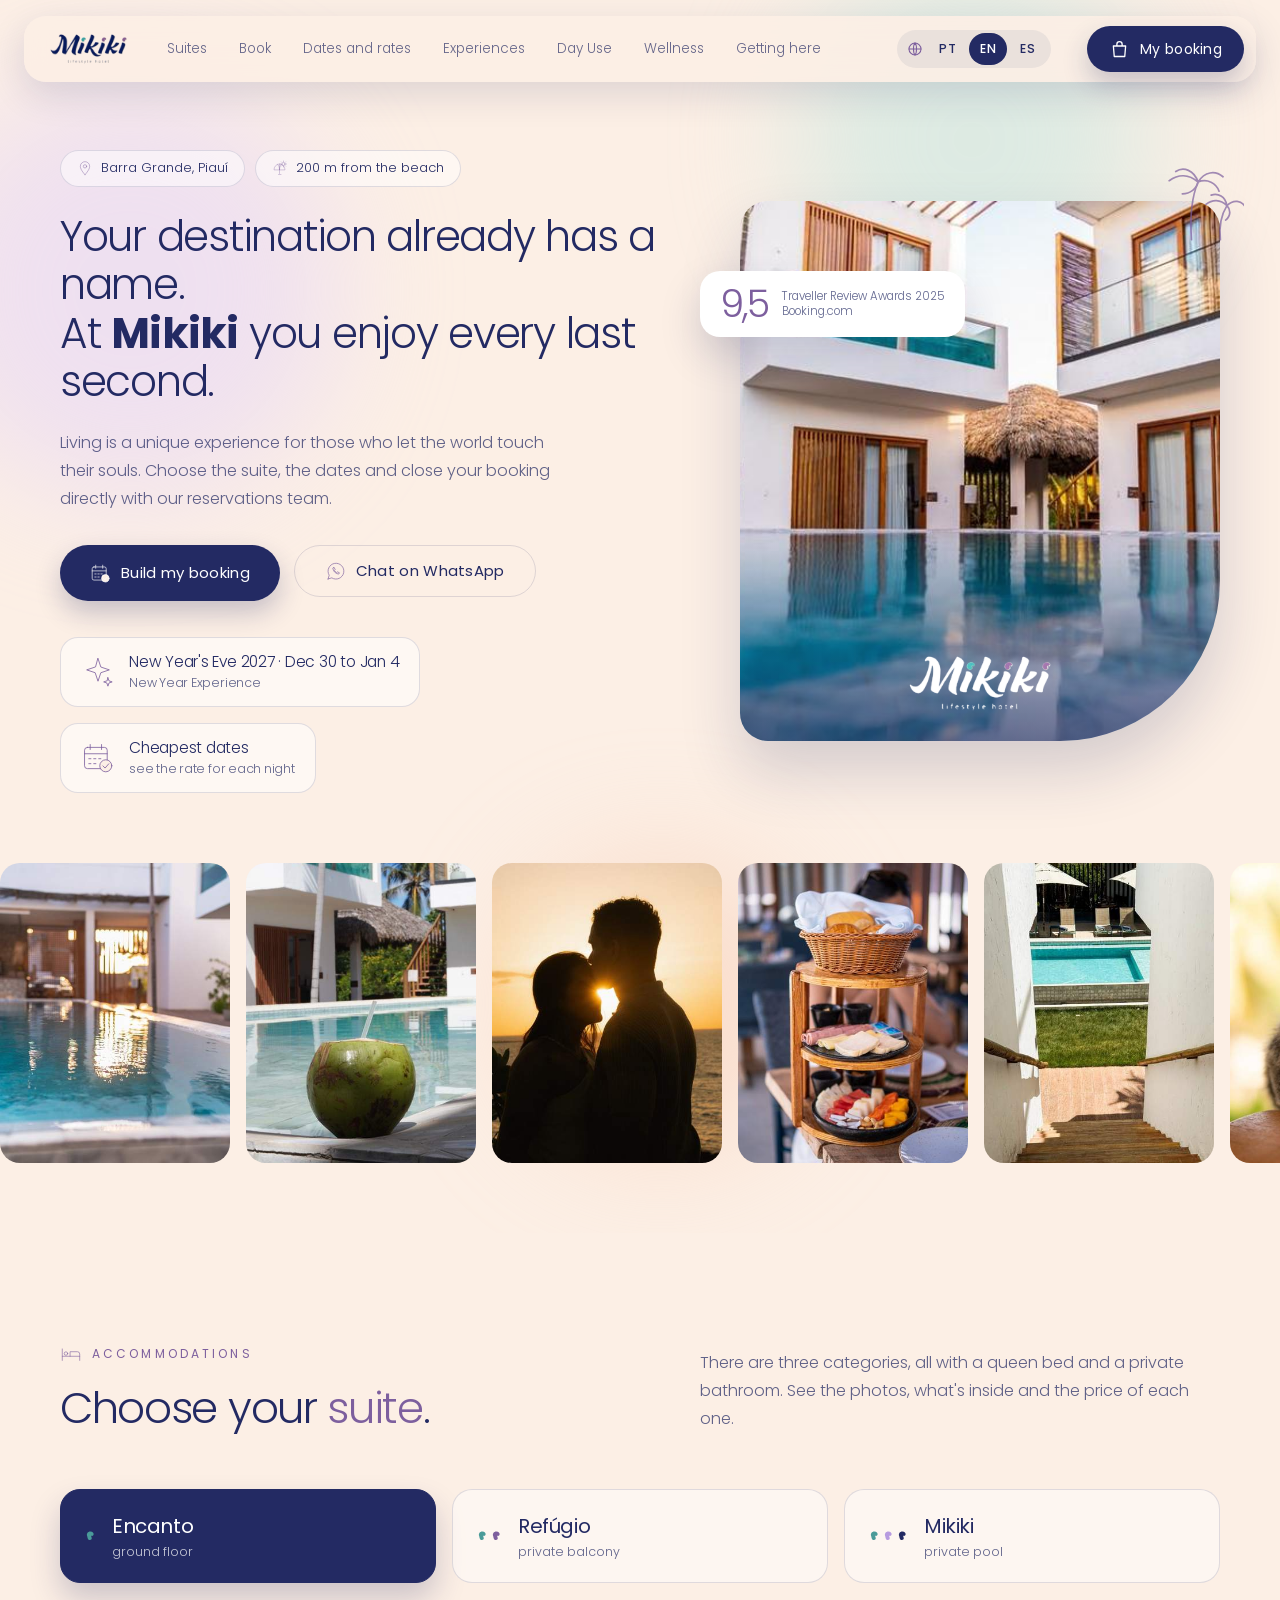
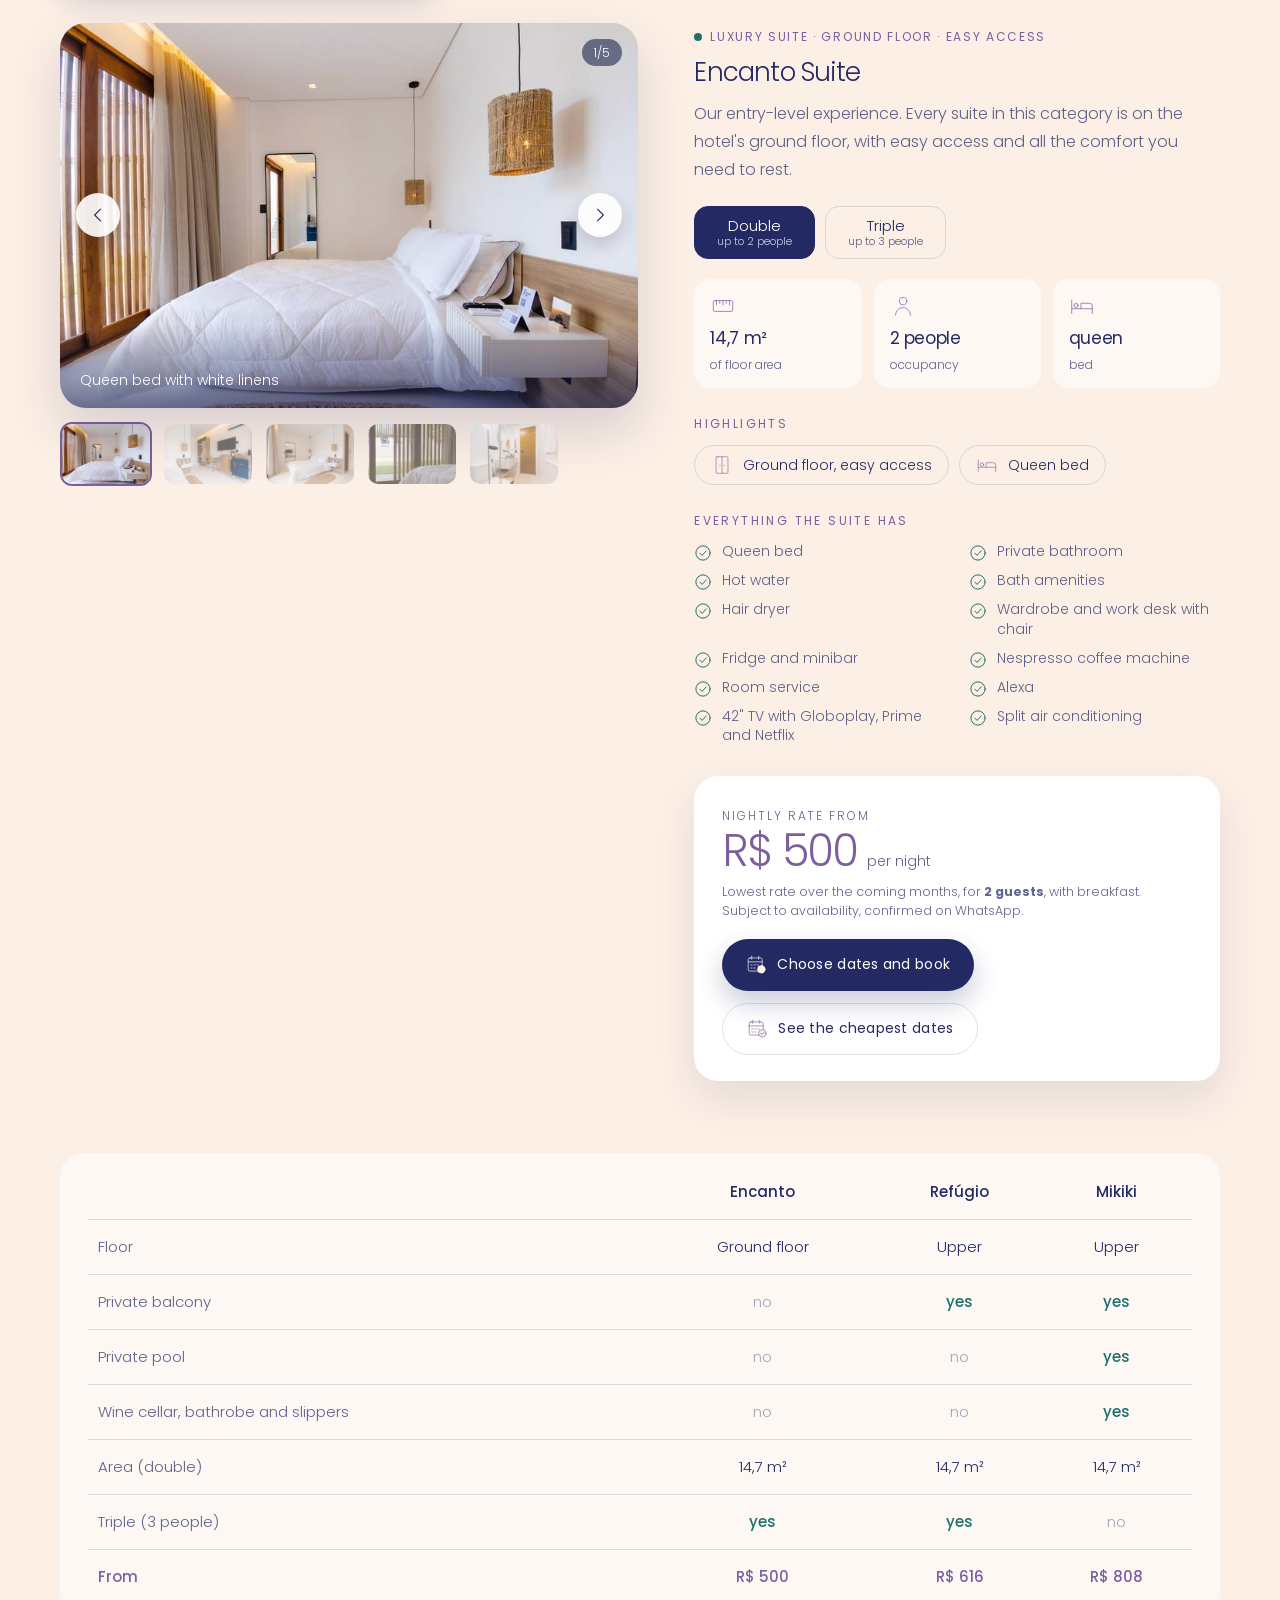
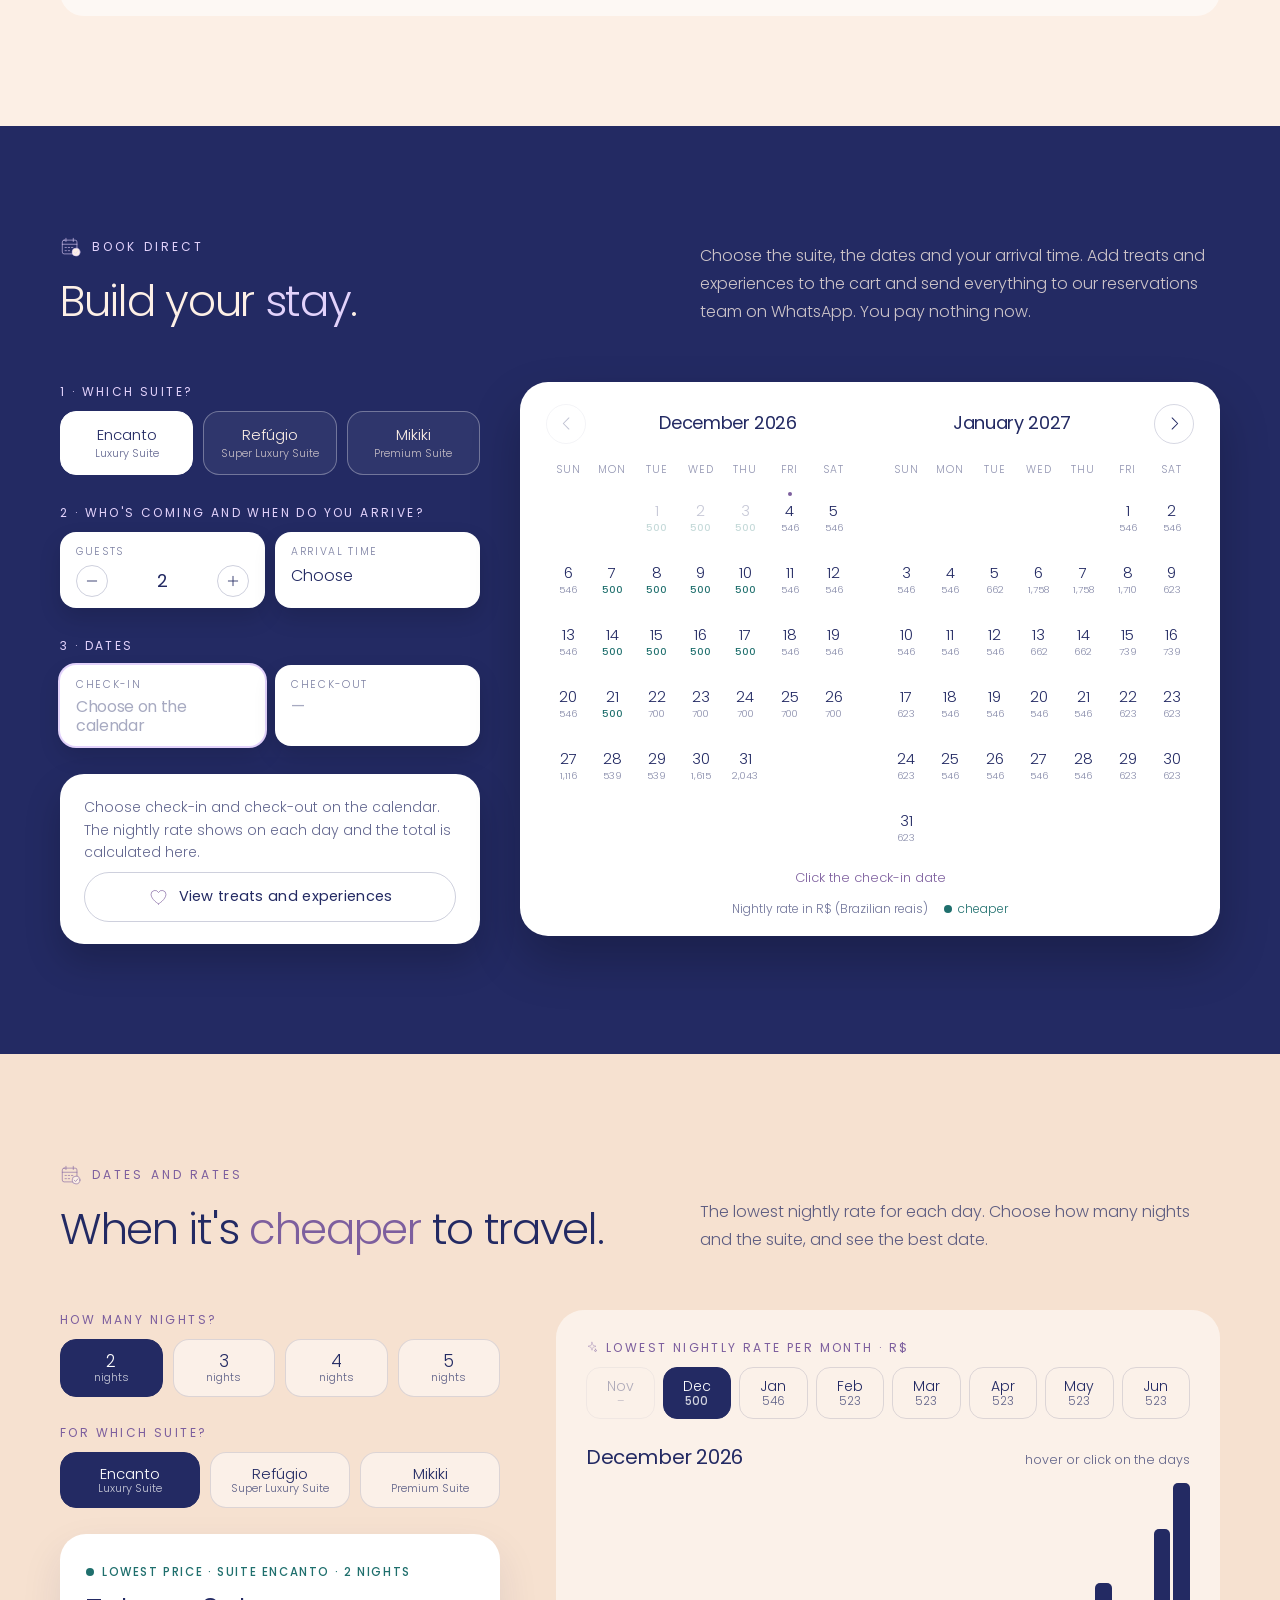
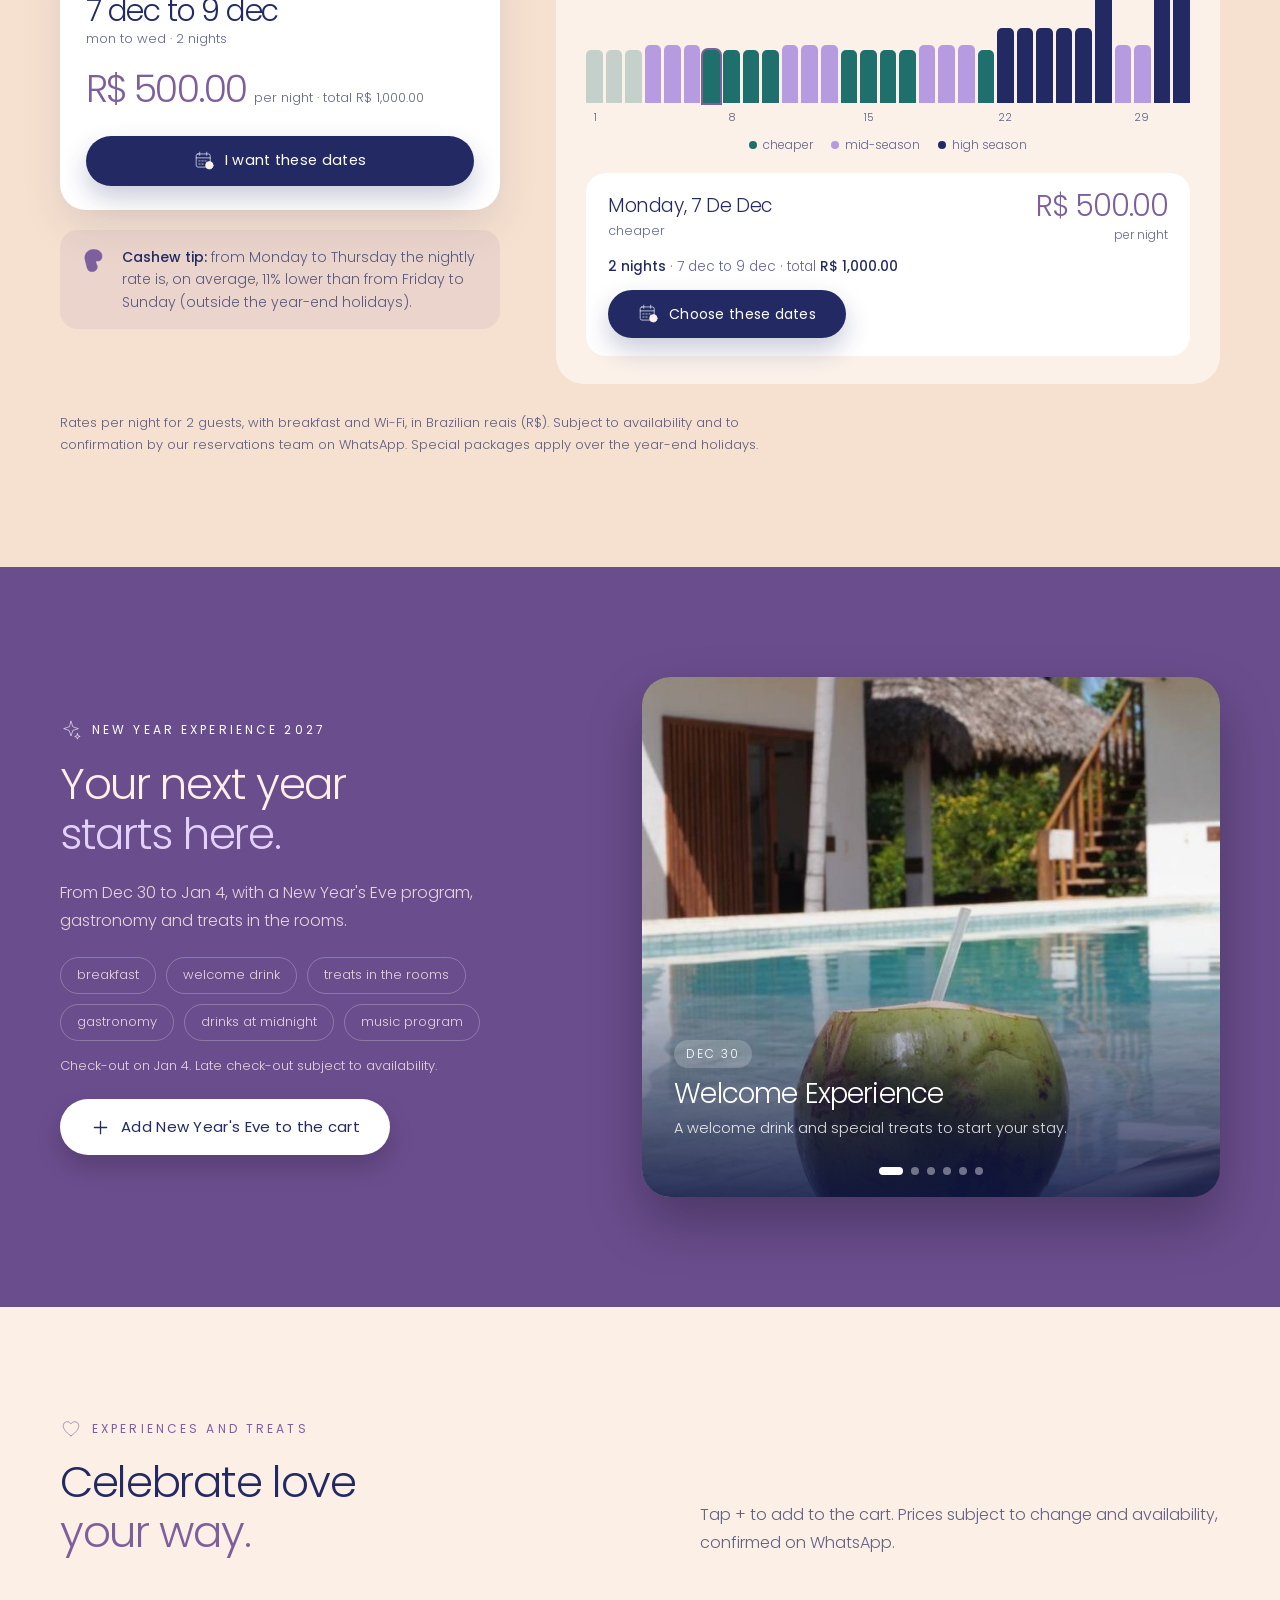
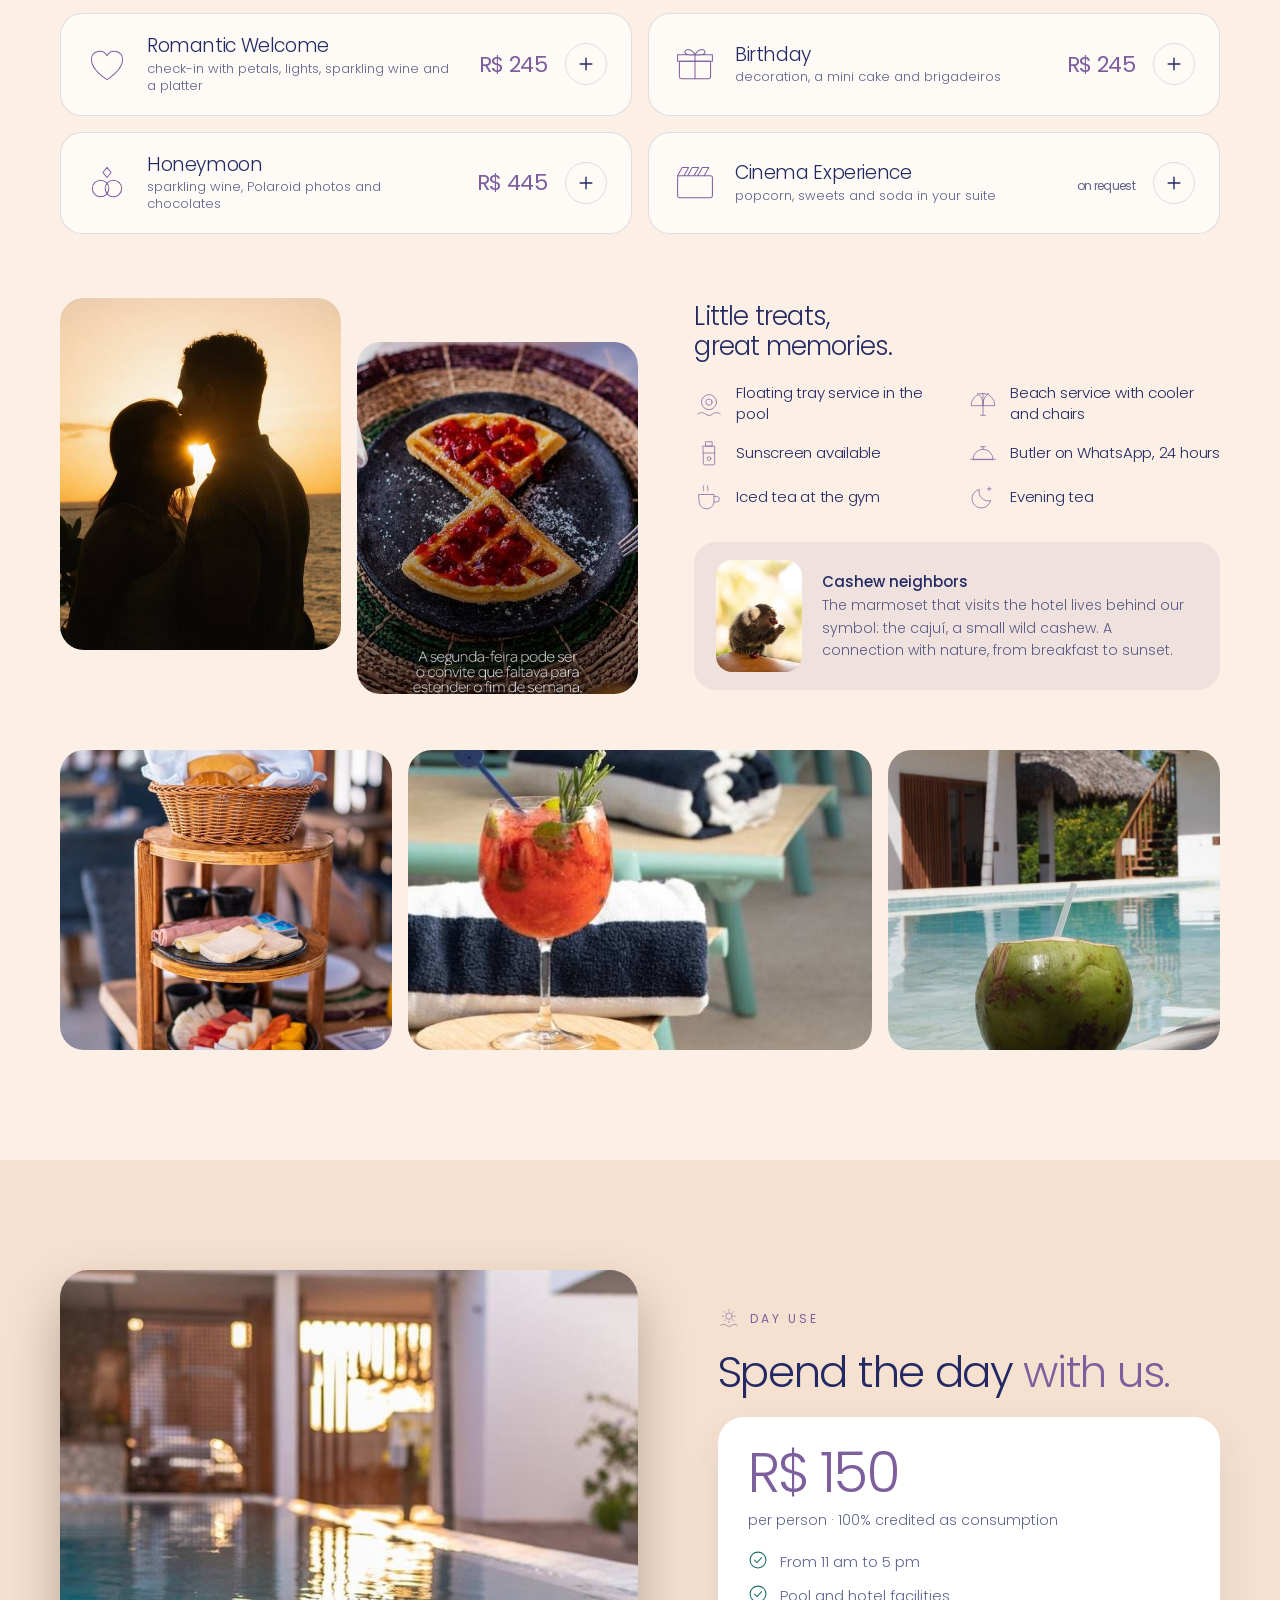
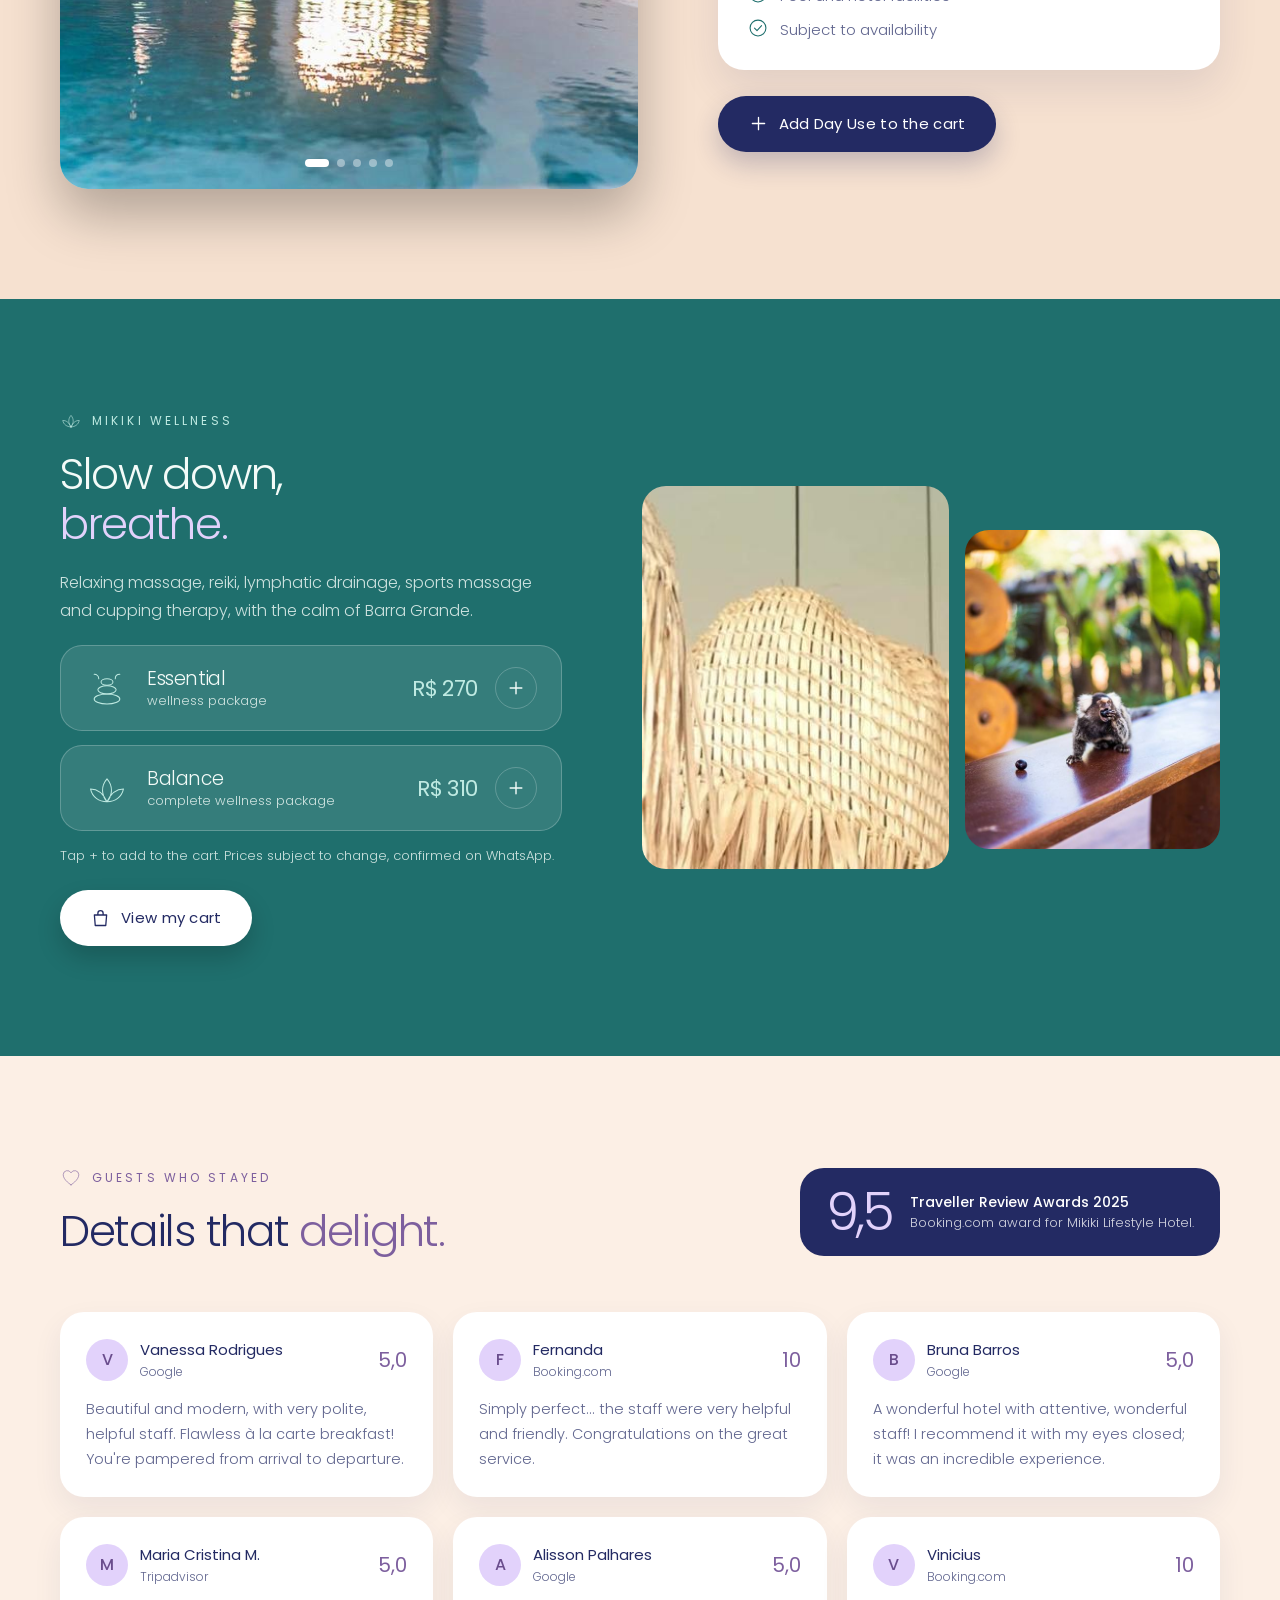
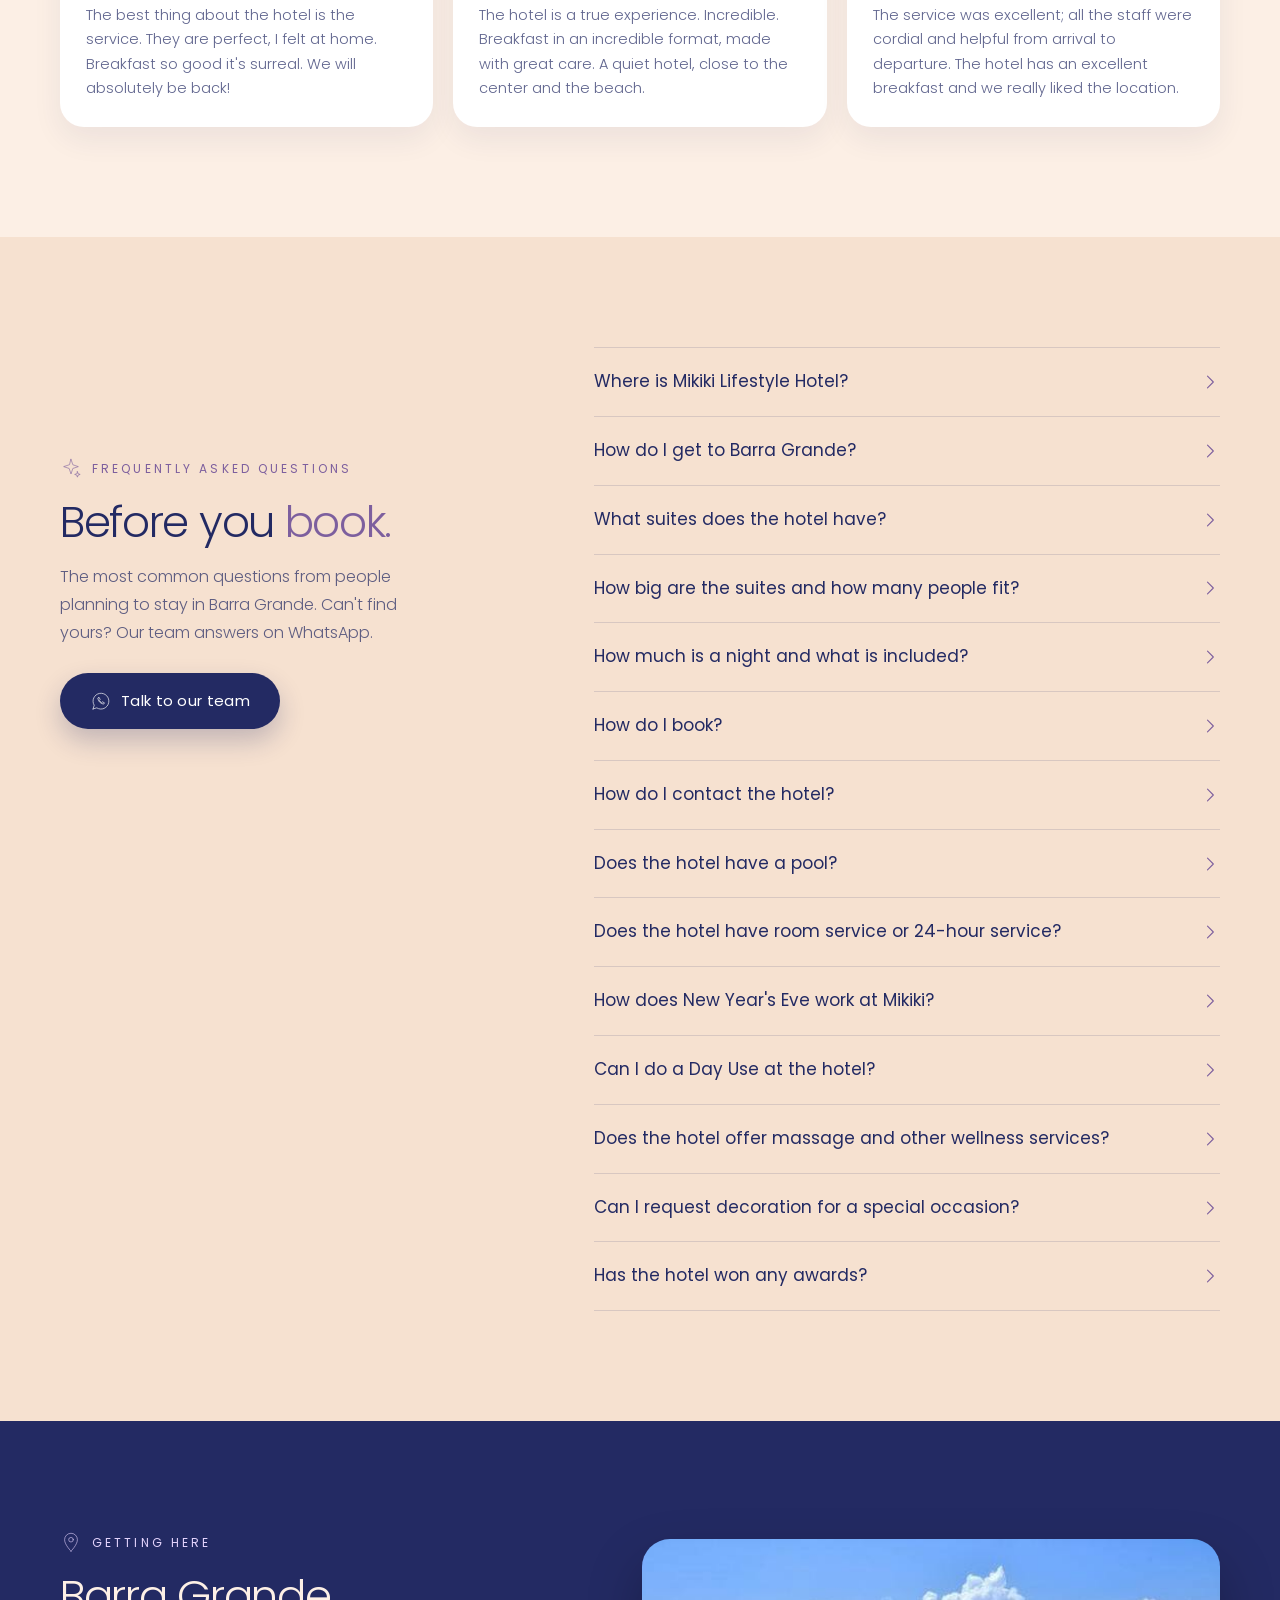
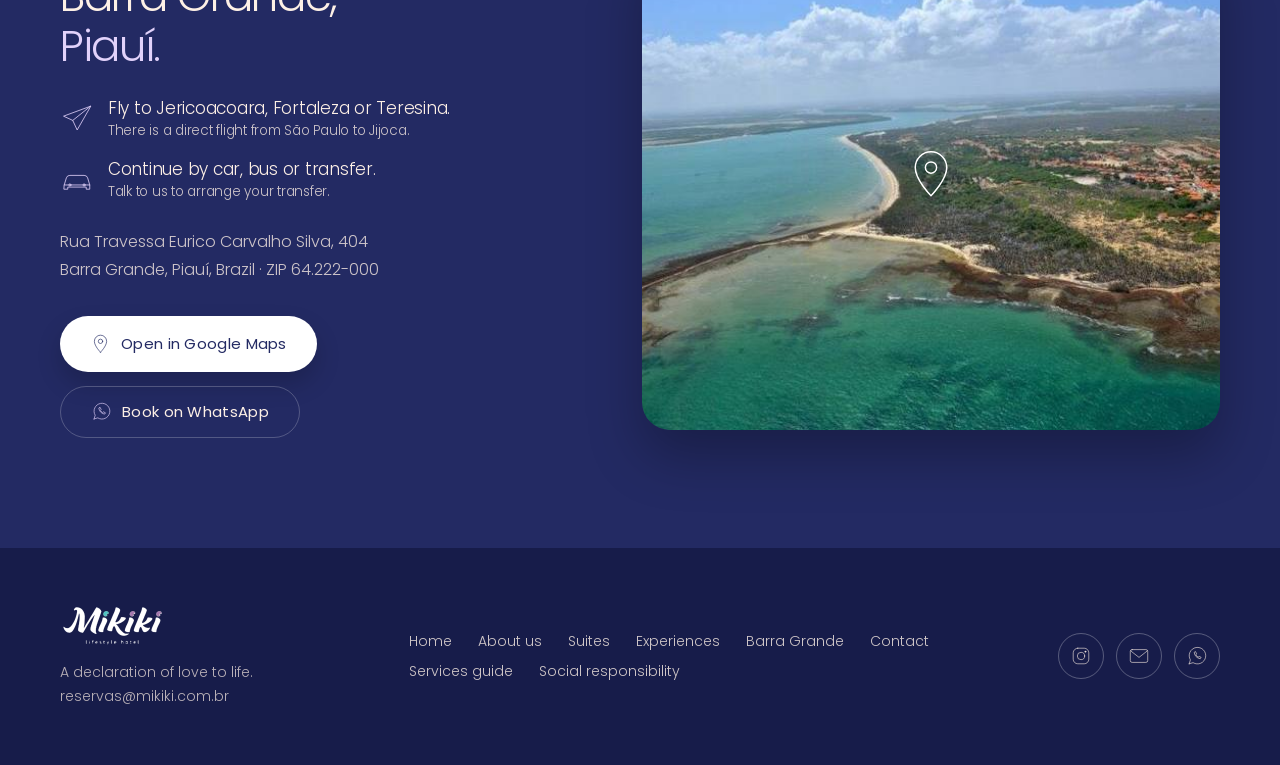
<file: index.html>
<!DOCTYPE html>
<html lang="pt-BR" data-lang="pt">
<head>
<meta charset="utf-8">
<meta name="viewport" content="width=device-width,initial-scale=1">
<title>Mikiki Lifestyle Hotel · Hotel em Barra Grande, Piauí</title>
<meta name="description" content="Mikiki Lifestyle Hotel: hotel em Barra Grande, Piauí, a 200 m da praia. Suítes Encanto, Refúgio e Mikiki com café da manhã e piscina. Reserva direta pelo WhatsApp.">
<meta name="robots" content="index,follow,max-image-preview:large,max-snippet:-1">
<link rel="canonical" href="https://mikiki.com.br/">
<link rel="alternate" hreflang="pt-BR" href="https://mikiki.com.br/">
<link rel="alternate" hreflang="en" href="https://mikiki.com.br/en.html">
<link rel="alternate" hreflang="es" href="https://mikiki.com.br/es.html">
<link rel="alternate" hreflang="x-default" href="https://mikiki.com.br/">
<meta name="theme-color" content="#fcefe5">
<meta property="og:type" content="website">
<meta property="og:locale" content="pt_BR">
<meta property="og:locale:alternate" content="en_US">
<meta property="og:locale:alternate" content="es_LA">
<meta property="og:site_name" content="Mikiki Lifestyle Hotel">
<meta property="og:title" content="Mikiki Lifestyle Hotel · Hotel em Barra Grande, Piauí">
<meta property="og:description" content="Mikiki Lifestyle Hotel: hotel em Barra Grande, Piauí, a 200 m da praia. Suítes Encanto, Refúgio e Mikiki com café da manhã e piscina. Reserva direta pelo WhatsApp.">
<meta property="og:url" content="https://mikiki.com.br/">
<meta property="og:image" content="https://mikiki.com.br/h0.jpg">
<meta name="twitter:card" content="summary_large_image">
<link rel="preload" href="poppins-300.woff2" as="font" type="font/woff2" crossorigin>
<link rel="preload" href="poppins-400.woff2" as="font" type="font/woff2" crossorigin>
<script>
/* primeira visita pela página em português: se o navegador estiver em inglês ou espanhol, abre a versão no idioma da pessoa. O botão PT / EN / ES sempre muda. */
try{var _p=localStorage.getItem('mk-lang'),_n=(navigator.language||'').slice(0,2).toLowerCase();
if(!_p&&!/[?&]l=pt/.test(location.search)&&(_n==='en'||_n==='es')&&location.protocol!=='file:')location.replace(_n+'.html'+location.search);}catch(e){}
</script><script>document.documentElement.className='js'</script>
<style>html{background:#fcefe5}body{margin:0;background:#fcefe5}
#static-snapshot{font-family:system-ui,-apple-system,sans-serif;color:#232a63;max-width:820px;margin:0 auto;padding:28px 20px 60px;line-height:1.65}
#static-snapshot h1{font-weight:300;font-size:30px;line-height:1.2;margin:0 0 14px}#static-snapshot h2{font-weight:400;font-size:22px;margin:34px 0 8px}#static-snapshot h3{font-weight:500;font-size:16px;margin:22px 0 6px}
#static-snapshot img{max-width:100%;height:auto;border-radius:14px;margin:10px 0}#static-snapshot a{color:#6a4d8d}
.js #static-snapshot{display:none}</style>
<script type="application/ld+json">
{
 "@context": "https://schema.org",
 "@graph": [
  {
   "@type": "WebSite",
   "@id": "https://mikiki.com.br/#website",
   "url": "https://mikiki.com.br/",
   "name": "Mikiki Lifestyle Hotel",
   "inLanguage": [
    "pt-BR",
    "en",
    "es"
   ],
   "publisher": {
    "@id": "https://mikiki.com.br/#hotel"
   }
  },
  {
   "@type": "WebPage",
   "@id": "https://mikiki.com.br/#webpage",
   "url": "https://mikiki.com.br/",
   "name": "Mikiki Lifestyle Hotel · Hotel em Barra Grande, Piauí",
   "description": "Mikiki Lifestyle Hotel: hotel em Barra Grande, Piauí, a 200 m da praia. Suítes Encanto, Refúgio e Mikiki com café da manhã e piscina. Reserva direta pelo WhatsApp.",
   "inLanguage": "pt-BR",
   "isPartOf": {
    "@id": "https://mikiki.com.br/#website"
   },
   "about": {
    "@id": "https://mikiki.com.br/#hotel"
   },
   "primaryImageOfPage": {
    "@type": "ImageObject",
    "url": "https://mikiki.com.br/h0.jpg"
   }
  },
  {
   "@type": "Hotel",
   "@id": "https://mikiki.com.br/#hotel",
   "name": "Mikiki Lifestyle Hotel",
   "alternateName": [
    "Mikiki",
    "Mikiki Hotel"
   ],
   "slogan": "Uma declaração de amor à vida.",
   "description": "Hotel em Barra Grande, Piauí, a 200 m da praia, com três categorias de suíte (Encanto, Refúgio e Mikiki), café da manhã incluso nas diárias, piscina, Day Use e Wellness.",
   "url": "https://mikiki.com.br/",
   "logo": {
    "@type": "ImageObject",
    "url": "https://mikiki.com.br/logo-navy.png"
   },
   "image": [
    "https://mikiki.com.br/h0.jpg",
    "https://mikiki.com.br/suite0.jpg",
    "https://mikiki.com.br/suite5.jpg",
    "https://mikiki.com.br/suite11.jpg"
   ],
   "telephone": "+5586999426066",
   "email": "reservas@mikiki.com.br",
   "address": {
    "@type": "PostalAddress",
    "streetAddress": "Rua Travessa Eurico Carvalho Silva, 404",
    "addressLocality": "Cajueiro da Praia",
    "addressRegion": "PI",
    "postalCode": "64222-000",
    "addressCountry": "BR"
   },
   "geo": {
    "@type": "GeoCoordinates",
    "latitude": -2.9100522,
    "longitude": -41.4065898
   },
   "hasMap": "https://goo.gl/maps/ivREm6mHMSvs5neB9",
   "areaServed": {
    "@type": "Place",
    "name": "Barra Grande, Cajueiro da Praia, Piauí"
   },
   "priceRange": "A partir de R$ 500 por noite",
   "award": "Traveller Review Awards 2025 (Booking.com)",
   "availableLanguage": [
    "pt-BR",
    "en",
    "es"
   ],
   "amenityFeature": [
    {
     "@type": "LocationFeatureSpecification",
     "name": "Piscina",
     "value": true
    },
    {
     "@type": "LocationFeatureSpecification",
     "name": "Café da manhã incluso",
     "value": true
    },
    {
     "@type": "LocationFeatureSpecification",
     "name": "Wi-Fi",
     "value": true
    },
    {
     "@type": "LocationFeatureSpecification",
     "name": "Room service",
     "value": true
    },
    {
     "@type": "LocationFeatureSpecification",
     "name": "Mordomo pelo WhatsApp 24 horas",
     "value": true
    }
   ],
   "contactPoint": [
    {
     "@type": "ContactPoint",
     "contactType": "reservations",
     "telephone": "+5586999426066",
     "email": "reservas@mikiki.com.br",
     "availableLanguage": [
      "pt-BR",
      "en",
      "es"
     ]
    }
   ],
   "sameAs": [
    "https://www.instagram.com/mikiki.hotel/",
    "https://mikiki.com.br/",
    "https://goo.gl/maps/ivREm6mHMSvs5neB9"
   ],
   "containsPlace": [
    {
     "@type": "HotelRoom",
     "@id": "https://mikiki.com.br/#encanto",
     "name": "Suíte Encanto (Suíte Luxo)",
     "description": "Nossa experiência de entrada. Todas as suítes dessa categoria ficam no térreo do hotel, com acesso fácil e todo o conforto para o seu descanso.",
     "image": [
      "https://mikiki.com.br/suite0.jpg",
      "https://mikiki.com.br/suite1.jpg"
     ],
     "occupancy": {
      "@type": "QuantitativeValue",
      "minValue": 1,
      "maxValue": 3,
      "unitText": "hóspedes"
     },
     "floorSize": {
      "@type": "QuantitativeValue",
      "value": 14.7,
      "unitCode": "MTK"
     },
     "bed": {
      "@type": "BedDetails",
      "numberOfBeds": 1,
      "typeOfBed": "Cama queen"
     },
     "amenityFeature": [
      {
       "@type": "LocationFeatureSpecification",
       "name": "Cama queen",
       "value": true
      },
      {
       "@type": "LocationFeatureSpecification",
       "name": "Banheiro privativo",
       "value": true
      },
      {
       "@type": "LocationFeatureSpecification",
       "name": "Água aquecida",
       "value": true
      },
      {
       "@type": "LocationFeatureSpecification",
       "name": "Amenidades de banho",
       "value": true
      },
      {
       "@type": "LocationFeatureSpecification",
       "name": "Alexa",
       "value": true
      },
      {
       "@type": "LocationFeatureSpecification",
       "name": "Secador de cabelo",
       "value": true
      },
      {
       "@type": "LocationFeatureSpecification",
       "name": "Armário e bancada de trabalho com cadeira",
       "value": true
      },
      {
       "@type": "LocationFeatureSpecification",
       "name": "Frigobar e minibar",
       "value": true
      },
      {
       "@type": "LocationFeatureSpecification",
       "name": "Cafeteira Nespresso",
       "value": true
      },
      {
       "@type": "LocationFeatureSpecification",
       "name": "Room service",
       "value": true
      },
      {
       "@type": "LocationFeatureSpecification",
       "name": "TV 42\" com Globoplay, Prime e Netflix",
       "value": true
      },
      {
       "@type": "LocationFeatureSpecification",
       "name": "Ar split",
       "value": true
      },
      {
       "@type": "LocationFeatureSpecification",
       "name": "Térreo, com acesso fácil",
       "value": true
      },
      {
       "@type": "LocationFeatureSpecification",
       "name": "Cama queen",
       "value": true
      }
     ]
    },
    {
     "@type": "HotelRoom",
     "@id": "https://mikiki.com.br/#refugio",
     "name": "Suíte Refúgio (Suíte Super Luxo)",
     "description": "Nossa experiência intermediária. Todas as suítes dessa categoria ficam no andar superior do hotel e têm varanda privativa para o café da manhã, o pôr do sol e o tempo a dois.",
     "image": [
      "https://mikiki.com.br/suite5.jpg",
      "https://mikiki.com.br/suite6.jpg"
     ],
     "occupancy": {
      "@type": "QuantitativeValue",
      "minValue": 1,
      "maxValue": 3,
      "unitText": "hóspedes"
     },
     "floorSize": {
      "@type": "QuantitativeValue",
      "value": 14.7,
      "unitCode": "MTK"
     },
     "bed": {
      "@type": "BedDetails",
      "numberOfBeds": 1,
      "typeOfBed": "Cama queen"
     },
     "amenityFeature": [
      {
       "@type": "LocationFeatureSpecification",
       "name": "Cama queen",
       "value": true
      },
      {
       "@type": "LocationFeatureSpecification",
       "name": "Banheiro privativo",
       "value": true
      },
      {
       "@type": "LocationFeatureSpecification",
       "name": "Água aquecida",
       "value": true
      },
      {
       "@type": "LocationFeatureSpecification",
       "name": "Amenidades de banho",
       "value": true
      },
      {
       "@type": "LocationFeatureSpecification",
       "name": "Alexa",
       "value": true
      },
      {
       "@type": "LocationFeatureSpecification",
       "name": "Secador de cabelo",
       "value": true
      },
      {
       "@type": "LocationFeatureSpecification",
       "name": "Armário e bancada de trabalho com cadeira",
       "value": true
      },
      {
       "@type": "LocationFeatureSpecification",
       "name": "Frigobar e minibar",
       "value": true
      },
      {
       "@type": "LocationFeatureSpecification",
       "name": "Cafeteira Nespresso",
       "value": true
      },
      {
       "@type": "LocationFeatureSpecification",
       "name": "Room service",
       "value": true
      },
      {
       "@type": "LocationFeatureSpecification",
       "name": "TV 42\" com Globoplay, Prime e Netflix",
       "value": true
      },
      {
       "@type": "LocationFeatureSpecification",
       "name": "Ar split",
       "value": true
      },
      {
       "@type": "LocationFeatureSpecification",
       "name": "Varanda privativa",
       "value": true
      },
      {
       "@type": "LocationFeatureSpecification",
       "name": "Cama queen",
       "value": true
      }
     ]
    },
    {
     "@type": "HotelRoom",
     "@id": "https://mikiki.com.br/#mikiki",
     "name": "Suíte Mikiki (Suíte Premium)",
     "description": "Nossa experiência de maior valor agregado. Todas as suítes dessa categoria ficam no andar superior, com piscina privativa na varanda e vista panorâmica do hotel.",
     "image": [
      "https://mikiki.com.br/suite11.jpg",
      "https://mikiki.com.br/suite12.jpg"
     ],
     "occupancy": {
      "@type": "QuantitativeValue",
      "minValue": 1,
      "maxValue": 2,
      "unitText": "hóspedes"
     },
     "floorSize": {
      "@type": "QuantitativeValue",
      "value": 14.7,
      "unitCode": "MTK"
     },
     "bed": {
      "@type": "BedDetails",
      "numberOfBeds": 1,
      "typeOfBed": "Cama queen"
     },
     "amenityFeature": [
      {
       "@type": "LocationFeatureSpecification",
       "name": "Cama queen",
       "value": true
      },
      {
       "@type": "LocationFeatureSpecification",
       "name": "Banheiro privativo",
       "value": true
      },
      {
       "@type": "LocationFeatureSpecification",
       "name": "Água aquecida",
       "value": true
      },
      {
       "@type": "LocationFeatureSpecification",
       "name": "Amenidades de banho",
       "value": true
      },
      {
       "@type": "LocationFeatureSpecification",
       "name": "Alexa com iluminação inteligente",
       "value": true
      },
      {
       "@type": "LocationFeatureSpecification",
       "name": "Secador de cabelo",
       "value": true
      },
      {
       "@type": "LocationFeatureSpecification",
       "name": "Armário e bancada de trabalho com cadeira",
       "value": true
      },
      {
       "@type": "LocationFeatureSpecification",
       "name": "Frigobar e minibar",
       "value": true
      },
      {
       "@type": "LocationFeatureSpecification",
       "name": "Cafeteira Nespresso",
       "value": true
      },
      {
       "@type": "LocationFeatureSpecification",
       "name": "Room service",
       "value": true
      },
      {
       "@type": "LocationFeatureSpecification",
       "name": "TV 42\" com Globoplay, Prime e Netflix",
       "value": true
      },
      {
       "@type": "LocationFeatureSpecification",
       "name": "Ar split",
       "value": true
      },
      {
       "@type": "LocationFeatureSpecification",
       "name": "Piscina privativa na varanda",
       "value": true
      },
      {
       "@type": "LocationFeatureSpecification",
       "name": "Vista panorâmica do hotel",
       "value": true
      },
      {
       "@type": "LocationFeatureSpecification",
       "name": "Adega climatizada",
       "value": true
      },
      {
       "@type": "LocationFeatureSpecification",
       "name": "Roupões e pantufas",
       "value": true
      }
     ]
    }
   ],
   "makesOffer": [
    {
     "@type": "Offer",
     "name": "Suíte Encanto, duplo",
     "itemOffered": {
      "@id": "https://mikiki.com.br/#encanto"
     },
     "price": 500,
     "priceCurrency": "BRL",
     "url": "https://mikiki.com.br/#reservar",
     "description": "Diária a partir de R$ 500 para 2 hóspedes, com café da manhã e Wi-Fi. Valor varia por data; consultado em 10/11/2026.",
     "priceSpecification": {
      "@type": "UnitPriceSpecification",
      "price": 500,
      "priceCurrency": "BRL",
      "unitText": "noite"
     },
     "seller": {
      "@id": "https://mikiki.com.br/#hotel"
     }
    },
    {
     "@type": "Offer",
     "name": "Suíte Encanto, triplo",
     "itemOffered": {
      "@id": "https://mikiki.com.br/#encanto"
     },
     "price": 539,
     "priceCurrency": "BRL",
     "url": "https://mikiki.com.br/#reservar",
     "description": "Diária a partir de R$ 539 para 3 hóspedes, com café da manhã e Wi-Fi. Valor varia por data; consultado em 10/11/2026.",
     "priceSpecification": {
      "@type": "UnitPriceSpecification",
      "price": 539,
      "priceCurrency": "BRL",
      "unitText": "noite"
     },
     "seller": {
      "@id": "https://mikiki.com.br/#hotel"
     }
    },
    {
     "@type": "Offer",
     "name": "Suíte Refúgio, duplo",
     "itemOffered": {
      "@id": "https://mikiki.com.br/#refugio"
     },
     "price": 616,
     "priceCurrency": "BRL",
     "url": "https://mikiki.com.br/#reservar",
     "description": "Diária a partir de R$ 616 para 2 hóspedes, com café da manhã e Wi-Fi. Valor varia por data; consultado em 10/11/2026.",
     "priceSpecification": {
      "@type": "UnitPriceSpecification",
      "price": 616,
      "priceCurrency": "BRL",
      "unitText": "noite"
     },
     "seller": {
      "@id": "https://mikiki.com.br/#hotel"
     }
    },
    {
     "@type": "Offer",
     "name": "Suíte Refúgio, triplo",
     "itemOffered": {
      "@id": "https://mikiki.com.br/#refugio"
     },
     "price": 654,
     "priceCurrency": "BRL",
     "url": "https://mikiki.com.br/#reservar",
     "description": "Diária a partir de R$ 654 para 3 hóspedes, com café da manhã e Wi-Fi. Valor varia por data; consultado em 10/11/2026.",
     "priceSpecification": {
      "@type": "UnitPriceSpecification",
      "price": 654,
      "priceCurrency": "BRL",
      "unitText": "noite"
     },
     "seller": {
      "@id": "https://mikiki.com.br/#hotel"
     }
    },
    {
     "@type": "Offer",
     "name": "Suíte Mikiki, duplo",
     "itemOffered": {
      "@id": "https://mikiki.com.br/#mikiki"
     },
     "price": 808,
     "priceCurrency": "BRL",
     "url": "https://mikiki.com.br/#reservar",
     "description": "Diária a partir de R$ 808 para 2 hóspedes, com café da manhã e Wi-Fi. Valor varia por data; consultado em 10/11/2026.",
     "priceSpecification": {
      "@type": "UnitPriceSpecification",
      "price": 808,
      "priceCurrency": "BRL",
      "unitText": "noite"
     },
     "seller": {
      "@id": "https://mikiki.com.br/#hotel"
     }
    },
    {
     "@type": "Offer",
     "name": "Day Use Mikiki",
     "price": 150,
     "priceCurrency": "BRL",
     "url": "https://mikiki.com.br/#reservar",
     "itemOffered": {
      "@type": "Service",
      "name": "Day Use Mikiki",
      "description": "Das 11h às 17h, com piscina e estrutura do hotel, 100% em consumação, por pessoa, mediante disponibilidade.",
      "provider": {
       "@id": "https://mikiki.com.br/#hotel"
      }
     },
     "seller": {
      "@id": "https://mikiki.com.br/#hotel"
     }
    },
    {
     "@type": "Offer",
     "name": "Mikiki Wellness: pacote Essencial",
     "price": 270,
     "priceCurrency": "BRL",
     "url": "https://mikiki.com.br/#reservar",
     "itemOffered": {
      "@type": "Service",
      "name": "Mikiki Wellness: pacote Essencial",
      "description": "Pacote de bem-estar com massagem relaxante, reiki, drenagem linfática, massagem esportiva e ventosaterapia.",
      "provider": {
       "@id": "https://mikiki.com.br/#hotel"
      }
     },
     "seller": {
      "@id": "https://mikiki.com.br/#hotel"
     }
    },
    {
     "@type": "Offer",
     "name": "Mikiki Wellness: pacote Equilíbrio",
     "price": 310,
     "priceCurrency": "BRL",
     "url": "https://mikiki.com.br/#reservar",
     "itemOffered": {
      "@type": "Service",
      "name": "Mikiki Wellness: pacote Equilíbrio",
      "description": "Pacote completo de bem-estar com massagem relaxante, reiki, drenagem linfática, massagem esportiva e ventosaterapia.",
      "provider": {
       "@id": "https://mikiki.com.br/#hotel"
      }
     },
     "seller": {
      "@id": "https://mikiki.com.br/#hotel"
     }
    }
   ]
  },
  {
   "@type": "FAQPage",
   "@id": "https://mikiki.com.br/#faq",
   "inLanguage": "pt-BR",
   "mainEntity": [
    {
     "@type": "Question",
     "name": "Onde fica o Mikiki Lifestyle Hotel?",
     "acceptedAnswer": {
      "@type": "Answer",
      "text": "O Mikiki fica em Barra Grande, no Piauí (município de Cajueiro da Praia), a 200 m da praia. O endereço é Rua Travessa Eurico Carvalho Silva, 404, CEP 64.222-000."
     }
    },
    {
     "@type": "Question",
     "name": "Como chegar a Barra Grande?",
     "acceptedAnswer": {
      "@type": "Answer",
      "text": "Voe para Jericoacoara, Fortaleza ou Teresina; há voo direto de São Paulo para Jijoca. De lá, siga de carro, ônibus ou transfer. A central organiza o traslado pelo WhatsApp."
     }
    },
    {
     "@type": "Question",
     "name": "Quais são as suítes do hotel?",
     "acceptedAnswer": {
      "@type": "Answer",
      "text": "São três categorias, todas com cama queen e banheiro privativo: Encanto (Suíte Luxo, no térreo), Refúgio (Suíte Super Luxo, no andar superior, com varanda privativa) e Mikiki (Suíte Premium, no andar superior, com piscina privativa na varanda)."
     }
    },
    {
     "@type": "Question",
     "name": "Qual o tamanho das suítes e quantas pessoas cabem?",
     "acceptedAnswer": {
      "@type": "Answer",
      "text": "A suíte dupla tem 14,7 m² e acomoda até 2 pessoas. Encanto e Refúgio também têm a versão triplo, de 18 m², com cama queen e cama de solteiro, para até 3 pessoas. A Suíte Mikiki é só dupla."
     }
    },
    {
     "@type": "Question",
     "name": "Quanto custa a diária e o que está incluso?",
     "acceptedAnswer": {
      "@type": "Answer",
      "text": "O valor muda conforme a data e a suíte, e já inclui café da manhã e Wi-Fi. Escolha as datas no calendário de reserva para ver a diária de cada noite, ou fale com a central pelo WhatsApp."
     }
    },
    {
     "@type": "Question",
     "name": "Como faço a reserva?",
     "acceptedAnswer": {
      "@type": "Answer",
      "text": "A reserva fecha direto com a central pelo WhatsApp, no número (86) 99942-6066. Você escolhe a suíte, as datas e o horário de chegada, junta mimos e experiências no carrinho e envia a mensagem. Você não paga nada agora: a central confirma a disponibilidade e combina o pagamento com você."
     }
    },
    {
     "@type": "Question",
     "name": "Como falo com o hotel?",
     "acceptedAnswer": {
      "@type": "Answer",
      "text": "Pela central de reservas no WhatsApp e telefone +55 86 99942-6066, pelo e-mail reservas@mikiki.com.br ou pelo Instagram @mikiki.hotel."
     }
    },
    {
     "@type": "Question",
     "name": "O hotel tem piscina?",
     "acceptedAnswer": {
      "@type": "Answer",
      "text": "Sim. O hotel tem piscina, com serviço flutuante, e a Suíte Mikiki ainda tem piscina privativa na varanda."
     }
    },
    {
     "@type": "Question",
     "name": "O hotel tem room service ou atendimento 24 horas?",
     "acceptedAnswer": {
      "@type": "Answer",
      "text": "Todas as suítes têm room service, e o mordomo atende pelo WhatsApp 24 horas."
     }
    },
    {
     "@type": "Question",
     "name": "Como funciona o Réveillon no Mikiki?",
     "acceptedAnswer": {
      "@type": "Answer",
      "text": "O New Year Experience 2027 vai de 30/12 a 04/01, com café da manhã, welcome drink, mimos nos quartos, gastronomia, bebidas na virada e programação musical. O check-out é em 04/01, com late check-out conforme disponibilidade. Nas festas de fim de ano valem pacotes especiais: peça o valor à central."
     }
    },
    {
     "@type": "Question",
     "name": "Dá para fazer Day Use no hotel?",
     "acceptedAnswer": {
      "@type": "Answer",
      "text": "Sim. O Day Use custa R$ 150 por pessoa, com 100% em consumação, das 11h às 17h, com acesso à piscina e à estrutura do hotel, mediante disponibilidade."
     }
    },
    {
     "@type": "Question",
     "name": "O hotel tem massagem e outros serviços de bem-estar?",
     "acceptedAnswer": {
      "@type": "Answer",
      "text": "Sim. O Mikiki Wellness oferece massagem relaxante, reiki, drenagem linfática, massagem esportiva e ventosaterapia, em dois pacotes: Essencial (R$ 270) e Equilíbrio (R$ 310)."
     }
    },
    {
     "@type": "Question",
     "name": "Dá para pedir decoração para uma data especial?",
     "acceptedAnswer": {
      "@type": "Answer",
      "text": "Sim. Há mimos para celebrar: Romântico Welcome (R$ 245), Aniversário (R$ 245), Honeymoon (R$ 445) e Experiência de Cinema (sob consulta). Os valores estão sujeitos a alteração e à disponibilidade, e a central confirma tudo pelo WhatsApp."
     }
    },
    {
     "@type": "Question",
     "name": "O hotel recebeu algum prêmio?",
     "acceptedAnswer": {
      "@type": "Answer",
      "text": "Sim. O Mikiki Lifestyle Hotel recebeu o Traveller Review Awards 2025, prêmio do Booking.com, com selo de nota 9,5."
     }
    }
   ]
  }
 ]
}
</script>
</head>
<body>

<!-- Texto estático: o que as IAs e buscadores sem JavaScript leem. Sai quando o layout interativo (mesmo conteúdo) carrega. -->
<main id="static-snapshot" lang="pt-BR">
<h1>Mikiki Lifestyle Hotel: hotel em Barra Grande, Piauí</h1>
<p>O Mikiki Lifestyle Hotel fica em Barra Grande, no Piauí (município de Cajueiro da Praia), a 200 m da praia. São três categorias de suíte, todas com cama queen e banheiro privativo, com café da manhã e Wi-Fi nas diárias. A reserva fecha direto com a central pelo WhatsApp.</p>
<img src="h0.jpg" alt="Piscina e suítes do Mikiki Lifestyle Hotel, em Barra Grande, Piauí" width="760" loading="lazy">
<h2>Endereço e contato</h2><ul><li>Hotel: Mikiki Lifestyle Hotel</li><li>Endereço: Rua Travessa Eurico Carvalho Silva, 404, Barra Grande, Cajueiro da Praia, Piauí, CEP 64.222-000</li><li>Central de reservas e WhatsApp: <a href="https://wa.me/5586999426066">+55 86 99942-6066</a></li><li>E-mail: <a href="mailto:reservas@mikiki.com.br">reservas@mikiki.com.br</a></li><li>Instagram: <a href="https://www.instagram.com/mikiki.hotel/">@mikiki.hotel</a></li><li>Mapa: <a href="https://goo.gl/maps/ivREm6mHMSvs5neB9">Google Maps</a></li><li>Site oficial: <a href="https://mikiki.com.br/">mikiki.com.br</a></li></ul>
<h2>Suítes e valores</h2><p>Valores por noite para 2 hóspedes, com café da manhã e Wi-Fi, em reais (R$), consultados em 10/11/2026. Variam por data e dependem de disponibilidade; o calendário de reserva mostra a diária de cada noite.</p>
<h3>Suíte Encanto (Suíte Luxo)</h3><img src="suite0.jpg" alt="Suíte Encanto: quarto e cama queen" width="520" loading="lazy"><p>Nossa experiência de entrada. Todas as suítes dessa categoria ficam no térreo do hotel, com acesso fácil e todo o conforto para o seu descanso. Fica no térreo, com acesso fácil.</p><p>Duplo (até 2 pessoas, 14,7 m²): a partir de R$ 500 por noite. Triplo (até 3 pessoas, 18 m²): a partir de R$ 539 por noite.</p><p>Destaques: Térreo, com acesso fácil, Cama queen.</p><p>Inclui: Cama queen, Banheiro privativo, Água aquecida, Amenidades de banho, Alexa, Secador de cabelo, Armário e bancada de trabalho com cadeira, Frigobar e minibar, Cafeteira Nespresso, Room service, TV 42&quot; com Globoplay, Prime e Netflix, Ar split.</p>
<h3>Suíte Refúgio (Suíte Super Luxo)</h3><img src="suite5.jpg" alt="Suíte Refúgio: quarto e cama queen" width="520" loading="lazy"><p>Nossa experiência intermediária. Todas as suítes dessa categoria ficam no andar superior do hotel e têm varanda privativa para o café da manhã, o pôr do sol e o tempo a dois. Fica no andar superior, com varanda privativa.</p><p>Duplo (até 2 pessoas, 14,7 m²): a partir de R$ 616 por noite. Triplo (até 3 pessoas, 18 m²): a partir de R$ 654 por noite.</p><p>Destaques: Varanda privativa, Cama queen.</p><p>Inclui: Cama queen, Banheiro privativo, Água aquecida, Amenidades de banho, Alexa, Secador de cabelo, Armário e bancada de trabalho com cadeira, Frigobar e minibar, Cafeteira Nespresso, Room service, TV 42&quot; com Globoplay, Prime e Netflix, Ar split.</p>
<h3>Suíte Mikiki (Suíte Premium)</h3><img src="suite11.jpg" alt="Suíte Mikiki: quarto e cama queen" width="520" loading="lazy"><p>Nossa experiência de maior valor agregado. Todas as suítes dessa categoria ficam no andar superior, com piscina privativa na varanda e vista panorâmica do hotel. Fica no andar superior, com piscina privativa na varanda.</p><p>Duplo (até 2 pessoas, 14,7 m²): a partir de R$ 808 por noite. Somente duplo.</p><p>Destaques: Piscina privativa na varanda, Vista panorâmica do hotel, Adega climatizada, Roupões e pantufas.</p><p>Inclui: Cama queen, Banheiro privativo, Água aquecida, Amenidades de banho, Alexa com iluminação inteligente, Secador de cabelo, Armário e bancada de trabalho com cadeira, Frigobar e minibar, Cafeteira Nespresso, Room service, TV 42&quot; com Globoplay, Prime e Netflix, Ar split.</p>
<h2>Réveillon 2027</h2><p>New Year Experience de 30/12 a 04/01: café da manhã, welcome drink, mimos nos quartos, gastronomia, bebidas na virada e programação musical. 30/12 Welcome Experience; 31/12 às 19h recepção, DJ e open bar; ceia especial à la carte; show ao vivo da Banda Mundo Invertido; 01/01 café da manhã especial; de 02 a 04/01 Mikiki Days. Check-out em 04/01, com late check-out conforme disponibilidade. Nas festas de fim de ano valem pacotes especiais; peça o valor à central.</p>
<h2>Mimos e experiências</h2><ul><li>Romântico Welcome: check-in com pétalas, luzes, espumante e platter, R$ 245</li><li>Aniversário: decoração, mini bolo e brigadeiros, R$ 245</li><li>Honeymoon: espumante, fotos Polaroid e chocolates, R$ 445</li><li>Experiência de Cinema: pipoca, doces e refri na suíte, sob consulta</li><li>Serviço flutuante na piscina, serviço de praia com cooler e cadeiras, protetor solar à disposição, mordomo pelo WhatsApp 24 horas, chá gelado na academia e chá da noite</li></ul>
<h2>Day Use</h2><p>R$ 150 por pessoa, 100% em consumação, das 11h às 17h, com piscina e estrutura do hotel, mediante disponibilidade.</p>
<h2>Mikiki Wellness</h2><p>Massagem relaxante, reiki, drenagem linfática, massagem esportiva e ventosaterapia. Pacote Essencial: R$ 270. Pacote Equilíbrio: R$ 310.</p>
<h2>Como chegar</h2><p>Voe para Jericoacoara, Fortaleza ou Teresina; há voo direto de São Paulo para Jijoca. Siga de carro, ônibus ou transfer; a central organiza o traslado.</p>
<h2>Perguntas frequentes</h2><h3>Onde fica o Mikiki Lifestyle Hotel?</h3><p>O Mikiki fica em Barra Grande, no Piauí (município de Cajueiro da Praia), a 200 m da praia. O endereço é Rua Travessa Eurico Carvalho Silva, 404, CEP 64.222-000.</p><h3>Como chegar a Barra Grande?</h3><p>Voe para Jericoacoara, Fortaleza ou Teresina; há voo direto de São Paulo para Jijoca. De lá, siga de carro, ônibus ou transfer. A central organiza o traslado pelo WhatsApp.</p><h3>Quais são as suítes do hotel?</h3><p>São três categorias, todas com cama queen e banheiro privativo: Encanto (Suíte Luxo, no térreo), Refúgio (Suíte Super Luxo, no andar superior, com varanda privativa) e Mikiki (Suíte Premium, no andar superior, com piscina privativa na varanda).</p><h3>Qual o tamanho das suítes e quantas pessoas cabem?</h3><p>A suíte dupla tem 14,7 m² e acomoda até 2 pessoas. Encanto e Refúgio também têm a versão triplo, de 18 m², com cama queen e cama de solteiro, para até 3 pessoas. A Suíte Mikiki é só dupla.</p><h3>Quanto custa a diária e o que está incluso?</h3><p>O valor muda conforme a data e a suíte, e já inclui café da manhã e Wi-Fi. Escolha as datas no calendário de reserva para ver a diária de cada noite, ou fale com a central pelo WhatsApp.</p><h3>Como faço a reserva?</h3><p>A reserva fecha direto com a central pelo WhatsApp, no número (86) 99942-6066. Você escolhe a suíte, as datas e o horário de chegada, junta mimos e experiências no carrinho e envia a mensagem. Você não paga nada agora: a central confirma a disponibilidade e combina o pagamento com você.</p><h3>Como falo com o hotel?</h3><p>Pela central de reservas no WhatsApp e telefone +55 86 99942-6066, pelo e-mail reservas@mikiki.com.br ou pelo Instagram @mikiki.hotel.</p><h3>O hotel tem piscina?</h3><p>Sim. O hotel tem piscina, com serviço flutuante, e a Suíte Mikiki ainda tem piscina privativa na varanda.</p><h3>O hotel tem room service ou atendimento 24 horas?</h3><p>Todas as suítes têm room service, e o mordomo atende pelo WhatsApp 24 horas.</p><h3>Como funciona o Réveillon no Mikiki?</h3><p>O New Year Experience 2027 vai de 30/12 a 04/01, com café da manhã, welcome drink, mimos nos quartos, gastronomia, bebidas na virada e programação musical. O check-out é em 04/01, com late check-out conforme disponibilidade. Nas festas de fim de ano valem pacotes especiais: peça o valor à central.</p><h3>Dá para fazer Day Use no hotel?</h3><p>Sim. O Day Use custa R$ 150 por pessoa, com 100% em consumação, das 11h às 17h, com acesso à piscina e à estrutura do hotel, mediante disponibilidade.</p><h3>O hotel tem massagem e outros serviços de bem-estar?</h3><p>Sim. O Mikiki Wellness oferece massagem relaxante, reiki, drenagem linfática, massagem esportiva e ventosaterapia, em dois pacotes: Essencial (R$ 270) e Equilíbrio (R$ 310).</p><h3>Dá para pedir decoração para uma data especial?</h3><p>Sim. Há mimos para celebrar: Romântico Welcome (R$ 245), Aniversário (R$ 245), Honeymoon (R$ 445) e Experiência de Cinema (sob consulta). Os valores estão sujeitos a alteração e à disponibilidade, e a central confirma tudo pelo WhatsApp.</p><h3>O hotel recebeu algum prêmio?</h3><p>Sim. O Mikiki Lifestyle Hotel recebeu o Traveller Review Awards 2025, prêmio do Booking.com, com selo de nota 9,5.</p>
<h2>Links</h2><ul><li><a href="https://wa.me/5586999426066">Reservar pelo WhatsApp</a></li><li><a href="https://mikiki.com.br/llms.txt">llms.txt</a></li><li><a href="https://mikiki.com.br/">Site oficial</a></li><li><a href="https://mikiki.com.br/acomodacoes/">Acomodações</a></li><li><a href="https://mikiki.com.br/experiencias/">Experiências</a></li><li><a href="https://mikiki.com.br/barra-grande-piaui/">Barra Grande</a></li><li><a href="https://mikiki.com.br/contato/">Contato</a></li><li><a href="index.html" hreflang="pt-BR">Português</a></li><li><a href="en.html" hreflang="en">English</a></li><li><a href="es.html" hreflang="es">Español</a></li></ul>
</main>

<!-- Dois layouts, uma página: o script abaixo escolhe pelo tamanho da tela (até 899 px = celular; 900 px ou mais = desktop; celular deitado = desktop). Para forçar: ?v=m ou ?v=d -->
<template id="tpl-m" data-body="locked">
<svg width="0" height="0" style="position:absolute" aria-hidden="true"><defs>
<symbol id="cj" viewBox="0 0 64 64"><path d="M13 36C7 21 16 8 31 8c13 0 21 8 19 18-1 6-6 9-10 8-4-1-5 3-2 8 5 9-3 19-14 16C16 57 15 44 13 36z" fill="currentColor"/></symbol>
<symbol id="cal" viewBox="0 0 48 48"><rect x="5" y="9" width="32" height="30" rx="4"/><path d="M5 18h32M13 5v7M29 5v7M11 25h3M18 25h3M25 25h3M11 32h3M18 32h3"/><circle cx="35" cy="35" r="8.5" style="fill:var(--bg)"/><path d="M31 35.2l3 3 5.2-6"/></symbol>
<symbol id="phone" viewBox="0 0 48 48"><rect x="7" y="5" width="22" height="38" rx="3.5"/><path d="M7 12h22M7 36h22"/><circle cx="18" cy="24" r="5"/><path d="M15.500 24l2 2 3.500-4"/><path d="M30 29l10 4.500-4.500 1.800 3.500 5.700-2.800 1.700-3.400-5.700-3.800 3.300z" style="fill:var(--bg)"/></symbol>
<symbol id="palms" viewBox="0 0 64 64"><path d="M24 60c-1-14-1-30 5-44M46 60c-1-9 0-18 5-26"/><path d="M29 16c-7-6-15-6-22-1M29 16c-3-9-11-12-17-8M29 16c5-8 13-9 19-4M29 16c7-3 14 1 16 7M29 16c-1 5-6 9-12 9M51 34c-5-5-11-5-16-1M51 34c-1-7-7-10-12-8M51 34c5-5 11-4 14 1M51 34c3 3 3 8-1 11"/></symbol>
<symbol id="sun-umb" viewBox="0 0 64 64"><circle cx="46" cy="16" r="6"/><path d="M46 4v3M46 25v3M34 16h3M55 16h3M37.500 7.500l2 2M52.500 22.500l2 2M54.500 7.500l-2 2M39.500 22.500l-2 2"/><path d="M8 38a22 22 0 0 1 44 0z"/><path d="M30 38c0-9-3-17-8-20M30 38c0-9 3-17 8-20M30 16v38"/><path d="M26 58h10"/></symbol>
<symbol id="bed" viewBox="0 0 48 48"><path d="M5 38V13M5 29h38v9M43 29v-5a5 5 0 0 0-5-5H22v10"/><circle cx="13" cy="23" r="3.800"/></symbol>
<symbol id="heart" viewBox="0 0 48 48"><path d="M24 41S7 31 7 19a9 9 0 0 1 17-4 9 9 0 0 1 17 4c0 12-17 22-17 22z"/></symbol>
<symbol id="lotus" viewBox="0 0 48 48"><path d="M24 39c-9 0-16-5-18-14 7 0 13 3 18 14zM24 39c9 0 16-5 18-14-7 0-13 3-18 14zM24 39c-6-7-7-17 0-25 7 8 6 18 0 25z"/></symbol>
<symbol id="sun" viewBox="0 0 48 48"><circle cx="24" cy="20" r="7"/><path d="M24 6v3M24 31v3M10 20h3M35 20h3M14 10l2 2M32 28l2 2M34 10l-2 2M16 28l-2 2"/><path d="M6 40c4-3 8-3 12 0s8 3 12 0 8-3 12 0"/></symbol>
<symbol id="pin" viewBox="0 0 48 48"><path d="M24 44S10 30 10 19a14 14 0 0 1 28 0c0 11-14 25-14 25z"/><circle cx="24" cy="19" r="5"/></symbol>
<symbol id="wa" viewBox="0 0 48 48"><path d="M7 41l2.600-8.500A18 18 0 1 1 15.500 38.500L7 41z"/><path d="M18 17c.8 6.500 5.500 11.500 13 13l2-3-4.500-2.200-2 1.700c-2-1-4-3-5-5l1.700-2-2.200-4.500z"/></symbol>
<symbol id="gift" viewBox="0 0 48 48"><rect x="7" y="21" width="34" height="19" rx="2"/><path d="M5 14h38v7H5zM24 14v26M24 14c-3-7-11-7-11-3s8 3 11 3M24 14c3-7 11-7 11-3s-8 3-11 3"/></symbol>
<symbol id="rings" viewBox="0 0 48 48"><circle cx="17" cy="30" r="9"/><circle cx="31" cy="30" r="9"/><path d="M24 7l4.500 5.500L24 18l-4.500-5.500z"/></symbol>
<symbol id="film" viewBox="0 0 48 48"><rect x="5" y="16" width="38" height="24" rx="2"/><path d="M5 16l5-9h7l-5 9M16 16l5-9h7l-5 9M27 16l5-9h7l-5 9"/></symbol>
<symbol id="flt" viewBox="0 0 48 48"><circle cx="24" cy="21" r="12"/><circle cx="24" cy="21" r="5"/><path d="M6 40c4-3 8-3 12 0s8 3 12 0 8-3 12 0"/></symbol>
<symbol id="umb" viewBox="0 0 48 48"><path d="M5 26a19 19 0 0 1 38 0z"/><path d="M24 26c0-8-3-16-9-19M24 26c0 -8 3-16 9-19M24 7v35M20 42h8"/></symbol>
<symbol id="sunscreen" viewBox="0 0 48 48"><path d="M19 6h10v7H19zM15 13h18v28a2 2 0 0 1-2 2H17a2 2 0 0 1-2-2zM15 24h18"/><circle cx="24" cy="33" r="3"/></symbol>
<symbol id="bell" viewBox="0 0 48 48"><path d="M8 34a16 16 0 0 1 32 0zM4 34h40M24 18v-4M20 14h8"/></symbol>
<symbol id="tea" viewBox="0 0 48 48"><path d="M8 20h24v11a12 12 0 0 1-12 12 12 12 0 0 1-12-12zM32 23h4a4.500 4.500 0 0 1 0 9h-4M15 6c-2 3 2 5 0 8M22 6c-2 3 2 5 0 8"/></symbol>
<symbol id="moon" viewBox="0 0 48 48"><path d="M36 30A15 15 0 0 1 18 12a15 15 0 1 0 18 18z"/><path d="M34 8v6M31 11h6"/></symbol>
<symbol id="stones" viewBox="0 0 48 48"><ellipse cx="24" cy="36" rx="14" ry="5.500"/><ellipse cx="24" cy="26" rx="10" ry="4.500"/><ellipse cx="24" cy="17.500" rx="6.500" ry="3.500"/><path d="M10 9c3 0 5 2 5 5M38 9c-3 0-5 2-5 5"/></symbol>
<symbol id="plane" viewBox="0 0 48 48"><path d="M43 6L5 20l13 6 6 13zM18 26L43 6"/></symbol>
<symbol id="car" viewBox="0 0 48 48"><path d="M6 31l3-10a5 5 0 0 1 5-3.500h20a5 5 0 0 1 5 3.500l3 10v6h-5v-3H11v3H6zM6 31h36"/><circle cx="14" cy="31" r="1.500"/><circle cx="34" cy="31" r="1.500"/></symbol>
<symbol id="ig" viewBox="0 0 48 48"><rect x="7" y="7" width="34" height="34" rx="10"/><circle cx="24" cy="24" r="8"/><circle cx="33.500" cy="14.500" r="1.200" style="fill:currentColor"/></symbol>
<symbol id="mail" viewBox="0 0 48 48"><rect x="5" y="10" width="38" height="28" rx="4"/><path d="M6 13l18 14 18-14"/></symbol>
<symbol id="globe" viewBox="0 0 48 48"><circle cx="24" cy="24" r="18"/><path d="M6 24h36M24 6c-8 9-8 27 0 36M24 6c8 9 8 27 0 36"/></symbol>
<symbol id="st" viewBox="0 0 24 24"><path d="M12 2l3 6.500 7 .8-5.200 4.800 1.500 7L12 17.500 5.700 21.100l1.500-7L2 9.300l7-.8z"/></symbol>
<symbol id="check" viewBox="0 0 24 24"><circle cx="12" cy="12" r="9.500"/><path d="M7.800 12.200l3 3 5.500-6"/></symbol>
<symbol id="arrow" viewBox="0 0 24 24"><path d="M12 4v15M6 13l6 6 6-6"/></symbol>
<symbol id="tv" viewBox="0 0 48 48"><rect x="5" y="9" width="38" height="25" rx="3"/><path d="M16 41h16M24 34v7"/></symbol>
<symbol id="coffee" viewBox="0 0 48 48"><path d="M10 16h22v14a9 9 0 0 1-9 9h-4a9 9 0 0 1-9-9zM32 19h3a4.500 4.500 0 0 1 0 9h-3M17 6v5M25 6v5"/></symbol>
<symbol id="alexa" viewBox="0 0 48 48"><path d="M11 18h26v18a3 3 0 0 1-3 3H14a3 3 0 0 1-3-3zM11 18c0-7 5-11 13-11s13 4 13 11"/><path d="M18 27h12"/></symbol>
<symbol id="snow" viewBox="0 0 48 48"><rect x="5" y="9" width="38" height="14" rx="3"/><path d="M12 29c0 4-2 6-2 9M24 29c0 4-2 6-2 9M36 29c0 4-2 6-2 9M12 16h24"/></symbol>
<symbol id="shower" viewBox="0 0 48 48"><path d="M10 40V14a8 8 0 0 1 16 0M24 12h18l-4 10H20zM27 28v3M33 28v3M39 28v3M30 35v3M36 35v3"/></symbol>
<symbol id="drop" viewBox="0 0 48 48"><path d="M24 6C16 17 11 23 11 30a13 13 0 0 0 26 0c0-7-5-13-13-24z"/></symbol>
<symbol id="fridge" viewBox="0 0 48 48"><rect x="11" y="5" width="26" height="38" rx="3"/><path d="M11 20h26M17 12v4M17 26v8"/></symbol>
<symbol id="ruler" viewBox="0 0 48 48"><rect x="6" y="14" width="36" height="20" rx="3"/><path d="M12 14v8M18 14v5M24 14v8M30 14v5M36 14v8"/></symbol>
<symbol id="user" viewBox="0 0 48 48"><circle cx="24" cy="15" r="7"/><path d="M10 41c1-9 7-14 14-14s13 5 14 14"/></symbol>
<symbol id="pool" viewBox="0 0 48 48"><path d="M6 31c4-4 8 4 12 0s8 4 12 0 8 4 12 0M6 39c4-4 8 4 12 0s8 4 12 0 8 4 12 0M16 25V11a4 4 0 0 1 8 0M31 25V11a4 4 0 0 1 8 0M16 18h15"/></symbol>
<symbol id="wine" viewBox="0 0 48 48"><path d="M15 5h18c0 13-3 19-9 19s-9-6-9-19zM24 24v15M15 42h18"/></symbol>
<symbol id="bal" viewBox="0 0 48 48"><path d="M8 24h32M12 24v16M20 24v16M28 24v16M36 24v16M8 40h32M14 24V8h20v16"/></symbol>
<symbol id="door" viewBox="0 0 48 48"><rect x="11" y="6" width="26" height="36" rx="2"/><path d="M24 6v36M19 25h1M28 25h1"/></symbol>
<symbol id="robe" viewBox="0 0 48 48"><path d="M17 6l7 9 7-9 9 7-4 29H12L8 13z"/><path d="M24 15v27M15 28h18"/></symbol>
<symbol id="chl" viewBox="0 0 24 24"><path d="M15 5l-7 7 7 7"/></symbol>
<symbol id="chr" viewBox="0 0 24 24"><path d="M9 5l7 7-7 7"/></symbol>
<symbol id="plus" viewBox="0 0 24 24"><path d="M12 5v14M5 12h14"/></symbol>
<symbol id="minus" viewBox="0 0 24 24"><path d="M5 12h14"/></symbol>
<symbol id="x" viewBox="0 0 24 24"><path d="M6 6l12 12M18 6L6 18"/></symbol>
<symbol id="bag" viewBox="0 0 24 24"><path d="M5 8h14l-1 12H6zM9 8V6a3 3 0 016 0v2"/></symbol>
<symbol id="clock" viewBox="0 0 24 24"><circle cx="12" cy="12" r="8.500"/><path d="M12 7.500V12l3 2"/></symbol>
</defs></svg>
<svg width="0" height="0" style="position:absolute" aria-hidden="true"><defs>
<symbol id="spark" viewBox="0 0 48 48"><path d="M24 5l4 12 12 4-12 4-4 12-4-12-12-4 12-4zM38 32l1.500 4.500L44 38l-4.500 1.500L38 44l-1.500-4.500L32 38l4.500-1.500z"/></symbol>
</defs></svg>

<!-- ================= GATE ================= -->
<div class="gate" id="gate" role="dialog" aria-label="Bem-vindo ao Mikiki">
 <div class="gate-in">
  <svg class="ic palm1"><use href="#palms"/></svg>
  <svg class="ic palm2"><use href="#palms"/></svg>
  <img decoding="async" class="glogo" data-logo="navy" alt="Mikiki lifestyle hotel">
  <h1 class="gh"><span class="gw"><span style="--i:0">Seu</span></span> <span class="gw"><span style="--i:1">check-in</span></span><br><em><span class="gw"><span style="--i:2">começa</span></span> <span class="gw"><span style="--i:3">aqui.</span></span></em></h1>
  <p class="sub"><span class="gl" style="--g:1.75s">Uma declaração de amor à vida.</span><br><span class="gl" style="--g:2.05s">Barra Grande, Piauí</span></p>
  <div class="stage" id="stage">
   <div class="key" id="key" role="button" tabindex="0" aria-label="Cartão-chave. Arraste para baixo ou pressione Enter para entrar">
     <img decoding="async" data-logo="white" alt="">
     <div class="chip"></div>
     <div class="trio"><svg style="color:#5fc3c0"><use href="#cj"/></svg><svg style="color:#b79be0"><use href="#cj"/></svg><svg style="color:#fff"><use href="#cj"/></svg></div>
   </div>
   <div class="reader" id="reader"><span class="led" id="led"></span></div>
   <div class="hint"><svg class="ic"><use href="#arrow"/></svg>deslize o cartão para entrar</div>
  </div>
 </div>
</div>

<nav class="nav" id="nav" aria-label="Seções">
 <a href="#suites" data-t="suites" class="on"><i><svg class="ic"><use href="#bed"/></svg></i>Suítes</a>
 <a href="#reservar" data-t="reservar"><i><svg class="ic"><use href="#cal"/></svg></i>Reservar</a>
 <a href="#datas" data-t="datas"><i><svg class="ic"><use href="#spark"/></svg></i>Datas</a>
 <a href="#inicio" data-t="inicio"><i><svg class="ic"><use href="#sun-umb"/></svg></i>Início</a>
 <a href="#mimos" data-t="mimos"><i><svg class="ic"><use href="#heart"/></svg></i>Mimos</a>
 <a href="#dayuse" data-t="dayuse"><i><svg class="ic"><use href="#sun"/></svg></i>Day Use</a>
 <a href="#wellness" data-t="wellness"><i><svg class="ic"><use href="#lotus"/></svg></i>Wellness</a>
 <a href="#chegar" data-t="chegar"><i><svg class="ic"><use href="#pin"/></svg></i>Chegar</a>
</nav>

<div class="wrap" id="wrap">

<!-- SUÍTES -->
<section class="blk" id="suites" data-nav="suites" data-msg="Oi! Eu sou o cajuí. Escolhe a tua suíte!">
 <div class="in">
  <div class="kick rv"><svg class="ic"><use href="#bed"/></svg>Acomodações</div>
  <h2 class="rv">Escolha a sua <em>suíte</em>.</h2>
  <p class="rv" style="margin:10px 0 0">São três categorias, todas com cama queen e banheiro privativo. Toque em cada uma para ver as fotos, o que tem dentro e o valor.</p>
  <div class="tabs rv" id="tabs" role="tablist">
   <button role="tab" class="on" data-s="0"><span class="trio"><svg style="color:#4a9b99"><use href="#cj"/></svg></span>Encanto<small>térreo</small></button>
   <button role="tab" data-s="1"><span class="trio"><svg style="color:#4a9b99"><use href="#cj"/></svg><svg style="color:#7d5f9e"><use href="#cj"/></svg></span>Refúgio<small>varanda privativa</small></button>
   <button role="tab" data-s="2"><span class="trio"><svg style="color:#4a9b99"><use href="#cj"/></svg><svg style="color:#b79be0"><use href="#cj"/></svg><svg style="color:#232a63"><use href="#cj"/></svg></span>Mikiki<small>piscina privativa</small></button>
  </div>
  <div id="stpanels">
  <div class="stp on" data-s="0" role="tabpanel">
   <div class="stcat"><i></i>Suíte Luxo · Térreo · acesso fácil</div>
   <h3>Suíte Encanto</h3>
   <p class="lead">Nossa experiência de entrada. Todas as suítes dessa categoria ficam no térreo do hotel, com acesso fácil e todo o conforto para o seu descanso.</p>
   <div class="stg"><div class="tr"><figure data-c="Cama queen com enxoval branco"><img src="suite0.jpg" alt="Suíte Encanto: Cama queen com enxoval branco" loading="lazy" decoding="async"></figure><figure data-c="Bancada de trabalho, TV e frigobar"><img src="suite1.jpg" alt="Suíte Encanto: Bancada de trabalho, TV e frigobar" loading="lazy" decoding="async"></figure><figure data-c="Quarto com espelho de corpo inteiro"><img src="suite2.jpg" alt="Suíte Encanto: Quarto com espelho de corpo inteiro" loading="lazy" decoding="async"></figure><figure data-c="Porta de vidro para o jardim"><img src="suite3.jpg" alt="Suíte Encanto: Porta de vidro para o jardim" loading="lazy" decoding="async"></figure><figure data-c="Banheiro privativo"><img src="suite4.jpg" alt="Suíte Encanto: Banheiro privativo" loading="lazy" decoding="async"></figure></div><span class="cnt">1/5</span><span class="sthint">deslize para ver as fotos</span></div>
   <p class="stcap"></p>
   <div class="stth"></div>
   <div class="stvar"><button class="on" data-v="0">Duplo<small>até 2 pessoas</small></button><button data-v="1">Triplo<small>até 3 pessoas</small></button></div>
   <div class="stspec"><div><svg class="ic"><use href="#ruler"/></svg><b class="ar" style="font-weight:400"></b><small>de área</small></div><div><svg class="ic"><use href="#user"/></svg><b class="pp" style="font-weight:400"></b><small>ocupação</small></div><div><svg class="ic"><use href="#bed"/></svg><b class="bd" style="font-weight:400"></b><small>cama</small></div></div>
   <div class="sth">Destaques</div>
   <div class="sthl"><div><svg class="ic"><use href="#door"/></svg>Térreo, com acesso fácil</div><div><svg class="ic"><use href="#bed"/></svg>Cama queen</div></div>
   <div class="sth">Tudo o que a suíte tem</div>
   <div class="stck"><span><svg class="ic"><use href="#check"/></svg>Cama queen</span><span><svg class="ic"><use href="#check"/></svg>Banheiro privativo</span><span><svg class="ic"><use href="#check"/></svg>Água aquecida</span><span><svg class="ic"><use href="#check"/></svg>Amenidades de banho</span><span><svg class="ic"><use href="#check"/></svg>Secador de cabelo</span><span><svg class="ic"><use href="#check"/></svg>Armário e bancada de trabalho com cadeira</span><span><svg class="ic"><use href="#check"/></svg>Frigobar e minibar</span><span><svg class="ic"><use href="#check"/></svg>Cafeteira Nespresso</span><span><svg class="ic"><use href="#check"/></svg>Room service</span><span><svg class="ic"><use href="#check"/></svg>Alexa</span><span><svg class="ic"><use href="#check"/></svg>TV 42" com Globoplay, Prime e Netflix</span><span><svg class="ic"><use href="#check"/></svg>Ar split</span></div>
   <div class="stpr"><small class="a">Diária a partir de</small><div class="v"><b class="pv">R$ 0,00</b><span>por noite</span></div><p class="pn"></p><a class="btn rsv" href="#reservar"><svg class="ic"><use href="#cal"/></svg>Escolher datas e reservar</a><a class="btn ghost seed" href="#dts" data-s="0"><svg class="ic"><use href="#cal"/></svg>Ver as datas mais baratas</a></div>
  </div>
  <div class="stp" data-s="1" role="tabpanel">
   <div class="stcat"><i></i>Suíte Super Luxo · Andar superior · varanda privativa</div>
   <h3>Suíte Refúgio</h3>
   <p class="lead">Nossa experiência intermediária. Todas as suítes dessa categoria ficam no andar superior do hotel e têm varanda privativa para o café da manhã, o pôr do sol e o tempo a dois.</p>
   <div class="stg"><div class="tr"><figure data-c="Varanda privativa"><img src="suite5.jpg" alt="Suíte Refúgio: Varanda privativa" loading="lazy" decoding="async"></figure><figure data-c="Cama queen e porta da varanda"><img src="suite6.jpg" alt="Suíte Refúgio: Cama queen e porta da varanda" loading="lazy" decoding="async"></figure><figure data-c="Quarto com vista da varanda"><img src="suite7.jpg" alt="Suíte Refúgio: Quarto com vista da varanda" loading="lazy" decoding="async"></figure><figure data-c="TV, frigobar e bancada de trabalho"><img src="suite8.jpg" alt="Suíte Refúgio: TV, frigobar e bancada de trabalho" loading="lazy" decoding="async"></figure><figure data-c="Varanda e bancada de trabalho"><img src="suite9.jpg" alt="Suíte Refúgio: Varanda e bancada de trabalho" loading="lazy" decoding="async"></figure><figure data-c="Banheiro com ducha"><img src="suite10.jpg" alt="Suíte Refúgio: Banheiro com ducha" loading="lazy" decoding="async"></figure></div><span class="cnt">1/6</span><span class="sthint">deslize para ver as fotos</span></div>
   <p class="stcap"></p>
   <div class="stth"></div>
   <div class="stvar"><button class="on" data-v="0">Duplo<small>até 2 pessoas</small></button><button data-v="1">Triplo<small>até 3 pessoas</small></button></div>
   <div class="stspec"><div><svg class="ic"><use href="#ruler"/></svg><b class="ar" style="font-weight:400"></b><small>de área</small></div><div><svg class="ic"><use href="#user"/></svg><b class="pp" style="font-weight:400"></b><small>ocupação</small></div><div><svg class="ic"><use href="#bed"/></svg><b class="bd" style="font-weight:400"></b><small>cama</small></div></div>
   <div class="sth">Destaques</div>
   <div class="sthl"><div><svg class="ic"><use href="#bal"/></svg>Varanda privativa</div><div><svg class="ic"><use href="#bed"/></svg>Cama queen</div></div>
   <div class="sth">Tudo o que a suíte tem</div>
   <div class="stck"><span><svg class="ic"><use href="#check"/></svg>Cama queen</span><span><svg class="ic"><use href="#check"/></svg>Banheiro privativo</span><span><svg class="ic"><use href="#check"/></svg>Água aquecida</span><span><svg class="ic"><use href="#check"/></svg>Amenidades de banho</span><span><svg class="ic"><use href="#check"/></svg>Secador de cabelo</span><span><svg class="ic"><use href="#check"/></svg>Armário e bancada de trabalho com cadeira</span><span><svg class="ic"><use href="#check"/></svg>Frigobar e minibar</span><span><svg class="ic"><use href="#check"/></svg>Cafeteira Nespresso</span><span><svg class="ic"><use href="#check"/></svg>Room service</span><span><svg class="ic"><use href="#check"/></svg>Alexa</span><span><svg class="ic"><use href="#check"/></svg>TV 42" com Globoplay, Prime e Netflix</span><span><svg class="ic"><use href="#check"/></svg>Ar split</span></div>
   <div class="stpr"><small class="a">Diária a partir de</small><div class="v"><b class="pv">R$ 0,00</b><span>por noite</span></div><p class="pn"></p><a class="btn rsv" href="#reservar"><svg class="ic"><use href="#cal"/></svg>Escolher datas e reservar</a><a class="btn ghost seed" href="#dts" data-s="1"><svg class="ic"><use href="#cal"/></svg>Ver as datas mais baratas</a></div>
  </div>
  <div class="stp" data-s="2" role="tabpanel">
   <div class="stcat"><i></i>Suíte Premium · Andar superior · piscina privativa</div>
   <h3>Suíte Mikiki</h3>
   <p class="lead">Nossa experiência de maior valor agregado. Todas as suítes dessa categoria ficam no andar superior, com piscina privativa na varanda e vista panorâmica do hotel.</p>
   <div class="stg"><div class="tr"><figure data-c="Fachada das suítes com piscina privativa"><img src="suite11.jpg" alt="Suíte Mikiki: Fachada das suítes com piscina privativa" loading="lazy" decoding="async"></figure><figure data-c="Piscina privativa na varanda"><img src="suite12.jpg" alt="Suíte Mikiki: Piscina privativa na varanda" loading="lazy" decoding="async"></figure><figure data-c="Cama queen e porta da varanda"><img src="suite13.jpg" alt="Suíte Mikiki: Cama queen e porta da varanda" loading="lazy" decoding="async"></figure><figure data-c="Vista para a piscina do hotel"><img src="suite14.jpg" alt="Suíte Mikiki: Vista para a piscina do hotel" loading="lazy" decoding="async"></figure><figure data-c="Quarto, TV e frigobar"><img src="suite15.jpg" alt="Suíte Mikiki: Quarto, TV e frigobar" loading="lazy" decoding="async"></figure><figure data-c="Mesa de trabalho e roupão"><img src="suite16.jpg" alt="Suíte Mikiki: Mesa de trabalho e roupão" loading="lazy" decoding="async"></figure><figure data-c="Adega climatizada e cafeteira Nespresso"><img src="suite17.jpg" alt="Suíte Mikiki: Adega climatizada e cafeteira Nespresso" loading="lazy" decoding="async"></figure></div><span class="cnt">1/7</span><span class="sthint">deslize para ver as fotos</span></div>
   <p class="stcap"></p>
   <div class="stth"></div>
   
   <div class="stspec"><div><svg class="ic"><use href="#ruler"/></svg><b class="ar" style="font-weight:400"></b><small>de área</small></div><div><svg class="ic"><use href="#user"/></svg><b class="pp" style="font-weight:400"></b><small>ocupação</small></div><div><svg class="ic"><use href="#bed"/></svg><b class="bd" style="font-weight:400"></b><small>cama</small></div></div>
   <div class="sth">Destaques</div>
   <div class="sthl"><div><svg class="ic"><use href="#pool"/></svg>Piscina privativa na varanda</div><div><svg class="ic"><use href="#sun"/></svg>Vista panorâmica do hotel</div><div><svg class="ic"><use href="#wine"/></svg>Adega climatizada</div><div><svg class="ic"><use href="#robe"/></svg>Roupões e pantufas</div></div>
   <div class="sth">Tudo o que a suíte tem</div>
   <div class="stck"><span><svg class="ic"><use href="#check"/></svg>Cama queen</span><span><svg class="ic"><use href="#check"/></svg>Banheiro privativo</span><span><svg class="ic"><use href="#check"/></svg>Água aquecida</span><span><svg class="ic"><use href="#check"/></svg>Amenidades de banho</span><span><svg class="ic"><use href="#check"/></svg>Secador de cabelo</span><span><svg class="ic"><use href="#check"/></svg>Alexa com iluminação inteligente</span><span><svg class="ic"><use href="#check"/></svg>Armário e bancada de trabalho com cadeira</span><span><svg class="ic"><use href="#check"/></svg>Frigobar e minibar</span><span><svg class="ic"><use href="#check"/></svg>Cafeteira Nespresso</span><span><svg class="ic"><use href="#check"/></svg>Room service</span><span><svg class="ic"><use href="#check"/></svg>TV 42" com Globoplay, Prime e Netflix</span><span><svg class="ic"><use href="#check"/></svg>Ar split</span></div>
   <div class="stpr"><small class="a">Diária a partir de</small><div class="v"><b class="pv">R$ 0,00</b><span>por noite</span></div><p class="pn"></p><a class="btn rsv" href="#reservar"><svg class="ic"><use href="#cal"/></svg>Escolher datas e reservar</a><a class="btn ghost seed" href="#dts" data-s="2"><svg class="ic"><use href="#cal"/></svg>Ver as datas mais baratas</a></div>
  </div>
  </div>
  <div class="stcmp rv"><table>
   <tr><th></th><th>Encanto</th><th>Refúgio</th><th>Mikiki</th></tr>
   <tr><td>Andar</td><td>Térreo</td><td>Superior</td><td>Superior</td></tr>
   <tr><td>Varanda privativa</td><td class="n">não</td><td class="y">sim</td><td class="y">sim</td></tr>
   <tr><td>Piscina privativa</td><td class="n">não</td><td class="n">não</td><td class="y">sim</td></tr>
   <tr><td>Adega, roupão e pantufas</td><td class="n">não</td><td class="n">não</td><td class="y">sim</td></tr>
   <tr><td>Área (duplo)</td><td>14,7 m²</td><td>14,7 m²</td><td>14,7 m²</td></tr>
   <tr><td>Triplo (3 pessoas)</td><td class="y">sim</td><td class="y">sim</td><td class="n">não</td></tr>
   <tr><td>A partir de</td><td class="cmp" data-s="0">–</td><td class="cmp" data-s="1">–</td><td class="cmp" data-s="2">–</td></tr>
  </table></div>
  <div style="margin-top:22px" class="rv"><a class="btn" href="#reservar" data-go="reservar"><svg class="ic"><use href="#cal"/></svg>Escolher as minhas datas</a></div>
 </div>
</section>

<!-- RESERVAR -->
<section class="blk navy" id="reservar" data-nav="reservar" data-msg="Escolhe as datas que eu cuido do resto.">
 <div class="in">
  <div class="kick rv"><svg class="ic"><use href="#cal"/></svg>Reserve direto</div>
  <h2 class="rv">Monte a sua <em>estadia</em>.</h2>
  <p class="rv" style="margin:10px 0 0">Escolha a suíte, as datas e o horário de chegada. Junte mimos e experiências no carrinho e mande tudo para a nossa central pelo WhatsApp.</p>
  <div class="bklab rv">1 · Qual suíte?</div>
  <div class="bks rv" id="bks">
   <button type="button" class="on" data-s="0">Encanto<small>Suíte Luxo</small></button>
   <button type="button" data-s="1">Refúgio<small>Suíte Super Luxo</small></button>
   <button type="button" data-s="2">Mikiki<small>Suíte Premium</small></button>
  </div>
  <div class="bklab rv">2 · Quando?</div>
  <div class="bkdates rv"><div class="bkbox act" id="bkin"></div><div class="bkbox" id="bkout"></div></div>
  <div class="bkc rv">
   <div class="bkh"><button type="button" id="bkprev" aria-label="Mês anterior"><svg class="ic"><use href="#chl"/></svg></button><b id="bkmon"></b><button type="button" id="bknext" aria-label="Próximo mês"><svg class="ic"><use href="#chr"/></svg></button></div>
   <div class="bkw"><span>dom</span><span>seg</span><span>ter</span><span>qua</span><span>qui</span><span>sex</span><span>sáb</span></div>
   <div class="bkgr" id="bkgrid"></div>
   <div class="bkhint" id="bkhint" aria-live="polite"></div>
   <div class="bkleg"><span>Valor da diária em R$</span><span style="color:var(--teal)"><i style="background:var(--teal)"></i>mais em conta</span></div>
  </div>
  <div class="bklab rv">3 · Quem vem e quando chega?</div>
  <div class="bkdates rv">
   <div class="bkbox"><small>Hóspedes</small><div class="bkg2"><button type="button" id="gm" aria-label="Menos um hóspede"><svg class="ic"><use href="#minus"/></svg></button><b id="gn">2</b><button type="button" id="gp" aria-label="Mais um hóspede"><svg class="ic"><use href="#plus"/></svg></button></div></div>
   <div class="bkbox"><small>Horário de chegada</small><select id="bkarr" aria-label="Horário de chegada"></select></div>
  </div>
  <div class="bksum rv" id="bksum" aria-live="polite"></div>
 </div>
</section>

<!-- DATAS MAIS BARATAS -->
<section class="blk sand" id="datas" data-nav="datas" data-msg="Quer pagar menos? Olha as datas mais em conta.">
 <div class="in">
  <div class="kick rv"><svg class="ic"><use href="#cal"/></svg>Datas e diárias</div>
  <h2 class="rv">Quando fica <em>mais em conta</em> viajar.</h2>
  <p class="rv" style="margin:10px 0 0">A menor diária de cada dia. Escolha quantas noites e veja a melhor data.</p>
  <div class="dtn rv" id="dtn" role="tablist" aria-label="Número de noites">
   <button class="on" data-n="2">2<small>noites</small></button>
   <button data-n="3">3<small>noites</small></button>
   <button data-n="4">4<small>noites</small></button>
   <button data-n="5">5<small>noites</small></button>
  </div>
  <div class="dtlabel rv" style="margin-top:22px">Para qual suíte?</div>
  <div class="dts rv" id="dts">
   <button class="on" data-s="0">Encanto<small>Suíte Luxo</small></button>
   <button data-s="1">Refúgio<small>Suíte Super Luxo</small></button>
   <button data-s="2">Mikiki<small>Suíte Premium</small></button>
  </div>
  <div class="dtbest rv" id="dtbest" aria-live="polite"></div>
  <div class="dtlabel rv"><svg class="ic" style="font-size:16px"><use href="#spark"/></svg>Menor diária por mês · R$</div>
  <div class="dtm rv" id="dtm"></div>
  <div class="dtmon rv"><b id="dtmon" style="font-weight:400"></b><span>toque ou arraste nos dias</span></div>
  <div class="dtchart rv" id="dtchart"></div>
  <div class="dtaxis" id="dtaxis"></div>
  <div class="dtleg rv"><span><i style="background:var(--teal)"></i>mais em conta</span><span><i style="background:#b79be0"></i>intermediário</span><span><i style="background:var(--navy)"></i>alta temporada</span></div>
  <div class="dtsel rv" id="dtsel" aria-live="polite"></div>
  <div class="dttip rv"><svg class="ic"><use href="#cj"/></svg><span><b>Dica do cajuí:</b> de segunda a quinta a diária sai, em média, 11% mais em conta que de sexta a domingo (fora das festas de fim de ano).</span></div>
  <p class="dtfoot rv">Valores por noite para 2 hóspedes, com café da manhã e Wi-Fi. Sujeitos à disponibilidade e à confirmação da nossa central pelo WhatsApp. Nas festas de fim de ano valem os pacotes especiais.</p>
 </div>
</section>

<!-- INÍCIO -->
<section id="inicio" data-nav="inicio" data-msg="Esse é o Mikiki: 200 m da praia, e a gente cuida de você." style="padding-bottom:60px">
 <div class="in hero">
  <svg class="ic palms"><use href="#palms"/></svg>
  <h1 class="rv">Seu destino já tem nome.<br>No <b class="mk">Mikiki</b> você aproveita até o último segundo.</h1>
  <div class="tags rv">
   <span class="tag"><svg class="ic"><use href="#pin"/></svg>Barra Grande, Piauí</span>
   <span class="tag"><svg class="ic"><use href="#sun-umb"/></svg>200 m da praia</span>
  </div>
  <div class="heroph rv"><img decoding="async" src="h0.jpg" alt="Suítes com piscina do Mikiki Lifestyle Hotel"><img decoding="async" class="wl" data-logo="white" alt="Mikiki"></div>
  <div class="rows rv">
   <a class="row" href="#reveillon"><svg class="ic"><use href="#cal"/></svg><span>Réveillon 2027 · de 30/12 a 04/01<small>New Year Experience · toque para ver</small></span></a>
   <a class="row" href="#datas"><svg class="ic"><use href="#cal"/></svg><span>Datas mais baratas<small>veja a diária de cada noite · toque para ver</small></span></a>
   <a class="row attn" href="https://wa.me/5586999426066?text=Ol%C3%A1!%20Vi%20o%20link%20da%20bio%20e%20quero%20reservar%20no%20Mikiki." target="_blank" rel="noopener"><svg class="ic"><use href="#phone"/></svg><span>Reserve diretamente com nossa central <b>pelo WhatsApp.</b></span></a>
  </div>
  <div style="margin-top:20px" class="rv">
   <a class="btn" href="https://wa.me/5586999426066?text=Ol%C3%A1!%20Vi%20o%20link%20da%20bio%20e%20quero%20reservar%20no%20Mikiki." target="_blank" rel="noopener"><svg class="ic"><use href="#wa"/></svg>Reservar pelo WhatsApp</a>
   <div class="btns2">
    <a class="btn ghost" href="#reservar" data-go="reservar"><svg class="ic"><use href="#cal"/></svg>Montar reserva</a>
    <a class="btn ghost" href="https://mikiki.com.br/" target="_blank" rel="noopener"><svg class="ic"><use href="#globe"/></svg>Nosso site</a>
   </div>
  </div>
 </div>
 <div class="ribbon rv" id="ribbon"><div class="tr">
  <figure><img decoding="async" src="h1.jpg" alt=""></figure>
  <figure><img decoding="async" src="h2.jpg" alt=""></figure>
  <figure><img decoding="async" src="h3.jpg" alt=""></figure>
  <figure><img decoding="async" src="h4.jpg" alt=""></figure>
  <figure><img decoding="async" src="h5.jpg" alt=""></figure>
  <figure><img decoding="async" src="h6.jpg" alt=""></figure>
  <figure><img decoding="async" src="h7.jpg" alt=""></figure>
  <figure><img decoding="async" src="h8.jpg" alt=""></figure>
 </div></div>
</section>

<!-- RÉVEILLON -->
<section class="blk navy" id="reveillon" data-nav="inicio" data-msg="Já pensou em virar o ano aqui?">
 <div class="in">
  <div class="kick rv"><svg class="ic"><use href="#spark"/></svg>New Year Experience 2027</div>
  <h2 class="rv">Seu próximo ano<br><em>começa aqui.</em></h2>
  <p class="rv" style="margin:10px 0 22px">De 30/12 a 04/01, com programação de réveillon, gastronomia e mimos nos quartos.</p>
  <div class="slides rv" data-show data-int="4200">
   <div class="sl on"><img decoding="async" src="d6.jpg" alt=""><div class="cap"><span class="d">30 dez</span><h3>Welcome Experience</h3><p>Welcome drink e mimos especiais para começar a estadia.</p></div></div>
   <div class="sl"><img decoding="async" src="h10.jpg" alt=""><div class="cap"><span class="d">31 dez · 19h</span><h3>Recepção, DJ e open bar</h3><p>Bebidas selecionadas, DJ e queima de fogos para celebrar a chegada de 2027.</p></div></div>
   <div class="sl"><img decoding="async" src="h11.jpg" alt=""><div class="cap"><span class="d">31 dez</span><h3>Uma mesa posta para o novo ano</h3><p>Ceia especial à la carte, pensada para transformar a última noite do ano em celebração.</p></div></div>
   <div class="sl"><img decoding="async" src="h12.jpg" alt=""><div class="cap"><span class="d">31 dez · ao vivo</span><h3>Banda Mundo Invertido</h3><p>A música que vai embalar a nossa virada, com brinde à meia-noite.</p></div></div>
   <div class="sl"><img decoding="async" src="h13.jpg" alt=""><div class="cap"><span class="d">01 jan</span><h3>Café da manhã especial</h3><p>Água de coco, café pós-festa com horário estendido e dia livre para descansar.</p></div></div>
   <div class="sl"><img decoding="async" src="h14.jpg" alt=""><div class="cap"><span class="d">02 a 04 jan</span><h3>Mikiki Days</h3><p>Dias livres para aproveitar o hotel e Barra Grande.</p></div></div>
   <div class="dots"></div>
  </div>
  <div class="chipset rv"><span>café da manhã</span><span>welcome drink</span><span>mimos nos quartos</span><span>gastronomia</span><span>bebidas na virada</span><span>programação musical</span></div>
  <p class="note rv">Check-out em 04/01. Late check-out conforme disponibilidade.</p>
  <div style="margin-top:22px" class="rv"><button type="button" class="btn light" data-add data-id="reveillon" data-name="Réveillon 2027 · pacote de 30/12 a 04/01" data-price="" data-nodate="1"><svg class="ic"><use href="#plus"/></svg><span class="lbl" data-t="Adicionar o Réveillon ao carrinho">Adicionar o Réveillon ao carrinho</span></button></div>
 </div>
</section>

<!-- MIMOS -->
<section class="blk purple" id="mimos" data-nav="mimos" data-msg="Aqui até o chá da noite vem com carinho.">
 <div class="in">
  <div class="kick rv"><svg class="ic"><use href="#heart"/></svg>Experiências e mimos</div>
  <h2 class="rv">Celebre o amor<br>do seu jeito.</h2>
  <div style="margin-top:12px" class="rv">
   <div class="pk"><svg class="ic"><use href="#heart"/></svg><div class="t">Romântico Welcome<small>check-in com pétalas, luzes, espumante e platter</small></div><div class="v">R$ 245</div><button type="button" class="add" data-add data-id="welcome" data-name="Romântico Welcome" data-price="245" aria-label="Adicionar Romântico Welcome ao carrinho"><svg class="ic"><use href="#plus"/></svg></button></div>
   <div class="pk"><svg class="ic"><use href="#gift"/></svg><div class="t">Aniversário<small>decoração, mini bolo e brigadeiros</small></div><div class="v">R$ 245</div><button type="button" class="add" data-add data-id="aniversario" data-name="Mimo de Aniversário" data-price="245" aria-label="Adicionar Mimo de Aniversário ao carrinho"><svg class="ic"><use href="#plus"/></svg></button></div>
   <div class="pk"><svg class="ic"><use href="#rings"/></svg><div class="t">Honeymoon<small>espumante, fotos Polaroid e chocolates</small></div><div class="v">R$ 445</div><button type="button" class="add" data-add data-id="honeymoon" data-name="Honeymoon" data-price="445" aria-label="Adicionar Honeymoon ao carrinho"><svg class="ic"><use href="#plus"/></svg></button></div>
   <div class="pk"><svg class="ic"><use href="#film"/></svg><div class="t">Experiência de Cinema<small>pipoca, doces e refri na sua suíte</small></div><div class="v"><small>sob consulta</small></div><button type="button" class="add" data-add data-id="cinema" data-name="Experiência de Cinema" data-price="" aria-label="Adicionar Experiência de Cinema ao carrinho"><svg class="ic"><use href="#plus"/></svg></button></div>
  </div>
  <p class="note">Toque em + para juntar no carrinho. Valores sujeitos a alteração e disponibilidade, confirmados pelo WhatsApp.</p>
  <div class="photoduo rv">
   <figure class="kb"><img decoding="async" src="h15.jpg" alt="Casal ao pôr do sol"></figure>
   <figure class="kb"><img decoding="async" src="h16.jpg" alt="Waffle com geleia"></figure>
  </div>

  <h3 style="margin-top:44px" class="rv">Pequenos mimos,<br>grandes lembranças.</h3>
  <div class="mimos rv">
   <div class="row"><svg class="ic"><use href="#flt"/></svg>Serviço flutuante na piscina</div>
   <div class="row"><svg class="ic"><use href="#umb"/></svg>Serviço de praia com cooler e cadeiras</div>
   <div class="row"><svg class="ic"><use href="#sunscreen"/></svg>Protetor solar à disposição</div>
   <div class="row"><svg class="ic"><use href="#bell"/></svg>Mordomo pelo WhatsApp, 24 horas</div>
   <div class="row"><svg class="ic"><use href="#tea"/></svg>Chá gelado na academia</div>
   <div class="row"><svg class="ic"><use href="#moon"/></svg>Chá da noite</div>
  </div>

  <div class="strip wide rv">
   <figure><img decoding="async" src="h17.jpg" alt="Café da manhã"></figure>
   <figure><img decoding="async" src="h18.jpg" alt="Drink ao lado da piscina"></figure>
   <figure><img decoding="async" src="h19.jpg" alt="Prato do restaurante"></figure>
   <figure><img decoding="async" src="d0.jpg" alt="Coco gelado"></figure>
  </div>

  <div class="mascotbox rv">
   <img decoding="async" src="d1.jpg" alt="Sagui comendo cajuí">
   <p><b>Vizinhos de cajuí</b>O sagui que visita o hotel vive atrás do nosso símbolo: o cajuí. Conexão com a natureza, do café ao pôr do sol.</p>
  </div>
 </div>
</section>

<!-- DAY USE -->
<section class="blk sand" id="dayuse" data-nav="dayuse" data-msg="Dá pra passar o dia e virar tudo em consumação.">
 <div class="in">
  <div class="kick rv"><svg class="ic"><use href="#sun"/></svg>Day Use</div>
  <h2 class="rv">Passe o dia <em>com a gente.</em></h2>
  <div class="slides plain rv" data-show data-int="3600" style="margin-top:22px;aspect-ratio:4/3.6;border-radius:24px">
   <div class="sl on"><img decoding="async" src="d2.jpg" alt=""></div>
   <div class="sl"><img decoding="async" src="d3.jpg" alt=""></div>
   <div class="sl"><img decoding="async" src="d4.jpg" alt=""></div>
   <div class="sl"><img decoding="async" src="d5.jpg" alt=""></div>
   <div class="sl"><img decoding="async" src="d6.jpg" alt=""></div>
   <div class="dots" style="bottom:62px"></div>
  </div>
  <div class="card rv">
   <div class="bigprice"><b>R$ 150</b><span>por pessoa · 100% em consumação</span></div>
   <ul class="chk">
    <li><svg class="ic"><use href="#check"/></svg>Das 11h às 17h</li>
    <li><svg class="ic"><use href="#check"/></svg>Piscina e estrutura do hotel</li>
    <li><svg class="ic"><use href="#check"/></svg>Mediante disponibilidade</li>
   </ul>
  </div>
  <div style="margin-top:18px" class="rv"><button type="button" class="btn" data-add data-id="dayuse" data-name="Day Use" data-price="150" data-unit="pessoa" data-note="das 11h às 17h · 100% em consumação"><svg class="ic"><use href="#plus"/></svg><span class="lbl" data-t="Adicionar Day Use ao carrinho">Adicionar Day Use ao carrinho</span></button></div>
 </div>
</section>

<!-- WELLNESS -->
<section class="blk teal" id="wellness" data-nav="wellness" data-msg="Respira fundo. Aqui é hora de desacelerar.">
 <div class="in">
  <div class="kick rv"><svg class="ic"><use href="#lotus"/></svg>Mikiki Wellness</div>
  <h2 class="rv">Desacelere,<br><em>respire.</em></h2>
  <div class="photoduo rv" style="grid-template-columns:1.2fr 1fr">
   <figure class="kb" style="aspect-ratio:4/5"><img decoding="async" src="d7.jpg" alt="Luminárias de palha"></figure>
   <figure class="kb" style="aspect-ratio:4/5"><img decoding="async" src="d8.jpg" alt="Sagui"></figure>
  </div>
  <p class="rv" style="margin-top:20px">Massagem relaxante, reiki, drenagem linfática, massagem esportiva e ventosaterapia, com a calma de Barra Grande.</p>
  <div style="margin-top:8px" class="rv">
   <div class="pk"><svg class="ic"><use href="#stones"/></svg><div class="t">Essencial<small>pacote de bem-estar</small></div><div class="v">R$ 270</div><button type="button" class="add" data-add data-id="wellness-essencial" data-name="Wellness · Essencial" data-price="270" aria-label="Adicionar Wellness · Essencial ao carrinho"><svg class="ic"><use href="#plus"/></svg></button></div>
   <div class="pk"><svg class="ic"><use href="#lotus"/></svg><div class="t">Equilíbrio<small>pacote completo de bem-estar</small></div><div class="v">R$ 310</div><button type="button" class="add" data-add data-id="wellness-equilibrio" data-name="Wellness · Equilíbrio" data-price="310" aria-label="Adicionar Wellness · Equilíbrio ao carrinho"><svg class="ic"><use href="#plus"/></svg></button></div>
  </div>
  <p class="note">Toque em + para juntar no carrinho. Valores sujeitos a alteração, confirmados pelo WhatsApp.</p>
  <div style="margin-top:20px" class="rv"><button type="button" class="btn light" data-go="reservar" data-open><svg class="ic"><use href="#bag"/></svg>Ver meu carrinho</button></div>
 </div>
</section>

<!-- AVALIAÇÕES -->
<section class="blk" id="avaliacoes" data-nav="chegar" data-msg="Os hóspedes elogiam o atendimento e o café da manhã.">
 <div class="in">
  <div class="kick rv"><svg class="ic"><use href="#heart"/></svg>Quem já ficou</div>
  <h2 class="rv">Detalhes que <em>encantam.</em></h2>
 </div>
 <div class="rvs" id="rvs">
  <article class="rc"><div class="hd"><span class="av">V</span><div><div class="nm">Vanessa Rodrigues</div><div class="src">Google</div></div><span class="sc">5,0</span></div><q>Lindo, moderno, com funcionários educados e prestativos demais. Café da manhã impecável, no formato à la carte! Você é mimado desde a chegada até a saída do hotel.</q></article>
  <article class="rc"><div class="hd"><span class="av">F</span><div><div class="nm">Fernanda</div><div class="src">Booking.com</div></div><span class="sc">10</span></div><q>Tudo simplesmente perfeito.. os funcionários muito prestativos e legais. Parabéns pelo ótimo atendimento.</q></article>
  <article class="rc"><div class="hd"><span class="av">B</span><div><div class="nm">Bruna Barros</div><div class="src">Google</div></div><span class="sc">5,0</span></div><q>Um hotel maravilhoso com funcionários atenciosos e maravilhosos! Recomendo de olhos fechados, foi uma experiência incrível.</q></article>
  <article class="rc"><div class="hd"><span class="av">M</span><div><div class="nm">Maria Cristina M.</div><div class="src">Tripadvisor</div></div><span class="sc">5,0</span></div><q>O melhor do hotel é o atendimento. Eles são perfeitos, me senti em casa. Café surreal de bom. Voltaremos com certeza absoluta!</q></article>
  <article class="rc"><div class="hd"><span class="av">C</span><div><div class="nm">Chandy</div><div class="src">Booking.com</div></div><span class="sc">10</span></div><q>Limpo, organizado, novo e com ótimas instalações. Irreparável!</q></article>
  <article class="rc"><div class="hd"><span class="av">A</span><div><div class="nm">Alisson Palhares</div><div class="src">Google</div></div><span class="sc">5,0</span></div><q>O Hotel é uma verdadeira experiência. Incrível. O café da manhã num formato incrível, feito com muito capricho. Hotel tranquilo, pertinho do centro e praia.</q></article>
  <article class="rc"><div class="hd"><span class="av">L</span><div><div class="nm">Lucas</div><div class="src">Hoteis.com</div></div><span class="sc">10/10</span></div><q>Pontos positivos: limpeza, serviço e equipe de funcionários, condições e instalações da propriedade, cuidado com o meio ambiente e conforto do quarto.</q></article>
  <article class="rc"><div class="hd"><span class="av">F</span><div><div class="nm">Felipe</div><div class="src">Booking.com</div></div><span class="sc">10</span></div><q>Tudo perfeito, Rubens e todos os funcionários nota mil.</q></article>
  <article class="rc"><div class="hd"><span class="av">V</span><div><div class="nm">Vinicius</div><div class="src">Booking.com</div></div><span class="sc">10</span></div><q>O atendimento foi excelente, todos os funcionários foram cordiais e solícitos, desde a chegada até a saída. O hotel tem um excelente café da manhã e a localização agradou muito.</q></article>
 </div>
 <div class="revdots" id="revdots"></div>
 <div class="in" style="margin-top:22px">
  <div class="award rv"><b>9,5</b><p><strong>Traveller Review Awards 2025</strong>Prêmio do Booking.com para o Mikiki Lifestyle Hotel.</p></div>
 </div>
</section>

<!-- CHEGAR -->
<section class="blk sand" id="faq" data-nav="chegar" data-msg="Ficou com dúvida? Olha aqui ou chama a central.">
 <div class="in">
  <div class="kick rv"><svg class="ic"><use href="#spark"/></svg>Perguntas frequentes</div>
  <h2 class="rv">Antes de <em>reservar.</em></h2>
  <p class="rv" style="margin:10px 0 0">As dúvidas mais comuns de quem quer se hospedar em Barra Grande. Não achou a sua? A central responde pelo WhatsApp.</p>
  <div class="faq rv"><details><summary><span>Onde fica o Mikiki Lifestyle Hotel?</span><svg class="ic" aria-hidden="true"><use href="#chr"/></svg></summary><p>O Mikiki fica em Barra Grande, no Piauí (município de Cajueiro da Praia), a 200 m da praia. O endereço é Rua Travessa Eurico Carvalho Silva, 404, CEP 64.222-000.</p></details><details><summary><span>Como chegar a Barra Grande?</span><svg class="ic" aria-hidden="true"><use href="#chr"/></svg></summary><p>Voe para Jericoacoara, Fortaleza ou Teresina; há voo direto de São Paulo para Jijoca. De lá, siga de carro, ônibus ou transfer. A central organiza o traslado pelo WhatsApp.</p></details><details><summary><span>Quais são as suítes do hotel?</span><svg class="ic" aria-hidden="true"><use href="#chr"/></svg></summary><p>São três categorias, todas com cama queen e banheiro privativo: Encanto (Suíte Luxo, no térreo), Refúgio (Suíte Super Luxo, no andar superior, com varanda privativa) e Mikiki (Suíte Premium, no andar superior, com piscina privativa na varanda).</p></details><details><summary><span>Qual o tamanho das suítes e quantas pessoas cabem?</span><svg class="ic" aria-hidden="true"><use href="#chr"/></svg></summary><p>A suíte dupla tem 14,7 m² e acomoda até 2 pessoas. Encanto e Refúgio também têm a versão triplo, de 18 m², com cama queen e cama de solteiro, para até 3 pessoas. A Suíte Mikiki é só dupla.</p></details><details><summary><span>Quanto custa a diária e o que está incluso?</span><svg class="ic" aria-hidden="true"><use href="#chr"/></svg></summary><p>O valor muda conforme a data e a suíte, e já inclui café da manhã e Wi-Fi. Escolha as datas no calendário de reserva para ver a diária de cada noite, ou fale com a central pelo WhatsApp.</p></details><details><summary><span>Como faço a reserva?</span><svg class="ic" aria-hidden="true"><use href="#chr"/></svg></summary><p>A reserva fecha direto com a central pelo WhatsApp, no número (86) 99942-6066. Você escolhe a suíte, as datas e o horário de chegada, junta mimos e experiências no carrinho e envia a mensagem. Você não paga nada agora: a central confirma a disponibilidade e combina o pagamento com você.</p></details><details><summary><span>Como falo com o hotel?</span><svg class="ic" aria-hidden="true"><use href="#chr"/></svg></summary><p>Pela central de reservas no WhatsApp e telefone +55 86 99942-6066, pelo e-mail reservas@mikiki.com.br ou pelo Instagram @mikiki.hotel.</p></details><details><summary><span>O hotel tem piscina?</span><svg class="ic" aria-hidden="true"><use href="#chr"/></svg></summary><p>Sim. O hotel tem piscina, com serviço flutuante, e a Suíte Mikiki ainda tem piscina privativa na varanda.</p></details><details><summary><span>O hotel tem room service ou atendimento 24 horas?</span><svg class="ic" aria-hidden="true"><use href="#chr"/></svg></summary><p>Todas as suítes têm room service, e o mordomo atende pelo WhatsApp 24 horas.</p></details><details><summary><span>Como funciona o Réveillon no Mikiki?</span><svg class="ic" aria-hidden="true"><use href="#chr"/></svg></summary><p>O New Year Experience 2027 vai de 30/12 a 04/01, com café da manhã, welcome drink, mimos nos quartos, gastronomia, bebidas na virada e programação musical. O check-out é em 04/01, com late check-out conforme disponibilidade. Nas festas de fim de ano valem pacotes especiais: peça o valor à central.</p></details><details><summary><span>Dá para fazer Day Use no hotel?</span><svg class="ic" aria-hidden="true"><use href="#chr"/></svg></summary><p>Sim. O Day Use custa R$ 150 por pessoa, com 100% em consumação, das 11h às 17h, com acesso à piscina e à estrutura do hotel, mediante disponibilidade.</p></details><details><summary><span>O hotel tem massagem e outros serviços de bem-estar?</span><svg class="ic" aria-hidden="true"><use href="#chr"/></svg></summary><p>Sim. O Mikiki Wellness oferece massagem relaxante, reiki, drenagem linfática, massagem esportiva e ventosaterapia, em dois pacotes: Essencial (R$ 270) e Equilíbrio (R$ 310).</p></details><details><summary><span>Dá para pedir decoração para uma data especial?</span><svg class="ic" aria-hidden="true"><use href="#chr"/></svg></summary><p>Sim. Há mimos para celebrar: Romântico Welcome (R$ 245), Aniversário (R$ 245), Honeymoon (R$ 445) e Experiência de Cinema (sob consulta). Os valores estão sujeitos a alteração e à disponibilidade, e a central confirma tudo pelo WhatsApp.</p></details><details><summary><span>O hotel recebeu algum prêmio?</span><svg class="ic" aria-hidden="true"><use href="#chr"/></svg></summary><p>Sim. O Mikiki Lifestyle Hotel recebeu o Traveller Review Awards 2025, prêmio do Booking.com, com selo de nota 9,5.</p></details></div>
  <div class="btns2 rv"><a class="btn span2" href="https://wa.me/5586999426066?text=Ol%C3%A1!%20Tenho%20uma%20d%C3%BAvida%20sobre%20o%20Mikiki." target="_blank" rel="noopener"><svg class="ic"><use href="#wa"/></svg>Falar com a central</a></div>
 </div>
</section>

<section class="blk navy" id="chegar" data-nav="chegar" data-msg="A 200 m da praia. Eu te espero!">
 <div class="in">
  <div class="kick rv"><svg class="ic"><use href="#pin"/></svg>Como chegar</div>
  <h2 class="rv">Barra Grande,<br><em>Piauí.</em></h2>
  <div class="steps rv">
   <div class="row"><svg class="ic"><use href="#plane"/></svg><span>Voe para Jericoacoara, Fortaleza ou Teresina.<small>Há voo direto de São Paulo para Jijoca.</small></span></div>
   <div class="row"><svg class="ic"><use href="#car"/></svg><span>Siga de carro, ônibus ou transfer.<small>Fale com a gente para organizar o traslado.</small></span></div>
  </div>
  <a class="mapcard rv" href="https://goo.gl/maps/ivREm6mHMSvs5neB9" target="_blank" rel="noopener" aria-label="Abrir localização no Google Maps">
   <img decoding="async" src="d9.jpg" alt="Vista aérea de Barra Grande"><svg class="ic pin"><use href="#pin"/></svg>
  </a>
  <p class="addr rv">Rua Travessa Eurico Carvalho Silva, 404<br>Barra Grande, Piauí · CEP 64.222-000</p>
  <div class="btns2 rv"><a class="btn light span2" href="https://goo.gl/maps/ivREm6mHMSvs5neB9" target="_blank" rel="noopener"><svg class="ic"><use href="#pin"/></svg>Abrir no Google Maps</a></div>
  <footer>
   <img decoding="async" data-logo="white" alt="Mikiki lifestyle hotel">
   <p>Uma declaração de amor à vida.<br>reservas@mikiki.com.br</p>
   <div class="soc">
    <a href="https://www.instagram.com/mikiki.hotel/" target="_blank" rel="noopener" aria-label="Instagram"><svg class="ic"><use href="#ig"/></svg></a>
    <a href="mailto:reservas@mikiki.com.br" aria-label="E-mail"><svg class="ic"><use href="#mail"/></svg></a>
    <a href="https://wa.me/5586999426066" target="_blank" rel="noopener" aria-label="WhatsApp"><svg class="ic"><use href="#wa"/></svg></a>
    <a href="https://mikiki.com.br/" target="_blank" rel="noopener" aria-label="Site"><svg class="ic"><use href="#globe"/></svg></a>
   </div>
  </footer>
  <div class="end"></div>
 </div>
</section>
</div>

<div class="mascot" id="mascot" aria-hidden="true">
 <div class="m idle" id="m"><div class="bubble" id="bubble"></div>
  <svg class="body" viewBox="0 0 64 64"><use href="#cj"/><circle cx="28" cy="26" r="2.600" fill="#fff"/><circle cx="39" cy="26" r="2.600" fill="#fff"/><circle cx="28.600" cy="26.400" r="1.200" fill="#232a63"/><circle cx="39.600" cy="26.400" r="1.200" fill="#232a63"/><path d="M29 33c2 2.500 6 2.500 8 0" stroke="#fff" stroke-width="1.800" fill="none" stroke-linecap="round"/><path d="M33 8c0-4 2-6 6-7" stroke="#4a9b99" stroke-width="3" fill="none" stroke-linecap="round"/></svg>
 </div>
</div>
<div class="float" id="cta"><button type="button" class="btn" id="cartbtn"><svg class="ic"><use href="#cal"/></svg>Montar minha reserva</button></div>
<div class="sheet" id="sheet" aria-hidden="true" role="dialog" aria-modal="true" aria-label="Seu carrinho">
 <div class="shbg" data-close></div>
 <div class="shpn">
  <div class="shhd"><b>Seu carrinho</b><button type="button" data-close aria-label="Fechar"><svg class="ic"><use href="#x"/></svg></button></div>
  <div class="shbody" id="shbody"></div>
  <div class="shft" id="shft"></div>
 </div>
</div>
<div class="toast" id="toast" role="status" aria-live="polite"></div>
</template>

<template id="tpl-d" data-body="">
<svg width="0" height="0" style="position:absolute" aria-hidden="true"><defs>
<symbol id="cj" viewBox="0 0 64 64"><path d="M13 36C7 21 16 8 31 8c13 0 21 8 19 18-1 6-6 9-10 8-4-1-5 3-2 8 5 9-3 19-14 16C16 57 15 44 13 36z" fill="currentColor"/></symbol>
<symbol id="cal" viewBox="0 0 48 48"><rect x="5" y="9" width="32" height="30" rx="4"/><path d="M5 18h32M13 5v7M29 5v7M11 25h3M18 25h3M25 25h3M11 32h3M18 32h3"/><circle cx="35" cy="35" r="8.5" style="fill:var(--bgc,#fcefe5)"/><path d="M31 35.2l3 3 5.2-6"/></symbol>
<symbol id="palms" viewBox="0 0 64 64"><path d="M24 60c-1-14-1-30 5-44M46 60c-1-9 0-18 5-26"/><path d="M29 16c-7-6-15-6-22-1M29 16c-3-9-11-12-17-8M29 16c5-8 13-9 19-4M29 16c7-3 14 1 16 7M29 16c-1 5-6 9-12 9M51 34c-5-5-11-5-16-1M51 34c-1-7-7-10-12-8M51 34c5-5 11-4 14 1M51 34c3 3 3 8-1 11"/></symbol>
<symbol id="sun-umb" viewBox="0 0 64 64"><circle cx="46" cy="16" r="6"/><path d="M46 4v3M46 25v3M34 16h3M55 16h3M37.5 7.5l2 2M52.5 22.5l2 2M54.5 7.5l-2 2M39.5 22.5l-2 2"/><path d="M8 38a22 22 0 0 1 44 0z"/><path d="M30 38c0-9-3-17-8-20M30 38c0-9 3-17 8-20M30 16v38"/><path d="M26 58h10"/></symbol>
<symbol id="bed" viewBox="0 0 48 48"><path d="M5 38V13M5 29h38v9M43 29v-5a5 5 0 0 0-5-5H22v10"/><circle cx="13" cy="23" r="3.8"/></symbol>
<symbol id="heart" viewBox="0 0 48 48"><path d="M24 41S7 31 7 19a9 9 0 0 1 17-4 9 9 0 0 1 17 4c0 12-17 22-17 22z"/></symbol>
<symbol id="lotus" viewBox="0 0 48 48"><path d="M24 39c-9 0-16-5-18-14 7 0 13 3 18 14zM24 39c9 0 16-5 18-14-7 0-13 3-18 14zM24 39c-6-7-7-17 0-25 7 8 6 18 0 25z"/></symbol>
<symbol id="sun" viewBox="0 0 48 48"><circle cx="24" cy="20" r="7"/><path d="M24 6v3M24 31v3M10 20h3M35 20h3M14 10l2 2M32 28l2 2M34 10l-2 2M16 28l-2 2"/><path d="M6 40c4-3 8-3 12 0s8 3 12 0 8-3 12 0"/></symbol>
<symbol id="pin" viewBox="0 0 48 48"><path d="M24 44S10 30 10 19a14 14 0 0 1 28 0c0 11-14 25-14 25z"/><circle cx="24" cy="19" r="5"/></symbol>
<symbol id="wa" viewBox="0 0 48 48"><path d="M7 41l2.6-8.5A18 18 0 1 1 15.5 38.5L7 41z"/><path d="M18 17c.8 6.5 5.5 11.5 13 13l2-3-4.5-2.2-2 1.7c-2-1-4-3-5-5l1.7-2-2.2-4.5z"/></symbol>
<symbol id="gift" viewBox="0 0 48 48"><rect x="7" y="21" width="34" height="19" rx="2"/><path d="M5 14h38v7H5zM24 14v26M24 14c-3-7-11-7-11-3s8 3 11 3M24 14c3-7 11-7 11-3s-8 3-11 3"/></symbol>
<symbol id="rings" viewBox="0 0 48 48"><circle cx="17" cy="30" r="9"/><circle cx="31" cy="30" r="9"/><path d="M24 7l4.5 5.5L24 18l-4.5-5.5z"/></symbol>
<symbol id="film" viewBox="0 0 48 48"><rect x="5" y="16" width="38" height="24" rx="2"/><path d="M5 16l5-9h7l-5 9M16 16l5-9h7l-5 9M27 16l5-9h7l-5 9"/></symbol>
<symbol id="flt" viewBox="0 0 48 48"><circle cx="24" cy="21" r="12"/><circle cx="24" cy="21" r="5"/><path d="M6 40c4-3 8-3 12 0s8 3 12 0 8-3 12 0"/></symbol>
<symbol id="umb" viewBox="0 0 48 48"><path d="M5 26a19 19 0 0 1 38 0z"/><path d="M24 26c0-8-3-16-9-19M24 26c0-8 3-16 9-19M24 7v35M20 42h8"/></symbol>
<symbol id="sunscreen" viewBox="0 0 48 48"><path d="M19 6h10v7H19zM15 13h18v28a2 2 0 0 1-2 2H17a2 2 0 0 1-2-2zM15 24h18"/><circle cx="24" cy="33" r="3"/></symbol>
<symbol id="bell" viewBox="0 0 48 48"><path d="M8 34a16 16 0 0 1 32 0zM4 34h40M24 18v-4M20 14h8"/></symbol>
<symbol id="tea" viewBox="0 0 48 48"><path d="M8 20h24v11a12 12 0 0 1-12 12 12 12 0 0 1-12-12zM32 23h4a4.5 4.5 0 0 1 0 9h-4M15 6c-2 3 2 5 0 8M22 6c-2 3 2 5 0 8"/></symbol>
<symbol id="moon" viewBox="0 0 48 48"><path d="M36 30A15 15 0 0 1 18 12a15 15 0 1 0 18 18z"/><path d="M34 8v6M31 11h6"/></symbol>
<symbol id="stones" viewBox="0 0 48 48"><ellipse cx="24" cy="36" rx="14" ry="5.5"/><ellipse cx="24" cy="26" rx="10" ry="4.5"/><ellipse cx="24" cy="17.5" rx="6.5" ry="3.5"/><path d="M10 9c3 0 5 2 5 5M38 9c-3 0-5 2-5 5"/></symbol>
<symbol id="plane" viewBox="0 0 48 48"><path d="M43 6L5 20l13 6 6 13zM18 26L43 6"/></symbol>
<symbol id="car" viewBox="0 0 48 48"><path d="M6 31l3-10a5 5 0 0 1 5-3.5h20a5 5 0 0 1 5 3.5l3 10v6h-5v-3H11v3H6zM6 31h36"/><circle cx="14" cy="31" r="1.5"/><circle cx="34" cy="31" r="1.5"/></symbol>
<symbol id="ig" viewBox="0 0 48 48"><rect x="7" y="7" width="34" height="34" rx="10"/><circle cx="24" cy="24" r="8"/><circle cx="33.5" cy="14.5" r="1.2" style="fill:currentColor"/></symbol>
<symbol id="mail" viewBox="0 0 48 48"><rect x="5" y="10" width="38" height="28" rx="4"/><path d="M6 13l18 14 18-14"/></symbol>
<symbol id="spark" viewBox="0 0 48 48"><path d="M24 5l4 12 12 4-12 4-4 12-4-12-12-4 12-4zM38 32l1.5 4.5L44 38l-4.5 1.5L38 44l-1.5-4.5L32 38l4.5-1.5z"/></symbol>
<symbol id="check" viewBox="0 0 24 24"><circle cx="12" cy="12" r="9.5"/><path d="M7.8 12.2l3 3 5.5-6"/></symbol>
<symbol id="ruler" viewBox="0 0 48 48"><rect x="6" y="14" width="36" height="20" rx="3"/><path d="M12 14v8M18 14v5M24 14v8M30 14v5M36 14v8"/></symbol>
<symbol id="user" viewBox="0 0 48 48"><circle cx="24" cy="15" r="7"/><path d="M10 41c1-9 7-14 14-14s13 5 14 14"/></symbol>
<symbol id="pool" viewBox="0 0 48 48"><path d="M6 31c4-4 8 4 12 0s8 4 12 0 8 4 12 0M6 39c4-4 8 4 12 0s8 4 12 0 8 4 12 0M16 25V11a4 4 0 0 1 8 0M31 25V11a4 4 0 0 1 8 0M16 18h15"/></symbol>
<symbol id="wine" viewBox="0 0 48 48"><path d="M15 5h18c0 13-3 19-9 19s-9-6-9-19zM24 24v15M15 42h18"/></symbol>
<symbol id="bal" viewBox="0 0 48 48"><path d="M8 24h32M12 24v16M20 24v16M28 24v16M36 24v16M8 40h32M14 24V8h20v16"/></symbol>
<symbol id="door" viewBox="0 0 48 48"><rect x="11" y="6" width="26" height="36" rx="2"/><path d="M24 6v36M19 25h1M28 25h1"/></symbol>
<symbol id="robe" viewBox="0 0 48 48"><path d="M17 6l7 9 7-9 9 7-4 29H12L8 13z"/><path d="M24 15v27M15 28h18"/></symbol>
<symbol id="chl" viewBox="0 0 24 24"><path d="M15 5l-7 7 7 7"/></symbol>
<symbol id="chr" viewBox="0 0 24 24"><path d="M9 5l7 7-7 7"/></symbol>
<symbol id="plus" viewBox="0 0 24 24"><path d="M12 5v14M5 12h14"/></symbol>
<symbol id="minus" viewBox="0 0 24 24"><path d="M5 12h14"/></symbol>
<symbol id="x" viewBox="0 0 24 24"><path d="M6 6l12 12M18 6L6 18"/></symbol>
<symbol id="bag" viewBox="0 0 24 24"><path d="M5 8h14l-1 12H6zM9 8V6a3 3 0 016 0v2"/></symbol>
</defs></svg>

<header class="nav" id="nav">
 <a class="brand" href="#inicio" aria-label="Mikiki lifestyle hotel"><img src="logo-navy.png" alt="Mikiki lifestyle hotel"></a>
 <nav aria-label="Seções">
  <a href="#suites" data-t="suites">Suítes</a>
  <a href="#reservar" data-t="reservar">Reservar</a>
  <a href="#datas" data-t="datas">Datas e diárias</a>
  <a href="#mimos" data-t="mimos">Experiências</a>
  <a href="#dayuse" data-t="dayuse">Day Use</a>
  <a href="#wellness" data-t="wellness">Wellness</a>
  <a href="#chegar" data-t="chegar">Como chegar</a>
 </nav>
 <button type="button" class="btn sm" id="navcart"><svg class="ic"><use href="#bag"/></svg><span id="navlbl">Minha reserva</span><span class="nb" id="navnb" hidden></span></button>
</header>

<main>
<!-- INÍCIO -->
<section class="hero" id="inicio" data-nav="inicio">
 <div class="bub b1"></div><div class="bub b2"></div><div class="bub b3"></div>
 <div class="wrapw hero-in">
  <div class="hl">
   <div class="tags"><span class="tag"><svg class="ic"><use href="#pin"/></svg>Barra Grande, Piauí</span><span class="tag"><svg class="ic"><use href="#sun-umb"/></svg>200 m da praia</span></div>
   <h1>Seu destino já tem nome.<br>No <b class="mk">Mikiki</b> você aproveita até o último segundo.</h1>
   <p class="lede">Viver é uma experiência única para aqueles que permitem que o mundo toque suas almas. Escolha a suíte, as datas e feche a sua reserva direto com a nossa central.</p>
   <div class="cta"><a class="btn" href="#reservar"><svg class="ic"><use href="#cal"/></svg>Montar minha reserva</a><a class="btn ghost" href="https://wa.me/5586999426066?text=Ol%C3%A1!%20Vim%20pelo%20site%20e%20quero%20reservar%20no%20Mikiki." target="_blank" rel="noopener"><svg class="ic"><use href="#wa"/></svg>Falar pelo WhatsApp</a></div>
   <div class="rows">
    <a class="row" href="#reveillon"><svg class="ic"><use href="#spark"/></svg><span>Réveillon 2027 · de 30/12 a 04/01<small>New Year Experience</small></span></a>
    <a class="row" href="#datas"><svg class="ic"><use href="#cal"/></svg><span>Datas mais baratas<small>veja a diária de cada noite</small></span></a>
   </div>
  </div>
  <div class="hr">
   <div class="ph"><img src="h0.jpg" alt="Suítes com piscina do Mikiki Lifestyle Hotel"><img class="wl" src="logo-white.png" alt=""></div>
   <svg class="ic palms"><use href="#palms"/></svg>
   <div class="badge"><b>9,5</b><span>Traveller Review Awards 2025<br>Booking.com</span></div>
  </div>
 </div>
 <div class="ribbon"><div class="tr" id="tr">
  <figure><img src="h1.jpg" alt="" loading="lazy"></figure><figure><img src="h2.jpg" alt="" loading="lazy"></figure><figure><img src="h3.jpg" alt="" loading="lazy"></figure><figure><img src="h4.jpg" alt="" loading="lazy"></figure><figure><img src="h5.jpg" alt="" loading="lazy"></figure><figure><img src="h6.jpg" alt="" loading="lazy"></figure><figure><img src="h7.jpg" alt="" loading="lazy"></figure><figure><img src="h8.jpg" alt="" loading="lazy"></figure>
 </div></div>
</section>

<!-- SUÍTES -->
<section class="blk" id="suites" data-nav="suites">
 <div class="wrapw">
  <div class="head"><div><div class="kick"><svg class="ic"><use href="#bed"/></svg>Acomodações</div><h2>Escolha a sua <em>suíte</em>.</h2></div>
  <p>São três categorias, todas com cama queen e banheiro privativo. Veja as fotos, o que tem dentro e o valor de cada uma.</p></div>
  <div class="tabs" id="tabs" role="tablist"><button role="tab" class="on" data-s="0"><span class="trio"><svg style="color:#4a9b99"><use href="#cj"/></svg></span><span><b>Encanto</b><small>térreo</small></span></button><button role="tab" class="" data-s="1"><span class="trio"><svg style="color:#4a9b99"><use href="#cj"/></svg><svg style="color:#7d5f9e"><use href="#cj"/></svg></span><span><b>Refúgio</b><small>varanda privativa</small></span></button><button role="tab" class="" data-s="2"><span class="trio"><svg style="color:#4a9b99"><use href="#cj"/></svg><svg style="color:#b79be0"><use href="#cj"/></svg><svg style="color:#232a63"><use href="#cj"/></svg></span><span><b>Mikiki</b><small>piscina privativa</small></span></button></div>
  <div id="stpanels"><div class="stp on" data-s="0" role="tabpanel">
 <div class="stg"><div class="main"><img src="suite0.jpg" alt=""><span class="cnt">1/5</span><button class="nv pv_" aria-label="Foto anterior"><svg class="ic"><use href="#chl"/></svg></button><button class="nv nx_" aria-label="Próxima foto"><svg class="ic"><use href="#chr"/></svg></button><p class="stcap"></p></div>
 <div class="stth"><button type="button" class="on"><img src="suite0.jpg" alt=""></button><button type="button" class=""><img src="suite1.jpg" alt=""></button><button type="button" class=""><img src="suite2.jpg" alt=""></button><button type="button" class=""><img src="suite3.jpg" alt=""></button><button type="button" class=""><img src="suite4.jpg" alt=""></button></div>
 <div class="figs" hidden><figure data-c="Cama queen com enxoval branco"><img src="suite0.jpg" alt="Suíte Encanto: Cama queen com enxoval branco" loading="lazy"></figure><figure data-c="Bancada de trabalho, TV e frigobar"><img src="suite1.jpg" alt="Suíte Encanto: Bancada de trabalho, TV e frigobar" loading="lazy"></figure><figure data-c="Quarto com espelho de corpo inteiro"><img src="suite2.jpg" alt="Suíte Encanto: Quarto com espelho de corpo inteiro" loading="lazy"></figure><figure data-c="Porta de vidro para o jardim"><img src="suite3.jpg" alt="Suíte Encanto: Porta de vidro para o jardim" loading="lazy"></figure><figure data-c="Banheiro privativo"><img src="suite4.jpg" alt="Suíte Encanto: Banheiro privativo" loading="lazy"></figure></div></div>
 <div class="sti">
  <div class="stcat"><i></i>Suíte Luxo · Térreo · acesso fácil</div>
  <h3>Suíte Encanto</h3>
  <p class="lead">Nossa experiência de entrada. Todas as suítes dessa categoria ficam no térreo do hotel, com acesso fácil e todo o conforto para o seu descanso.</p>
  <div class="stvar"><button class="on" data-v="0">Duplo<small>até 2 pessoas</small></button><button data-v="1">Triplo<small>até 3 pessoas</small></button></div>
  <div class="stspec"><div><svg class="ic"><use href="#ruler"/></svg><b class="ar"></b><small>de área</small></div><div><svg class="ic"><use href="#user"/></svg><b class="pp"></b><small>ocupação</small></div><div><svg class="ic"><use href="#bed"/></svg><b class="bd"></b><small>cama</small></div></div>
  <div class="sth">Destaques</div><div class="sthl"><div><svg class="ic"><use href="#door"/></svg>Térreo, com acesso fácil</div><div><svg class="ic"><use href="#bed"/></svg>Cama queen</div></div>
  <div class="sth">Tudo o que a suíte tem</div><div class="stck"><span><svg class="ic"><use href="#check"/></svg>Cama queen</span><span><svg class="ic"><use href="#check"/></svg>Banheiro privativo</span><span><svg class="ic"><use href="#check"/></svg>Água aquecida</span><span><svg class="ic"><use href="#check"/></svg>Amenidades de banho</span><span><svg class="ic"><use href="#check"/></svg>Secador de cabelo</span><span><svg class="ic"><use href="#check"/></svg>Armário e bancada de trabalho com cadeira</span><span><svg class="ic"><use href="#check"/></svg>Frigobar e minibar</span><span><svg class="ic"><use href="#check"/></svg>Cafeteira Nespresso</span><span><svg class="ic"><use href="#check"/></svg>Room service</span><span><svg class="ic"><use href="#check"/></svg>Alexa</span><span><svg class="ic"><use href="#check"/></svg>TV 42" com Globoplay, Prime e Netflix</span><span><svg class="ic"><use href="#check"/></svg>Ar split</span></div>
  <div class="stpr"><div><small class="a">Diária a partir de</small><div class="v"><b class="pv">R$ 0,00</b><span>por noite</span></div><p class="pn"></p></div>
   <div class="stbt"><a class="btn rsv" href="#reservar"><svg class="ic"><use href="#cal"/></svg>Escolher datas e reservar</a><a class="btn ghost seed" href="#datas" data-s="0"><svg class="ic"><use href="#cal"/></svg>Ver as datas mais baratas</a></div></div>
 </div></div><div class="stp" data-s="1" role="tabpanel">
 <div class="stg"><div class="main"><img src="suite5.jpg" alt=""><span class="cnt">1/6</span><button class="nv pv_" aria-label="Foto anterior"><svg class="ic"><use href="#chl"/></svg></button><button class="nv nx_" aria-label="Próxima foto"><svg class="ic"><use href="#chr"/></svg></button><p class="stcap"></p></div>
 <div class="stth"><button type="button" class="on"><img src="suite5.jpg" alt=""></button><button type="button" class=""><img src="suite6.jpg" alt=""></button><button type="button" class=""><img src="suite7.jpg" alt=""></button><button type="button" class=""><img src="suite8.jpg" alt=""></button><button type="button" class=""><img src="suite9.jpg" alt=""></button><button type="button" class=""><img src="suite10.jpg" alt=""></button></div>
 <div class="figs" hidden><figure data-c="Varanda privativa"><img src="suite5.jpg" alt="Suíte Refúgio: Varanda privativa" loading="lazy"></figure><figure data-c="Cama queen e porta da varanda"><img src="suite6.jpg" alt="Suíte Refúgio: Cama queen e porta da varanda" loading="lazy"></figure><figure data-c="Quarto com vista da varanda"><img src="suite7.jpg" alt="Suíte Refúgio: Quarto com vista da varanda" loading="lazy"></figure><figure data-c="TV, frigobar e bancada de trabalho"><img src="suite8.jpg" alt="Suíte Refúgio: TV, frigobar e bancada de trabalho" loading="lazy"></figure><figure data-c="Varanda e bancada de trabalho"><img src="suite9.jpg" alt="Suíte Refúgio: Varanda e bancada de trabalho" loading="lazy"></figure><figure data-c="Banheiro com ducha"><img src="suite10.jpg" alt="Suíte Refúgio: Banheiro com ducha" loading="lazy"></figure></div></div>
 <div class="sti">
  <div class="stcat"><i></i>Suíte Super Luxo · Andar superior · varanda privativa</div>
  <h3>Suíte Refúgio</h3>
  <p class="lead">Nossa experiência intermediária. Todas as suítes dessa categoria ficam no andar superior do hotel e têm varanda privativa para o café da manhã, o pôr do sol e o tempo a dois.</p>
  <div class="stvar"><button class="on" data-v="0">Duplo<small>até 2 pessoas</small></button><button data-v="1">Triplo<small>até 3 pessoas</small></button></div>
  <div class="stspec"><div><svg class="ic"><use href="#ruler"/></svg><b class="ar"></b><small>de área</small></div><div><svg class="ic"><use href="#user"/></svg><b class="pp"></b><small>ocupação</small></div><div><svg class="ic"><use href="#bed"/></svg><b class="bd"></b><small>cama</small></div></div>
  <div class="sth">Destaques</div><div class="sthl"><div><svg class="ic"><use href="#bal"/></svg>Varanda privativa</div><div><svg class="ic"><use href="#bed"/></svg>Cama queen</div></div>
  <div class="sth">Tudo o que a suíte tem</div><div class="stck"><span><svg class="ic"><use href="#check"/></svg>Cama queen</span><span><svg class="ic"><use href="#check"/></svg>Banheiro privativo</span><span><svg class="ic"><use href="#check"/></svg>Água aquecida</span><span><svg class="ic"><use href="#check"/></svg>Amenidades de banho</span><span><svg class="ic"><use href="#check"/></svg>Secador de cabelo</span><span><svg class="ic"><use href="#check"/></svg>Armário e bancada de trabalho com cadeira</span><span><svg class="ic"><use href="#check"/></svg>Frigobar e minibar</span><span><svg class="ic"><use href="#check"/></svg>Cafeteira Nespresso</span><span><svg class="ic"><use href="#check"/></svg>Room service</span><span><svg class="ic"><use href="#check"/></svg>Alexa</span><span><svg class="ic"><use href="#check"/></svg>TV 42" com Globoplay, Prime e Netflix</span><span><svg class="ic"><use href="#check"/></svg>Ar split</span></div>
  <div class="stpr"><div><small class="a">Diária a partir de</small><div class="v"><b class="pv">R$ 0,00</b><span>por noite</span></div><p class="pn"></p></div>
   <div class="stbt"><a class="btn rsv" href="#reservar"><svg class="ic"><use href="#cal"/></svg>Escolher datas e reservar</a><a class="btn ghost seed" href="#datas" data-s="1"><svg class="ic"><use href="#cal"/></svg>Ver as datas mais baratas</a></div></div>
 </div></div><div class="stp" data-s="2" role="tabpanel">
 <div class="stg"><div class="main"><img src="suite11.jpg" alt=""><span class="cnt">1/7</span><button class="nv pv_" aria-label="Foto anterior"><svg class="ic"><use href="#chl"/></svg></button><button class="nv nx_" aria-label="Próxima foto"><svg class="ic"><use href="#chr"/></svg></button><p class="stcap"></p></div>
 <div class="stth"><button type="button" class="on"><img src="suite11.jpg" alt=""></button><button type="button" class=""><img src="suite12.jpg" alt=""></button><button type="button" class=""><img src="suite13.jpg" alt=""></button><button type="button" class=""><img src="suite14.jpg" alt=""></button><button type="button" class=""><img src="suite15.jpg" alt=""></button><button type="button" class=""><img src="suite16.jpg" alt=""></button><button type="button" class=""><img src="suite17.jpg" alt=""></button></div>
 <div class="figs" hidden><figure data-c="Fachada das suítes com piscina privativa"><img src="suite11.jpg" alt="Suíte Mikiki: Fachada das suítes com piscina privativa" loading="lazy"></figure><figure data-c="Piscina privativa na varanda"><img src="suite12.jpg" alt="Suíte Mikiki: Piscina privativa na varanda" loading="lazy"></figure><figure data-c="Cama queen e porta da varanda"><img src="suite13.jpg" alt="Suíte Mikiki: Cama queen e porta da varanda" loading="lazy"></figure><figure data-c="Vista para a piscina do hotel"><img src="suite14.jpg" alt="Suíte Mikiki: Vista para a piscina do hotel" loading="lazy"></figure><figure data-c="Quarto, TV e frigobar"><img src="suite15.jpg" alt="Suíte Mikiki: Quarto, TV e frigobar" loading="lazy"></figure><figure data-c="Mesa de trabalho e roupão"><img src="suite16.jpg" alt="Suíte Mikiki: Mesa de trabalho e roupão" loading="lazy"></figure><figure data-c="Adega climatizada e cafeteira Nespresso"><img src="suite17.jpg" alt="Suíte Mikiki: Adega climatizada e cafeteira Nespresso" loading="lazy"></figure></div></div>
 <div class="sti">
  <div class="stcat"><i></i>Suíte Premium · Andar superior · piscina privativa</div>
  <h3>Suíte Mikiki</h3>
  <p class="lead">Nossa experiência de maior valor agregado. Todas as suítes dessa categoria ficam no andar superior, com piscina privativa na varanda e vista panorâmica do hotel.</p>
  
  <div class="stspec"><div><svg class="ic"><use href="#ruler"/></svg><b class="ar"></b><small>de área</small></div><div><svg class="ic"><use href="#user"/></svg><b class="pp"></b><small>ocupação</small></div><div><svg class="ic"><use href="#bed"/></svg><b class="bd"></b><small>cama</small></div></div>
  <div class="sth">Destaques</div><div class="sthl"><div><svg class="ic"><use href="#pool"/></svg>Piscina privativa na varanda</div><div><svg class="ic"><use href="#sun"/></svg>Vista panorâmica do hotel</div><div><svg class="ic"><use href="#wine"/></svg>Adega climatizada</div><div><svg class="ic"><use href="#robe"/></svg>Roupões e pantufas</div></div>
  <div class="sth">Tudo o que a suíte tem</div><div class="stck"><span><svg class="ic"><use href="#check"/></svg>Cama queen</span><span><svg class="ic"><use href="#check"/></svg>Banheiro privativo</span><span><svg class="ic"><use href="#check"/></svg>Água aquecida</span><span><svg class="ic"><use href="#check"/></svg>Amenidades de banho</span><span><svg class="ic"><use href="#check"/></svg>Secador de cabelo</span><span><svg class="ic"><use href="#check"/></svg>Alexa com iluminação inteligente</span><span><svg class="ic"><use href="#check"/></svg>Armário e bancada de trabalho com cadeira</span><span><svg class="ic"><use href="#check"/></svg>Frigobar e minibar</span><span><svg class="ic"><use href="#check"/></svg>Cafeteira Nespresso</span><span><svg class="ic"><use href="#check"/></svg>Room service</span><span><svg class="ic"><use href="#check"/></svg>TV 42" com Globoplay, Prime e Netflix</span><span><svg class="ic"><use href="#check"/></svg>Ar split</span></div>
  <div class="stpr"><div><small class="a">Diária a partir de</small><div class="v"><b class="pv">R$ 0,00</b><span>por noite</span></div><p class="pn"></p></div>
   <div class="stbt"><a class="btn rsv" href="#reservar"><svg class="ic"><use href="#cal"/></svg>Escolher datas e reservar</a><a class="btn ghost seed" href="#datas" data-s="2"><svg class="ic"><use href="#cal"/></svg>Ver as datas mais baratas</a></div></div>
 </div></div></div>
  <div class="stcmp"><table>
   <tr><th></th><th>Encanto</th><th>Refúgio</th><th>Mikiki</th></tr>
   <tr><td>Andar</td><td>Térreo</td><td>Superior</td><td>Superior</td></tr>
   <tr><td>Varanda privativa</td><td class="n">não</td><td class="y">sim</td><td class="y">sim</td></tr>
   <tr><td>Piscina privativa</td><td class="n">não</td><td class="n">não</td><td class="y">sim</td></tr>
   <tr><td>Adega, roupão e pantufas</td><td class="n">não</td><td class="n">não</td><td class="y">sim</td></tr>
   <tr><td>Área (duplo)</td><td>14,7 m²</td><td>14,7 m²</td><td>14,7 m²</td></tr>
   <tr><td>Triplo (3 pessoas)</td><td class="y">sim</td><td class="y">sim</td><td class="n">não</td></tr>
   <tr><td>A partir de</td><td class="cmp" data-s="0">–</td><td class="cmp" data-s="1">–</td><td class="cmp" data-s="2">–</td></tr>
  </table></div>
 </div>
</section>

<!-- RESERVAR -->
<section class="blk navy" id="reservar" data-nav="reservar">
 <div class="wrapw">
  <div class="head"><div><div class="kick"><svg class="ic"><use href="#cal"/></svg>Reserve direto</div><h2>Monte a sua <em>estadia</em>.</h2></div>
  <p>Escolha a suíte, as datas e o horário de chegada. Junte mimos e experiências no carrinho e mande tudo para a nossa central pelo WhatsApp. Você não paga nada agora.</p></div>
  <div class="bkgrid">
   <div class="bkl">
    <div class="bklab">1 · Qual suíte?</div>
    <div class="bks" id="bks"><button type="button" class="on" data-s="0">Encanto<small>Suíte Luxo</small></button><button type="button" data-s="1">Refúgio<small>Suíte Super Luxo</small></button><button type="button" data-s="2">Mikiki<small>Suíte Premium</small></button></div>
    <div class="bklab">2 · Quem vem e quando chega?</div>
    <div class="bkdates">
     <div class="bkbox"><small>Hóspedes</small><div class="bkg2"><button type="button" id="gm" aria-label="Menos um hóspede"><svg class="ic"><use href="#minus"/></svg></button><b id="gn">2</b><button type="button" id="gp" aria-label="Mais um hóspede"><svg class="ic"><use href="#plus"/></svg></button></div></div>
     <div class="bkbox"><small>Horário de chegada</small><select id="bkarr" aria-label="Horário de chegada"></select></div>
    </div>
    <div class="bklab">3 · Datas</div>
    <div class="bkdates"><div class="bkbox act" id="bkin"></div><div class="bkbox" id="bkout"></div></div>
    <div class="bksum" id="bksum" aria-live="polite"></div>
   </div>
   <div class="bkc">
    <div class="bkh"><button type="button" id="bkprev" aria-label="Mês anterior"><svg class="ic"><use href="#chl"/></svg></button><div class="bkmons"><b id="bkmon"></b><b id="bkmon2"></b></div><button type="button" id="bknext" aria-label="Próximo mês"><svg class="ic"><use href="#chr"/></svg></button></div>
    <div class="bkcols"><div><div class="bkw"><span>dom</span><span>seg</span><span>ter</span><span>qua</span><span>qui</span><span>sex</span><span>sáb</span></div><div class="bkgr" id="bkgrid"></div></div>
    <div><div class="bkw"><span>dom</span><span>seg</span><span>ter</span><span>qua</span><span>qui</span><span>sex</span><span>sáb</span></div><div class="bkgr" id="bkgrid2"></div></div></div>
    <div class="bkhint" id="bkhint" aria-live="polite"></div>
    <div class="bkleg"><span>Valor da diária em R$</span><span style="color:var(--teal)"><i style="background:var(--teal)"></i>mais em conta</span></div>
   </div>
  </div>
 </div>
</section>

<!-- DATAS -->
<section class="blk sand" id="datas" data-nav="datas">
 <div class="wrapw">
  <div class="head"><div><div class="kick"><svg class="ic"><use href="#cal"/></svg>Datas e diárias</div><h2>Quando fica <em>mais em conta</em> viajar.</h2></div>
  <p>A menor diária de cada dia. Escolha quantas noites e a suíte, e veja a melhor data.</p></div>
  <div class="dtgrid">
   <div class="dtl">
    <div class="dtlabel">Quantas noites?</div>
    <div class="dtn" id="dtn"><button class="on" data-n="2">2<small>noites</small></button><button data-n="3">3<small>noites</small></button><button data-n="4">4<small>noites</small></button><button data-n="5">5<small>noites</small></button></div>
    <div class="dtlabel">Para qual suíte?</div>
    <div class="dts" id="dts"><button class="on" data-s="0">Encanto<small>Suíte Luxo</small></button><button data-s="1">Refúgio<small>Suíte Super Luxo</small></button><button data-s="2">Mikiki<small>Suíte Premium</small></button></div>
    <div class="dtbest" id="dtbest" aria-live="polite"></div>
    <div class="dttip"><svg class="ic"><use href="#cj"/></svg><span><b>Dica do cajuí:</b> de segunda a quinta a diária sai, em média, 11% mais em conta que de sexta a domingo (fora das festas de fim de ano).</span></div>
   </div>
   <div class="dtr">
    <div class="dtlabel"><svg class="ic"><use href="#spark"/></svg>Menor diária por mês · R$</div>
    <div class="dtm" id="dtm"></div>
    <div class="dtmon"><b id="dtmon"></b><span>passe o mouse ou clique nos dias</span></div>
    <div class="dtchart" id="dtchart"></div>
    <div class="dtaxis" id="dtaxis"></div>
    <div class="dtleg"><span><i style="background:var(--teal)"></i>mais em conta</span><span><i style="background:#b79be0"></i>intermediário</span><span><i style="background:var(--navy)"></i>alta temporada</span></div>
    <div class="dtsel" id="dtsel" aria-live="polite"></div>
   </div>
  </div>
  <p class="dtfoot">Valores por noite para 2 hóspedes, com café da manhã e Wi-Fi. Sujeitos à disponibilidade e à confirmação da nossa central pelo WhatsApp. Nas festas de fim de ano valem os pacotes especiais.</p>
 </div>
</section>

<!-- RÉVEILLON -->
<section class="blk plum" id="reveillon" data-nav="mimos">
 <div class="wrapw split">
  <div class="sl-text">
   <div class="kick"><svg class="ic"><use href="#spark"/></svg>New Year Experience 2027</div>
   <h2>Seu próximo ano<br><em>começa aqui.</em></h2>
   <p>De 30/12 a 04/01, com programação de réveillon, gastronomia e mimos nos quartos.</p>
   <div class="chipset"><span>café da manhã</span><span>welcome drink</span><span>mimos nos quartos</span><span>gastronomia</span><span>bebidas na virada</span><span>programação musical</span></div>
   <p class="note">Check-out em 04/01. Late check-out conforme disponibilidade.</p>
   <button type="button" class="btn light" data-add data-id="reveillon" data-name="Réveillon 2027 · pacote de 30/12 a 04/01" data-price="" data-nodate="1"><svg class="ic"><use href="#plus"/></svg><span class="lbl" data-t="Adicionar o Réveillon ao carrinho">Adicionar o Réveillon ao carrinho</span></button>
  </div>
  <div class="slides" data-show data-int="4600"><div class="sl on"><img src="h9.jpg" alt="" loading="lazy"><div class="cap"><span class="d">30 dez</span><h3>Welcome Experience</h3><p>Welcome drink e mimos especiais para começar a estadia.</p></div></div><div class="sl"><img src="h10.jpg" alt="" loading="lazy"><div class="cap"><span class="d">31 dez · 19h</span><h3>Recepção, DJ e open bar</h3><p>Bebidas selecionadas, DJ e queima de fogos para celebrar a chegada de 2027.</p></div></div><div class="sl"><img src="h11.jpg" alt="" loading="lazy"><div class="cap"><span class="d">31 dez</span><h3>Uma mesa posta para o novo ano</h3><p>Ceia especial à la carte, pensada para transformar a última noite do ano em celebração.</p></div></div><div class="sl"><img src="h12.jpg" alt="" loading="lazy"><div class="cap"><span class="d">31 dez · ao vivo</span><h3>Banda Mundo Invertido</h3><p>A música que vai embalar a nossa virada, com brinde à meia-noite.</p></div></div><div class="sl"><img src="h13.jpg" alt="" loading="lazy"><div class="cap"><span class="d">01 jan</span><h3>Café da manhã especial</h3><p>Água de coco, café pós-festa com horário estendido e dia livre para descansar.</p></div></div><div class="sl"><img src="h14.jpg" alt="" loading="lazy"><div class="cap"><span class="d">02 a 04 jan</span><h3>Mikiki Days</h3><p>Dias livres para aproveitar o hotel e Barra Grande.</p></div></div><div class="dots"></div></div>
 </div>
</section>

<!-- MIMOS -->
<section class="blk" id="mimos" data-nav="mimos">
 <div class="wrapw">
  <div class="head"><div><div class="kick"><svg class="ic"><use href="#heart"/></svg>Experiências e mimos</div><h2>Celebre o amor<br><em>do seu jeito.</em></h2></div>
  <p>Toque em + para juntar no carrinho. Valores sujeitos a alteração e disponibilidade, confirmados pelo WhatsApp.</p></div>
  <div class="pkgrid"><div class="pk"><svg class="ic"><use href="#heart"/></svg><div class="t">Romântico Welcome<small>check-in com pétalas, luzes, espumante e platter</small></div><div class="v">R$ 245</div><button type="button" class="add" data-add data-id="welcome" data-name="Romântico Welcome" data-price="245"  aria-label="Adicionar Romântico Welcome ao carrinho"><svg class="ic"><use href="#plus"/></svg></button></div><div class="pk"><svg class="ic"><use href="#gift"/></svg><div class="t">Aniversário<small>decoração, mini bolo e brigadeiros</small></div><div class="v">R$ 245</div><button type="button" class="add" data-add data-id="aniversario" data-name="Mimo de Aniversário" data-price="245"  aria-label="Adicionar Mimo de Aniversário ao carrinho"><svg class="ic"><use href="#plus"/></svg></button></div><div class="pk"><svg class="ic"><use href="#rings"/></svg><div class="t">Honeymoon<small>espumante, fotos Polaroid e chocolates</small></div><div class="v">R$ 445</div><button type="button" class="add" data-add data-id="honeymoon" data-name="Honeymoon" data-price="445"  aria-label="Adicionar Honeymoon ao carrinho"><svg class="ic"><use href="#plus"/></svg></button></div><div class="pk"><svg class="ic"><use href="#film"/></svg><div class="t">Experiência de Cinema<small>pipoca, doces e refri na sua suíte</small></div><div class="v"><small>sob consulta</small></div><button type="button" class="add" data-add data-id="cinema" data-name="Experiência de Cinema" data-price=""  aria-label="Adicionar Experiência de Cinema ao carrinho"><svg class="ic"><use href="#plus"/></svg></button></div></div>
  <div class="mimos-row">
   <div class="photos"><figure><img src="h15.jpg" alt="Casal ao pôr do sol" loading="lazy"></figure><figure><img src="h16.jpg" alt="Waffle com geleia" loading="lazy"></figure></div>
   <div class="mm"><h3>Pequenos mimos,<br>grandes lembranças.</h3><div class="mimos"><div class="row"><svg class="ic"><use href="#flt"/></svg>Serviço flutuante na piscina</div><div class="row"><svg class="ic"><use href="#umb"/></svg>Serviço de praia com cooler e cadeiras</div><div class="row"><svg class="ic"><use href="#sunscreen"/></svg>Protetor solar à disposição</div><div class="row"><svg class="ic"><use href="#bell"/></svg>Mordomo pelo WhatsApp, 24 horas</div><div class="row"><svg class="ic"><use href="#tea"/></svg>Chá gelado na academia</div><div class="row"><svg class="ic"><use href="#moon"/></svg>Chá da noite</div></div>
    <div class="mascotbox"><img src="d1.jpg" alt="Sagui comendo cajuí"><p><b>Vizinhos de cajuí</b>O sagui que visita o hotel vive atrás do nosso símbolo: o cajuí. Conexão com a natureza, do café ao pôr do sol.</p></div></div>
  </div>
  <div class="strip"><figure><img src="h17.jpg" alt="Café da manhã" loading="lazy"></figure><figure><img src="h18.jpg" alt="Drink ao lado da piscina" loading="lazy"></figure><figure><img src="d0.jpg" alt="Coco gelado" loading="lazy"></figure></div>
 </div>
</section>

<!-- DAY USE -->
<section class="blk sand" id="dayuse" data-nav="dayuse">
 <div class="wrapw split rev">
  <div class="slides plain" data-show data-int="3800"><div class="sl on"><img src="d2.jpg" alt="" loading="lazy"></div><div class="sl"><img src="d3.jpg" alt="" loading="lazy"></div><div class="sl"><img src="d4.jpg" alt="" loading="lazy"></div><div class="sl"><img src="d5.jpg" alt="" loading="lazy"></div><div class="sl"><img src="d6.jpg" alt="" loading="lazy"></div><div class="dots"></div></div>
  <div class="sl-text">
   <div class="kick"><svg class="ic"><use href="#sun"/></svg>Day Use</div>
   <h2>Passe o dia <em>com a gente.</em></h2>
   <div class="card"><div class="bigprice"><b>R$ 150</b><span>por pessoa · 100% em consumação</span></div>
    <ul class="chk"><li><svg class="ic"><use href="#check"/></svg>Das 11h às 17h</li><li><svg class="ic"><use href="#check"/></svg>Piscina e estrutura do hotel</li><li><svg class="ic"><use href="#check"/></svg>Mediante disponibilidade</li></ul></div>
   <button type="button" class="btn" data-add data-id="dayuse" data-name="Day Use" data-price="150" data-unit="pessoa" data-note="das 11h às 17h · 100% em consumação"><svg class="ic"><use href="#plus"/></svg><span class="lbl" data-t="Adicionar Day Use ao carrinho">Adicionar Day Use ao carrinho</span></button>
  </div>
 </div>
</section>

<!-- WELLNESS -->
<section class="blk teal" id="wellness" data-nav="wellness">
 <div class="wrapw split">
  <div class="sl-text">
   <div class="kick"><svg class="ic"><use href="#lotus"/></svg>Mikiki Wellness</div>
   <h2>Desacelere,<br><em>respire.</em></h2>
   <p>Massagem relaxante, reiki, drenagem linfática, massagem esportiva e ventosaterapia, com a calma de Barra Grande.</p>
   <div class="pkcol"><div class="pk"><svg class="ic"><use href="#stones"/></svg><div class="t">Essencial<small>pacote de bem-estar</small></div><div class="v">R$ 270</div><button type="button" class="add" data-add data-id="wellness-essencial" data-name="Wellness · Essencial" data-price="270"  aria-label="Adicionar Wellness · Essencial ao carrinho"><svg class="ic"><use href="#plus"/></svg></button></div><div class="pk"><svg class="ic"><use href="#lotus"/></svg><div class="t">Equilíbrio<small>pacote completo de bem-estar</small></div><div class="v">R$ 310</div><button type="button" class="add" data-add data-id="wellness-equilibrio" data-name="Wellness · Equilíbrio" data-price="310"  aria-label="Adicionar Wellness · Equilíbrio ao carrinho"><svg class="ic"><use href="#plus"/></svg></button></div></div>
   <p class="note">Toque em + para juntar no carrinho. Valores sujeitos a alteração, confirmados pelo WhatsApp.</p>
   <button type="button" class="btn light" data-open><svg class="ic"><use href="#bag"/></svg>Ver meu carrinho</button>
  </div>
  <div class="photos wide"><figure><img src="d7.jpg" alt="Luminárias de palha" loading="lazy"></figure><figure><img src="d8.jpg" alt="Sagui" loading="lazy"></figure></div>
 </div>
</section>

<!-- AVALIAÇÕES -->
<section class="blk" id="avaliacoes" data-nav="chegar">
 <div class="wrapw">
  <div class="head"><div><div class="kick"><svg class="ic"><use href="#heart"/></svg>Quem já ficou</div><h2>Detalhes que <em>encantam.</em></h2></div>
  <div class="award"><b>9,5</b><p><strong>Traveller Review Awards 2025</strong>Prêmio do Booking.com para o Mikiki Lifestyle Hotel.</p></div></div>
  <div class="rvs"><article class="rc"><div class="hd"><span class="av">V</span><div><div class="nm">Vanessa Rodrigues</div><div class="src">Google</div></div><span class="sc">5,0</span></div><q>Lindo, moderno, com funcionários educados e prestativos demais. Café da manhã impecável, no formato à la carte! Você é mimado desde a chegada até a saída do hotel.</q></article><article class="rc"><div class="hd"><span class="av">F</span><div><div class="nm">Fernanda</div><div class="src">Booking.com</div></div><span class="sc">10</span></div><q>Tudo simplesmente perfeito.. os funcionários muito prestativos e legais. Parabéns pelo ótimo atendimento.</q></article><article class="rc"><div class="hd"><span class="av">B</span><div><div class="nm">Bruna Barros</div><div class="src">Google</div></div><span class="sc">5,0</span></div><q>Um hotel maravilhoso com funcionários atenciosos e maravilhosos! Recomendo de olhos fechados, foi uma experiência incrível.</q></article><article class="rc"><div class="hd"><span class="av">M</span><div><div class="nm">Maria Cristina M.</div><div class="src">Tripadvisor</div></div><span class="sc">5,0</span></div><q>O melhor do hotel é o atendimento. Eles são perfeitos, me senti em casa. Café surreal de bom. Voltaremos com certeza absoluta!</q></article><article class="rc"><div class="hd"><span class="av">A</span><div><div class="nm">Alisson Palhares</div><div class="src">Google</div></div><span class="sc">5,0</span></div><q>O Hotel é uma verdadeira experiência. Incrível. O café da manhã num formato incrível, feito com muito capricho. Hotel tranquilo, pertinho do centro e praia.</q></article><article class="rc"><div class="hd"><span class="av">V</span><div><div class="nm">Vinicius</div><div class="src">Booking.com</div></div><span class="sc">10</span></div><q>O atendimento foi excelente, todos os funcionários foram cordiais e solícitos, desde a chegada até a saída. O hotel tem um excelente café da manhã e a localização agradou muito.</q></article></div>
 </div>
</section>

<!-- CHEGAR -->
<section class="blk sand" id="faq" data-nav="chegar">
 <div class="wrapw faqw">
  <div class="faqh">
   <div class="kick"><svg class="ic"><use href="#spark"/></svg>Perguntas frequentes</div>
   <h2>Antes de <em>reservar.</em></h2>
   <p>As dúvidas mais comuns de quem quer se hospedar em Barra Grande. Não achou a sua? A central responde pelo WhatsApp.</p>
   <div class="cta"><a class="btn" href="https://wa.me/5586999426066?text=Ol%C3%A1!%20Tenho%20uma%20d%C3%BAvida%20sobre%20o%20Mikiki." target="_blank" rel="noopener"><svg class="ic"><use href="#wa"/></svg>Falar com a central</a></div>
  </div>
  <div class="faq"><details><summary><span>Onde fica o Mikiki Lifestyle Hotel?</span><svg class="ic" aria-hidden="true"><use href="#chr"/></svg></summary><p>O Mikiki fica em Barra Grande, no Piauí (município de Cajueiro da Praia), a 200 m da praia. O endereço é Rua Travessa Eurico Carvalho Silva, 404, CEP 64.222-000.</p></details><details><summary><span>Como chegar a Barra Grande?</span><svg class="ic" aria-hidden="true"><use href="#chr"/></svg></summary><p>Voe para Jericoacoara, Fortaleza ou Teresina; há voo direto de São Paulo para Jijoca. De lá, siga de carro, ônibus ou transfer. A central organiza o traslado pelo WhatsApp.</p></details><details><summary><span>Quais são as suítes do hotel?</span><svg class="ic" aria-hidden="true"><use href="#chr"/></svg></summary><p>São três categorias, todas com cama queen e banheiro privativo: Encanto (Suíte Luxo, no térreo), Refúgio (Suíte Super Luxo, no andar superior, com varanda privativa) e Mikiki (Suíte Premium, no andar superior, com piscina privativa na varanda).</p></details><details><summary><span>Qual o tamanho das suítes e quantas pessoas cabem?</span><svg class="ic" aria-hidden="true"><use href="#chr"/></svg></summary><p>A suíte dupla tem 14,7 m² e acomoda até 2 pessoas. Encanto e Refúgio também têm a versão triplo, de 18 m², com cama queen e cama de solteiro, para até 3 pessoas. A Suíte Mikiki é só dupla.</p></details><details><summary><span>Quanto custa a diária e o que está incluso?</span><svg class="ic" aria-hidden="true"><use href="#chr"/></svg></summary><p>O valor muda conforme a data e a suíte, e já inclui café da manhã e Wi-Fi. Escolha as datas no calendário de reserva para ver a diária de cada noite, ou fale com a central pelo WhatsApp.</p></details><details><summary><span>Como faço a reserva?</span><svg class="ic" aria-hidden="true"><use href="#chr"/></svg></summary><p>A reserva fecha direto com a central pelo WhatsApp, no número (86) 99942-6066. Você escolhe a suíte, as datas e o horário de chegada, junta mimos e experiências no carrinho e envia a mensagem. Você não paga nada agora: a central confirma a disponibilidade e combina o pagamento com você.</p></details><details><summary><span>Como falo com o hotel?</span><svg class="ic" aria-hidden="true"><use href="#chr"/></svg></summary><p>Pela central de reservas no WhatsApp e telefone +55 86 99942-6066, pelo e-mail reservas@mikiki.com.br ou pelo Instagram @mikiki.hotel.</p></details><details><summary><span>O hotel tem piscina?</span><svg class="ic" aria-hidden="true"><use href="#chr"/></svg></summary><p>Sim. O hotel tem piscina, com serviço flutuante, e a Suíte Mikiki ainda tem piscina privativa na varanda.</p></details><details><summary><span>O hotel tem room service ou atendimento 24 horas?</span><svg class="ic" aria-hidden="true"><use href="#chr"/></svg></summary><p>Todas as suítes têm room service, e o mordomo atende pelo WhatsApp 24 horas.</p></details><details><summary><span>Como funciona o Réveillon no Mikiki?</span><svg class="ic" aria-hidden="true"><use href="#chr"/></svg></summary><p>O New Year Experience 2027 vai de 30/12 a 04/01, com café da manhã, welcome drink, mimos nos quartos, gastronomia, bebidas na virada e programação musical. O check-out é em 04/01, com late check-out conforme disponibilidade. Nas festas de fim de ano valem pacotes especiais: peça o valor à central.</p></details><details><summary><span>Dá para fazer Day Use no hotel?</span><svg class="ic" aria-hidden="true"><use href="#chr"/></svg></summary><p>Sim. O Day Use custa R$ 150 por pessoa, com 100% em consumação, das 11h às 17h, com acesso à piscina e à estrutura do hotel, mediante disponibilidade.</p></details><details><summary><span>O hotel tem massagem e outros serviços de bem-estar?</span><svg class="ic" aria-hidden="true"><use href="#chr"/></svg></summary><p>Sim. O Mikiki Wellness oferece massagem relaxante, reiki, drenagem linfática, massagem esportiva e ventosaterapia, em dois pacotes: Essencial (R$ 270) e Equilíbrio (R$ 310).</p></details><details><summary><span>Dá para pedir decoração para uma data especial?</span><svg class="ic" aria-hidden="true"><use href="#chr"/></svg></summary><p>Sim. Há mimos para celebrar: Romântico Welcome (R$ 245), Aniversário (R$ 245), Honeymoon (R$ 445) e Experiência de Cinema (sob consulta). Os valores estão sujeitos a alteração e à disponibilidade, e a central confirma tudo pelo WhatsApp.</p></details><details><summary><span>O hotel recebeu algum prêmio?</span><svg class="ic" aria-hidden="true"><use href="#chr"/></svg></summary><p>Sim. O Mikiki Lifestyle Hotel recebeu o Traveller Review Awards 2025, prêmio do Booking.com, com selo de nota 9,5.</p></details></div>
 </div>
</section>

<section class="blk navy" id="chegar" data-nav="chegar">
 <div class="wrapw split">
  <div class="sl-text">
   <div class="kick"><svg class="ic"><use href="#pin"/></svg>Como chegar</div>
   <h2>Barra Grande,<br><em>Piauí.</em></h2>
   <div class="steps">
    <div class="row"><svg class="ic"><use href="#plane"/></svg><span>Voe para Jericoacoara, Fortaleza ou Teresina.<small>Há voo direto de São Paulo para Jijoca.</small></span></div>
    <div class="row"><svg class="ic"><use href="#car"/></svg><span>Siga de carro, ônibus ou transfer.<small>Fale com a gente para organizar o traslado.</small></span></div>
   </div>
   <p class="addr">Rua Travessa Eurico Carvalho Silva, 404<br>Barra Grande, Piauí · CEP 64.222-000</p>
   <div class="cta"><a class="btn light" href="https://goo.gl/maps/ivREm6mHMSvs5neB9" target="_blank" rel="noopener"><svg class="ic"><use href="#pin"/></svg>Abrir no Google Maps</a><a class="btn ghost" href="https://wa.me/5586999426066?text=Ol%C3%A1!%20Vim%20pelo%20site%20e%20quero%20reservar%20no%20Mikiki." target="_blank" rel="noopener"><svg class="ic"><use href="#wa"/></svg>Reservar pelo WhatsApp</a></div>
  </div>
  <a class="mapcard" href="https://goo.gl/maps/ivREm6mHMSvs5neB9" target="_blank" rel="noopener" aria-label="Abrir localização no Google Maps"><img src="d9.jpg" alt="Vista aérea de Barra Grande" loading="lazy"><svg class="ic pin"><use href="#pin"/></svg></a>
 </div>
</section>
</main>

<footer class="foot">
 <div class="wrapw fin">
  <div><img src="logo-white.png" alt="Mikiki lifestyle hotel"><p>Uma declaração de amor à vida.<br>reservas@mikiki.com.br</p></div>
  <nav aria-label="Páginas do site">
   <a href="https://mikiki.com.br/">Home</a><a href="https://mikiki.com.br/quem-somos/">Quem somos</a><a href="https://mikiki.com.br/acomodacoes/">Suítes</a><a href="https://mikiki.com.br/experiencias/">Experiências</a><a href="https://mikiki.com.br/barra-grande-piaui/">Barra Grande</a><a href="https://mikiki.com.br/contato/">Contato</a><a href="https://drive.google.com/file/d/1r-Ttuqniynd_vpntPUypNNxy1dWlyyxu/view?usp=sharing" target="_blank" rel="noopener">Guia de serviços</a><a href="https://mikiki.com.br/responsabilidade-social/">Responsabilidade social</a>
  </nav>
  <div class="soc"><a href="https://www.instagram.com/mikiki.hotel/" target="_blank" rel="noopener" aria-label="Instagram"><svg class="ic"><use href="#ig"/></svg></a><a href="mailto:reservas@mikiki.com.br" aria-label="E-mail"><svg class="ic"><use href="#mail"/></svg></a><a href="https://wa.me/5586999426066?text=Ol%C3%A1!%20Vim%20pelo%20site%20e%20quero%20reservar%20no%20Mikiki." target="_blank" rel="noopener" aria-label="WhatsApp"><svg class="ic"><use href="#wa"/></svg></a></div>
 </div>
</footer>

<button type="button" class="btn fab" id="cartbtn"><svg class="ic"><use href="#cal"/></svg>Montar minha reserva</button>

<div class="sheet" id="sheet" aria-hidden="true" role="dialog" aria-modal="true" aria-label="Seu carrinho">
 <div class="shbg" data-close></div>
 <div class="shpn"><div class="shhd"><b>Seu carrinho</b><button type="button" data-close aria-label="Fechar"><svg class="ic"><use href="#x"/></svg></button></div><div class="shbody" id="shbody"></div><div class="shft" id="shft"></div></div>
</div>
<div class="toast" id="toast" role="status" aria-live="polite"></div>
</template>

<script>
(function(){
var BP=900,q=location.search.match(/[?&]v=(m|d)\b/),forced=!!q;
/* celular = tela estreita (até 899 px) e em pé. Celular deitado (touch, paisagem, 640 px ou mais) vira desktop. */
function wantMobile(){
  var w=window.innerWidth;if(w>=BP)return false;
  var land=window.matchMedia('(orientation:landscape)').matches,touch=window.matchMedia('(hover:none) and (pointer:coarse)').matches;
  return !(land&&touch&&w>=640);
}
var mode=forced?q[1]:(wantMobile()?'m':'d');
var tpl=document.getElementById('tpl-'+mode);
var go=false;
function boot(){
  if(go)return;go=true;
  /* o texto estático (para quem não roda JavaScript) sai quando o layout interativo, com o mesmo conteúdo, entra */
  var st=document.getElementById('static-snapshot');if(st)st.parentNode.removeChild(st);
  document.body.className=tpl.getAttribute('data-body')||'';
  document.body.appendChild(tpl.content.cloneNode(true));
  document.documentElement.setAttribute('data-layout',mode==='m'?'mobile':'desktop');
  ['i18n.js','mk.js',(mode==='m'?'mobile':'desktop')+'.js'].forEach(function(f){
    var s=document.createElement('script');s.src=f;s.async=false;document.body.appendChild(s);
  });
}
var l=document.createElement('link');l.rel='stylesheet';l.href=(mode==='m'?'mobile':'desktop')+'.css';
l.onload=boot;l.onerror=boot;document.head.appendChild(l);
setTimeout(boot,2500);
if(!forced){
  var t;function chk(){clearTimeout(t);t=setTimeout(function(){if((wantMobile()?'m':'d')!==mode)location.reload()},200)}
  window.addEventListener('resize',chk);window.addEventListener('orientationchange',chk);
}
})();
</script>
</body>
</html>
</file>
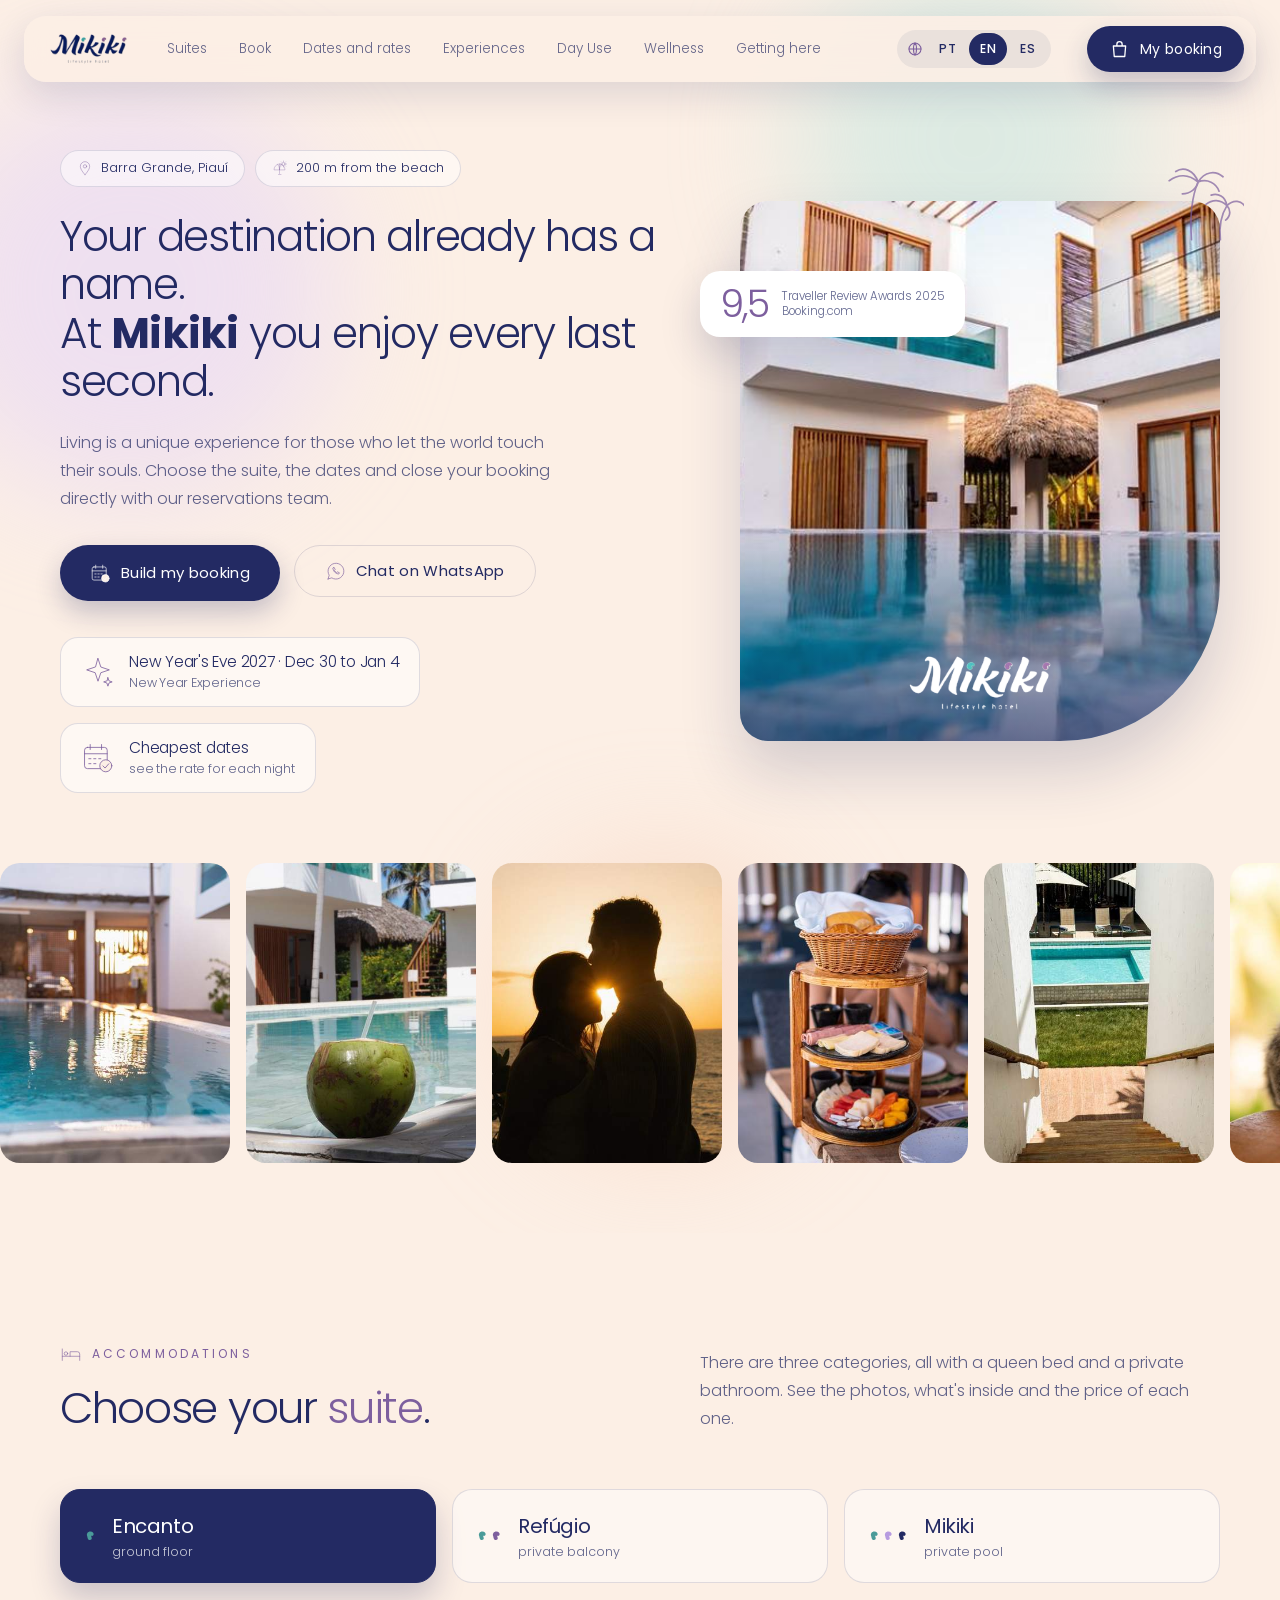
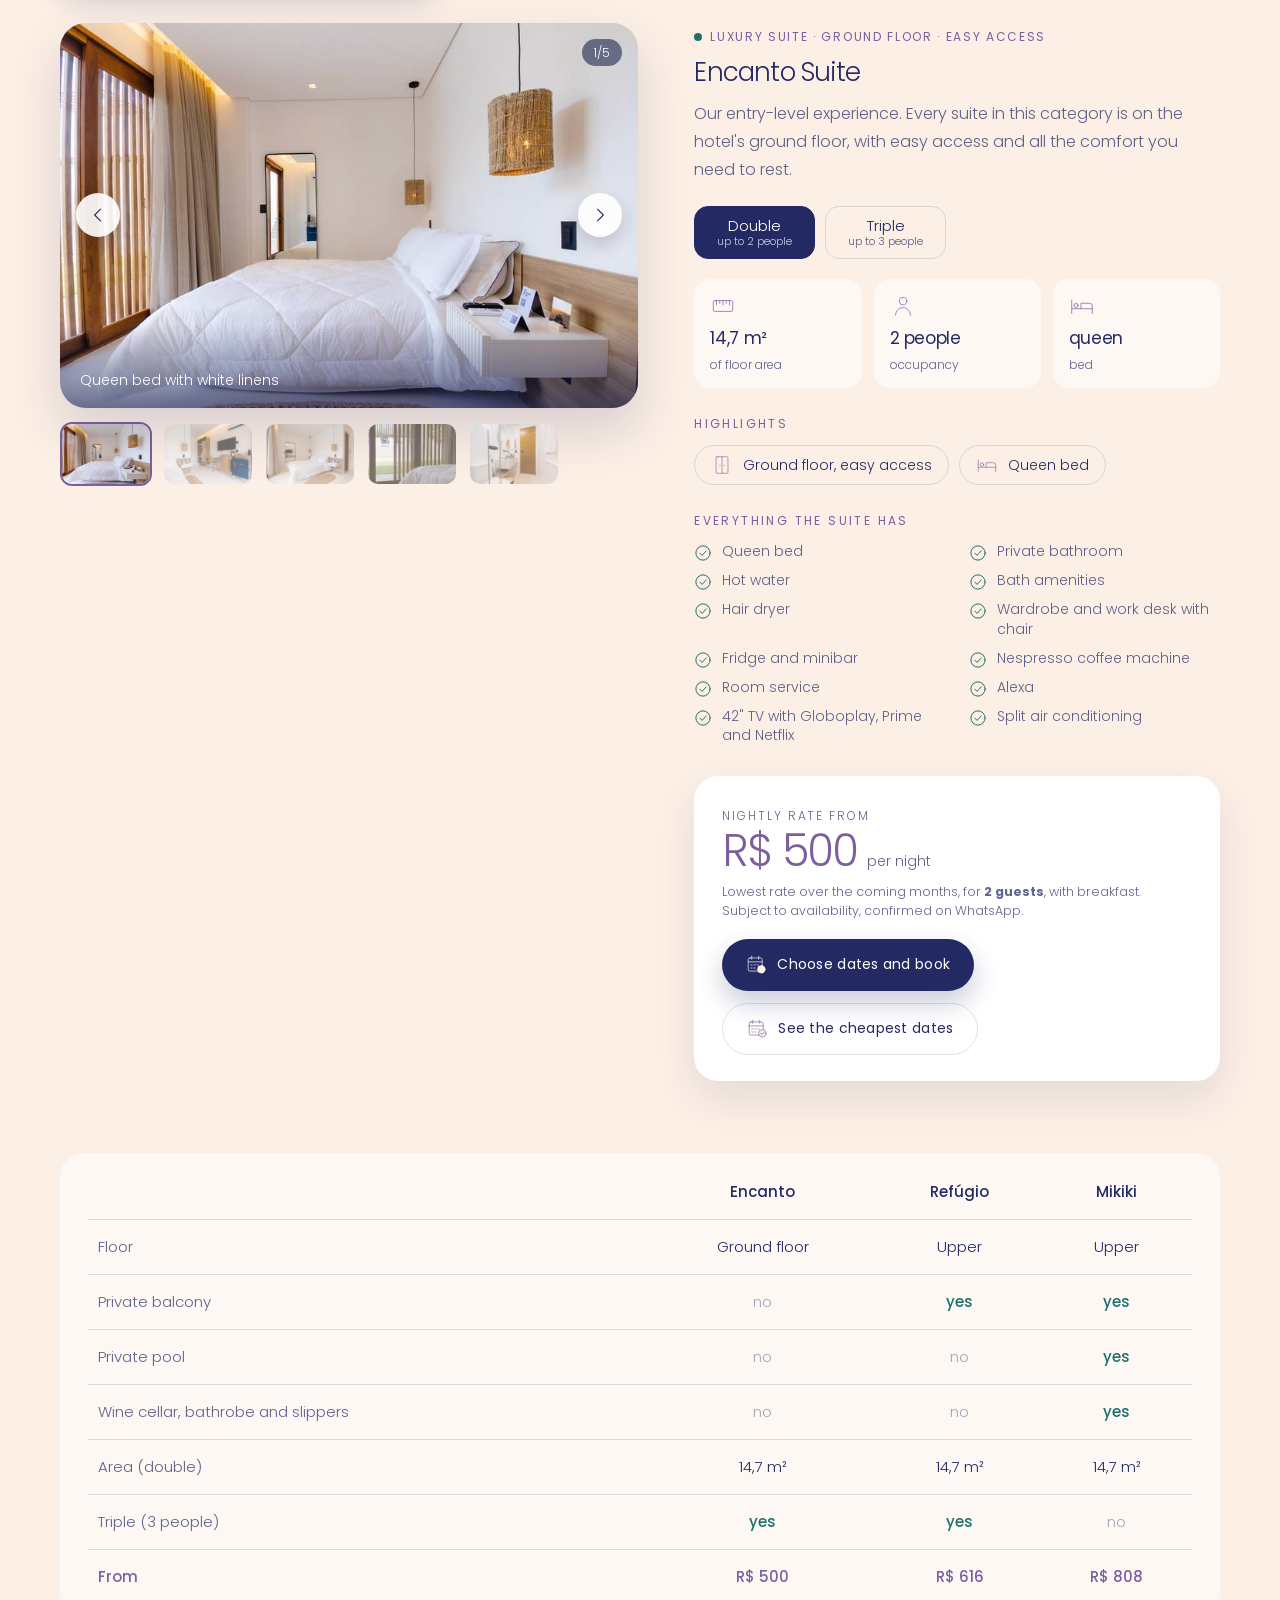
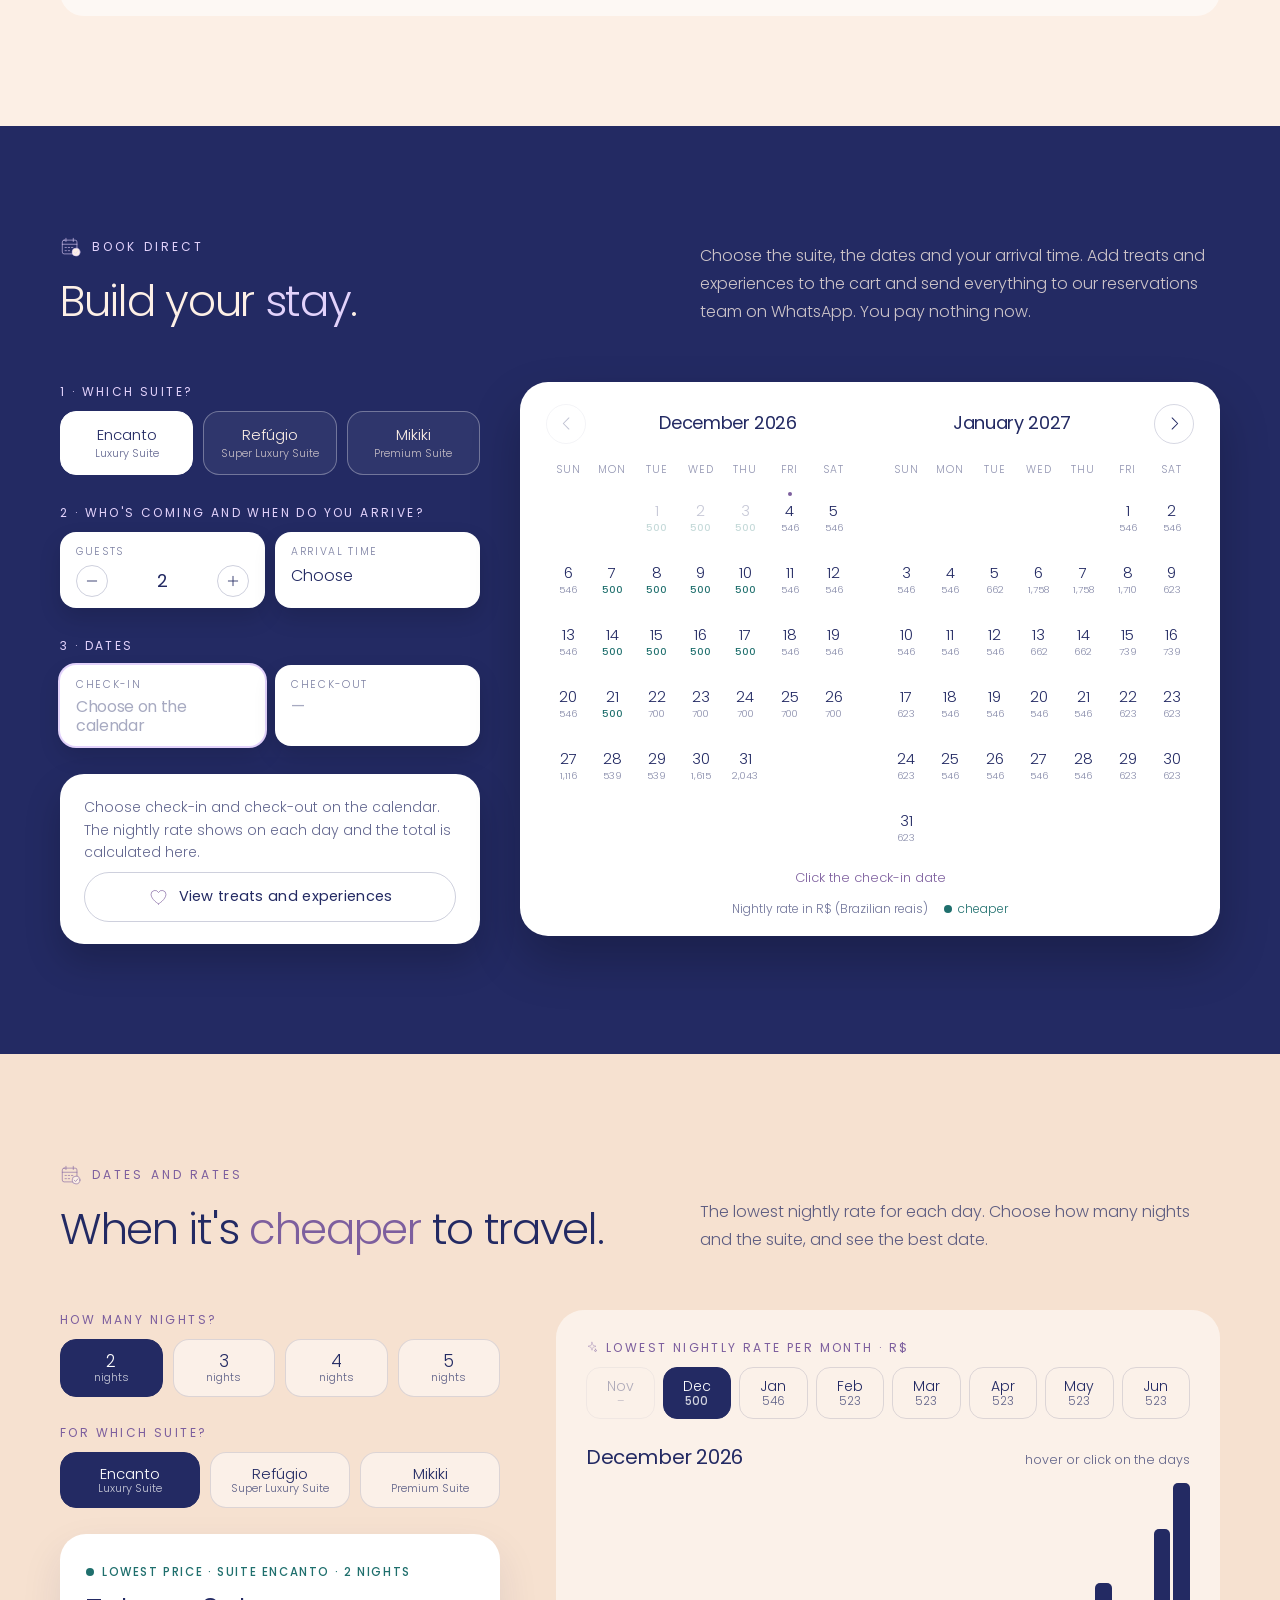
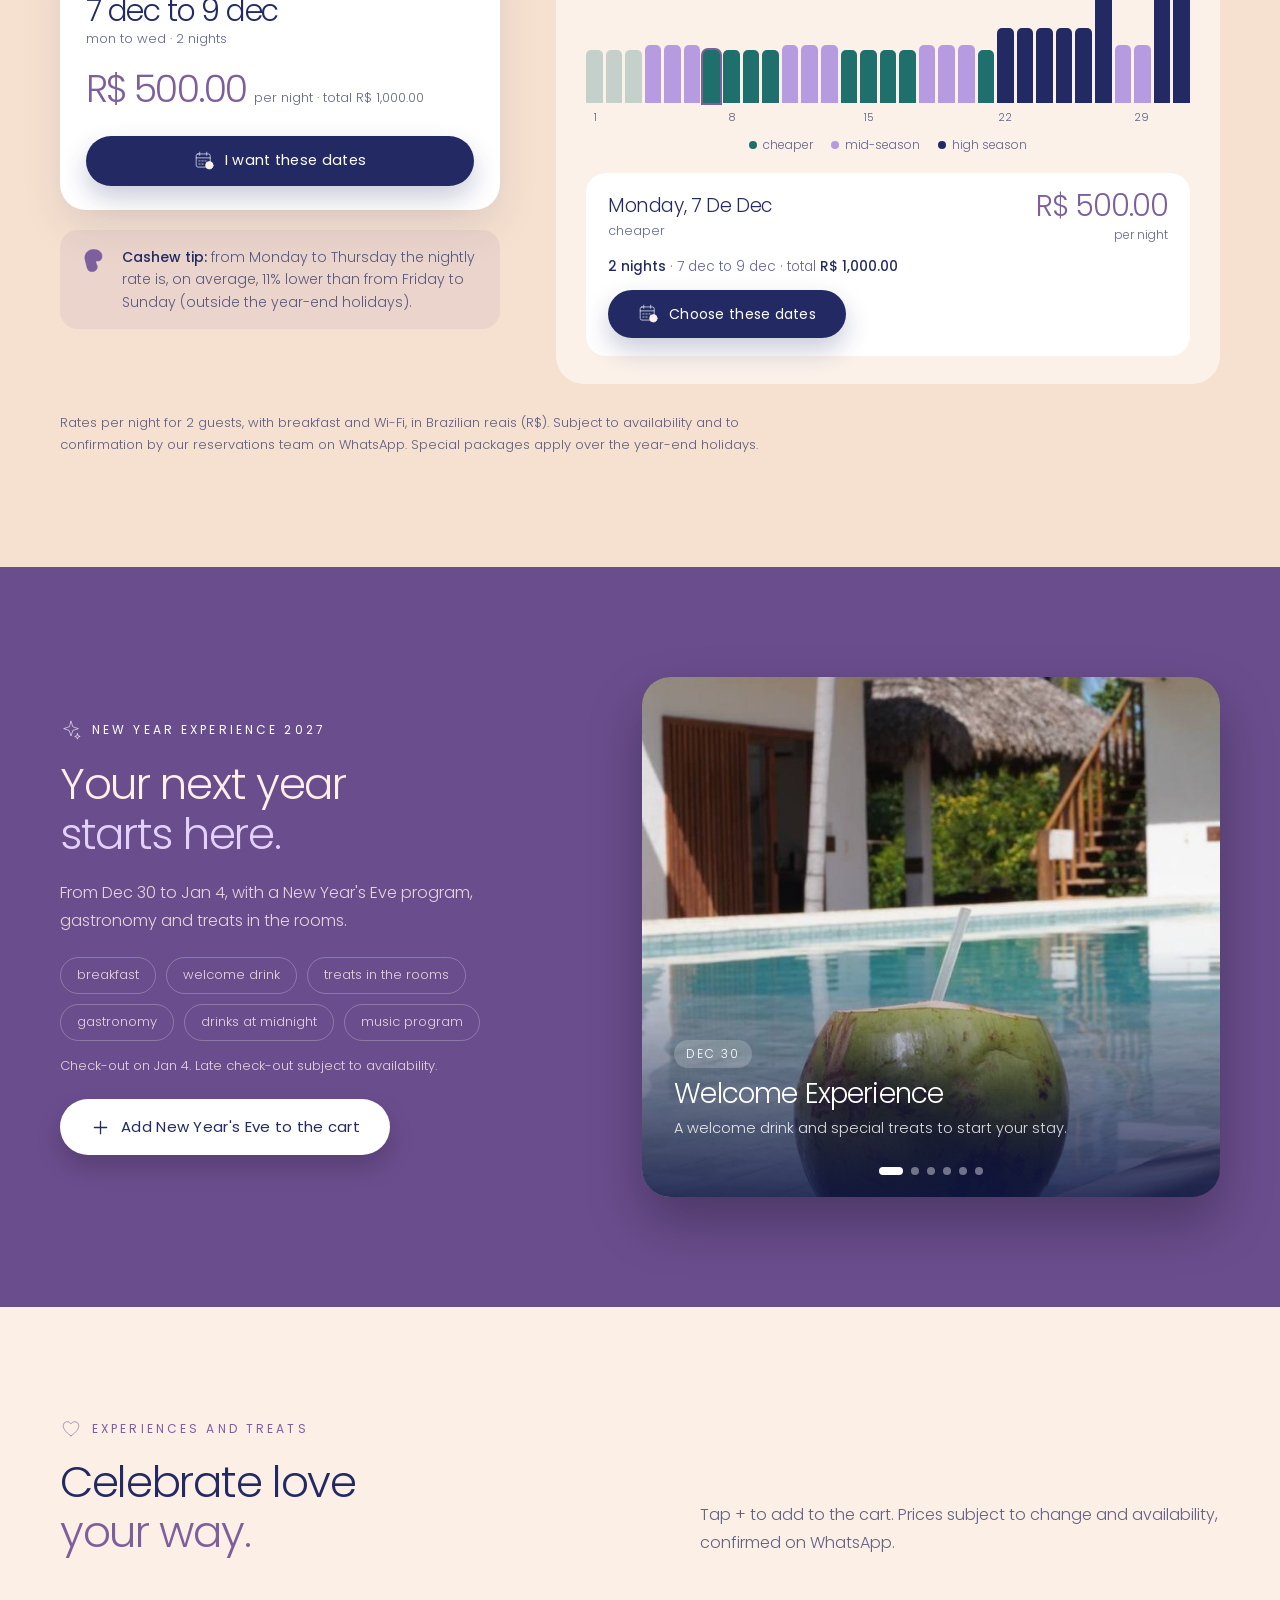
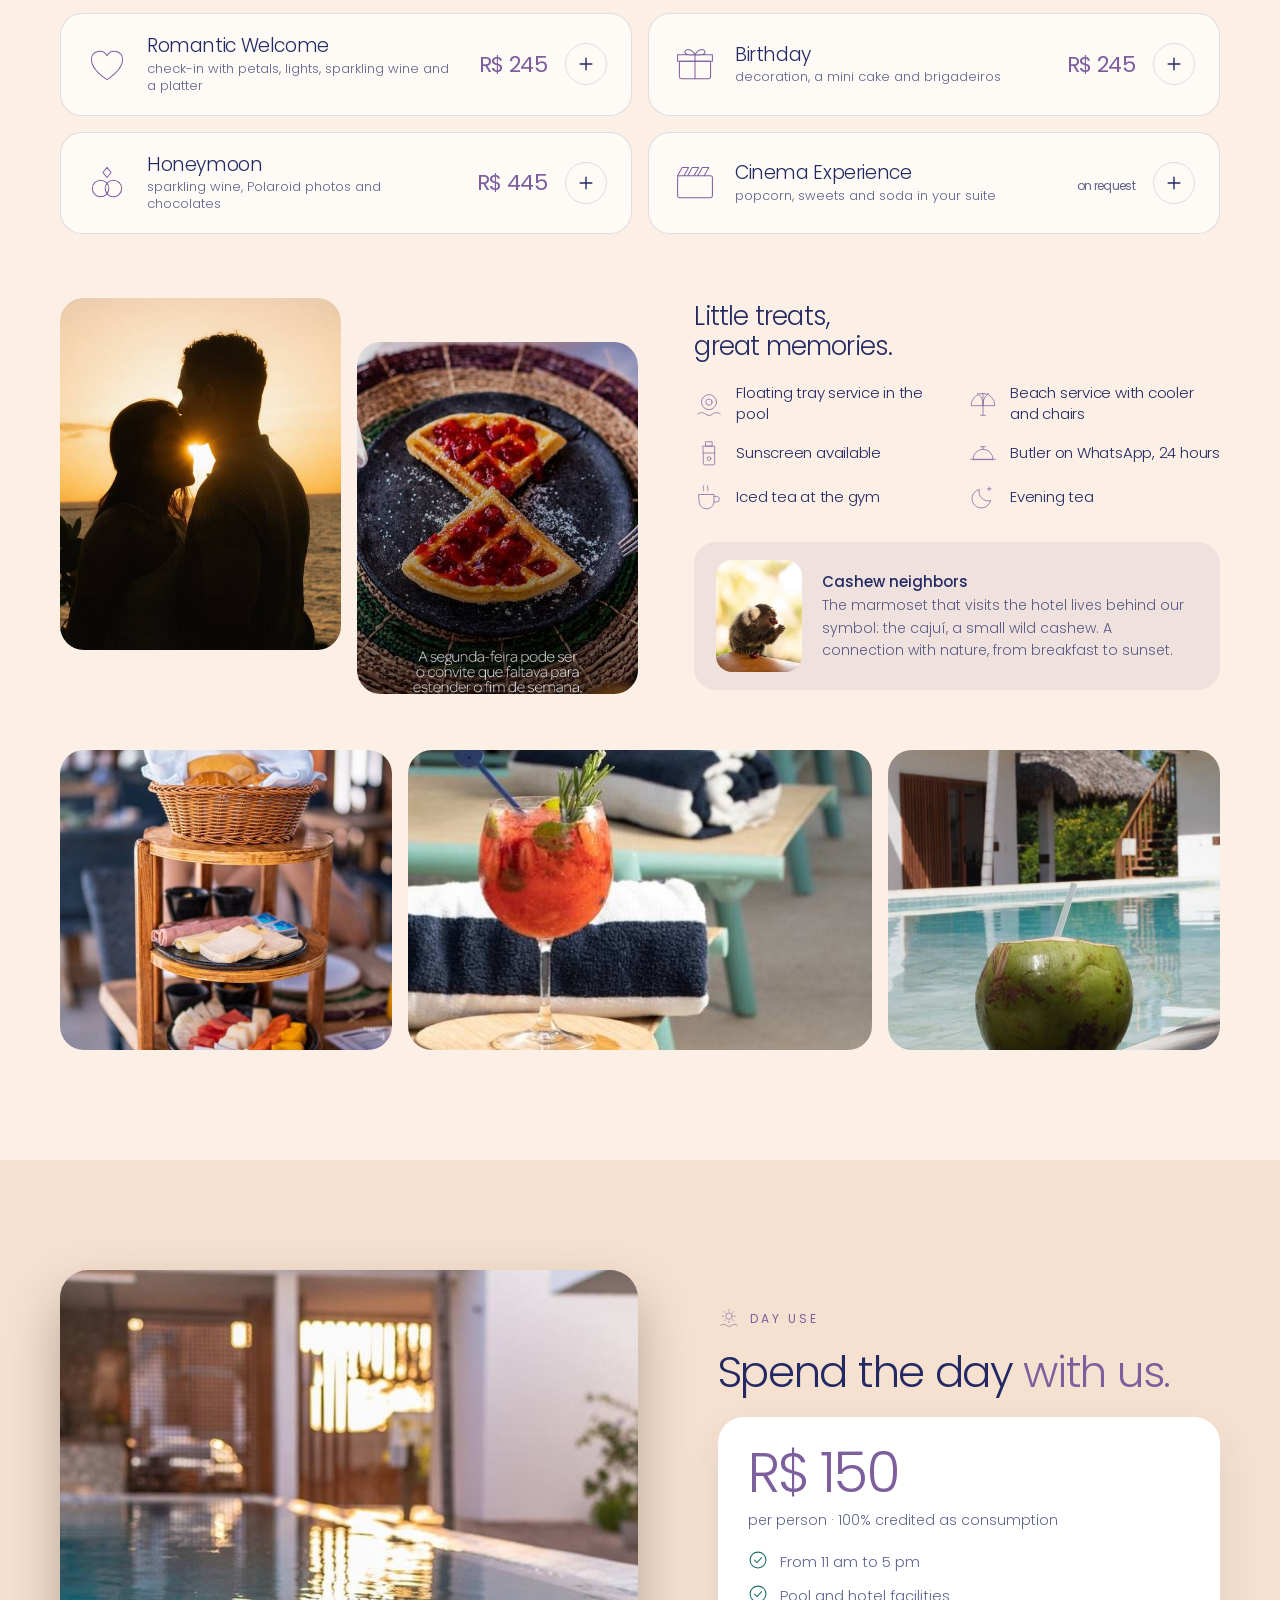
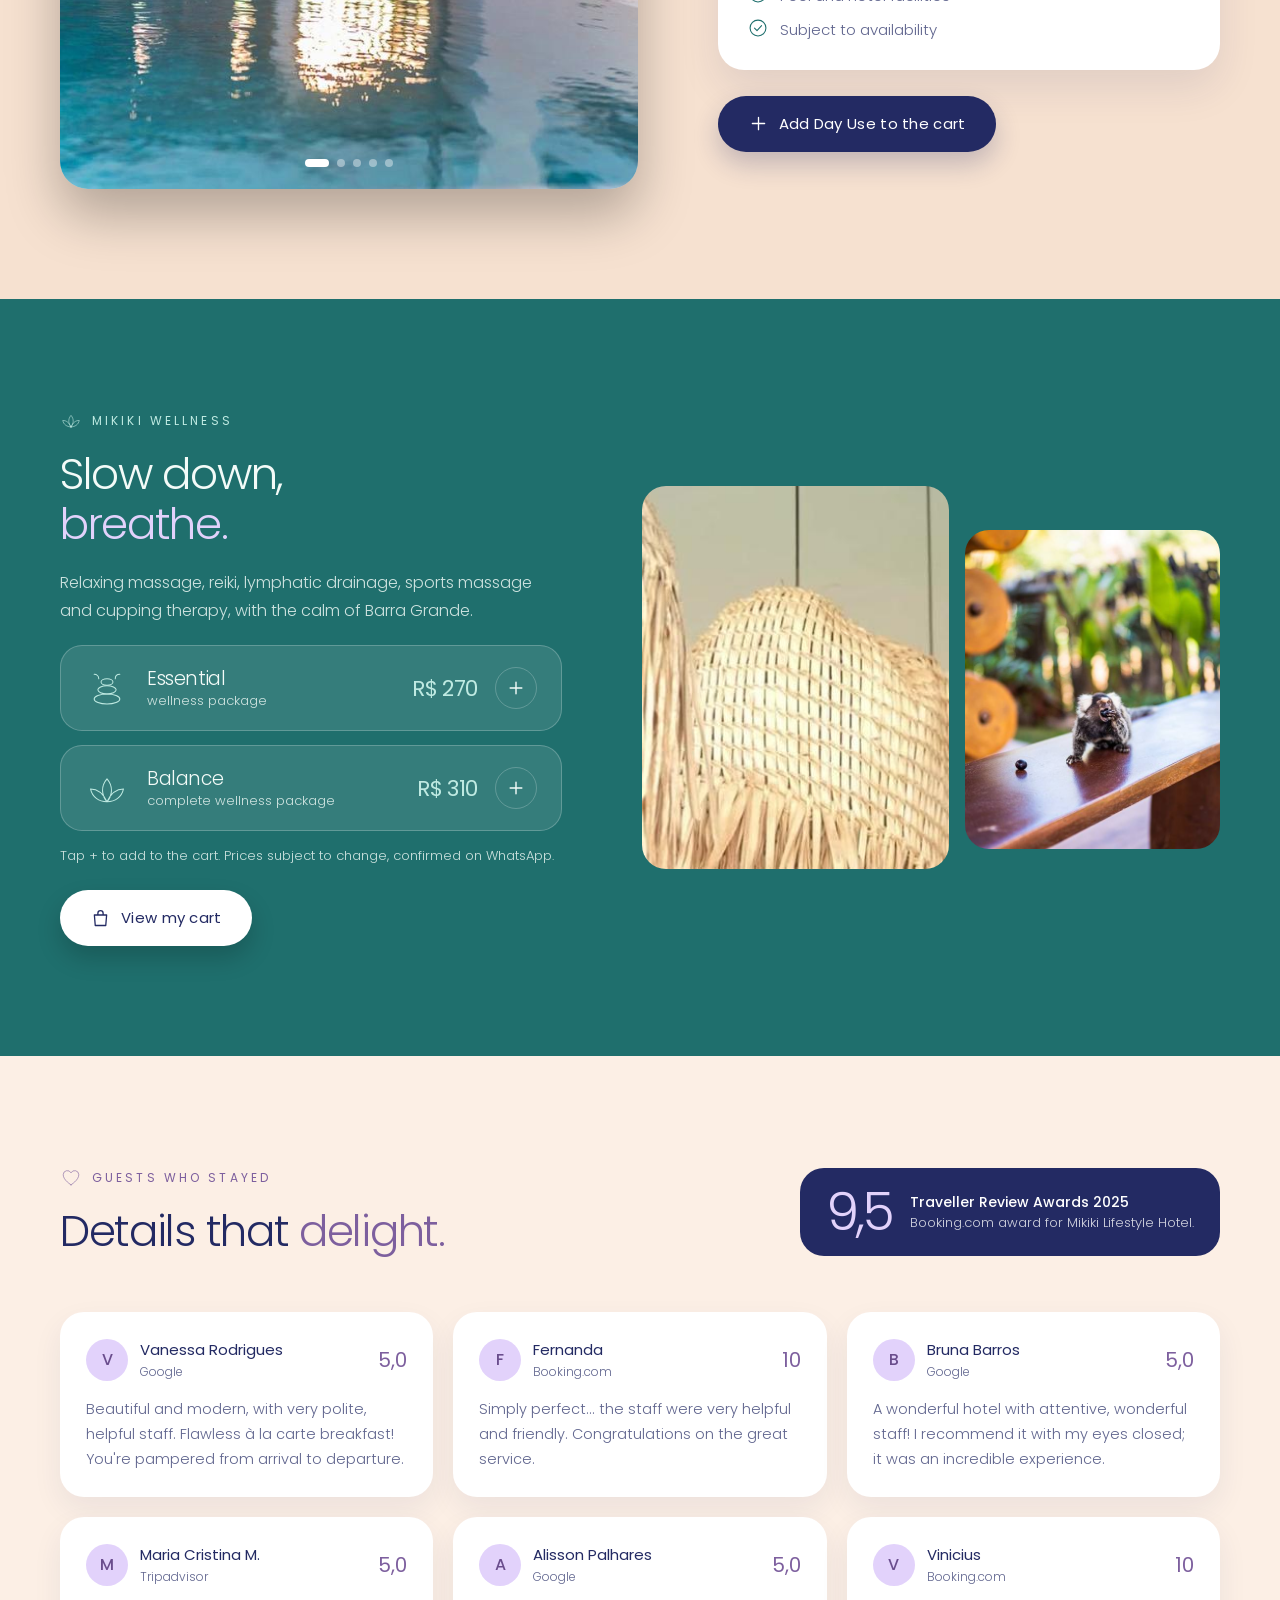
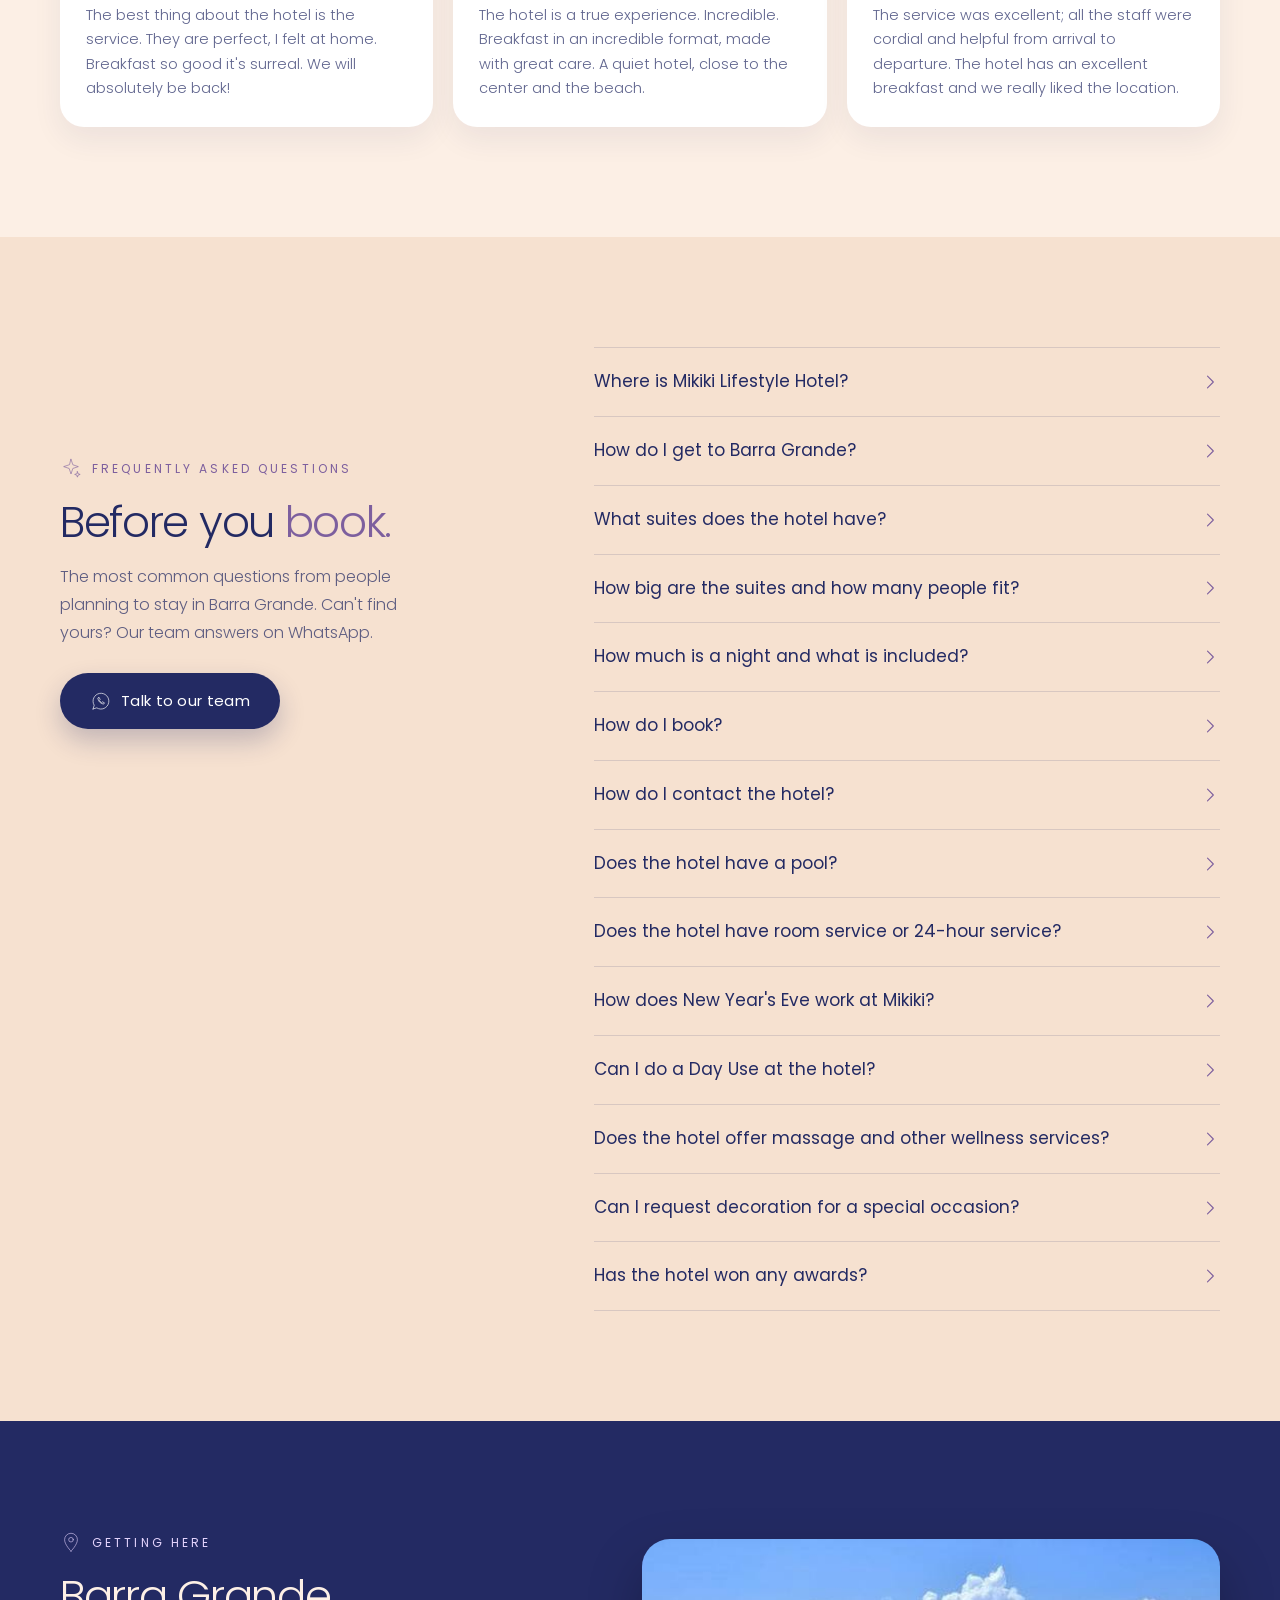
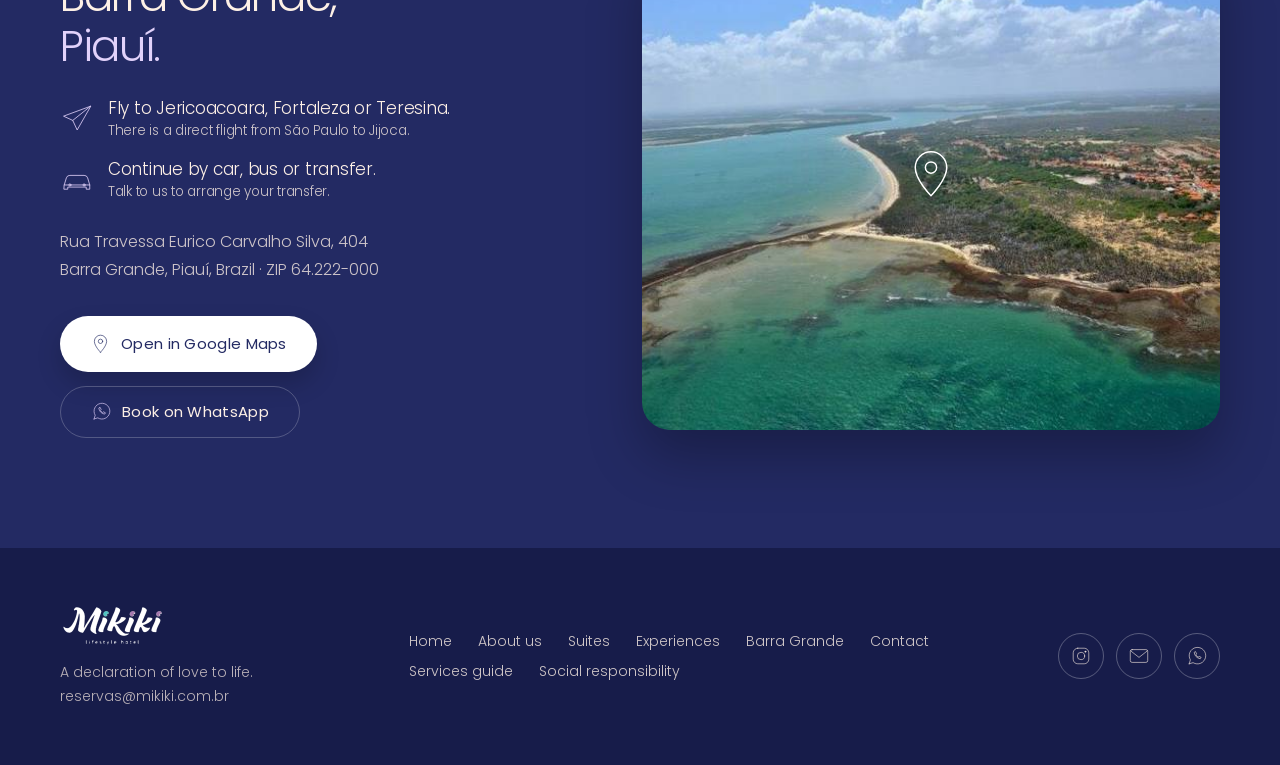
<file: en.html>
<!DOCTYPE html>
<html lang="en" data-lang="en">
<head>
<meta charset="utf-8">
<meta name="viewport" content="width=device-width,initial-scale=1">
<title>Mikiki Lifestyle Hotel · Hotel in Barra Grande, Piauí, Brazil</title>
<meta name="description" content="Mikiki Lifestyle Hotel: hotel in Barra Grande, Piauí, Brazil, 200 m from the beach. Encanto, Refúgio and Mikiki suites with breakfast and a pool. Book directly on WhatsApp.">
<meta name="robots" content="index,follow,max-image-preview:large,max-snippet:-1">
<link rel="canonical" href="https://mikiki.com.br/en.html">
<link rel="alternate" hreflang="pt-BR" href="https://mikiki.com.br/">
<link rel="alternate" hreflang="en" href="https://mikiki.com.br/en.html">
<link rel="alternate" hreflang="es" href="https://mikiki.com.br/es.html">
<link rel="alternate" hreflang="x-default" href="https://mikiki.com.br/">
<meta name="theme-color" content="#fcefe5">
<meta property="og:type" content="website">
<meta property="og:locale" content="en_US">
<meta property="og:locale:alternate" content="pt_BR">
<meta property="og:locale:alternate" content="es_LA">
<meta property="og:site_name" content="Mikiki Lifestyle Hotel">
<meta property="og:title" content="Mikiki Lifestyle Hotel · Hotel in Barra Grande, Piauí, Brazil">
<meta property="og:description" content="Mikiki Lifestyle Hotel: hotel in Barra Grande, Piauí, Brazil, 200 m from the beach. Encanto, Refúgio and Mikiki suites with breakfast and a pool. Book directly on WhatsApp.">
<meta property="og:url" content="https://mikiki.com.br/en.html">
<meta property="og:image" content="https://mikiki.com.br/h0.jpg">
<meta name="twitter:card" content="summary_large_image">
<link rel="preload" href="poppins-300.woff2" as="font" type="font/woff2" crossorigin>
<link rel="preload" href="poppins-400.woff2" as="font" type="font/woff2" crossorigin>
<script>document.documentElement.className='js'</script>
<style>html{background:#fcefe5}body{margin:0;background:#fcefe5}
#static-snapshot{font-family:system-ui,-apple-system,sans-serif;color:#232a63;max-width:820px;margin:0 auto;padding:28px 20px 60px;line-height:1.65}
#static-snapshot h1{font-weight:300;font-size:30px;line-height:1.2;margin:0 0 14px}#static-snapshot h2{font-weight:400;font-size:22px;margin:34px 0 8px}#static-snapshot h3{font-weight:500;font-size:16px;margin:22px 0 6px}
#static-snapshot img{max-width:100%;height:auto;border-radius:14px;margin:10px 0}#static-snapshot a{color:#6a4d8d}
.js #static-snapshot{display:none}</style>
<script type="application/ld+json">
{
 "@context": "https://schema.org",
 "@graph": [
  {
   "@type": "WebSite",
   "@id": "https://mikiki.com.br/#website",
   "url": "https://mikiki.com.br/",
   "name": "Mikiki Lifestyle Hotel",
   "inLanguage": [
    "pt-BR",
    "en",
    "es"
   ],
   "publisher": {
    "@id": "https://mikiki.com.br/#hotel"
   }
  },
  {
   "@type": "WebPage",
   "@id": "https://mikiki.com.br/en.html#webpage",
   "url": "https://mikiki.com.br/en.html",
   "name": "Mikiki Lifestyle Hotel · Hotel in Barra Grande, Piauí, Brazil",
   "description": "Mikiki Lifestyle Hotel: hotel in Barra Grande, Piauí, Brazil, 200 m from the beach. Encanto, Refúgio and Mikiki suites with breakfast and a pool. Book directly on WhatsApp.",
   "inLanguage": "en",
   "isPartOf": {
    "@id": "https://mikiki.com.br/#website"
   },
   "about": {
    "@id": "https://mikiki.com.br/#hotel"
   },
   "primaryImageOfPage": {
    "@type": "ImageObject",
    "url": "https://mikiki.com.br/h0.jpg"
   }
  },
  {
   "@type": "Hotel",
   "@id": "https://mikiki.com.br/#hotel",
   "name": "Mikiki Lifestyle Hotel",
   "alternateName": [
    "Mikiki",
    "Mikiki Hotel"
   ],
   "slogan": "A declaration of love to life.",
   "description": "Hotel in Barra Grande, Piauí, Brazil, 200 m from the beach, with three suite categories (Encanto, Refúgio and Mikiki), breakfast included in the nightly rate, a pool, Day Use and Wellness.",
   "url": "https://mikiki.com.br/",
   "logo": {
    "@type": "ImageObject",
    "url": "https://mikiki.com.br/logo-navy.png"
   },
   "image": [
    "https://mikiki.com.br/h0.jpg",
    "https://mikiki.com.br/suite0.jpg",
    "https://mikiki.com.br/suite5.jpg",
    "https://mikiki.com.br/suite11.jpg"
   ],
   "telephone": "+5586999426066",
   "email": "reservas@mikiki.com.br",
   "address": {
    "@type": "PostalAddress",
    "streetAddress": "Rua Travessa Eurico Carvalho Silva, 404",
    "addressLocality": "Cajueiro da Praia",
    "addressRegion": "PI",
    "postalCode": "64222-000",
    "addressCountry": "BR"
   },
   "geo": {
    "@type": "GeoCoordinates",
    "latitude": -2.9100522,
    "longitude": -41.4065898
   },
   "hasMap": "https://goo.gl/maps/ivREm6mHMSvs5neB9",
   "areaServed": {
    "@type": "Place",
    "name": "Barra Grande, Cajueiro da Praia, Piauí, Brazil"
   },
   "priceRange": "From R$ 500 per night",
   "award": "Traveller Review Awards 2025 (Booking.com)",
   "availableLanguage": [
    "pt-BR",
    "en",
    "es"
   ],
   "amenityFeature": [
    {
     "@type": "LocationFeatureSpecification",
     "name": "Pool",
     "value": true
    },
    {
     "@type": "LocationFeatureSpecification",
     "name": "Breakfast included",
     "value": true
    },
    {
     "@type": "LocationFeatureSpecification",
     "name": "Wi-Fi",
     "value": true
    },
    {
     "@type": "LocationFeatureSpecification",
     "name": "Room service",
     "value": true
    },
    {
     "@type": "LocationFeatureSpecification",
     "name": "Butler on WhatsApp 24 hours",
     "value": true
    }
   ],
   "contactPoint": [
    {
     "@type": "ContactPoint",
     "contactType": "reservations",
     "telephone": "+5586999426066",
     "email": "reservas@mikiki.com.br",
     "availableLanguage": [
      "pt-BR",
      "en",
      "es"
     ]
    }
   ],
   "sameAs": [
    "https://www.instagram.com/mikiki.hotel/",
    "https://mikiki.com.br/",
    "https://goo.gl/maps/ivREm6mHMSvs5neB9"
   ],
   "containsPlace": [
    {
     "@type": "HotelRoom",
     "@id": "https://mikiki.com.br/#encanto",
     "name": "Encanto Suite (Luxury Suite)",
     "description": "Our entry-level experience. Every suite in this category is on the hotel's ground floor, with easy access and all the comfort you need to rest.",
     "image": [
      "https://mikiki.com.br/suite0.jpg",
      "https://mikiki.com.br/suite1.jpg"
     ],
     "occupancy": {
      "@type": "QuantitativeValue",
      "minValue": 1,
      "maxValue": 3,
      "unitText": "guests"
     },
     "floorSize": {
      "@type": "QuantitativeValue",
      "value": 14.7,
      "unitCode": "MTK"
     },
     "bed": {
      "@type": "BedDetails",
      "numberOfBeds": 1,
      "typeOfBed": "Queen bed"
     },
     "amenityFeature": [
      {
       "@type": "LocationFeatureSpecification",
       "name": "Queen bed",
       "value": true
      },
      {
       "@type": "LocationFeatureSpecification",
       "name": "Private bathroom",
       "value": true
      },
      {
       "@type": "LocationFeatureSpecification",
       "name": "Hot water",
       "value": true
      },
      {
       "@type": "LocationFeatureSpecification",
       "name": "Bath amenities",
       "value": true
      },
      {
       "@type": "LocationFeatureSpecification",
       "name": "Alexa",
       "value": true
      },
      {
       "@type": "LocationFeatureSpecification",
       "name": "Hair dryer",
       "value": true
      },
      {
       "@type": "LocationFeatureSpecification",
       "name": "Wardrobe and work desk with chair",
       "value": true
      },
      {
       "@type": "LocationFeatureSpecification",
       "name": "Fridge and minibar",
       "value": true
      },
      {
       "@type": "LocationFeatureSpecification",
       "name": "Nespresso coffee machine",
       "value": true
      },
      {
       "@type": "LocationFeatureSpecification",
       "name": "Room service",
       "value": true
      },
      {
       "@type": "LocationFeatureSpecification",
       "name": "42\" TV with Globoplay, Prime and Netflix",
       "value": true
      },
      {
       "@type": "LocationFeatureSpecification",
       "name": "Split air conditioning",
       "value": true
      },
      {
       "@type": "LocationFeatureSpecification",
       "name": "Ground floor, easy access",
       "value": true
      },
      {
       "@type": "LocationFeatureSpecification",
       "name": "Queen bed",
       "value": true
      }
     ]
    },
    {
     "@type": "HotelRoom",
     "@id": "https://mikiki.com.br/#refugio",
     "name": "Refúgio Suite (Super Luxury Suite)",
     "description": "Our mid-range experience. Every suite in this category is on the hotel's upper floor and has a private balcony for breakfast, sunset and time together.",
     "image": [
      "https://mikiki.com.br/suite5.jpg",
      "https://mikiki.com.br/suite6.jpg"
     ],
     "occupancy": {
      "@type": "QuantitativeValue",
      "minValue": 1,
      "maxValue": 3,
      "unitText": "guests"
     },
     "floorSize": {
      "@type": "QuantitativeValue",
      "value": 14.7,
      "unitCode": "MTK"
     },
     "bed": {
      "@type": "BedDetails",
      "numberOfBeds": 1,
      "typeOfBed": "Queen bed"
     },
     "amenityFeature": [
      {
       "@type": "LocationFeatureSpecification",
       "name": "Queen bed",
       "value": true
      },
      {
       "@type": "LocationFeatureSpecification",
       "name": "Private bathroom",
       "value": true
      },
      {
       "@type": "LocationFeatureSpecification",
       "name": "Hot water",
       "value": true
      },
      {
       "@type": "LocationFeatureSpecification",
       "name": "Bath amenities",
       "value": true
      },
      {
       "@type": "LocationFeatureSpecification",
       "name": "Alexa",
       "value": true
      },
      {
       "@type": "LocationFeatureSpecification",
       "name": "Hair dryer",
       "value": true
      },
      {
       "@type": "LocationFeatureSpecification",
       "name": "Wardrobe and work desk with chair",
       "value": true
      },
      {
       "@type": "LocationFeatureSpecification",
       "name": "Fridge and minibar",
       "value": true
      },
      {
       "@type": "LocationFeatureSpecification",
       "name": "Nespresso coffee machine",
       "value": true
      },
      {
       "@type": "LocationFeatureSpecification",
       "name": "Room service",
       "value": true
      },
      {
       "@type": "LocationFeatureSpecification",
       "name": "42\" TV with Globoplay, Prime and Netflix",
       "value": true
      },
      {
       "@type": "LocationFeatureSpecification",
       "name": "Split air conditioning",
       "value": true
      },
      {
       "@type": "LocationFeatureSpecification",
       "name": "Private balcony",
       "value": true
      },
      {
       "@type": "LocationFeatureSpecification",
       "name": "Queen bed",
       "value": true
      }
     ]
    },
    {
     "@type": "HotelRoom",
     "@id": "https://mikiki.com.br/#mikiki",
     "name": "Mikiki Suite (Premium Suite)",
     "description": "Our highest-value experience. Every suite in this category is on the upper floor, with a private pool on the balcony and a panoramic view of the hotel.",
     "image": [
      "https://mikiki.com.br/suite11.jpg",
      "https://mikiki.com.br/suite12.jpg"
     ],
     "occupancy": {
      "@type": "QuantitativeValue",
      "minValue": 1,
      "maxValue": 2,
      "unitText": "guests"
     },
     "floorSize": {
      "@type": "QuantitativeValue",
      "value": 14.7,
      "unitCode": "MTK"
     },
     "bed": {
      "@type": "BedDetails",
      "numberOfBeds": 1,
      "typeOfBed": "Queen bed"
     },
     "amenityFeature": [
      {
       "@type": "LocationFeatureSpecification",
       "name": "Queen bed",
       "value": true
      },
      {
       "@type": "LocationFeatureSpecification",
       "name": "Private bathroom",
       "value": true
      },
      {
       "@type": "LocationFeatureSpecification",
       "name": "Hot water",
       "value": true
      },
      {
       "@type": "LocationFeatureSpecification",
       "name": "Bath amenities",
       "value": true
      },
      {
       "@type": "LocationFeatureSpecification",
       "name": "Alexa with smart lighting",
       "value": true
      },
      {
       "@type": "LocationFeatureSpecification",
       "name": "Hair dryer",
       "value": true
      },
      {
       "@type": "LocationFeatureSpecification",
       "name": "Wardrobe and work desk with chair",
       "value": true
      },
      {
       "@type": "LocationFeatureSpecification",
       "name": "Fridge and minibar",
       "value": true
      },
      {
       "@type": "LocationFeatureSpecification",
       "name": "Nespresso coffee machine",
       "value": true
      },
      {
       "@type": "LocationFeatureSpecification",
       "name": "Room service",
       "value": true
      },
      {
       "@type": "LocationFeatureSpecification",
       "name": "42\" TV with Globoplay, Prime and Netflix",
       "value": true
      },
      {
       "@type": "LocationFeatureSpecification",
       "name": "Split air conditioning",
       "value": true
      },
      {
       "@type": "LocationFeatureSpecification",
       "name": "Private pool on the balcony",
       "value": true
      },
      {
       "@type": "LocationFeatureSpecification",
       "name": "Panoramic view of the hotel",
       "value": true
      },
      {
       "@type": "LocationFeatureSpecification",
       "name": "Temperature-controlled wine cellar",
       "value": true
      },
      {
       "@type": "LocationFeatureSpecification",
       "name": "Bathrobes and slippers",
       "value": true
      }
     ]
    }
   ],
   "makesOffer": [
    {
     "@type": "Offer",
     "name": "Encanto Suite, double",
     "itemOffered": {
      "@id": "https://mikiki.com.br/#encanto"
     },
     "price": 500,
     "priceCurrency": "BRL",
     "url": "https://mikiki.com.br/en.html#reservar",
     "description": "Nightly rate from R$ 500 for 2 guests, with breakfast and Wi-Fi. Price varies by date; checked on 10/11/2026.",
     "priceSpecification": {
      "@type": "UnitPriceSpecification",
      "price": 500,
      "priceCurrency": "BRL",
      "unitText": "night"
     },
     "seller": {
      "@id": "https://mikiki.com.br/#hotel"
     }
    },
    {
     "@type": "Offer",
     "name": "Encanto Suite, triple",
     "itemOffered": {
      "@id": "https://mikiki.com.br/#encanto"
     },
     "price": 539,
     "priceCurrency": "BRL",
     "url": "https://mikiki.com.br/en.html#reservar",
     "description": "Nightly rate from R$ 539 for 3 guests, with breakfast and Wi-Fi. Price varies by date; checked on 10/11/2026.",
     "priceSpecification": {
      "@type": "UnitPriceSpecification",
      "price": 539,
      "priceCurrency": "BRL",
      "unitText": "night"
     },
     "seller": {
      "@id": "https://mikiki.com.br/#hotel"
     }
    },
    {
     "@type": "Offer",
     "name": "Refúgio Suite, double",
     "itemOffered": {
      "@id": "https://mikiki.com.br/#refugio"
     },
     "price": 616,
     "priceCurrency": "BRL",
     "url": "https://mikiki.com.br/en.html#reservar",
     "description": "Nightly rate from R$ 616 for 2 guests, with breakfast and Wi-Fi. Price varies by date; checked on 10/11/2026.",
     "priceSpecification": {
      "@type": "UnitPriceSpecification",
      "price": 616,
      "priceCurrency": "BRL",
      "unitText": "night"
     },
     "seller": {
      "@id": "https://mikiki.com.br/#hotel"
     }
    },
    {
     "@type": "Offer",
     "name": "Refúgio Suite, triple",
     "itemOffered": {
      "@id": "https://mikiki.com.br/#refugio"
     },
     "price": 654,
     "priceCurrency": "BRL",
     "url": "https://mikiki.com.br/en.html#reservar",
     "description": "Nightly rate from R$ 654 for 3 guests, with breakfast and Wi-Fi. Price varies by date; checked on 10/11/2026.",
     "priceSpecification": {
      "@type": "UnitPriceSpecification",
      "price": 654,
      "priceCurrency": "BRL",
      "unitText": "night"
     },
     "seller": {
      "@id": "https://mikiki.com.br/#hotel"
     }
    },
    {
     "@type": "Offer",
     "name": "Mikiki Suite, double",
     "itemOffered": {
      "@id": "https://mikiki.com.br/#mikiki"
     },
     "price": 808,
     "priceCurrency": "BRL",
     "url": "https://mikiki.com.br/en.html#reservar",
     "description": "Nightly rate from R$ 808 for 2 guests, with breakfast and Wi-Fi. Price varies by date; checked on 10/11/2026.",
     "priceSpecification": {
      "@type": "UnitPriceSpecification",
      "price": 808,
      "priceCurrency": "BRL",
      "unitText": "night"
     },
     "seller": {
      "@id": "https://mikiki.com.br/#hotel"
     }
    },
    {
     "@type": "Offer",
     "name": "Mikiki Day Use",
     "price": 150,
     "priceCurrency": "BRL",
     "url": "https://mikiki.com.br/en.html#reservar",
     "itemOffered": {
      "@type": "Service",
      "name": "Mikiki Day Use",
      "description": "From 11 am to 5 pm, with the pool and hotel facilities, 100% credited as consumption, per person, subject to availability.",
      "provider": {
       "@id": "https://mikiki.com.br/#hotel"
      }
     },
     "seller": {
      "@id": "https://mikiki.com.br/#hotel"
     }
    },
    {
     "@type": "Offer",
     "name": "Mikiki Wellness: Essential package",
     "price": 270,
     "priceCurrency": "BRL",
     "url": "https://mikiki.com.br/en.html#reservar",
     "itemOffered": {
      "@type": "Service",
      "name": "Mikiki Wellness: Essential package",
      "description": "Wellness package with relaxing massage, reiki, lymphatic drainage, sports massage and cupping therapy.",
      "provider": {
       "@id": "https://mikiki.com.br/#hotel"
      }
     },
     "seller": {
      "@id": "https://mikiki.com.br/#hotel"
     }
    },
    {
     "@type": "Offer",
     "name": "Mikiki Wellness: Balance package",
     "price": 310,
     "priceCurrency": "BRL",
     "url": "https://mikiki.com.br/en.html#reservar",
     "itemOffered": {
      "@type": "Service",
      "name": "Mikiki Wellness: Balance package",
      "description": "Complete wellness package with relaxing massage, reiki, lymphatic drainage, sports massage and cupping therapy.",
      "provider": {
       "@id": "https://mikiki.com.br/#hotel"
      }
     },
     "seller": {
      "@id": "https://mikiki.com.br/#hotel"
     }
    }
   ]
  },
  {
   "@type": "FAQPage",
   "@id": "https://mikiki.com.br/en.html#faq",
   "inLanguage": "en",
   "mainEntity": [
    {
     "@type": "Question",
     "name": "Where is Mikiki Lifestyle Hotel?",
     "acceptedAnswer": {
      "@type": "Answer",
      "text": "Mikiki is in Barra Grande, in the state of Piauí, Brazil (municipality of Cajueiro da Praia), 200 m from the beach. The address is Rua Travessa Eurico Carvalho Silva, 404, ZIP 64.222-000."
     }
    },
    {
     "@type": "Question",
     "name": "How do I get to Barra Grande?",
     "acceptedAnswer": {
      "@type": "Answer",
      "text": "Fly to Jericoacoara, Fortaleza or Teresina; there is a direct flight from São Paulo to Jijoca. From there, continue by car, bus or transfer. Our reservations team arranges the transfer on WhatsApp."
     }
    },
    {
     "@type": "Question",
     "name": "What suites does the hotel have?",
     "acceptedAnswer": {
      "@type": "Answer",
      "text": "There are three categories, all with a queen bed and a private bathroom: Encanto (Luxury Suite, on the ground floor), Refúgio (Super Luxury Suite, on the upper floor, with a private balcony) and Mikiki (Premium Suite, on the upper floor, with a private pool on the balcony)."
     }
    },
    {
     "@type": "Question",
     "name": "How big are the suites and how many people fit?",
     "acceptedAnswer": {
      "@type": "Answer",
      "text": "The double suite is 14.7 m² and sleeps up to 2 people. Encanto and Refúgio also come in a triple version of 18 m², with a queen bed and a single bed, for up to 3 people. The Mikiki Suite is double only."
     }
    },
    {
     "@type": "Question",
     "name": "How much is a night and what is included?",
     "acceptedAnswer": {
      "@type": "Answer",
      "text": "The price changes with the date and the suite, and already includes breakfast and Wi-Fi. Prices are in Brazilian reais (R$). Pick your dates in the booking calendar to see the rate for each night, or talk to our team on WhatsApp."
     }
    },
    {
     "@type": "Question",
     "name": "How do I book?",
     "acceptedAnswer": {
      "@type": "Answer",
      "text": "Booking is closed directly with our reservations team on WhatsApp, at +55 86 99942-6066. You choose the suite, the dates and your arrival time, add treats and experiences to the cart and send the message. You pay nothing now: the team confirms availability and arranges payment with you."
     }
    },
    {
     "@type": "Question",
     "name": "How do I contact the hotel?",
     "acceptedAnswer": {
      "@type": "Answer",
      "text": "Through the reservations team on WhatsApp and phone at +55 86 99942-6066, by email at reservas@mikiki.com.br or on Instagram @mikiki.hotel."
     }
    },
    {
     "@type": "Question",
     "name": "Does the hotel have a pool?",
     "acceptedAnswer": {
      "@type": "Answer",
      "text": "Yes. The hotel has a pool with floating tray service, and the Mikiki Suite also has a private pool on its balcony."
     }
    },
    {
     "@type": "Question",
     "name": "Does the hotel have room service or 24-hour service?",
     "acceptedAnswer": {
      "@type": "Answer",
      "text": "All suites have room service, and the butler is available on WhatsApp 24 hours a day."
     }
    },
    {
     "@type": "Question",
     "name": "How does New Year's Eve work at Mikiki?",
     "acceptedAnswer": {
      "@type": "Answer",
      "text": "The New Year Experience 2027 runs from Dec 30 to Jan 4, with breakfast, a welcome drink, treats in the rooms, gastronomy, drinks at midnight and a music program. Check-out is on Jan 4, with late check-out subject to availability. Special packages apply over the year-end holidays: ask our team for the price."
     }
    },
    {
     "@type": "Question",
     "name": "Can I do a Day Use at the hotel?",
     "acceptedAnswer": {
      "@type": "Answer",
      "text": "Yes. Day Use costs R$ 150 per person, 100% credited as consumption, from 11 am to 5 pm, with access to the pool and the hotel facilities, subject to availability."
     }
    },
    {
     "@type": "Question",
     "name": "Does the hotel offer massage and other wellness services?",
     "acceptedAnswer": {
      "@type": "Answer",
      "text": "Yes. Mikiki Wellness offers relaxing massage, reiki, lymphatic drainage, sports massage and cupping therapy, in two packages: Essential (R$ 270) and Balance (R$ 310)."
     }
    },
    {
     "@type": "Question",
     "name": "Can I request decoration for a special occasion?",
     "acceptedAnswer": {
      "@type": "Answer",
      "text": "Yes. There are treats for celebrating: Romantic Welcome (R$ 245), Birthday (R$ 245), Honeymoon (R$ 445) and Cinema Experience (on request). Prices are subject to change and availability, and our team confirms everything on WhatsApp."
     }
    },
    {
     "@type": "Question",
     "name": "Has the hotel won any awards?",
     "acceptedAnswer": {
      "@type": "Answer",
      "text": "Yes. Mikiki Lifestyle Hotel received the Traveller Review Awards 2025, a Booking.com award, with a 9.5 rating badge."
     }
    }
   ]
  }
 ]
}
</script>
</head>
<body>

<!-- Texto estático: o que as IAs e buscadores sem JavaScript leem. Sai quando o layout interativo (mesmo conteúdo) carrega. -->
<main id="static-snapshot" lang="en">
<h1>Mikiki Lifestyle Hotel: hotel in Barra Grande, Piauí, Brazil</h1>
<p>Mikiki Lifestyle Hotel is in Barra Grande, in the state of Piauí, Brazil (municipality of Cajueiro da Praia), 200 m from the beach. There are three suite categories, all with a queen bed and a private bathroom, with breakfast and Wi-Fi included in the nightly rate. Booking is closed directly with our reservations team on WhatsApp.</p>
<img src="h0.jpg" alt="Pool and suites at Mikiki Lifestyle Hotel, in Barra Grande, Piauí" width="760" loading="lazy">
<h2>Address and contact</h2><ul><li>Hotel: Mikiki Lifestyle Hotel</li><li>Address: Rua Travessa Eurico Carvalho Silva, 404, Barra Grande, Cajueiro da Praia, Piauí, Brazil, CEP 64.222-000</li><li>Reservations and WhatsApp: <a href="https://wa.me/5586999426066">+55 86 99942-6066</a></li><li>Email: <a href="mailto:reservas@mikiki.com.br">reservas@mikiki.com.br</a></li><li>Instagram: <a href="https://www.instagram.com/mikiki.hotel/">@mikiki.hotel</a></li><li>Map: <a href="https://goo.gl/maps/ivREm6mHMSvs5neB9">Google Maps</a></li><li>Official website: <a href="https://mikiki.com.br/">mikiki.com.br</a></li></ul>
<h2>Suites and rates</h2><p>Rates per night for 2 guests, with breakfast and Wi-Fi, in Brazilian reais (R$), checked on 10/11/2026. They vary by date and depend on availability; the booking calendar shows the rate for each night.</p>
<h3>Encanto Suite (Luxury Suite)</h3><img src="suite0.jpg" alt="Encanto Suite: room with a queen bed" width="520" loading="lazy"><p>Our entry-level experience. Every suite in this category is on the hotel&#x27;s ground floor, with easy access and all the comfort you need to rest. It is on the ground floor, with easy access.</p><p>Double (up to 2 people, 14.7 m²): from R$ 500 per night. Triple (up to 3 people, 18 m²): from R$ 539 per night.</p><p>Highlights: Ground floor, easy access, Queen bed.</p><p>Includes: Queen bed, Private bathroom, Hot water, Bath amenities, Alexa, Hair dryer, Wardrobe and work desk with chair, Fridge and minibar, Nespresso coffee machine, Room service, 42&quot; TV with Globoplay, Prime and Netflix, Split air conditioning.</p>
<h3>Refúgio Suite (Super Luxury Suite)</h3><img src="suite5.jpg" alt="Refúgio Suite: room with a queen bed" width="520" loading="lazy"><p>Our mid-range experience. Every suite in this category is on the hotel&#x27;s upper floor and has a private balcony for breakfast, sunset and time together. It is on the upper floor, with a private balcony.</p><p>Double (up to 2 people, 14.7 m²): from R$ 616 per night. Triple (up to 3 people, 18 m²): from R$ 654 per night.</p><p>Highlights: Private balcony, Queen bed.</p><p>Includes: Queen bed, Private bathroom, Hot water, Bath amenities, Alexa, Hair dryer, Wardrobe and work desk with chair, Fridge and minibar, Nespresso coffee machine, Room service, 42&quot; TV with Globoplay, Prime and Netflix, Split air conditioning.</p>
<h3>Mikiki Suite (Premium Suite)</h3><img src="suite11.jpg" alt="Mikiki Suite: room with a queen bed" width="520" loading="lazy"><p>Our highest-value experience. Every suite in this category is on the upper floor, with a private pool on the balcony and a panoramic view of the hotel. It is on the upper floor, with a private pool on the balcony.</p><p>Double (up to 2 people, 14.7 m²): from R$ 808 per night. Double only.</p><p>Highlights: Private pool on the balcony, Panoramic view of the hotel, Temperature-controlled wine cellar, Bathrobes and slippers.</p><p>Includes: Queen bed, Private bathroom, Hot water, Bath amenities, Alexa with smart lighting, Hair dryer, Wardrobe and work desk with chair, Fridge and minibar, Nespresso coffee machine, Room service, 42&quot; TV with Globoplay, Prime and Netflix, Split air conditioning.</p>
<h2>New Year&#x27;s Eve 2027</h2><p>New Year Experience from Dec 30 to Jan 4: breakfast, a welcome drink, treats in the rooms, gastronomy, drinks at midnight and a music program. Dec 30 Welcome Experience; Dec 31 at 7 pm reception, DJ and open bar; a special à la carte dinner; a live show by the band Mundo Invertido; Jan 1 special breakfast; Jan 2 to 4 Mikiki Days. Check-out on Jan 4, with late check-out subject to availability. Special packages apply over the year-end holidays; ask our team for the price.</p>
<h2>Treats and experiences</h2><ul><li>Romantic Welcome: check-in with petals, lights, sparkling wine and a platter, R$ 245</li><li>Birthday: decoration, a mini cake and brigadeiros, R$ 245</li><li>Honeymoon: sparkling wine, Polaroid photos and chocolates, R$ 445</li><li>Cinema Experience: popcorn, sweets and soda in the suite, on request</li><li>Floating tray service in the pool, beach service with a cooler and chairs, sunscreen available, a butler on WhatsApp 24 hours, iced tea at the gym and evening tea</li></ul>
<h2>Day Use</h2><p>R$ 150 per person, 100% credited as consumption, from 11 am to 5 pm, with the pool and hotel facilities, subject to availability.</p>
<h2>Mikiki Wellness</h2><p>Relaxing massage, reiki, lymphatic drainage, sports massage and cupping therapy. Essential package: R$ 270. Balance package: R$ 310.</p>
<h2>Getting here</h2><p>Fly to Jericoacoara, Fortaleza or Teresina; there is a direct flight from São Paulo to Jijoca. Continue by car, bus or transfer; our reservations team arranges the transfer.</p>
<h2>Frequently asked questions</h2><h3>Where is Mikiki Lifestyle Hotel?</h3><p>Mikiki is in Barra Grande, in the state of Piauí, Brazil (municipality of Cajueiro da Praia), 200 m from the beach. The address is Rua Travessa Eurico Carvalho Silva, 404, ZIP 64.222-000.</p><h3>How do I get to Barra Grande?</h3><p>Fly to Jericoacoara, Fortaleza or Teresina; there is a direct flight from São Paulo to Jijoca. From there, continue by car, bus or transfer. Our reservations team arranges the transfer on WhatsApp.</p><h3>What suites does the hotel have?</h3><p>There are three categories, all with a queen bed and a private bathroom: Encanto (Luxury Suite, on the ground floor), Refúgio (Super Luxury Suite, on the upper floor, with a private balcony) and Mikiki (Premium Suite, on the upper floor, with a private pool on the balcony).</p><h3>How big are the suites and how many people fit?</h3><p>The double suite is 14.7 m² and sleeps up to 2 people. Encanto and Refúgio also come in a triple version of 18 m², with a queen bed and a single bed, for up to 3 people. The Mikiki Suite is double only.</p><h3>How much is a night and what is included?</h3><p>The price changes with the date and the suite, and already includes breakfast and Wi-Fi. Prices are in Brazilian reais (R$). Pick your dates in the booking calendar to see the rate for each night, or talk to our team on WhatsApp.</p><h3>How do I book?</h3><p>Booking is closed directly with our reservations team on WhatsApp, at +55 86 99942-6066. You choose the suite, the dates and your arrival time, add treats and experiences to the cart and send the message. You pay nothing now: the team confirms availability and arranges payment with you.</p><h3>How do I contact the hotel?</h3><p>Through the reservations team on WhatsApp and phone at +55 86 99942-6066, by email at reservas@mikiki.com.br or on Instagram @mikiki.hotel.</p><h3>Does the hotel have a pool?</h3><p>Yes. The hotel has a pool with floating tray service, and the Mikiki Suite also has a private pool on its balcony.</p><h3>Does the hotel have room service or 24-hour service?</h3><p>All suites have room service, and the butler is available on WhatsApp 24 hours a day.</p><h3>How does New Year&#x27;s Eve work at Mikiki?</h3><p>The New Year Experience 2027 runs from Dec 30 to Jan 4, with breakfast, a welcome drink, treats in the rooms, gastronomy, drinks at midnight and a music program. Check-out is on Jan 4, with late check-out subject to availability. Special packages apply over the year-end holidays: ask our team for the price.</p><h3>Can I do a Day Use at the hotel?</h3><p>Yes. Day Use costs R$ 150 per person, 100% credited as consumption, from 11 am to 5 pm, with access to the pool and the hotel facilities, subject to availability.</p><h3>Does the hotel offer massage and other wellness services?</h3><p>Yes. Mikiki Wellness offers relaxing massage, reiki, lymphatic drainage, sports massage and cupping therapy, in two packages: Essential (R$ 270) and Balance (R$ 310).</p><h3>Can I request decoration for a special occasion?</h3><p>Yes. There are treats for celebrating: Romantic Welcome (R$ 245), Birthday (R$ 245), Honeymoon (R$ 445) and Cinema Experience (on request). Prices are subject to change and availability, and our team confirms everything on WhatsApp.</p><h3>Has the hotel won any awards?</h3><p>Yes. Mikiki Lifestyle Hotel received the Traveller Review Awards 2025, a Booking.com award, with a 9.5 rating badge.</p>
<h2>Links</h2><ul><li><a href="https://wa.me/5586999426066">Book on WhatsApp</a></li><li><a href="https://mikiki.com.br/llms.txt">llms.txt</a></li><li><a href="https://mikiki.com.br/">Official website</a></li><li><a href="https://mikiki.com.br/acomodacoes/">Accommodations</a></li><li><a href="https://mikiki.com.br/experiencias/">Experiences</a></li><li><a href="https://mikiki.com.br/barra-grande-piaui/">Barra Grande</a></li><li><a href="https://mikiki.com.br/contato/">Contact</a></li><li><a href="index.html" hreflang="pt-BR">Português</a></li><li><a href="en.html" hreflang="en">English</a></li><li><a href="es.html" hreflang="es">Español</a></li></ul>
</main>

<!-- Dois layouts, uma página: o script abaixo escolhe pelo tamanho da tela (até 899 px = celular; 900 px ou mais = desktop; celular deitado = desktop). Para forçar: ?v=m ou ?v=d -->
<template id="tpl-m" data-body="locked">
<svg width="0" height="0" style="position:absolute" aria-hidden="true"><defs>
<symbol id="cj" viewBox="0 0 64 64"><path d="M13 36C7 21 16 8 31 8c13 0 21 8 19 18-1 6-6 9-10 8-4-1-5 3-2 8 5 9-3 19-14 16C16 57 15 44 13 36z" fill="currentColor"/></symbol>
<symbol id="cal" viewBox="0 0 48 48"><rect x="5" y="9" width="32" height="30" rx="4"/><path d="M5 18h32M13 5v7M29 5v7M11 25h3M18 25h3M25 25h3M11 32h3M18 32h3"/><circle cx="35" cy="35" r="8.5" style="fill:var(--bg)"/><path d="M31 35.2l3 3 5.2-6"/></symbol>
<symbol id="phone" viewBox="0 0 48 48"><rect x="7" y="5" width="22" height="38" rx="3.5"/><path d="M7 12h22M7 36h22"/><circle cx="18" cy="24" r="5"/><path d="M15.500 24l2 2 3.500-4"/><path d="M30 29l10 4.500-4.500 1.800 3.500 5.700-2.800 1.700-3.400-5.700-3.800 3.300z" style="fill:var(--bg)"/></symbol>
<symbol id="palms" viewBox="0 0 64 64"><path d="M24 60c-1-14-1-30 5-44M46 60c-1-9 0-18 5-26"/><path d="M29 16c-7-6-15-6-22-1M29 16c-3-9-11-12-17-8M29 16c5-8 13-9 19-4M29 16c7-3 14 1 16 7M29 16c-1 5-6 9-12 9M51 34c-5-5-11-5-16-1M51 34c-1-7-7-10-12-8M51 34c5-5 11-4 14 1M51 34c3 3 3 8-1 11"/></symbol>
<symbol id="sun-umb" viewBox="0 0 64 64"><circle cx="46" cy="16" r="6"/><path d="M46 4v3M46 25v3M34 16h3M55 16h3M37.500 7.500l2 2M52.500 22.500l2 2M54.500 7.500l-2 2M39.500 22.500l-2 2"/><path d="M8 38a22 22 0 0 1 44 0z"/><path d="M30 38c0-9-3-17-8-20M30 38c0-9 3-17 8-20M30 16v38"/><path d="M26 58h10"/></symbol>
<symbol id="bed" viewBox="0 0 48 48"><path d="M5 38V13M5 29h38v9M43 29v-5a5 5 0 0 0-5-5H22v10"/><circle cx="13" cy="23" r="3.800"/></symbol>
<symbol id="heart" viewBox="0 0 48 48"><path d="M24 41S7 31 7 19a9 9 0 0 1 17-4 9 9 0 0 1 17 4c0 12-17 22-17 22z"/></symbol>
<symbol id="lotus" viewBox="0 0 48 48"><path d="M24 39c-9 0-16-5-18-14 7 0 13 3 18 14zM24 39c9 0 16-5 18-14-7 0-13 3-18 14zM24 39c-6-7-7-17 0-25 7 8 6 18 0 25z"/></symbol>
<symbol id="sun" viewBox="0 0 48 48"><circle cx="24" cy="20" r="7"/><path d="M24 6v3M24 31v3M10 20h3M35 20h3M14 10l2 2M32 28l2 2M34 10l-2 2M16 28l-2 2"/><path d="M6 40c4-3 8-3 12 0s8 3 12 0 8-3 12 0"/></symbol>
<symbol id="pin" viewBox="0 0 48 48"><path d="M24 44S10 30 10 19a14 14 0 0 1 28 0c0 11-14 25-14 25z"/><circle cx="24" cy="19" r="5"/></symbol>
<symbol id="wa" viewBox="0 0 48 48"><path d="M7 41l2.600-8.500A18 18 0 1 1 15.500 38.500L7 41z"/><path d="M18 17c.8 6.500 5.500 11.500 13 13l2-3-4.500-2.200-2 1.700c-2-1-4-3-5-5l1.700-2-2.200-4.500z"/></symbol>
<symbol id="gift" viewBox="0 0 48 48"><rect x="7" y="21" width="34" height="19" rx="2"/><path d="M5 14h38v7H5zM24 14v26M24 14c-3-7-11-7-11-3s8 3 11 3M24 14c3-7 11-7 11-3s-8 3-11 3"/></symbol>
<symbol id="rings" viewBox="0 0 48 48"><circle cx="17" cy="30" r="9"/><circle cx="31" cy="30" r="9"/><path d="M24 7l4.500 5.500L24 18l-4.500-5.500z"/></symbol>
<symbol id="film" viewBox="0 0 48 48"><rect x="5" y="16" width="38" height="24" rx="2"/><path d="M5 16l5-9h7l-5 9M16 16l5-9h7l-5 9M27 16l5-9h7l-5 9"/></symbol>
<symbol id="flt" viewBox="0 0 48 48"><circle cx="24" cy="21" r="12"/><circle cx="24" cy="21" r="5"/><path d="M6 40c4-3 8-3 12 0s8 3 12 0 8-3 12 0"/></symbol>
<symbol id="umb" viewBox="0 0 48 48"><path d="M5 26a19 19 0 0 1 38 0z"/><path d="M24 26c0-8-3-16-9-19M24 26c0 -8 3-16 9-19M24 7v35M20 42h8"/></symbol>
<symbol id="sunscreen" viewBox="0 0 48 48"><path d="M19 6h10v7H19zM15 13h18v28a2 2 0 0 1-2 2H17a2 2 0 0 1-2-2zM15 24h18"/><circle cx="24" cy="33" r="3"/></symbol>
<symbol id="bell" viewBox="0 0 48 48"><path d="M8 34a16 16 0 0 1 32 0zM4 34h40M24 18v-4M20 14h8"/></symbol>
<symbol id="tea" viewBox="0 0 48 48"><path d="M8 20h24v11a12 12 0 0 1-12 12 12 12 0 0 1-12-12zM32 23h4a4.500 4.500 0 0 1 0 9h-4M15 6c-2 3 2 5 0 8M22 6c-2 3 2 5 0 8"/></symbol>
<symbol id="moon" viewBox="0 0 48 48"><path d="M36 30A15 15 0 0 1 18 12a15 15 0 1 0 18 18z"/><path d="M34 8v6M31 11h6"/></symbol>
<symbol id="stones" viewBox="0 0 48 48"><ellipse cx="24" cy="36" rx="14" ry="5.500"/><ellipse cx="24" cy="26" rx="10" ry="4.500"/><ellipse cx="24" cy="17.500" rx="6.500" ry="3.500"/><path d="M10 9c3 0 5 2 5 5M38 9c-3 0-5 2-5 5"/></symbol>
<symbol id="plane" viewBox="0 0 48 48"><path d="M43 6L5 20l13 6 6 13zM18 26L43 6"/></symbol>
<symbol id="car" viewBox="0 0 48 48"><path d="M6 31l3-10a5 5 0 0 1 5-3.500h20a5 5 0 0 1 5 3.500l3 10v6h-5v-3H11v3H6zM6 31h36"/><circle cx="14" cy="31" r="1.500"/><circle cx="34" cy="31" r="1.500"/></symbol>
<symbol id="ig" viewBox="0 0 48 48"><rect x="7" y="7" width="34" height="34" rx="10"/><circle cx="24" cy="24" r="8"/><circle cx="33.500" cy="14.500" r="1.200" style="fill:currentColor"/></symbol>
<symbol id="mail" viewBox="0 0 48 48"><rect x="5" y="10" width="38" height="28" rx="4"/><path d="M6 13l18 14 18-14"/></symbol>
<symbol id="globe" viewBox="0 0 48 48"><circle cx="24" cy="24" r="18"/><path d="M6 24h36M24 6c-8 9-8 27 0 36M24 6c8 9 8 27 0 36"/></symbol>
<symbol id="st" viewBox="0 0 24 24"><path d="M12 2l3 6.500 7 .8-5.200 4.800 1.500 7L12 17.500 5.700 21.100l1.500-7L2 9.300l7-.8z"/></symbol>
<symbol id="check" viewBox="0 0 24 24"><circle cx="12" cy="12" r="9.500"/><path d="M7.800 12.200l3 3 5.500-6"/></symbol>
<symbol id="arrow" viewBox="0 0 24 24"><path d="M12 4v15M6 13l6 6 6-6"/></symbol>
<symbol id="tv" viewBox="0 0 48 48"><rect x="5" y="9" width="38" height="25" rx="3"/><path d="M16 41h16M24 34v7"/></symbol>
<symbol id="coffee" viewBox="0 0 48 48"><path d="M10 16h22v14a9 9 0 0 1-9 9h-4a9 9 0 0 1-9-9zM32 19h3a4.500 4.500 0 0 1 0 9h-3M17 6v5M25 6v5"/></symbol>
<symbol id="alexa" viewBox="0 0 48 48"><path d="M11 18h26v18a3 3 0 0 1-3 3H14a3 3 0 0 1-3-3zM11 18c0-7 5-11 13-11s13 4 13 11"/><path d="M18 27h12"/></symbol>
<symbol id="snow" viewBox="0 0 48 48"><rect x="5" y="9" width="38" height="14" rx="3"/><path d="M12 29c0 4-2 6-2 9M24 29c0 4-2 6-2 9M36 29c0 4-2 6-2 9M12 16h24"/></symbol>
<symbol id="shower" viewBox="0 0 48 48"><path d="M10 40V14a8 8 0 0 1 16 0M24 12h18l-4 10H20zM27 28v3M33 28v3M39 28v3M30 35v3M36 35v3"/></symbol>
<symbol id="drop" viewBox="0 0 48 48"><path d="M24 6C16 17 11 23 11 30a13 13 0 0 0 26 0c0-7-5-13-13-24z"/></symbol>
<symbol id="fridge" viewBox="0 0 48 48"><rect x="11" y="5" width="26" height="38" rx="3"/><path d="M11 20h26M17 12v4M17 26v8"/></symbol>
<symbol id="ruler" viewBox="0 0 48 48"><rect x="6" y="14" width="36" height="20" rx="3"/><path d="M12 14v8M18 14v5M24 14v8M30 14v5M36 14v8"/></symbol>
<symbol id="user" viewBox="0 0 48 48"><circle cx="24" cy="15" r="7"/><path d="M10 41c1-9 7-14 14-14s13 5 14 14"/></symbol>
<symbol id="pool" viewBox="0 0 48 48"><path d="M6 31c4-4 8 4 12 0s8 4 12 0 8 4 12 0M6 39c4-4 8 4 12 0s8 4 12 0 8 4 12 0M16 25V11a4 4 0 0 1 8 0M31 25V11a4 4 0 0 1 8 0M16 18h15"/></symbol>
<symbol id="wine" viewBox="0 0 48 48"><path d="M15 5h18c0 13-3 19-9 19s-9-6-9-19zM24 24v15M15 42h18"/></symbol>
<symbol id="bal" viewBox="0 0 48 48"><path d="M8 24h32M12 24v16M20 24v16M28 24v16M36 24v16M8 40h32M14 24V8h20v16"/></symbol>
<symbol id="door" viewBox="0 0 48 48"><rect x="11" y="6" width="26" height="36" rx="2"/><path d="M24 6v36M19 25h1M28 25h1"/></symbol>
<symbol id="robe" viewBox="0 0 48 48"><path d="M17 6l7 9 7-9 9 7-4 29H12L8 13z"/><path d="M24 15v27M15 28h18"/></symbol>
<symbol id="chl" viewBox="0 0 24 24"><path d="M15 5l-7 7 7 7"/></symbol>
<symbol id="chr" viewBox="0 0 24 24"><path d="M9 5l7 7-7 7"/></symbol>
<symbol id="plus" viewBox="0 0 24 24"><path d="M12 5v14M5 12h14"/></symbol>
<symbol id="minus" viewBox="0 0 24 24"><path d="M5 12h14"/></symbol>
<symbol id="x" viewBox="0 0 24 24"><path d="M6 6l12 12M18 6L6 18"/></symbol>
<symbol id="bag" viewBox="0 0 24 24"><path d="M5 8h14l-1 12H6zM9 8V6a3 3 0 016 0v2"/></symbol>
<symbol id="clock" viewBox="0 0 24 24"><circle cx="12" cy="12" r="8.500"/><path d="M12 7.500V12l3 2"/></symbol>
</defs></svg>
<svg width="0" height="0" style="position:absolute" aria-hidden="true"><defs>
<symbol id="spark" viewBox="0 0 48 48"><path d="M24 5l4 12 12 4-12 4-4 12-4-12-12-4 12-4zM38 32l1.500 4.500L44 38l-4.500 1.500L38 44l-1.500-4.500L32 38l4.500-1.500z"/></symbol>
</defs></svg>

<!-- ================= GATE ================= -->
<div class="gate" id="gate" role="dialog" aria-label="Welcome to Mikiki">
 <div class="gate-in">
  <svg class="ic palm1"><use href="#palms"/></svg>
  <svg class="ic palm2"><use href="#palms"/></svg>
  <img decoding="async" class="glogo" data-logo="navy" alt="Mikiki lifestyle hotel">
  <h1 class="gh"><span class="gw"><span style="--i:0">Your</span></span> <span class="gw"><span style="--i:1">check-in</span></span><br><em><span class="gw"><span style="--i:2">starts</span></span> <span class="gw"><span style="--i:3">here.</span></span></em></h1>
  <p class="sub"><span class="gl" style="--g:1.75s">A declaration of love to life.</span><br><span class="gl" style="--g:2.05s">Barra Grande, Piauí</span></p>
  <div class="stage" id="stage">
   <div class="key" id="key" role="button" tabindex="0" aria-label="Key card. Drag down or press Enter to enter">
     <img decoding="async" data-logo="white" alt="">
     <div class="chip"></div>
     <div class="trio"><svg style="color:#5fc3c0"><use href="#cj"/></svg><svg style="color:#b79be0"><use href="#cj"/></svg><svg style="color:#fff"><use href="#cj"/></svg></div>
   </div>
   <div class="reader" id="reader"><span class="led" id="led"></span></div>
   <div class="hint"><svg class="ic"><use href="#arrow"/></svg>slide the card to enter</div>
  </div>
 </div>
</div>

<nav class="nav" id="nav" aria-label="Sections">
 <a href="#suites" data-t="suites" class="on"><i><svg class="ic"><use href="#bed"/></svg></i>Suites</a>
 <a href="#reservar" data-t="reservar"><i><svg class="ic"><use href="#cal"/></svg></i>Book</a>
 <a href="#datas" data-t="datas"><i><svg class="ic"><use href="#spark"/></svg></i>Dates</a>
 <a href="#inicio" data-t="inicio"><i><svg class="ic"><use href="#sun-umb"/></svg></i>Home</a>
 <a href="#mimos" data-t="mimos"><i><svg class="ic"><use href="#heart"/></svg></i>Treats</a>
 <a href="#dayuse" data-t="dayuse"><i><svg class="ic"><use href="#sun"/></svg></i>Day Use</a>
 <a href="#wellness" data-t="wellness"><i><svg class="ic"><use href="#lotus"/></svg></i>Wellness</a>
 <a href="#chegar" data-t="chegar"><i><svg class="ic"><use href="#pin"/></svg></i>Getting here</a>
</nav>

<div class="wrap" id="wrap">

<!-- SUÍTES -->
<section class="blk" id="suites" data-nav="suites" data-msg="Hi! I&#x27;m the cajuí. Pick your suite!">
 <div class="in">
  <div class="kick rv"><svg class="ic"><use href="#bed"/></svg>Accommodations</div>
  <h2 class="rv">Choose your <em>suite</em>.</h2>
  <p class="rv" style="margin:10px 0 0">There are three categories, all with a queen bed and a private bathroom. Tap each one to see the photos, what's inside and the price.</p>
  <div class="tabs rv" id="tabs" role="tablist">
   <button role="tab" class="on" data-s="0"><span class="trio"><svg style="color:#4a9b99"><use href="#cj"/></svg></span>Encanto<small>ground floor</small></button>
   <button role="tab" data-s="1"><span class="trio"><svg style="color:#4a9b99"><use href="#cj"/></svg><svg style="color:#7d5f9e"><use href="#cj"/></svg></span>Refúgio<small>private balcony</small></button>
   <button role="tab" data-s="2"><span class="trio"><svg style="color:#4a9b99"><use href="#cj"/></svg><svg style="color:#b79be0"><use href="#cj"/></svg><svg style="color:#232a63"><use href="#cj"/></svg></span>Mikiki<small>private pool</small></button>
  </div>
  <div id="stpanels">
  <div class="stp on" data-s="0" role="tabpanel">
   <div class="stcat"><i></i>Luxury Suite · Ground floor · easy access</div>
   <h3>Encanto Suite</h3>
   <p class="lead">Our entry-level experience. Every suite in this category is on the hotel's ground floor, with easy access and all the comfort you need to rest.</p>
   <div class="stg"><div class="tr"><figure data-c="Cama queen com enxoval branco"><img src="suite0.jpg" alt="Encanto Suite: Queen bed with white linens" loading="lazy" decoding="async"></figure><figure data-c="Bancada de trabalho, TV e frigobar"><img src="suite1.jpg" alt="Encanto Suite: Work desk, TV and fridge" loading="lazy" decoding="async"></figure><figure data-c="Quarto com espelho de corpo inteiro"><img src="suite2.jpg" alt="Encanto Suite: Room with a full-length mirror" loading="lazy" decoding="async"></figure><figure data-c="Porta de vidro para o jardim"><img src="suite3.jpg" alt="Encanto Suite: Glass door to the garden" loading="lazy" decoding="async"></figure><figure data-c="Banheiro privativo"><img src="suite4.jpg" alt="Encanto Suite: Private bathroom" loading="lazy" decoding="async"></figure></div><span class="cnt">1/5</span><span class="sthint">swipe to see the photos</span></div>
   <p class="stcap"></p>
   <div class="stth"></div>
   <div class="stvar"><button class="on" data-v="0">Double<small>up to 2 people</small></button><button data-v="1">Triple<small>up to 3 people</small></button></div>
   <div class="stspec"><div><svg class="ic"><use href="#ruler"/></svg><b class="ar" style="font-weight:400"></b><small>of floor area</small></div><div><svg class="ic"><use href="#user"/></svg><b class="pp" style="font-weight:400"></b><small>occupancy</small></div><div><svg class="ic"><use href="#bed"/></svg><b class="bd" style="font-weight:400"></b><small>bed</small></div></div>
   <div class="sth">Highlights</div>
   <div class="sthl"><div><svg class="ic"><use href="#door"/></svg>Ground floor, easy access</div><div><svg class="ic"><use href="#bed"/></svg>Queen bed</div></div>
   <div class="sth">Everything the suite has</div>
   <div class="stck"><span><svg class="ic"><use href="#check"/></svg>Queen bed</span><span><svg class="ic"><use href="#check"/></svg>Private bathroom</span><span><svg class="ic"><use href="#check"/></svg>Hot water</span><span><svg class="ic"><use href="#check"/></svg>Bath amenities</span><span><svg class="ic"><use href="#check"/></svg>Hair dryer</span><span><svg class="ic"><use href="#check"/></svg>Wardrobe and work desk with chair</span><span><svg class="ic"><use href="#check"/></svg>Fridge and minibar</span><span><svg class="ic"><use href="#check"/></svg>Nespresso coffee machine</span><span><svg class="ic"><use href="#check"/></svg>Room service</span><span><svg class="ic"><use href="#check"/></svg>Alexa</span><span><svg class="ic"><use href="#check"/></svg>42" TV with Globoplay, Prime and Netflix</span><span><svg class="ic"><use href="#check"/></svg>Split air conditioning</span></div>
   <div class="stpr"><small class="a">Nightly rate from</small><div class="v"><b class="pv">R$ 0,00</b><span>per night</span></div><p class="pn"></p><a class="btn rsv" href="#reservar"><svg class="ic"><use href="#cal"/></svg>Choose dates and book</a><a class="btn ghost seed" href="#dts" data-s="0"><svg class="ic"><use href="#cal"/></svg>See the cheapest dates</a></div>
  </div>
  <div class="stp" data-s="1" role="tabpanel">
   <div class="stcat"><i></i>Super Luxury Suite · Upper floor · private balcony</div>
   <h3>Refúgio Suite</h3>
   <p class="lead">Our mid-range experience. Every suite in this category is on the hotel's upper floor and has a private balcony for breakfast, sunset and time together.</p>
   <div class="stg"><div class="tr"><figure data-c="Varanda privativa"><img src="suite5.jpg" alt="Refúgio Suite: Private balcony" loading="lazy" decoding="async"></figure><figure data-c="Cama queen e porta da varanda"><img src="suite6.jpg" alt="Refúgio Suite: Queen bed and balcony door" loading="lazy" decoding="async"></figure><figure data-c="Quarto com vista da varanda"><img src="suite7.jpg" alt="Refúgio Suite: Room with a balcony view" loading="lazy" decoding="async"></figure><figure data-c="TV, frigobar e bancada de trabalho"><img src="suite8.jpg" alt="Refúgio Suite: TV, fridge and work desk" loading="lazy" decoding="async"></figure><figure data-c="Varanda e bancada de trabalho"><img src="suite9.jpg" alt="Refúgio Suite: Balcony and work desk" loading="lazy" decoding="async"></figure><figure data-c="Banheiro com ducha"><img src="suite10.jpg" alt="Refúgio Suite: Bathroom with shower" loading="lazy" decoding="async"></figure></div><span class="cnt">1/6</span><span class="sthint">swipe to see the photos</span></div>
   <p class="stcap"></p>
   <div class="stth"></div>
   <div class="stvar"><button class="on" data-v="0">Double<small>up to 2 people</small></button><button data-v="1">Triple<small>up to 3 people</small></button></div>
   <div class="stspec"><div><svg class="ic"><use href="#ruler"/></svg><b class="ar" style="font-weight:400"></b><small>of floor area</small></div><div><svg class="ic"><use href="#user"/></svg><b class="pp" style="font-weight:400"></b><small>occupancy</small></div><div><svg class="ic"><use href="#bed"/></svg><b class="bd" style="font-weight:400"></b><small>bed</small></div></div>
   <div class="sth">Highlights</div>
   <div class="sthl"><div><svg class="ic"><use href="#bal"/></svg>Private balcony</div><div><svg class="ic"><use href="#bed"/></svg>Queen bed</div></div>
   <div class="sth">Everything the suite has</div>
   <div class="stck"><span><svg class="ic"><use href="#check"/></svg>Queen bed</span><span><svg class="ic"><use href="#check"/></svg>Private bathroom</span><span><svg class="ic"><use href="#check"/></svg>Hot water</span><span><svg class="ic"><use href="#check"/></svg>Bath amenities</span><span><svg class="ic"><use href="#check"/></svg>Hair dryer</span><span><svg class="ic"><use href="#check"/></svg>Wardrobe and work desk with chair</span><span><svg class="ic"><use href="#check"/></svg>Fridge and minibar</span><span><svg class="ic"><use href="#check"/></svg>Nespresso coffee machine</span><span><svg class="ic"><use href="#check"/></svg>Room service</span><span><svg class="ic"><use href="#check"/></svg>Alexa</span><span><svg class="ic"><use href="#check"/></svg>42" TV with Globoplay, Prime and Netflix</span><span><svg class="ic"><use href="#check"/></svg>Split air conditioning</span></div>
   <div class="stpr"><small class="a">Nightly rate from</small><div class="v"><b class="pv">R$ 0,00</b><span>per night</span></div><p class="pn"></p><a class="btn rsv" href="#reservar"><svg class="ic"><use href="#cal"/></svg>Choose dates and book</a><a class="btn ghost seed" href="#dts" data-s="1"><svg class="ic"><use href="#cal"/></svg>See the cheapest dates</a></div>
  </div>
  <div class="stp" data-s="2" role="tabpanel">
   <div class="stcat"><i></i>Premium Suite · Upper floor · private pool</div>
   <h3>Mikiki Suite</h3>
   <p class="lead">Our highest-value experience. Every suite in this category is on the upper floor, with a private pool on the balcony and a panoramic view of the hotel.</p>
   <div class="stg"><div class="tr"><figure data-c="Fachada das suítes com piscina privativa"><img src="suite11.jpg" alt="Mikiki Suite: Facade of the suites with private pool" loading="lazy" decoding="async"></figure><figure data-c="Piscina privativa na varanda"><img src="suite12.jpg" alt="Mikiki Suite: Private pool on the balcony" loading="lazy" decoding="async"></figure><figure data-c="Cama queen e porta da varanda"><img src="suite13.jpg" alt="Mikiki Suite: Queen bed and balcony door" loading="lazy" decoding="async"></figure><figure data-c="Vista para a piscina do hotel"><img src="suite14.jpg" alt="Mikiki Suite: View of the hotel pool" loading="lazy" decoding="async"></figure><figure data-c="Quarto, TV e frigobar"><img src="suite15.jpg" alt="Mikiki Suite: Room, TV and fridge" loading="lazy" decoding="async"></figure><figure data-c="Mesa de trabalho e roupão"><img src="suite16.jpg" alt="Mikiki Suite: Work desk and bathrobe" loading="lazy" decoding="async"></figure><figure data-c="Adega climatizada e cafeteira Nespresso"><img src="suite17.jpg" alt="Mikiki Suite: Temperature-controlled wine cellar and Nespresso machine" loading="lazy" decoding="async"></figure></div><span class="cnt">1/7</span><span class="sthint">swipe to see the photos</span></div>
   <p class="stcap"></p>
   <div class="stth"></div>
   
   <div class="stspec"><div><svg class="ic"><use href="#ruler"/></svg><b class="ar" style="font-weight:400"></b><small>of floor area</small></div><div><svg class="ic"><use href="#user"/></svg><b class="pp" style="font-weight:400"></b><small>occupancy</small></div><div><svg class="ic"><use href="#bed"/></svg><b class="bd" style="font-weight:400"></b><small>bed</small></div></div>
   <div class="sth">Highlights</div>
   <div class="sthl"><div><svg class="ic"><use href="#pool"/></svg>Private pool on the balcony</div><div><svg class="ic"><use href="#sun"/></svg>Panoramic view of the hotel</div><div><svg class="ic"><use href="#wine"/></svg>Temperature-controlled wine cellar</div><div><svg class="ic"><use href="#robe"/></svg>Bathrobes and slippers</div></div>
   <div class="sth">Everything the suite has</div>
   <div class="stck"><span><svg class="ic"><use href="#check"/></svg>Queen bed</span><span><svg class="ic"><use href="#check"/></svg>Private bathroom</span><span><svg class="ic"><use href="#check"/></svg>Hot water</span><span><svg class="ic"><use href="#check"/></svg>Bath amenities</span><span><svg class="ic"><use href="#check"/></svg>Hair dryer</span><span><svg class="ic"><use href="#check"/></svg>Alexa with smart lighting</span><span><svg class="ic"><use href="#check"/></svg>Wardrobe and work desk with chair</span><span><svg class="ic"><use href="#check"/></svg>Fridge and minibar</span><span><svg class="ic"><use href="#check"/></svg>Nespresso coffee machine</span><span><svg class="ic"><use href="#check"/></svg>Room service</span><span><svg class="ic"><use href="#check"/></svg>42" TV with Globoplay, Prime and Netflix</span><span><svg class="ic"><use href="#check"/></svg>Split air conditioning</span></div>
   <div class="stpr"><small class="a">Nightly rate from</small><div class="v"><b class="pv">R$ 0,00</b><span>per night</span></div><p class="pn"></p><a class="btn rsv" href="#reservar"><svg class="ic"><use href="#cal"/></svg>Choose dates and book</a><a class="btn ghost seed" href="#dts" data-s="2"><svg class="ic"><use href="#cal"/></svg>See the cheapest dates</a></div>
  </div>
  </div>
  <div class="stcmp rv"><table>
   <tr><th></th><th>Encanto</th><th>Refúgio</th><th>Mikiki</th></tr>
   <tr><td>Floor</td><td>Ground floor</td><td>Upper</td><td>Upper</td></tr>
   <tr><td>Private balcony</td><td class="n">no</td><td class="y">yes</td><td class="y">yes</td></tr>
   <tr><td>Private pool</td><td class="n">no</td><td class="n">no</td><td class="y">yes</td></tr>
   <tr><td>Wine cellar, bathrobe and slippers</td><td class="n">no</td><td class="n">no</td><td class="y">yes</td></tr>
   <tr><td>Area (double)</td><td>14,7 m²</td><td>14,7 m²</td><td>14,7 m²</td></tr>
   <tr><td>Triple (3 people)</td><td class="y">yes</td><td class="y">yes</td><td class="n">no</td></tr>
   <tr><td>From</td><td class="cmp" data-s="0">–</td><td class="cmp" data-s="1">–</td><td class="cmp" data-s="2">–</td></tr>
  </table></div>
  <div style="margin-top:22px" class="rv"><a class="btn" href="#reservar" data-go="reservar"><svg class="ic"><use href="#cal"/></svg>Choose my dates</a></div>
 </div>
</section>

<!-- RESERVAR -->
<section class="blk navy" id="reservar" data-nav="reservar" data-msg="Pick the dates and I&#x27;ll take care of the rest.">
 <div class="in">
  <div class="kick rv"><svg class="ic"><use href="#cal"/></svg>Book direct</div>
  <h2 class="rv">Build your <em>stay</em>.</h2>
  <p class="rv" style="margin:10px 0 0">Choose the suite, the dates and your arrival time. Add treats and experiences to the cart and send everything to our reservations team on WhatsApp.</p>
  <div class="bklab rv">1 · Which suite?</div>
  <div class="bks rv" id="bks">
   <button type="button" class="on" data-s="0">Encanto<small>Luxury Suite</small></button>
   <button type="button" data-s="1">Refúgio<small>Super Luxury Suite</small></button>
   <button type="button" data-s="2">Mikiki<small>Premium Suite</small></button>
  </div>
  <div class="bklab rv">2 · When?</div>
  <div class="bkdates rv"><div class="bkbox act" id="bkin"></div><div class="bkbox" id="bkout"></div></div>
  <div class="bkc rv">
   <div class="bkh"><button type="button" id="bkprev" aria-label="Previous month"><svg class="ic"><use href="#chl"/></svg></button><b id="bkmon"></b><button type="button" id="bknext" aria-label="Next month"><svg class="ic"><use href="#chr"/></svg></button></div>
   <div class="bkw"><span>sun</span><span>mon</span><span>tue</span><span>wed</span><span>thu</span><span>fri</span><span>sat</span></div>
   <div class="bkgr" id="bkgrid"></div>
   <div class="bkhint" id="bkhint" aria-live="polite"></div>
   <div class="bkleg"><span>Nightly rate in R$ (Brazilian reais)</span><span style="color:var(--teal)"><i style="background:var(--teal)"></i>cheaper</span></div>
  </div>
  <div class="bklab rv">3 · Who's coming and when do you arrive?</div>
  <div class="bkdates rv">
   <div class="bkbox"><small>Guests</small><div class="bkg2"><button type="button" id="gm" aria-label="One less guest"><svg class="ic"><use href="#minus"/></svg></button><b id="gn">2</b><button type="button" id="gp" aria-label="One more guest"><svg class="ic"><use href="#plus"/></svg></button></div></div>
   <div class="bkbox"><small>Arrival time</small><select id="bkarr" aria-label="Arrival time"></select></div>
  </div>
  <div class="bksum rv" id="bksum" aria-live="polite"></div>
 </div>
</section>

<!-- DATAS MAIS BARATAS -->
<section class="blk sand" id="datas" data-nav="datas" data-msg="Want to pay less? Check the cheaper dates.">
 <div class="in">
  <div class="kick rv"><svg class="ic"><use href="#cal"/></svg>Dates and rates</div>
  <h2 class="rv">When it's <em>cheaper</em> to travel.</h2>
  <p class="rv" style="margin:10px 0 0">The lowest nightly rate for each day. Choose how many nights and see the best date.</p>
  <div class="dtn rv" id="dtn" role="tablist" aria-label="Number of nights">
   <button class="on" data-n="2">2<small>nights</small></button>
   <button data-n="3">3<small>nights</small></button>
   <button data-n="4">4<small>nights</small></button>
   <button data-n="5">5<small>nights</small></button>
  </div>
  <div class="dtlabel rv" style="margin-top:22px">For which suite?</div>
  <div class="dts rv" id="dts">
   <button class="on" data-s="0">Encanto<small>Luxury Suite</small></button>
   <button data-s="1">Refúgio<small>Super Luxury Suite</small></button>
   <button data-s="2">Mikiki<small>Premium Suite</small></button>
  </div>
  <div class="dtbest rv" id="dtbest" aria-live="polite"></div>
  <div class="dtlabel rv"><svg class="ic" style="font-size:16px"><use href="#spark"/></svg>Lowest nightly rate per month · R$</div>
  <div class="dtm rv" id="dtm"></div>
  <div class="dtmon rv"><b id="dtmon" style="font-weight:400"></b><span>tap or drag across the days</span></div>
  <div class="dtchart rv" id="dtchart"></div>
  <div class="dtaxis" id="dtaxis"></div>
  <div class="dtleg rv"><span><i style="background:var(--teal)"></i>cheaper</span><span><i style="background:#b79be0"></i>mid-season</span><span><i style="background:var(--navy)"></i>high season</span></div>
  <div class="dtsel rv" id="dtsel" aria-live="polite"></div>
  <div class="dttip rv"><svg class="ic"><use href="#cj"/></svg><span><b>Cashew tip:</b> from Monday to Thursday the nightly rate is, on average, 11% lower than from Friday to Sunday (outside the year-end holidays).</span></div>
  <p class="dtfoot rv">Rates per night for 2 guests, with breakfast and Wi-Fi, in Brazilian reais (R$). Subject to availability and to confirmation by our reservations team on WhatsApp. Special packages apply over the year-end holidays.</p>
 </div>
</section>

<!-- INÍCIO -->
<section id="inicio" data-nav="inicio" data-msg="This is Mikiki: 200 m from the beach, and we take care of you." style="padding-bottom:60px">
 <div class="in hero">
  <svg class="ic palms"><use href="#palms"/></svg>
  <h1 class="rv">Your destination already has a name.<br>At <b class="mk">Mikiki</b> you enjoy every last second.</h1>
  <div class="tags rv">
   <span class="tag"><svg class="ic"><use href="#pin"/></svg>Barra Grande, Piauí</span>
   <span class="tag"><svg class="ic"><use href="#sun-umb"/></svg>200 m from the beach</span>
  </div>
  <div class="heroph rv"><img decoding="async" src="h0.jpg" alt="Suites with a pool at Mikiki Lifestyle Hotel"><img decoding="async" class="wl" data-logo="white" alt="Mikiki"></div>
  <div class="rows rv">
   <a class="row" href="#reveillon"><svg class="ic"><use href="#cal"/></svg><span>New Year's Eve 2027 · Dec 30 to Jan 4<small>New Year Experience · tap to see</small></span></a>
   <a class="row" href="#datas"><svg class="ic"><use href="#cal"/></svg><span>Cheapest dates<small>see the rate for each night · tap to see</small></span></a>
   <a class="row attn" href="https://wa.me/5586999426066?text=Hello%21%20I%20saw%20your%20bio%20link%20and%20would%20like%20to%20book%20at%20Mikiki." target="_blank" rel="noopener"><svg class="ic"><use href="#phone"/></svg><span>Book directly with our reservations team <b>on WhatsApp.</b></span></a>
  </div>
  <div style="margin-top:20px" class="rv">
   <a class="btn" href="https://wa.me/5586999426066?text=Hello%21%20I%20saw%20your%20bio%20link%20and%20would%20like%20to%20book%20at%20Mikiki." target="_blank" rel="noopener"><svg class="ic"><use href="#wa"/></svg>Book on WhatsApp</a>
   <div class="btns2">
    <a class="btn ghost" href="#reservar" data-go="reservar"><svg class="ic"><use href="#cal"/></svg>Build my booking</a>
    <a class="btn ghost" href="https://mikiki.com.br/" target="_blank" rel="noopener"><svg class="ic"><use href="#globe"/></svg>Our website</a>
   </div>
  </div>
 </div>
 <div class="ribbon rv" id="ribbon"><div class="tr">
  <figure><img decoding="async" src="h1.jpg" alt=""></figure>
  <figure><img decoding="async" src="h2.jpg" alt=""></figure>
  <figure><img decoding="async" src="h3.jpg" alt=""></figure>
  <figure><img decoding="async" src="h4.jpg" alt=""></figure>
  <figure><img decoding="async" src="h5.jpg" alt=""></figure>
  <figure><img decoding="async" src="h6.jpg" alt=""></figure>
  <figure><img decoding="async" src="h7.jpg" alt=""></figure>
  <figure><img decoding="async" src="h8.jpg" alt=""></figure>
 </div></div>
</section>

<!-- RÉVEILLON -->
<section class="blk navy" id="reveillon" data-nav="inicio" data-msg="Ever thought about ringing in the new year here?">
 <div class="in">
  <div class="kick rv"><svg class="ic"><use href="#spark"/></svg>New Year Experience 2027</div>
  <h2 class="rv">Your next year<br><em>starts here.</em></h2>
  <p class="rv" style="margin:10px 0 22px">From Dec 30 to Jan 4, with a New Year's Eve program, gastronomy and treats in the rooms.</p>
  <div class="slides rv" data-show data-int="4200">
   <div class="sl on"><img decoding="async" src="d6.jpg" alt=""><div class="cap"><span class="d">Dec 30</span><h3>Welcome Experience</h3><p>A welcome drink and special treats to start your stay.</p></div></div>
   <div class="sl"><img decoding="async" src="h10.jpg" alt=""><div class="cap"><span class="d">Dec 31 · 7 pm</span><h3>Reception, DJ and open bar</h3><p>Selected drinks, a DJ and fireworks to celebrate the arrival of 2027.</p></div></div>
   <div class="sl"><img decoding="async" src="h11.jpg" alt=""><div class="cap"><span class="d">Dec 31</span><h3>A table set for the new year</h3><p>A special à la carte dinner, designed to turn the last night of the year into a celebration.</p></div></div>
   <div class="sl"><img decoding="async" src="h12.jpg" alt=""><div class="cap"><span class="d">Dec 31 · live</span><h3>Mundo Invertido band</h3><p>The music that will carry us into the new year, with a toast at midnight.</p></div></div>
   <div class="sl"><img decoding="async" src="h13.jpg" alt=""><div class="cap"><span class="d">Jan 1</span><h3>Special breakfast</h3><p>Coconut water, a post-party breakfast with extended hours and a free day to rest.</p></div></div>
   <div class="sl"><img decoding="async" src="h14.jpg" alt=""><div class="cap"><span class="d">Jan 2 to 4</span><h3>Mikiki Days</h3><p>Free days to enjoy the hotel and Barra Grande.</p></div></div>
   <div class="dots"></div>
  </div>
  <div class="chipset rv"><span>breakfast</span><span>welcome drink</span><span>treats in the rooms</span><span>gastronomy</span><span>drinks at midnight</span><span>music program</span></div>
  <p class="note rv">Check-out on Jan 4. Late check-out subject to availability.</p>
  <div style="margin-top:22px" class="rv"><button type="button" class="btn light" data-add data-id="reveillon" data-name="New Year&#x27;s Eve 2027 · package from Dec 30 to Jan 4" data-price="" data-nodate="1"><svg class="ic"><use href="#plus"/></svg><span class="lbl" data-t="Adicionar o Réveillon ao carrinho">Add New Year's Eve to the cart</span></button></div>
 </div>
</section>

<!-- MIMOS -->
<section class="blk purple" id="mimos" data-nav="mimos" data-msg="Here even the evening tea comes with care.">
 <div class="in">
  <div class="kick rv"><svg class="ic"><use href="#heart"/></svg>Experiences and treats</div>
  <h2 class="rv">Celebrate love<br>your way.</h2>
  <div style="margin-top:12px" class="rv">
   <div class="pk"><svg class="ic"><use href="#heart"/></svg><div class="t">Romantic Welcome<small>check-in with petals, lights, sparkling wine and a platter</small></div><div class="v">R$ 245</div><button type="button" class="add" data-add data-id="welcome" data-name="Romantic Welcome" data-price="245" aria-label="Add Romantic Welcome to the cart"><svg class="ic"><use href="#plus"/></svg></button></div>
   <div class="pk"><svg class="ic"><use href="#gift"/></svg><div class="t">Birthday<small>decoration, a mini cake and brigadeiros</small></div><div class="v">R$ 245</div><button type="button" class="add" data-add data-id="aniversario" data-name="Birthday Treat" data-price="245" aria-label="Add Birthday Treat to the cart"><svg class="ic"><use href="#plus"/></svg></button></div>
   <div class="pk"><svg class="ic"><use href="#rings"/></svg><div class="t">Honeymoon<small>sparkling wine, Polaroid photos and chocolates</small></div><div class="v">R$ 445</div><button type="button" class="add" data-add data-id="honeymoon" data-name="Honeymoon" data-price="445" aria-label="Add Honeymoon to the cart"><svg class="ic"><use href="#plus"/></svg></button></div>
   <div class="pk"><svg class="ic"><use href="#film"/></svg><div class="t">Cinema Experience<small>popcorn, sweets and soda in your suite</small></div><div class="v"><small>on request</small></div><button type="button" class="add" data-add data-id="cinema" data-name="Cinema Experience" data-price="" aria-label="Add Cinema Experience to the cart"><svg class="ic"><use href="#plus"/></svg></button></div>
  </div>
  <p class="note">Tap + to add to the cart. Prices subject to change and availability, confirmed on WhatsApp.</p>
  <div class="photoduo rv">
   <figure class="kb"><img decoding="async" src="h15.jpg" alt="Couple at sunset"></figure>
   <figure class="kb"><img decoding="async" src="h16.jpg" alt="Waffle with jam"></figure>
  </div>

  <h3 style="margin-top:44px" class="rv">Little treats,<br>great memories.</h3>
  <div class="mimos rv">
   <div class="row"><svg class="ic"><use href="#flt"/></svg>Floating tray service in the pool</div>
   <div class="row"><svg class="ic"><use href="#umb"/></svg>Beach service with cooler and chairs</div>
   <div class="row"><svg class="ic"><use href="#sunscreen"/></svg>Sunscreen available</div>
   <div class="row"><svg class="ic"><use href="#bell"/></svg>Butler on WhatsApp, 24 hours</div>
   <div class="row"><svg class="ic"><use href="#tea"/></svg>Iced tea at the gym</div>
   <div class="row"><svg class="ic"><use href="#moon"/></svg>Evening tea</div>
  </div>

  <div class="strip wide rv">
   <figure><img decoding="async" src="h17.jpg" alt="Breakfast"></figure>
   <figure><img decoding="async" src="h18.jpg" alt="Drink by the pool"></figure>
   <figure><img decoding="async" src="h19.jpg" alt="Restaurant dish"></figure>
   <figure><img decoding="async" src="d0.jpg" alt="Iced coconut"></figure>
  </div>

  <div class="mascotbox rv">
   <img decoding="async" src="d1.jpg" alt="Marmoset eating cajuí">
   <p><b>Cashew neighbors</b>The marmoset that visits the hotel lives behind our symbol: the cajuí, a small wild cashew. A connection with nature, from breakfast to sunset.</p>
  </div>
 </div>
</section>

<!-- DAY USE -->
<section class="blk sand" id="dayuse" data-nav="dayuse" data-msg="You can spend the day and turn it all into consumption.">
 <div class="in">
  <div class="kick rv"><svg class="ic"><use href="#sun"/></svg>Day Use</div>
  <h2 class="rv">Spend the day <em>with us.</em></h2>
  <div class="slides plain rv" data-show data-int="3600" style="margin-top:22px;aspect-ratio:4/3.6;border-radius:24px">
   <div class="sl on"><img decoding="async" src="d2.jpg" alt=""></div>
   <div class="sl"><img decoding="async" src="d3.jpg" alt=""></div>
   <div class="sl"><img decoding="async" src="d4.jpg" alt=""></div>
   <div class="sl"><img decoding="async" src="d5.jpg" alt=""></div>
   <div class="sl"><img decoding="async" src="d6.jpg" alt=""></div>
   <div class="dots" style="bottom:62px"></div>
  </div>
  <div class="card rv">
   <div class="bigprice"><b>R$ 150</b><span>per person · 100% credited as consumption</span></div>
   <ul class="chk">
    <li><svg class="ic"><use href="#check"/></svg>From 11 am to 5 pm</li>
    <li><svg class="ic"><use href="#check"/></svg>Pool and hotel facilities</li>
    <li><svg class="ic"><use href="#check"/></svg>Subject to availability</li>
   </ul>
  </div>
  <div style="margin-top:18px" class="rv"><button type="button" class="btn" data-add data-id="dayuse" data-name="Day Use" data-price="150" data-unit="pessoa" data-note="11 am to 5 pm · 100% credited as consumption"><svg class="ic"><use href="#plus"/></svg><span class="lbl" data-t="Adicionar Day Use ao carrinho">Add Day Use to the cart</span></button></div>
 </div>
</section>

<!-- WELLNESS -->
<section class="blk teal" id="wellness" data-nav="wellness" data-msg="Take a deep breath. Here it&#x27;s time to slow down.">
 <div class="in">
  <div class="kick rv"><svg class="ic"><use href="#lotus"/></svg>Mikiki Wellness</div>
  <h2 class="rv">Slow down,<br><em>breathe.</em></h2>
  <div class="photoduo rv" style="grid-template-columns:1.2fr 1fr">
   <figure class="kb" style="aspect-ratio:4/5"><img decoding="async" src="d7.jpg" alt="Straw lamps"></figure>
   <figure class="kb" style="aspect-ratio:4/5"><img decoding="async" src="d8.jpg" alt="Marmoset"></figure>
  </div>
  <p class="rv" style="margin-top:20px">Relaxing massage, reiki, lymphatic drainage, sports massage and cupping therapy, with the calm of Barra Grande.</p>
  <div style="margin-top:8px" class="rv">
   <div class="pk"><svg class="ic"><use href="#stones"/></svg><div class="t">Essential<small>wellness package</small></div><div class="v">R$ 270</div><button type="button" class="add" data-add data-id="wellness-essencial" data-name="Wellness · Essential" data-price="270" aria-label="Add Wellness · Essential to the cart"><svg class="ic"><use href="#plus"/></svg></button></div>
   <div class="pk"><svg class="ic"><use href="#lotus"/></svg><div class="t">Balance<small>complete wellness package</small></div><div class="v">R$ 310</div><button type="button" class="add" data-add data-id="wellness-equilibrio" data-name="Wellness · Balance" data-price="310" aria-label="Add Wellness · Balance to the cart"><svg class="ic"><use href="#plus"/></svg></button></div>
  </div>
  <p class="note">Tap + to add to the cart. Prices subject to change, confirmed on WhatsApp.</p>
  <div style="margin-top:20px" class="rv"><button type="button" class="btn light" data-go="reservar" data-open><svg class="ic"><use href="#bag"/></svg>View my cart</button></div>
 </div>
</section>

<!-- AVALIAÇÕES -->
<section class="blk" id="avaliacoes" data-nav="chegar" data-msg="Guests praise the service and the breakfast.">
 <div class="in">
  <div class="kick rv"><svg class="ic"><use href="#heart"/></svg>Guests who stayed</div>
  <h2 class="rv">Details that <em>delight.</em></h2>
 </div>
 <div class="rvs" id="rvs">
  <article class="rc"><div class="hd"><span class="av">V</span><div><div class="nm">Vanessa Rodrigues</div><div class="src">Google</div></div><span class="sc">5,0</span></div><q>Beautiful and modern, with very polite, helpful staff. Flawless à la carte breakfast! You're pampered from arrival to departure.</q></article>
  <article class="rc"><div class="hd"><span class="av">F</span><div><div class="nm">Fernanda</div><div class="src">Booking.com</div></div><span class="sc">10</span></div><q>Simply perfect... the staff were very helpful and friendly. Congratulations on the great service.</q></article>
  <article class="rc"><div class="hd"><span class="av">B</span><div><div class="nm">Bruna Barros</div><div class="src">Google</div></div><span class="sc">5,0</span></div><q>A wonderful hotel with attentive, wonderful staff! I recommend it with my eyes closed; it was an incredible experience.</q></article>
  <article class="rc"><div class="hd"><span class="av">M</span><div><div class="nm">Maria Cristina M.</div><div class="src">Tripadvisor</div></div><span class="sc">5,0</span></div><q>The best thing about the hotel is the service. They are perfect, I felt at home. Breakfast so good it's surreal. We will absolutely be back!</q></article>
  <article class="rc"><div class="hd"><span class="av">C</span><div><div class="nm">Chandy</div><div class="src">Booking.com</div></div><span class="sc">10</span></div><q>Clean, organized, new and with great facilities. Faultless!</q></article>
  <article class="rc"><div class="hd"><span class="av">A</span><div><div class="nm">Alisson Palhares</div><div class="src">Google</div></div><span class="sc">5,0</span></div><q>The hotel is a true experience. Incredible. Breakfast in an incredible format, made with great care. A quiet hotel, close to the center and the beach.</q></article>
  <article class="rc"><div class="hd"><span class="av">L</span><div><div class="nm">Lucas</div><div class="src">Hoteis.com</div></div><span class="sc">10/10</span></div><q>Positives: cleanliness, service and staff, the property's condition and facilities, care for the environment and room comfort.</q></article>
  <article class="rc"><div class="hd"><span class="av">F</span><div><div class="nm">Felipe</div><div class="src">Booking.com</div></div><span class="sc">10</span></div><q>Everything perfect; Rubens and all the staff are top-notch.</q></article>
  <article class="rc"><div class="hd"><span class="av">V</span><div><div class="nm">Vinicius</div><div class="src">Booking.com</div></div><span class="sc">10</span></div><q>The service was excellent; all the staff were cordial and helpful from arrival to departure. The hotel has an excellent breakfast and we really liked the location.</q></article>
 </div>
 <div class="revdots" id="revdots"></div>
 <div class="in" style="margin-top:22px">
  <div class="award rv"><b>9,5</b><p><strong>Traveller Review Awards 2025</strong>Booking.com award for Mikiki Lifestyle Hotel.</p></div>
 </div>
</section>

<!-- CHEGAR -->
<section class="blk sand" id="faq" data-nav="chegar" data-msg="Got a question? Look here or call our team.">
 <div class="in">
  <div class="kick rv"><svg class="ic"><use href="#spark"/></svg>Frequently asked questions</div>
  <h2 class="rv">Before you <em>book.</em></h2>
  <p class="rv" style="margin:10px 0 0">The most common questions from people planning to stay in Barra Grande. Can't find yours? Our team answers on WhatsApp.</p>
  <div class="faq rv"><details><summary><span>Where is Mikiki Lifestyle Hotel?</span><svg class="ic" aria-hidden="true"><use href="#chr"/></svg></summary><p>Mikiki is in Barra Grande, in the state of Piauí, Brazil (municipality of Cajueiro da Praia), 200 m from the beach. The address is Rua Travessa Eurico Carvalho Silva, 404, ZIP 64.222-000.</p></details><details><summary><span>How do I get to Barra Grande?</span><svg class="ic" aria-hidden="true"><use href="#chr"/></svg></summary><p>Fly to Jericoacoara, Fortaleza or Teresina; there is a direct flight from São Paulo to Jijoca. From there, continue by car, bus or transfer. Our reservations team arranges the transfer on WhatsApp.</p></details><details><summary><span>What suites does the hotel have?</span><svg class="ic" aria-hidden="true"><use href="#chr"/></svg></summary><p>There are three categories, all with a queen bed and a private bathroom: Encanto (Luxury Suite, on the ground floor), Refúgio (Super Luxury Suite, on the upper floor, with a private balcony) and Mikiki (Premium Suite, on the upper floor, with a private pool on the balcony).</p></details><details><summary><span>How big are the suites and how many people fit?</span><svg class="ic" aria-hidden="true"><use href="#chr"/></svg></summary><p>The double suite is 14.7 m² and sleeps up to 2 people. Encanto and Refúgio also come in a triple version of 18 m², with a queen bed and a single bed, for up to 3 people. The Mikiki Suite is double only.</p></details><details><summary><span>How much is a night and what is included?</span><svg class="ic" aria-hidden="true"><use href="#chr"/></svg></summary><p>The price changes with the date and the suite, and already includes breakfast and Wi-Fi. Prices are in Brazilian reais (R$). Pick your dates in the booking calendar to see the rate for each night, or talk to our team on WhatsApp.</p></details><details><summary><span>How do I book?</span><svg class="ic" aria-hidden="true"><use href="#chr"/></svg></summary><p>Booking is closed directly with our reservations team on WhatsApp, at +55 86 99942-6066. You choose the suite, the dates and your arrival time, add treats and experiences to the cart and send the message. You pay nothing now: the team confirms availability and arranges payment with you.</p></details><details><summary><span>How do I contact the hotel?</span><svg class="ic" aria-hidden="true"><use href="#chr"/></svg></summary><p>Through the reservations team on WhatsApp and phone at +55 86 99942-6066, by email at reservas@mikiki.com.br or on Instagram @mikiki.hotel.</p></details><details><summary><span>Does the hotel have a pool?</span><svg class="ic" aria-hidden="true"><use href="#chr"/></svg></summary><p>Yes. The hotel has a pool with floating tray service, and the Mikiki Suite also has a private pool on its balcony.</p></details><details><summary><span>Does the hotel have room service or 24-hour service?</span><svg class="ic" aria-hidden="true"><use href="#chr"/></svg></summary><p>All suites have room service, and the butler is available on WhatsApp 24 hours a day.</p></details><details><summary><span>How does New Year's Eve work at Mikiki?</span><svg class="ic" aria-hidden="true"><use href="#chr"/></svg></summary><p>The New Year Experience 2027 runs from Dec 30 to Jan 4, with breakfast, a welcome drink, treats in the rooms, gastronomy, drinks at midnight and a music program. Check-out is on Jan 4, with late check-out subject to availability. Special packages apply over the year-end holidays: ask our team for the price.</p></details><details><summary><span>Can I do a Day Use at the hotel?</span><svg class="ic" aria-hidden="true"><use href="#chr"/></svg></summary><p>Yes. Day Use costs R$ 150 per person, 100% credited as consumption, from 11 am to 5 pm, with access to the pool and the hotel facilities, subject to availability.</p></details><details><summary><span>Does the hotel offer massage and other wellness services?</span><svg class="ic" aria-hidden="true"><use href="#chr"/></svg></summary><p>Yes. Mikiki Wellness offers relaxing massage, reiki, lymphatic drainage, sports massage and cupping therapy, in two packages: Essential (R$ 270) and Balance (R$ 310).</p></details><details><summary><span>Can I request decoration for a special occasion?</span><svg class="ic" aria-hidden="true"><use href="#chr"/></svg></summary><p>Yes. There are treats for celebrating: Romantic Welcome (R$ 245), Birthday (R$ 245), Honeymoon (R$ 445) and Cinema Experience (on request). Prices are subject to change and availability, and our team confirms everything on WhatsApp.</p></details><details><summary><span>Has the hotel won any awards?</span><svg class="ic" aria-hidden="true"><use href="#chr"/></svg></summary><p>Yes. Mikiki Lifestyle Hotel received the Traveller Review Awards 2025, a Booking.com award, with a 9.5 rating badge.</p></details></div>
  <div class="btns2 rv"><a class="btn span2" href="https://wa.me/5586999426066?text=Ol%C3%A1%21%20Tenho%20uma%20d%C3%BAvida%20sobre%20o%20Mikiki." target="_blank" rel="noopener"><svg class="ic"><use href="#wa"/></svg>Talk to our team</a></div>
 </div>
</section>

<section class="blk navy" id="chegar" data-nav="chegar" data-msg="200 m from the beach. I&#x27;ll be waiting for you!">
 <div class="in">
  <div class="kick rv"><svg class="ic"><use href="#pin"/></svg>Getting here</div>
  <h2 class="rv">Barra Grande,<br><em>Piauí.</em></h2>
  <div class="steps rv">
   <div class="row"><svg class="ic"><use href="#plane"/></svg><span>Fly to Jericoacoara, Fortaleza or Teresina.<small>There is a direct flight from São Paulo to Jijoca.</small></span></div>
   <div class="row"><svg class="ic"><use href="#car"/></svg><span>Continue by car, bus or transfer.<small>Talk to us to arrange your transfer.</small></span></div>
  </div>
  <a class="mapcard rv" href="https://goo.gl/maps/ivREm6mHMSvs5neB9" target="_blank" rel="noopener" aria-label="Open location in Google Maps">
   <img decoding="async" src="d9.jpg" alt="Aerial view of Barra Grande"><svg class="ic pin"><use href="#pin"/></svg>
  </a>
  <p class="addr rv">Rua Travessa Eurico Carvalho Silva, 404<br>Barra Grande, Piauí, Brazil · ZIP 64.222-000</p>
  <div class="btns2 rv"><a class="btn light span2" href="https://goo.gl/maps/ivREm6mHMSvs5neB9" target="_blank" rel="noopener"><svg class="ic"><use href="#pin"/></svg>Open in Google Maps</a></div>
  <footer>
   <img decoding="async" data-logo="white" alt="Mikiki lifestyle hotel">
   <p>A declaration of love to life.<br>reservas@mikiki.com.br</p>
   <div class="soc">
    <a href="https://www.instagram.com/mikiki.hotel/" target="_blank" rel="noopener" aria-label="Instagram"><svg class="ic"><use href="#ig"/></svg></a>
    <a href="mailto:reservas@mikiki.com.br" aria-label="Email"><svg class="ic"><use href="#mail"/></svg></a>
    <a href="https://wa.me/5586999426066" target="_blank" rel="noopener" aria-label="WhatsApp"><svg class="ic"><use href="#wa"/></svg></a>
    <a href="https://mikiki.com.br/" target="_blank" rel="noopener" aria-label="Website"><svg class="ic"><use href="#globe"/></svg></a>
   </div>
  </footer>
  <div class="end"></div>
 </div>
</section>
</div>

<div class="mascot" id="mascot" aria-hidden="true">
 <div class="m idle" id="m"><div class="bubble" id="bubble"></div>
  <svg class="body" viewBox="0 0 64 64"><use href="#cj"/><circle cx="28" cy="26" r="2.600" fill="#fff"/><circle cx="39" cy="26" r="2.600" fill="#fff"/><circle cx="28.600" cy="26.400" r="1.200" fill="#232a63"/><circle cx="39.600" cy="26.400" r="1.200" fill="#232a63"/><path d="M29 33c2 2.500 6 2.500 8 0" stroke="#fff" stroke-width="1.800" fill="none" stroke-linecap="round"/><path d="M33 8c0-4 2-6 6-7" stroke="#4a9b99" stroke-width="3" fill="none" stroke-linecap="round"/></svg>
 </div>
</div>
<div class="float" id="cta"><button type="button" class="btn" id="cartbtn"><svg class="ic"><use href="#cal"/></svg>Build my booking</button></div>
<div class="sheet" id="sheet" aria-hidden="true" role="dialog" aria-modal="true" aria-label="Your cart">
 <div class="shbg" data-close></div>
 <div class="shpn">
  <div class="shhd"><b>Your cart</b><button type="button" data-close aria-label="Close"><svg class="ic"><use href="#x"/></svg></button></div>
  <div class="shbody" id="shbody"></div>
  <div class="shft" id="shft"></div>
 </div>
</div>
<div class="toast" id="toast" role="status" aria-live="polite"></div>
</template>

<template id="tpl-d" data-body="">
<svg width="0" height="0" style="position:absolute" aria-hidden="true"><defs>
<symbol id="cj" viewBox="0 0 64 64"><path d="M13 36C7 21 16 8 31 8c13 0 21 8 19 18-1 6-6 9-10 8-4-1-5 3-2 8 5 9-3 19-14 16C16 57 15 44 13 36z" fill="currentColor"/></symbol>
<symbol id="cal" viewBox="0 0 48 48"><rect x="5" y="9" width="32" height="30" rx="4"/><path d="M5 18h32M13 5v7M29 5v7M11 25h3M18 25h3M25 25h3M11 32h3M18 32h3"/><circle cx="35" cy="35" r="8.5" style="fill:var(--bgc,#fcefe5)"/><path d="M31 35.2l3 3 5.2-6"/></symbol>
<symbol id="palms" viewBox="0 0 64 64"><path d="M24 60c-1-14-1-30 5-44M46 60c-1-9 0-18 5-26"/><path d="M29 16c-7-6-15-6-22-1M29 16c-3-9-11-12-17-8M29 16c5-8 13-9 19-4M29 16c7-3 14 1 16 7M29 16c-1 5-6 9-12 9M51 34c-5-5-11-5-16-1M51 34c-1-7-7-10-12-8M51 34c5-5 11-4 14 1M51 34c3 3 3 8-1 11"/></symbol>
<symbol id="sun-umb" viewBox="0 0 64 64"><circle cx="46" cy="16" r="6"/><path d="M46 4v3M46 25v3M34 16h3M55 16h3M37.5 7.5l2 2M52.5 22.5l2 2M54.5 7.5l-2 2M39.5 22.5l-2 2"/><path d="M8 38a22 22 0 0 1 44 0z"/><path d="M30 38c0-9-3-17-8-20M30 38c0-9 3-17 8-20M30 16v38"/><path d="M26 58h10"/></symbol>
<symbol id="bed" viewBox="0 0 48 48"><path d="M5 38V13M5 29h38v9M43 29v-5a5 5 0 0 0-5-5H22v10"/><circle cx="13" cy="23" r="3.8"/></symbol>
<symbol id="heart" viewBox="0 0 48 48"><path d="M24 41S7 31 7 19a9 9 0 0 1 17-4 9 9 0 0 1 17 4c0 12-17 22-17 22z"/></symbol>
<symbol id="lotus" viewBox="0 0 48 48"><path d="M24 39c-9 0-16-5-18-14 7 0 13 3 18 14zM24 39c9 0 16-5 18-14-7 0-13 3-18 14zM24 39c-6-7-7-17 0-25 7 8 6 18 0 25z"/></symbol>
<symbol id="sun" viewBox="0 0 48 48"><circle cx="24" cy="20" r="7"/><path d="M24 6v3M24 31v3M10 20h3M35 20h3M14 10l2 2M32 28l2 2M34 10l-2 2M16 28l-2 2"/><path d="M6 40c4-3 8-3 12 0s8 3 12 0 8-3 12 0"/></symbol>
<symbol id="pin" viewBox="0 0 48 48"><path d="M24 44S10 30 10 19a14 14 0 0 1 28 0c0 11-14 25-14 25z"/><circle cx="24" cy="19" r="5"/></symbol>
<symbol id="wa" viewBox="0 0 48 48"><path d="M7 41l2.6-8.5A18 18 0 1 1 15.5 38.5L7 41z"/><path d="M18 17c.8 6.5 5.5 11.5 13 13l2-3-4.5-2.2-2 1.7c-2-1-4-3-5-5l1.7-2-2.2-4.5z"/></symbol>
<symbol id="gift" viewBox="0 0 48 48"><rect x="7" y="21" width="34" height="19" rx="2"/><path d="M5 14h38v7H5zM24 14v26M24 14c-3-7-11-7-11-3s8 3 11 3M24 14c3-7 11-7 11-3s-8 3-11 3"/></symbol>
<symbol id="rings" viewBox="0 0 48 48"><circle cx="17" cy="30" r="9"/><circle cx="31" cy="30" r="9"/><path d="M24 7l4.5 5.5L24 18l-4.5-5.5z"/></symbol>
<symbol id="film" viewBox="0 0 48 48"><rect x="5" y="16" width="38" height="24" rx="2"/><path d="M5 16l5-9h7l-5 9M16 16l5-9h7l-5 9M27 16l5-9h7l-5 9"/></symbol>
<symbol id="flt" viewBox="0 0 48 48"><circle cx="24" cy="21" r="12"/><circle cx="24" cy="21" r="5"/><path d="M6 40c4-3 8-3 12 0s8 3 12 0 8-3 12 0"/></symbol>
<symbol id="umb" viewBox="0 0 48 48"><path d="M5 26a19 19 0 0 1 38 0z"/><path d="M24 26c0-8-3-16-9-19M24 26c0-8 3-16 9-19M24 7v35M20 42h8"/></symbol>
<symbol id="sunscreen" viewBox="0 0 48 48"><path d="M19 6h10v7H19zM15 13h18v28a2 2 0 0 1-2 2H17a2 2 0 0 1-2-2zM15 24h18"/><circle cx="24" cy="33" r="3"/></symbol>
<symbol id="bell" viewBox="0 0 48 48"><path d="M8 34a16 16 0 0 1 32 0zM4 34h40M24 18v-4M20 14h8"/></symbol>
<symbol id="tea" viewBox="0 0 48 48"><path d="M8 20h24v11a12 12 0 0 1-12 12 12 12 0 0 1-12-12zM32 23h4a4.5 4.5 0 0 1 0 9h-4M15 6c-2 3 2 5 0 8M22 6c-2 3 2 5 0 8"/></symbol>
<symbol id="moon" viewBox="0 0 48 48"><path d="M36 30A15 15 0 0 1 18 12a15 15 0 1 0 18 18z"/><path d="M34 8v6M31 11h6"/></symbol>
<symbol id="stones" viewBox="0 0 48 48"><ellipse cx="24" cy="36" rx="14" ry="5.5"/><ellipse cx="24" cy="26" rx="10" ry="4.5"/><ellipse cx="24" cy="17.5" rx="6.5" ry="3.5"/><path d="M10 9c3 0 5 2 5 5M38 9c-3 0-5 2-5 5"/></symbol>
<symbol id="plane" viewBox="0 0 48 48"><path d="M43 6L5 20l13 6 6 13zM18 26L43 6"/></symbol>
<symbol id="car" viewBox="0 0 48 48"><path d="M6 31l3-10a5 5 0 0 1 5-3.5h20a5 5 0 0 1 5 3.5l3 10v6h-5v-3H11v3H6zM6 31h36"/><circle cx="14" cy="31" r="1.5"/><circle cx="34" cy="31" r="1.5"/></symbol>
<symbol id="ig" viewBox="0 0 48 48"><rect x="7" y="7" width="34" height="34" rx="10"/><circle cx="24" cy="24" r="8"/><circle cx="33.5" cy="14.5" r="1.2" style="fill:currentColor"/></symbol>
<symbol id="mail" viewBox="0 0 48 48"><rect x="5" y="10" width="38" height="28" rx="4"/><path d="M6 13l18 14 18-14"/></symbol>
<symbol id="spark" viewBox="0 0 48 48"><path d="M24 5l4 12 12 4-12 4-4 12-4-12-12-4 12-4zM38 32l1.5 4.5L44 38l-4.5 1.5L38 44l-1.5-4.5L32 38l4.5-1.5z"/></symbol>
<symbol id="check" viewBox="0 0 24 24"><circle cx="12" cy="12" r="9.5"/><path d="M7.8 12.2l3 3 5.5-6"/></symbol>
<symbol id="ruler" viewBox="0 0 48 48"><rect x="6" y="14" width="36" height="20" rx="3"/><path d="M12 14v8M18 14v5M24 14v8M30 14v5M36 14v8"/></symbol>
<symbol id="user" viewBox="0 0 48 48"><circle cx="24" cy="15" r="7"/><path d="M10 41c1-9 7-14 14-14s13 5 14 14"/></symbol>
<symbol id="pool" viewBox="0 0 48 48"><path d="M6 31c4-4 8 4 12 0s8 4 12 0 8 4 12 0M6 39c4-4 8 4 12 0s8 4 12 0 8 4 12 0M16 25V11a4 4 0 0 1 8 0M31 25V11a4 4 0 0 1 8 0M16 18h15"/></symbol>
<symbol id="wine" viewBox="0 0 48 48"><path d="M15 5h18c0 13-3 19-9 19s-9-6-9-19zM24 24v15M15 42h18"/></symbol>
<symbol id="bal" viewBox="0 0 48 48"><path d="M8 24h32M12 24v16M20 24v16M28 24v16M36 24v16M8 40h32M14 24V8h20v16"/></symbol>
<symbol id="door" viewBox="0 0 48 48"><rect x="11" y="6" width="26" height="36" rx="2"/><path d="M24 6v36M19 25h1M28 25h1"/></symbol>
<symbol id="robe" viewBox="0 0 48 48"><path d="M17 6l7 9 7-9 9 7-4 29H12L8 13z"/><path d="M24 15v27M15 28h18"/></symbol>
<symbol id="chl" viewBox="0 0 24 24"><path d="M15 5l-7 7 7 7"/></symbol>
<symbol id="chr" viewBox="0 0 24 24"><path d="M9 5l7 7-7 7"/></symbol>
<symbol id="plus" viewBox="0 0 24 24"><path d="M12 5v14M5 12h14"/></symbol>
<symbol id="minus" viewBox="0 0 24 24"><path d="M5 12h14"/></symbol>
<symbol id="x" viewBox="0 0 24 24"><path d="M6 6l12 12M18 6L6 18"/></symbol>
<symbol id="bag" viewBox="0 0 24 24"><path d="M5 8h14l-1 12H6zM9 8V6a3 3 0 016 0v2"/></symbol>
</defs></svg>

<header class="nav" id="nav">
 <a class="brand" href="#inicio" aria-label="Mikiki lifestyle hotel"><img src="logo-navy.png" alt="Mikiki lifestyle hotel"></a>
 <nav aria-label="Sections">
  <a href="#suites" data-t="suites">Suites</a>
  <a href="#reservar" data-t="reservar">Book</a>
  <a href="#datas" data-t="datas">Dates and rates</a>
  <a href="#mimos" data-t="mimos">Experiences</a>
  <a href="#dayuse" data-t="dayuse">Day Use</a>
  <a href="#wellness" data-t="wellness">Wellness</a>
  <a href="#chegar" data-t="chegar">Getting here</a>
 </nav>
 <button type="button" class="btn sm" id="navcart"><svg class="ic"><use href="#bag"/></svg><span id="navlbl">My booking</span><span class="nb" id="navnb" hidden></span></button>
</header>

<main>
<!-- INÍCIO -->
<section class="hero" id="inicio" data-nav="inicio">
 <div class="bub b1"></div><div class="bub b2"></div><div class="bub b3"></div>
 <div class="wrapw hero-in">
  <div class="hl">
   <div class="tags"><span class="tag"><svg class="ic"><use href="#pin"/></svg>Barra Grande, Piauí</span><span class="tag"><svg class="ic"><use href="#sun-umb"/></svg>200 m from the beach</span></div>
   <h1>Your destination already has a name.<br>At <b class="mk">Mikiki</b> you enjoy every last second.</h1>
   <p class="lede">Living is a unique experience for those who let the world touch their souls. Choose the suite, the dates and close your booking directly with our reservations team.</p>
   <div class="cta"><a class="btn" href="#reservar"><svg class="ic"><use href="#cal"/></svg>Build my booking</a><a class="btn ghost" href="https://wa.me/5586999426066?text=Ol%C3%A1%21%20Vim%20pelo%20site%20e%20quero%20reservar%20at%20Mikiki." target="_blank" rel="noopener"><svg class="ic"><use href="#wa"/></svg>Chat on WhatsApp</a></div>
   <div class="rows">
    <a class="row" href="#reveillon"><svg class="ic"><use href="#spark"/></svg><span>New Year's Eve 2027 · Dec 30 to Jan 4<small>New Year Experience</small></span></a>
    <a class="row" href="#datas"><svg class="ic"><use href="#cal"/></svg><span>Cheapest dates<small>see the rate for each night</small></span></a>
   </div>
  </div>
  <div class="hr">
   <div class="ph"><img src="h0.jpg" alt="Suites with a pool at Mikiki Lifestyle Hotel"><img class="wl" src="logo-white.png" alt=""></div>
   <svg class="ic palms"><use href="#palms"/></svg>
   <div class="badge"><b>9,5</b><span>Traveller Review Awards 2025<br>Booking.com</span></div>
  </div>
 </div>
 <div class="ribbon"><div class="tr" id="tr">
  <figure><img src="h1.jpg" alt="" loading="lazy"></figure><figure><img src="h2.jpg" alt="" loading="lazy"></figure><figure><img src="h3.jpg" alt="" loading="lazy"></figure><figure><img src="h4.jpg" alt="" loading="lazy"></figure><figure><img src="h5.jpg" alt="" loading="lazy"></figure><figure><img src="h6.jpg" alt="" loading="lazy"></figure><figure><img src="h7.jpg" alt="" loading="lazy"></figure><figure><img src="h8.jpg" alt="" loading="lazy"></figure>
 </div></div>
</section>

<!-- SUÍTES -->
<section class="blk" id="suites" data-nav="suites">
 <div class="wrapw">
  <div class="head"><div><div class="kick"><svg class="ic"><use href="#bed"/></svg>Accommodations</div><h2>Choose your <em>suite</em>.</h2></div>
  <p>There are three categories, all with a queen bed and a private bathroom. See the photos, what's inside and the price of each one.</p></div>
  <div class="tabs" id="tabs" role="tablist"><button role="tab" class="on" data-s="0"><span class="trio"><svg style="color:#4a9b99"><use href="#cj"/></svg></span><span><b>Encanto</b><small>ground floor</small></span></button><button role="tab" class="" data-s="1"><span class="trio"><svg style="color:#4a9b99"><use href="#cj"/></svg><svg style="color:#7d5f9e"><use href="#cj"/></svg></span><span><b>Refúgio</b><small>private balcony</small></span></button><button role="tab" class="" data-s="2"><span class="trio"><svg style="color:#4a9b99"><use href="#cj"/></svg><svg style="color:#b79be0"><use href="#cj"/></svg><svg style="color:#232a63"><use href="#cj"/></svg></span><span><b>Mikiki</b><small>private pool</small></span></button></div>
  <div id="stpanels"><div class="stp on" data-s="0" role="tabpanel">
 <div class="stg"><div class="main"><img src="suite0.jpg" alt=""><span class="cnt">1/5</span><button class="nv pv_" aria-label="Previous photo"><svg class="ic"><use href="#chl"/></svg></button><button class="nv nx_" aria-label="Next photo"><svg class="ic"><use href="#chr"/></svg></button><p class="stcap"></p></div>
 <div class="stth"><button type="button" class="on"><img src="suite0.jpg" alt=""></button><button type="button" class=""><img src="suite1.jpg" alt=""></button><button type="button" class=""><img src="suite2.jpg" alt=""></button><button type="button" class=""><img src="suite3.jpg" alt=""></button><button type="button" class=""><img src="suite4.jpg" alt=""></button></div>
 <div class="figs" hidden><figure data-c="Cama queen com enxoval branco"><img src="suite0.jpg" alt="Encanto Suite: Queen bed with white linens" loading="lazy"></figure><figure data-c="Bancada de trabalho, TV e frigobar"><img src="suite1.jpg" alt="Encanto Suite: Work desk, TV and fridge" loading="lazy"></figure><figure data-c="Quarto com espelho de corpo inteiro"><img src="suite2.jpg" alt="Encanto Suite: Room with a full-length mirror" loading="lazy"></figure><figure data-c="Porta de vidro para o jardim"><img src="suite3.jpg" alt="Encanto Suite: Glass door to the garden" loading="lazy"></figure><figure data-c="Banheiro privativo"><img src="suite4.jpg" alt="Encanto Suite: Private bathroom" loading="lazy"></figure></div></div>
 <div class="sti">
  <div class="stcat"><i></i>Luxury Suite · Ground floor · easy access</div>
  <h3>Encanto Suite</h3>
  <p class="lead">Our entry-level experience. Every suite in this category is on the hotel's ground floor, with easy access and all the comfort you need to rest.</p>
  <div class="stvar"><button class="on" data-v="0">Double<small>up to 2 people</small></button><button data-v="1">Triple<small>up to 3 people</small></button></div>
  <div class="stspec"><div><svg class="ic"><use href="#ruler"/></svg><b class="ar"></b><small>of floor area</small></div><div><svg class="ic"><use href="#user"/></svg><b class="pp"></b><small>occupancy</small></div><div><svg class="ic"><use href="#bed"/></svg><b class="bd"></b><small>bed</small></div></div>
  <div class="sth">Highlights</div><div class="sthl"><div><svg class="ic"><use href="#door"/></svg>Ground floor, easy access</div><div><svg class="ic"><use href="#bed"/></svg>Queen bed</div></div>
  <div class="sth">Everything the suite has</div><div class="stck"><span><svg class="ic"><use href="#check"/></svg>Queen bed</span><span><svg class="ic"><use href="#check"/></svg>Private bathroom</span><span><svg class="ic"><use href="#check"/></svg>Hot water</span><span><svg class="ic"><use href="#check"/></svg>Bath amenities</span><span><svg class="ic"><use href="#check"/></svg>Hair dryer</span><span><svg class="ic"><use href="#check"/></svg>Wardrobe and work desk with chair</span><span><svg class="ic"><use href="#check"/></svg>Fridge and minibar</span><span><svg class="ic"><use href="#check"/></svg>Nespresso coffee machine</span><span><svg class="ic"><use href="#check"/></svg>Room service</span><span><svg class="ic"><use href="#check"/></svg>Alexa</span><span><svg class="ic"><use href="#check"/></svg>42" TV with Globoplay, Prime and Netflix</span><span><svg class="ic"><use href="#check"/></svg>Split air conditioning</span></div>
  <div class="stpr"><div><small class="a">Nightly rate from</small><div class="v"><b class="pv">R$ 0,00</b><span>per night</span></div><p class="pn"></p></div>
   <div class="stbt"><a class="btn rsv" href="#reservar"><svg class="ic"><use href="#cal"/></svg>Choose dates and book</a><a class="btn ghost seed" href="#datas" data-s="0"><svg class="ic"><use href="#cal"/></svg>See the cheapest dates</a></div></div>
 </div></div><div class="stp" data-s="1" role="tabpanel">
 <div class="stg"><div class="main"><img src="suite5.jpg" alt=""><span class="cnt">1/6</span><button class="nv pv_" aria-label="Previous photo"><svg class="ic"><use href="#chl"/></svg></button><button class="nv nx_" aria-label="Next photo"><svg class="ic"><use href="#chr"/></svg></button><p class="stcap"></p></div>
 <div class="stth"><button type="button" class="on"><img src="suite5.jpg" alt=""></button><button type="button" class=""><img src="suite6.jpg" alt=""></button><button type="button" class=""><img src="suite7.jpg" alt=""></button><button type="button" class=""><img src="suite8.jpg" alt=""></button><button type="button" class=""><img src="suite9.jpg" alt=""></button><button type="button" class=""><img src="suite10.jpg" alt=""></button></div>
 <div class="figs" hidden><figure data-c="Varanda privativa"><img src="suite5.jpg" alt="Refúgio Suite: Private balcony" loading="lazy"></figure><figure data-c="Cama queen e porta da varanda"><img src="suite6.jpg" alt="Refúgio Suite: Queen bed and balcony door" loading="lazy"></figure><figure data-c="Quarto com vista da varanda"><img src="suite7.jpg" alt="Refúgio Suite: Room with a balcony view" loading="lazy"></figure><figure data-c="TV, frigobar e bancada de trabalho"><img src="suite8.jpg" alt="Refúgio Suite: TV, fridge and work desk" loading="lazy"></figure><figure data-c="Varanda e bancada de trabalho"><img src="suite9.jpg" alt="Refúgio Suite: Balcony and work desk" loading="lazy"></figure><figure data-c="Banheiro com ducha"><img src="suite10.jpg" alt="Refúgio Suite: Bathroom with shower" loading="lazy"></figure></div></div>
 <div class="sti">
  <div class="stcat"><i></i>Super Luxury Suite · Upper floor · private balcony</div>
  <h3>Refúgio Suite</h3>
  <p class="lead">Our mid-range experience. Every suite in this category is on the hotel's upper floor and has a private balcony for breakfast, sunset and time together.</p>
  <div class="stvar"><button class="on" data-v="0">Double<small>up to 2 people</small></button><button data-v="1">Triple<small>up to 3 people</small></button></div>
  <div class="stspec"><div><svg class="ic"><use href="#ruler"/></svg><b class="ar"></b><small>of floor area</small></div><div><svg class="ic"><use href="#user"/></svg><b class="pp"></b><small>occupancy</small></div><div><svg class="ic"><use href="#bed"/></svg><b class="bd"></b><small>bed</small></div></div>
  <div class="sth">Highlights</div><div class="sthl"><div><svg class="ic"><use href="#bal"/></svg>Private balcony</div><div><svg class="ic"><use href="#bed"/></svg>Queen bed</div></div>
  <div class="sth">Everything the suite has</div><div class="stck"><span><svg class="ic"><use href="#check"/></svg>Queen bed</span><span><svg class="ic"><use href="#check"/></svg>Private bathroom</span><span><svg class="ic"><use href="#check"/></svg>Hot water</span><span><svg class="ic"><use href="#check"/></svg>Bath amenities</span><span><svg class="ic"><use href="#check"/></svg>Hair dryer</span><span><svg class="ic"><use href="#check"/></svg>Wardrobe and work desk with chair</span><span><svg class="ic"><use href="#check"/></svg>Fridge and minibar</span><span><svg class="ic"><use href="#check"/></svg>Nespresso coffee machine</span><span><svg class="ic"><use href="#check"/></svg>Room service</span><span><svg class="ic"><use href="#check"/></svg>Alexa</span><span><svg class="ic"><use href="#check"/></svg>42" TV with Globoplay, Prime and Netflix</span><span><svg class="ic"><use href="#check"/></svg>Split air conditioning</span></div>
  <div class="stpr"><div><small class="a">Nightly rate from</small><div class="v"><b class="pv">R$ 0,00</b><span>per night</span></div><p class="pn"></p></div>
   <div class="stbt"><a class="btn rsv" href="#reservar"><svg class="ic"><use href="#cal"/></svg>Choose dates and book</a><a class="btn ghost seed" href="#datas" data-s="1"><svg class="ic"><use href="#cal"/></svg>See the cheapest dates</a></div></div>
 </div></div><div class="stp" data-s="2" role="tabpanel">
 <div class="stg"><div class="main"><img src="suite11.jpg" alt=""><span class="cnt">1/7</span><button class="nv pv_" aria-label="Previous photo"><svg class="ic"><use href="#chl"/></svg></button><button class="nv nx_" aria-label="Next photo"><svg class="ic"><use href="#chr"/></svg></button><p class="stcap"></p></div>
 <div class="stth"><button type="button" class="on"><img src="suite11.jpg" alt=""></button><button type="button" class=""><img src="suite12.jpg" alt=""></button><button type="button" class=""><img src="suite13.jpg" alt=""></button><button type="button" class=""><img src="suite14.jpg" alt=""></button><button type="button" class=""><img src="suite15.jpg" alt=""></button><button type="button" class=""><img src="suite16.jpg" alt=""></button><button type="button" class=""><img src="suite17.jpg" alt=""></button></div>
 <div class="figs" hidden><figure data-c="Fachada das suítes com piscina privativa"><img src="suite11.jpg" alt="Mikiki Suite: Facade of the suites with private pool" loading="lazy"></figure><figure data-c="Piscina privativa na varanda"><img src="suite12.jpg" alt="Mikiki Suite: Private pool on the balcony" loading="lazy"></figure><figure data-c="Cama queen e porta da varanda"><img src="suite13.jpg" alt="Mikiki Suite: Queen bed and balcony door" loading="lazy"></figure><figure data-c="Vista para a piscina do hotel"><img src="suite14.jpg" alt="Mikiki Suite: View of the hotel pool" loading="lazy"></figure><figure data-c="Quarto, TV e frigobar"><img src="suite15.jpg" alt="Mikiki Suite: Room, TV and fridge" loading="lazy"></figure><figure data-c="Mesa de trabalho e roupão"><img src="suite16.jpg" alt="Mikiki Suite: Work desk and bathrobe" loading="lazy"></figure><figure data-c="Adega climatizada e cafeteira Nespresso"><img src="suite17.jpg" alt="Mikiki Suite: Temperature-controlled wine cellar and Nespresso machine" loading="lazy"></figure></div></div>
 <div class="sti">
  <div class="stcat"><i></i>Premium Suite · Upper floor · private pool</div>
  <h3>Mikiki Suite</h3>
  <p class="lead">Our highest-value experience. Every suite in this category is on the upper floor, with a private pool on the balcony and a panoramic view of the hotel.</p>
  
  <div class="stspec"><div><svg class="ic"><use href="#ruler"/></svg><b class="ar"></b><small>of floor area</small></div><div><svg class="ic"><use href="#user"/></svg><b class="pp"></b><small>occupancy</small></div><div><svg class="ic"><use href="#bed"/></svg><b class="bd"></b><small>bed</small></div></div>
  <div class="sth">Highlights</div><div class="sthl"><div><svg class="ic"><use href="#pool"/></svg>Private pool on the balcony</div><div><svg class="ic"><use href="#sun"/></svg>Panoramic view of the hotel</div><div><svg class="ic"><use href="#wine"/></svg>Temperature-controlled wine cellar</div><div><svg class="ic"><use href="#robe"/></svg>Bathrobes and slippers</div></div>
  <div class="sth">Everything the suite has</div><div class="stck"><span><svg class="ic"><use href="#check"/></svg>Queen bed</span><span><svg class="ic"><use href="#check"/></svg>Private bathroom</span><span><svg class="ic"><use href="#check"/></svg>Hot water</span><span><svg class="ic"><use href="#check"/></svg>Bath amenities</span><span><svg class="ic"><use href="#check"/></svg>Hair dryer</span><span><svg class="ic"><use href="#check"/></svg>Alexa with smart lighting</span><span><svg class="ic"><use href="#check"/></svg>Wardrobe and work desk with chair</span><span><svg class="ic"><use href="#check"/></svg>Fridge and minibar</span><span><svg class="ic"><use href="#check"/></svg>Nespresso coffee machine</span><span><svg class="ic"><use href="#check"/></svg>Room service</span><span><svg class="ic"><use href="#check"/></svg>42" TV with Globoplay, Prime and Netflix</span><span><svg class="ic"><use href="#check"/></svg>Split air conditioning</span></div>
  <div class="stpr"><div><small class="a">Nightly rate from</small><div class="v"><b class="pv">R$ 0,00</b><span>per night</span></div><p class="pn"></p></div>
   <div class="stbt"><a class="btn rsv" href="#reservar"><svg class="ic"><use href="#cal"/></svg>Choose dates and book</a><a class="btn ghost seed" href="#datas" data-s="2"><svg class="ic"><use href="#cal"/></svg>See the cheapest dates</a></div></div>
 </div></div></div>
  <div class="stcmp"><table>
   <tr><th></th><th>Encanto</th><th>Refúgio</th><th>Mikiki</th></tr>
   <tr><td>Floor</td><td>Ground floor</td><td>Upper</td><td>Upper</td></tr>
   <tr><td>Private balcony</td><td class="n">no</td><td class="y">yes</td><td class="y">yes</td></tr>
   <tr><td>Private pool</td><td class="n">no</td><td class="n">no</td><td class="y">yes</td></tr>
   <tr><td>Wine cellar, bathrobe and slippers</td><td class="n">no</td><td class="n">no</td><td class="y">yes</td></tr>
   <tr><td>Area (double)</td><td>14,7 m²</td><td>14,7 m²</td><td>14,7 m²</td></tr>
   <tr><td>Triple (3 people)</td><td class="y">yes</td><td class="y">yes</td><td class="n">no</td></tr>
   <tr><td>From</td><td class="cmp" data-s="0">–</td><td class="cmp" data-s="1">–</td><td class="cmp" data-s="2">–</td></tr>
  </table></div>
 </div>
</section>

<!-- RESERVAR -->
<section class="blk navy" id="reservar" data-nav="reservar">
 <div class="wrapw">
  <div class="head"><div><div class="kick"><svg class="ic"><use href="#cal"/></svg>Book direct</div><h2>Build your <em>stay</em>.</h2></div>
  <p>Choose the suite, the dates and your arrival time. Add treats and experiences to the cart and send everything to our reservations team on WhatsApp. You pay nothing now.</p></div>
  <div class="bkgrid">
   <div class="bkl">
    <div class="bklab">1 · Which suite?</div>
    <div class="bks" id="bks"><button type="button" class="on" data-s="0">Encanto<small>Luxury Suite</small></button><button type="button" data-s="1">Refúgio<small>Super Luxury Suite</small></button><button type="button" data-s="2">Mikiki<small>Premium Suite</small></button></div>
    <div class="bklab">2 · Who's coming and when do you arrive?</div>
    <div class="bkdates">
     <div class="bkbox"><small>Guests</small><div class="bkg2"><button type="button" id="gm" aria-label="One less guest"><svg class="ic"><use href="#minus"/></svg></button><b id="gn">2</b><button type="button" id="gp" aria-label="One more guest"><svg class="ic"><use href="#plus"/></svg></button></div></div>
     <div class="bkbox"><small>Arrival time</small><select id="bkarr" aria-label="Arrival time"></select></div>
    </div>
    <div class="bklab">3 · Dates</div>
    <div class="bkdates"><div class="bkbox act" id="bkin"></div><div class="bkbox" id="bkout"></div></div>
    <div class="bksum" id="bksum" aria-live="polite"></div>
   </div>
   <div class="bkc">
    <div class="bkh"><button type="button" id="bkprev" aria-label="Previous month"><svg class="ic"><use href="#chl"/></svg></button><div class="bkmons"><b id="bkmon"></b><b id="bkmon2"></b></div><button type="button" id="bknext" aria-label="Next month"><svg class="ic"><use href="#chr"/></svg></button></div>
    <div class="bkcols"><div><div class="bkw"><span>sun</span><span>mon</span><span>tue</span><span>wed</span><span>thu</span><span>fri</span><span>sat</span></div><div class="bkgr" id="bkgrid"></div></div>
    <div><div class="bkw"><span>sun</span><span>mon</span><span>tue</span><span>wed</span><span>thu</span><span>fri</span><span>sat</span></div><div class="bkgr" id="bkgrid2"></div></div></div>
    <div class="bkhint" id="bkhint" aria-live="polite"></div>
    <div class="bkleg"><span>Nightly rate in R$ (Brazilian reais)</span><span style="color:var(--teal)"><i style="background:var(--teal)"></i>cheaper</span></div>
   </div>
  </div>
 </div>
</section>

<!-- DATAS -->
<section class="blk sand" id="datas" data-nav="datas">
 <div class="wrapw">
  <div class="head"><div><div class="kick"><svg class="ic"><use href="#cal"/></svg>Dates and rates</div><h2>When it's <em>cheaper</em> to travel.</h2></div>
  <p>The lowest nightly rate for each day. Choose how many nights and the suite, and see the best date.</p></div>
  <div class="dtgrid">
   <div class="dtl">
    <div class="dtlabel">How many nights?</div>
    <div class="dtn" id="dtn"><button class="on" data-n="2">2<small>nights</small></button><button data-n="3">3<small>nights</small></button><button data-n="4">4<small>nights</small></button><button data-n="5">5<small>nights</small></button></div>
    <div class="dtlabel">For which suite?</div>
    <div class="dts" id="dts"><button class="on" data-s="0">Encanto<small>Luxury Suite</small></button><button data-s="1">Refúgio<small>Super Luxury Suite</small></button><button data-s="2">Mikiki<small>Premium Suite</small></button></div>
    <div class="dtbest" id="dtbest" aria-live="polite"></div>
    <div class="dttip"><svg class="ic"><use href="#cj"/></svg><span><b>Cashew tip:</b> from Monday to Thursday the nightly rate is, on average, 11% lower than from Friday to Sunday (outside the year-end holidays).</span></div>
   </div>
   <div class="dtr">
    <div class="dtlabel"><svg class="ic"><use href="#spark"/></svg>Lowest nightly rate per month · R$</div>
    <div class="dtm" id="dtm"></div>
    <div class="dtmon"><b id="dtmon"></b><span>hover or click on the days</span></div>
    <div class="dtchart" id="dtchart"></div>
    <div class="dtaxis" id="dtaxis"></div>
    <div class="dtleg"><span><i style="background:var(--teal)"></i>cheaper</span><span><i style="background:#b79be0"></i>mid-season</span><span><i style="background:var(--navy)"></i>high season</span></div>
    <div class="dtsel" id="dtsel" aria-live="polite"></div>
   </div>
  </div>
  <p class="dtfoot">Rates per night for 2 guests, with breakfast and Wi-Fi, in Brazilian reais (R$). Subject to availability and to confirmation by our reservations team on WhatsApp. Special packages apply over the year-end holidays.</p>
 </div>
</section>

<!-- RÉVEILLON -->
<section class="blk plum" id="reveillon" data-nav="mimos">
 <div class="wrapw split">
  <div class="sl-text">
   <div class="kick"><svg class="ic"><use href="#spark"/></svg>New Year Experience 2027</div>
   <h2>Your next year<br><em>starts here.</em></h2>
   <p>From Dec 30 to Jan 4, with a New Year's Eve program, gastronomy and treats in the rooms.</p>
   <div class="chipset"><span>breakfast</span><span>welcome drink</span><span>treats in the rooms</span><span>gastronomy</span><span>drinks at midnight</span><span>music program</span></div>
   <p class="note">Check-out on Jan 4. Late check-out subject to availability.</p>
   <button type="button" class="btn light" data-add data-id="reveillon" data-name="New Year&#x27;s Eve 2027 · package from Dec 30 to Jan 4" data-price="" data-nodate="1"><svg class="ic"><use href="#plus"/></svg><span class="lbl" data-t="Adicionar o Réveillon ao carrinho">Add New Year's Eve to the cart</span></button>
  </div>
  <div class="slides" data-show data-int="4600"><div class="sl on"><img src="h9.jpg" alt="" loading="lazy"><div class="cap"><span class="d">Dec 30</span><h3>Welcome Experience</h3><p>A welcome drink and special treats to start your stay.</p></div></div><div class="sl"><img src="h10.jpg" alt="" loading="lazy"><div class="cap"><span class="d">Dec 31 · 7 pm</span><h3>Reception, DJ and open bar</h3><p>Selected drinks, a DJ and fireworks to celebrate the arrival of 2027.</p></div></div><div class="sl"><img src="h11.jpg" alt="" loading="lazy"><div class="cap"><span class="d">Dec 31</span><h3>A table set for the new year</h3><p>A special à la carte dinner, designed to turn the last night of the year into a celebration.</p></div></div><div class="sl"><img src="h12.jpg" alt="" loading="lazy"><div class="cap"><span class="d">Dec 31 · live</span><h3>Mundo Invertido band</h3><p>The music that will carry us into the new year, with a toast at midnight.</p></div></div><div class="sl"><img src="h13.jpg" alt="" loading="lazy"><div class="cap"><span class="d">Jan 1</span><h3>Special breakfast</h3><p>Coconut water, a post-party breakfast with extended hours and a free day to rest.</p></div></div><div class="sl"><img src="h14.jpg" alt="" loading="lazy"><div class="cap"><span class="d">Jan 2 to 4</span><h3>Mikiki Days</h3><p>Free days to enjoy the hotel and Barra Grande.</p></div></div><div class="dots"></div></div>
 </div>
</section>

<!-- MIMOS -->
<section class="blk" id="mimos" data-nav="mimos">
 <div class="wrapw">
  <div class="head"><div><div class="kick"><svg class="ic"><use href="#heart"/></svg>Experiences and treats</div><h2>Celebrate love<br><em>your way.</em></h2></div>
  <p>Tap + to add to the cart. Prices subject to change and availability, confirmed on WhatsApp.</p></div>
  <div class="pkgrid"><div class="pk"><svg class="ic"><use href="#heart"/></svg><div class="t">Romantic Welcome<small>check-in with petals, lights, sparkling wine and a platter</small></div><div class="v">R$ 245</div><button type="button" class="add" data-add data-id="welcome" data-name="Romantic Welcome" data-price="245"  aria-label="Add Romantic Welcome to the cart"><svg class="ic"><use href="#plus"/></svg></button></div><div class="pk"><svg class="ic"><use href="#gift"/></svg><div class="t">Birthday<small>decoration, a mini cake and brigadeiros</small></div><div class="v">R$ 245</div><button type="button" class="add" data-add data-id="aniversario" data-name="Birthday Treat" data-price="245"  aria-label="Add Birthday Treat to the cart"><svg class="ic"><use href="#plus"/></svg></button></div><div class="pk"><svg class="ic"><use href="#rings"/></svg><div class="t">Honeymoon<small>sparkling wine, Polaroid photos and chocolates</small></div><div class="v">R$ 445</div><button type="button" class="add" data-add data-id="honeymoon" data-name="Honeymoon" data-price="445"  aria-label="Add Honeymoon to the cart"><svg class="ic"><use href="#plus"/></svg></button></div><div class="pk"><svg class="ic"><use href="#film"/></svg><div class="t">Cinema Experience<small>popcorn, sweets and soda in your suite</small></div><div class="v"><small>on request</small></div><button type="button" class="add" data-add data-id="cinema" data-name="Cinema Experience" data-price=""  aria-label="Add Cinema Experience to the cart"><svg class="ic"><use href="#plus"/></svg></button></div></div>
  <div class="mimos-row">
   <div class="photos"><figure><img src="h15.jpg" alt="Couple at sunset" loading="lazy"></figure><figure><img src="h16.jpg" alt="Waffle with jam" loading="lazy"></figure></div>
   <div class="mm"><h3>Little treats,<br>great memories.</h3><div class="mimos"><div class="row"><svg class="ic"><use href="#flt"/></svg>Floating tray service in the pool</div><div class="row"><svg class="ic"><use href="#umb"/></svg>Beach service with cooler and chairs</div><div class="row"><svg class="ic"><use href="#sunscreen"/></svg>Sunscreen available</div><div class="row"><svg class="ic"><use href="#bell"/></svg>Butler on WhatsApp, 24 hours</div><div class="row"><svg class="ic"><use href="#tea"/></svg>Iced tea at the gym</div><div class="row"><svg class="ic"><use href="#moon"/></svg>Evening tea</div></div>
    <div class="mascotbox"><img src="d1.jpg" alt="Marmoset eating cajuí"><p><b>Cashew neighbors</b>The marmoset that visits the hotel lives behind our symbol: the cajuí, a small wild cashew. A connection with nature, from breakfast to sunset.</p></div></div>
  </div>
  <div class="strip"><figure><img src="h17.jpg" alt="Breakfast" loading="lazy"></figure><figure><img src="h18.jpg" alt="Drink by the pool" loading="lazy"></figure><figure><img src="d0.jpg" alt="Iced coconut" loading="lazy"></figure></div>
 </div>
</section>

<!-- DAY USE -->
<section class="blk sand" id="dayuse" data-nav="dayuse">
 <div class="wrapw split rev">
  <div class="slides plain" data-show data-int="3800"><div class="sl on"><img src="d2.jpg" alt="" loading="lazy"></div><div class="sl"><img src="d3.jpg" alt="" loading="lazy"></div><div class="sl"><img src="d4.jpg" alt="" loading="lazy"></div><div class="sl"><img src="d5.jpg" alt="" loading="lazy"></div><div class="sl"><img src="d6.jpg" alt="" loading="lazy"></div><div class="dots"></div></div>
  <div class="sl-text">
   <div class="kick"><svg class="ic"><use href="#sun"/></svg>Day Use</div>
   <h2>Spend the day <em>with us.</em></h2>
   <div class="card"><div class="bigprice"><b>R$ 150</b><span>per person · 100% credited as consumption</span></div>
    <ul class="chk"><li><svg class="ic"><use href="#check"/></svg>From 11 am to 5 pm</li><li><svg class="ic"><use href="#check"/></svg>Pool and hotel facilities</li><li><svg class="ic"><use href="#check"/></svg>Subject to availability</li></ul></div>
   <button type="button" class="btn" data-add data-id="dayuse" data-name="Day Use" data-price="150" data-unit="pessoa" data-note="11 am to 5 pm · 100% credited as consumption"><svg class="ic"><use href="#plus"/></svg><span class="lbl" data-t="Adicionar Day Use ao carrinho">Add Day Use to the cart</span></button>
  </div>
 </div>
</section>

<!-- WELLNESS -->
<section class="blk teal" id="wellness" data-nav="wellness">
 <div class="wrapw split">
  <div class="sl-text">
   <div class="kick"><svg class="ic"><use href="#lotus"/></svg>Mikiki Wellness</div>
   <h2>Slow down,<br><em>breathe.</em></h2>
   <p>Relaxing massage, reiki, lymphatic drainage, sports massage and cupping therapy, with the calm of Barra Grande.</p>
   <div class="pkcol"><div class="pk"><svg class="ic"><use href="#stones"/></svg><div class="t">Essential<small>wellness package</small></div><div class="v">R$ 270</div><button type="button" class="add" data-add data-id="wellness-essencial" data-name="Wellness · Essential" data-price="270"  aria-label="Add Wellness · Essential to the cart"><svg class="ic"><use href="#plus"/></svg></button></div><div class="pk"><svg class="ic"><use href="#lotus"/></svg><div class="t">Balance<small>complete wellness package</small></div><div class="v">R$ 310</div><button type="button" class="add" data-add data-id="wellness-equilibrio" data-name="Wellness · Balance" data-price="310"  aria-label="Add Wellness · Balance to the cart"><svg class="ic"><use href="#plus"/></svg></button></div></div>
   <p class="note">Tap + to add to the cart. Prices subject to change, confirmed on WhatsApp.</p>
   <button type="button" class="btn light" data-open><svg class="ic"><use href="#bag"/></svg>View my cart</button>
  </div>
  <div class="photos wide"><figure><img src="d7.jpg" alt="Straw lamps" loading="lazy"></figure><figure><img src="d8.jpg" alt="Marmoset" loading="lazy"></figure></div>
 </div>
</section>

<!-- AVALIAÇÕES -->
<section class="blk" id="avaliacoes" data-nav="chegar">
 <div class="wrapw">
  <div class="head"><div><div class="kick"><svg class="ic"><use href="#heart"/></svg>Guests who stayed</div><h2>Details that <em>delight.</em></h2></div>
  <div class="award"><b>9,5</b><p><strong>Traveller Review Awards 2025</strong>Booking.com award for Mikiki Lifestyle Hotel.</p></div></div>
  <div class="rvs"><article class="rc"><div class="hd"><span class="av">V</span><div><div class="nm">Vanessa Rodrigues</div><div class="src">Google</div></div><span class="sc">5,0</span></div><q>Beautiful and modern, with very polite, helpful staff. Flawless à la carte breakfast! You're pampered from arrival to departure.</q></article><article class="rc"><div class="hd"><span class="av">F</span><div><div class="nm">Fernanda</div><div class="src">Booking.com</div></div><span class="sc">10</span></div><q>Simply perfect... the staff were very helpful and friendly. Congratulations on the great service.</q></article><article class="rc"><div class="hd"><span class="av">B</span><div><div class="nm">Bruna Barros</div><div class="src">Google</div></div><span class="sc">5,0</span></div><q>A wonderful hotel with attentive, wonderful staff! I recommend it with my eyes closed; it was an incredible experience.</q></article><article class="rc"><div class="hd"><span class="av">M</span><div><div class="nm">Maria Cristina M.</div><div class="src">Tripadvisor</div></div><span class="sc">5,0</span></div><q>The best thing about the hotel is the service. They are perfect, I felt at home. Breakfast so good it's surreal. We will absolutely be back!</q></article><article class="rc"><div class="hd"><span class="av">A</span><div><div class="nm">Alisson Palhares</div><div class="src">Google</div></div><span class="sc">5,0</span></div><q>The hotel is a true experience. Incredible. Breakfast in an incredible format, made with great care. A quiet hotel, close to the center and the beach.</q></article><article class="rc"><div class="hd"><span class="av">V</span><div><div class="nm">Vinicius</div><div class="src">Booking.com</div></div><span class="sc">10</span></div><q>The service was excellent; all the staff were cordial and helpful from arrival to departure. The hotel has an excellent breakfast and we really liked the location.</q></article></div>
 </div>
</section>

<!-- CHEGAR -->
<section class="blk sand" id="faq" data-nav="chegar">
 <div class="wrapw faqw">
  <div class="faqh">
   <div class="kick"><svg class="ic"><use href="#spark"/></svg>Frequently asked questions</div>
   <h2>Before you <em>book.</em></h2>
   <p>The most common questions from people planning to stay in Barra Grande. Can't find yours? Our team answers on WhatsApp.</p>
   <div class="cta"><a class="btn" href="https://wa.me/5586999426066?text=Ol%C3%A1%21%20Tenho%20uma%20d%C3%BAvida%20sobre%20o%20Mikiki." target="_blank" rel="noopener"><svg class="ic"><use href="#wa"/></svg>Talk to our team</a></div>
  </div>
  <div class="faq"><details><summary><span>Where is Mikiki Lifestyle Hotel?</span><svg class="ic" aria-hidden="true"><use href="#chr"/></svg></summary><p>Mikiki is in Barra Grande, in the state of Piauí, Brazil (municipality of Cajueiro da Praia), 200 m from the beach. The address is Rua Travessa Eurico Carvalho Silva, 404, ZIP 64.222-000.</p></details><details><summary><span>How do I get to Barra Grande?</span><svg class="ic" aria-hidden="true"><use href="#chr"/></svg></summary><p>Fly to Jericoacoara, Fortaleza or Teresina; there is a direct flight from São Paulo to Jijoca. From there, continue by car, bus or transfer. Our reservations team arranges the transfer on WhatsApp.</p></details><details><summary><span>What suites does the hotel have?</span><svg class="ic" aria-hidden="true"><use href="#chr"/></svg></summary><p>There are three categories, all with a queen bed and a private bathroom: Encanto (Luxury Suite, on the ground floor), Refúgio (Super Luxury Suite, on the upper floor, with a private balcony) and Mikiki (Premium Suite, on the upper floor, with a private pool on the balcony).</p></details><details><summary><span>How big are the suites and how many people fit?</span><svg class="ic" aria-hidden="true"><use href="#chr"/></svg></summary><p>The double suite is 14.7 m² and sleeps up to 2 people. Encanto and Refúgio also come in a triple version of 18 m², with a queen bed and a single bed, for up to 3 people. The Mikiki Suite is double only.</p></details><details><summary><span>How much is a night and what is included?</span><svg class="ic" aria-hidden="true"><use href="#chr"/></svg></summary><p>The price changes with the date and the suite, and already includes breakfast and Wi-Fi. Prices are in Brazilian reais (R$). Pick your dates in the booking calendar to see the rate for each night, or talk to our team on WhatsApp.</p></details><details><summary><span>How do I book?</span><svg class="ic" aria-hidden="true"><use href="#chr"/></svg></summary><p>Booking is closed directly with our reservations team on WhatsApp, at +55 86 99942-6066. You choose the suite, the dates and your arrival time, add treats and experiences to the cart and send the message. You pay nothing now: the team confirms availability and arranges payment with you.</p></details><details><summary><span>How do I contact the hotel?</span><svg class="ic" aria-hidden="true"><use href="#chr"/></svg></summary><p>Through the reservations team on WhatsApp and phone at +55 86 99942-6066, by email at reservas@mikiki.com.br or on Instagram @mikiki.hotel.</p></details><details><summary><span>Does the hotel have a pool?</span><svg class="ic" aria-hidden="true"><use href="#chr"/></svg></summary><p>Yes. The hotel has a pool with floating tray service, and the Mikiki Suite also has a private pool on its balcony.</p></details><details><summary><span>Does the hotel have room service or 24-hour service?</span><svg class="ic" aria-hidden="true"><use href="#chr"/></svg></summary><p>All suites have room service, and the butler is available on WhatsApp 24 hours a day.</p></details><details><summary><span>How does New Year's Eve work at Mikiki?</span><svg class="ic" aria-hidden="true"><use href="#chr"/></svg></summary><p>The New Year Experience 2027 runs from Dec 30 to Jan 4, with breakfast, a welcome drink, treats in the rooms, gastronomy, drinks at midnight and a music program. Check-out is on Jan 4, with late check-out subject to availability. Special packages apply over the year-end holidays: ask our team for the price.</p></details><details><summary><span>Can I do a Day Use at the hotel?</span><svg class="ic" aria-hidden="true"><use href="#chr"/></svg></summary><p>Yes. Day Use costs R$ 150 per person, 100% credited as consumption, from 11 am to 5 pm, with access to the pool and the hotel facilities, subject to availability.</p></details><details><summary><span>Does the hotel offer massage and other wellness services?</span><svg class="ic" aria-hidden="true"><use href="#chr"/></svg></summary><p>Yes. Mikiki Wellness offers relaxing massage, reiki, lymphatic drainage, sports massage and cupping therapy, in two packages: Essential (R$ 270) and Balance (R$ 310).</p></details><details><summary><span>Can I request decoration for a special occasion?</span><svg class="ic" aria-hidden="true"><use href="#chr"/></svg></summary><p>Yes. There are treats for celebrating: Romantic Welcome (R$ 245), Birthday (R$ 245), Honeymoon (R$ 445) and Cinema Experience (on request). Prices are subject to change and availability, and our team confirms everything on WhatsApp.</p></details><details><summary><span>Has the hotel won any awards?</span><svg class="ic" aria-hidden="true"><use href="#chr"/></svg></summary><p>Yes. Mikiki Lifestyle Hotel received the Traveller Review Awards 2025, a Booking.com award, with a 9.5 rating badge.</p></details></div>
 </div>
</section>

<section class="blk navy" id="chegar" data-nav="chegar">
 <div class="wrapw split">
  <div class="sl-text">
   <div class="kick"><svg class="ic"><use href="#pin"/></svg>Getting here</div>
   <h2>Barra Grande,<br><em>Piauí.</em></h2>
   <div class="steps">
    <div class="row"><svg class="ic"><use href="#plane"/></svg><span>Fly to Jericoacoara, Fortaleza or Teresina.<small>There is a direct flight from São Paulo to Jijoca.</small></span></div>
    <div class="row"><svg class="ic"><use href="#car"/></svg><span>Continue by car, bus or transfer.<small>Talk to us to arrange your transfer.</small></span></div>
   </div>
   <p class="addr">Rua Travessa Eurico Carvalho Silva, 404<br>Barra Grande, Piauí, Brazil · ZIP 64.222-000</p>
   <div class="cta"><a class="btn light" href="https://goo.gl/maps/ivREm6mHMSvs5neB9" target="_blank" rel="noopener"><svg class="ic"><use href="#pin"/></svg>Open in Google Maps</a><a class="btn ghost" href="https://wa.me/5586999426066?text=Ol%C3%A1%21%20Vim%20pelo%20site%20e%20quero%20reservar%20at%20Mikiki." target="_blank" rel="noopener"><svg class="ic"><use href="#wa"/></svg>Book on WhatsApp</a></div>
  </div>
  <a class="mapcard" href="https://goo.gl/maps/ivREm6mHMSvs5neB9" target="_blank" rel="noopener" aria-label="Open location in Google Maps"><img src="d9.jpg" alt="Aerial view of Barra Grande" loading="lazy"><svg class="ic pin"><use href="#pin"/></svg></a>
 </div>
</section>
</main>

<footer class="foot">
 <div class="wrapw fin">
  <div><img src="logo-white.png" alt="Mikiki lifestyle hotel"><p>A declaration of love to life.<br>reservas@mikiki.com.br</p></div>
  <nav aria-label="Site pages">
   <a href="https://mikiki.com.br/">Home</a><a href="https://mikiki.com.br/quem-somos/">About us</a><a href="https://mikiki.com.br/acomodacoes/">Suites</a><a href="https://mikiki.com.br/experiencias/">Experiences</a><a href="https://mikiki.com.br/barra-grande-piaui/">Barra Grande</a><a href="https://mikiki.com.br/contato/">Contact</a><a href="https://drive.google.com/file/d/1r-Ttuqniynd_vpntPUypNNxy1dWlyyxu/view?usp=sharing" target="_blank" rel="noopener">Services guide</a><a href="https://mikiki.com.br/responsabilidade-social/">Social responsibility</a>
  </nav>
  <div class="soc"><a href="https://www.instagram.com/mikiki.hotel/" target="_blank" rel="noopener" aria-label="Instagram"><svg class="ic"><use href="#ig"/></svg></a><a href="mailto:reservas@mikiki.com.br" aria-label="Email"><svg class="ic"><use href="#mail"/></svg></a><a href="https://wa.me/5586999426066?text=Ol%C3%A1%21%20Vim%20pelo%20site%20e%20quero%20reservar%20at%20Mikiki." target="_blank" rel="noopener" aria-label="WhatsApp"><svg class="ic"><use href="#wa"/></svg></a></div>
 </div>
</footer>

<button type="button" class="btn fab" id="cartbtn"><svg class="ic"><use href="#cal"/></svg>Build my booking</button>

<div class="sheet" id="sheet" aria-hidden="true" role="dialog" aria-modal="true" aria-label="Your cart">
 <div class="shbg" data-close></div>
 <div class="shpn"><div class="shhd"><b>Your cart</b><button type="button" data-close aria-label="Close"><svg class="ic"><use href="#x"/></svg></button></div><div class="shbody" id="shbody"></div><div class="shft" id="shft"></div></div>
</div>
<div class="toast" id="toast" role="status" aria-live="polite"></div>
</template>

<script>
(function(){
var BP=900,q=location.search.match(/[?&]v=(m|d)\b/),forced=!!q;
/* celular = tela estreita (até 899 px) e em pé. Celular deitado (touch, paisagem, 640 px ou mais) vira desktop. */
function wantMobile(){
  var w=window.innerWidth;if(w>=BP)return false;
  var land=window.matchMedia('(orientation:landscape)').matches,touch=window.matchMedia('(hover:none) and (pointer:coarse)').matches;
  return !(land&&touch&&w>=640);
}
var mode=forced?q[1]:(wantMobile()?'m':'d');
var tpl=document.getElementById('tpl-'+mode);
var go=false;
function boot(){
  if(go)return;go=true;
  /* o texto estático (para quem não roda JavaScript) sai quando o layout interativo, com o mesmo conteúdo, entra */
  var st=document.getElementById('static-snapshot');if(st)st.parentNode.removeChild(st);
  document.body.className=tpl.getAttribute('data-body')||'';
  document.body.appendChild(tpl.content.cloneNode(true));
  document.documentElement.setAttribute('data-layout',mode==='m'?'mobile':'desktop');
  ['i18n.js','mk.js',(mode==='m'?'mobile':'desktop')+'.js'].forEach(function(f){
    var s=document.createElement('script');s.src=f;s.async=false;document.body.appendChild(s);
  });
}
var l=document.createElement('link');l.rel='stylesheet';l.href=(mode==='m'?'mobile':'desktop')+'.css';
l.onload=boot;l.onerror=boot;document.head.appendChild(l);
setTimeout(boot,2500);
if(!forced){
  var t;function chk(){clearTimeout(t);t=setTimeout(function(){if((wantMobile()?'m':'d')!==mode)location.reload()},200)}
  window.addEventListener('resize',chk);window.addEventListener('orientationchange',chk);
}
})();
</script>
</body>
</html>
</file>
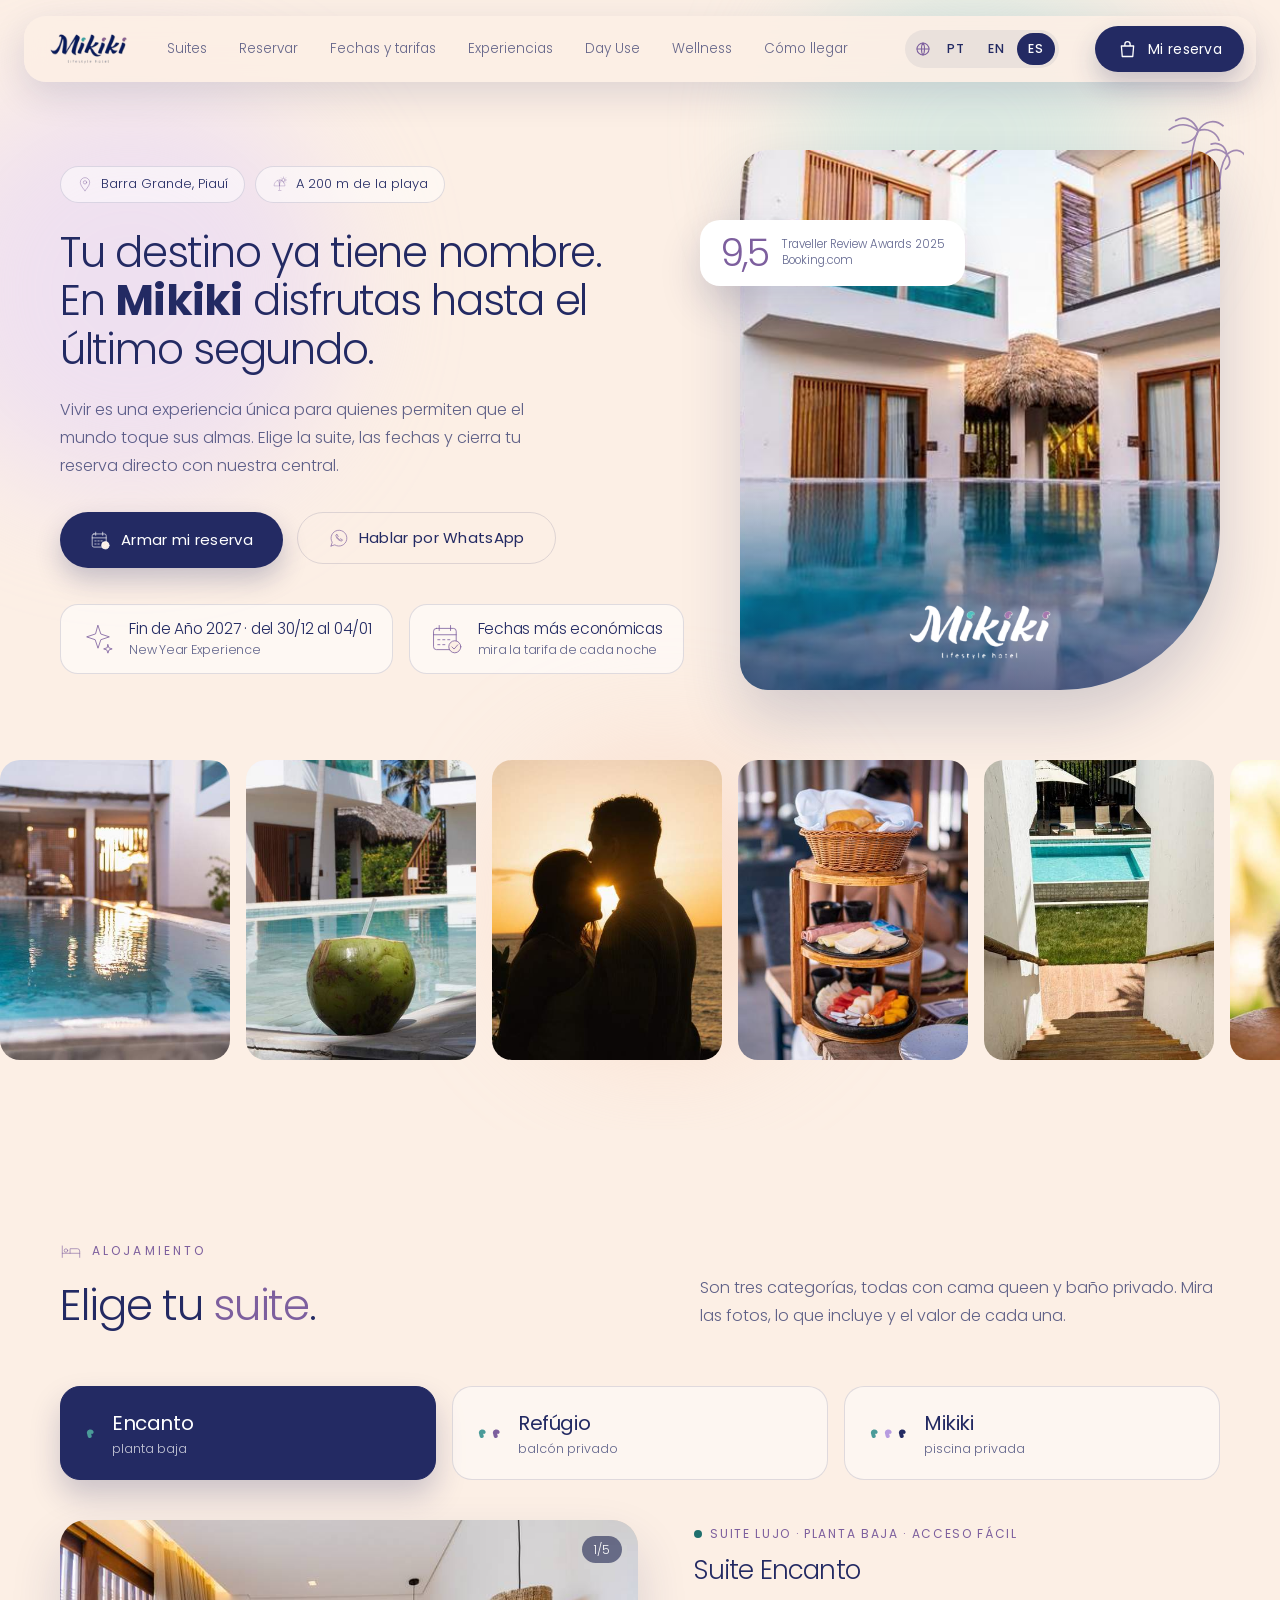
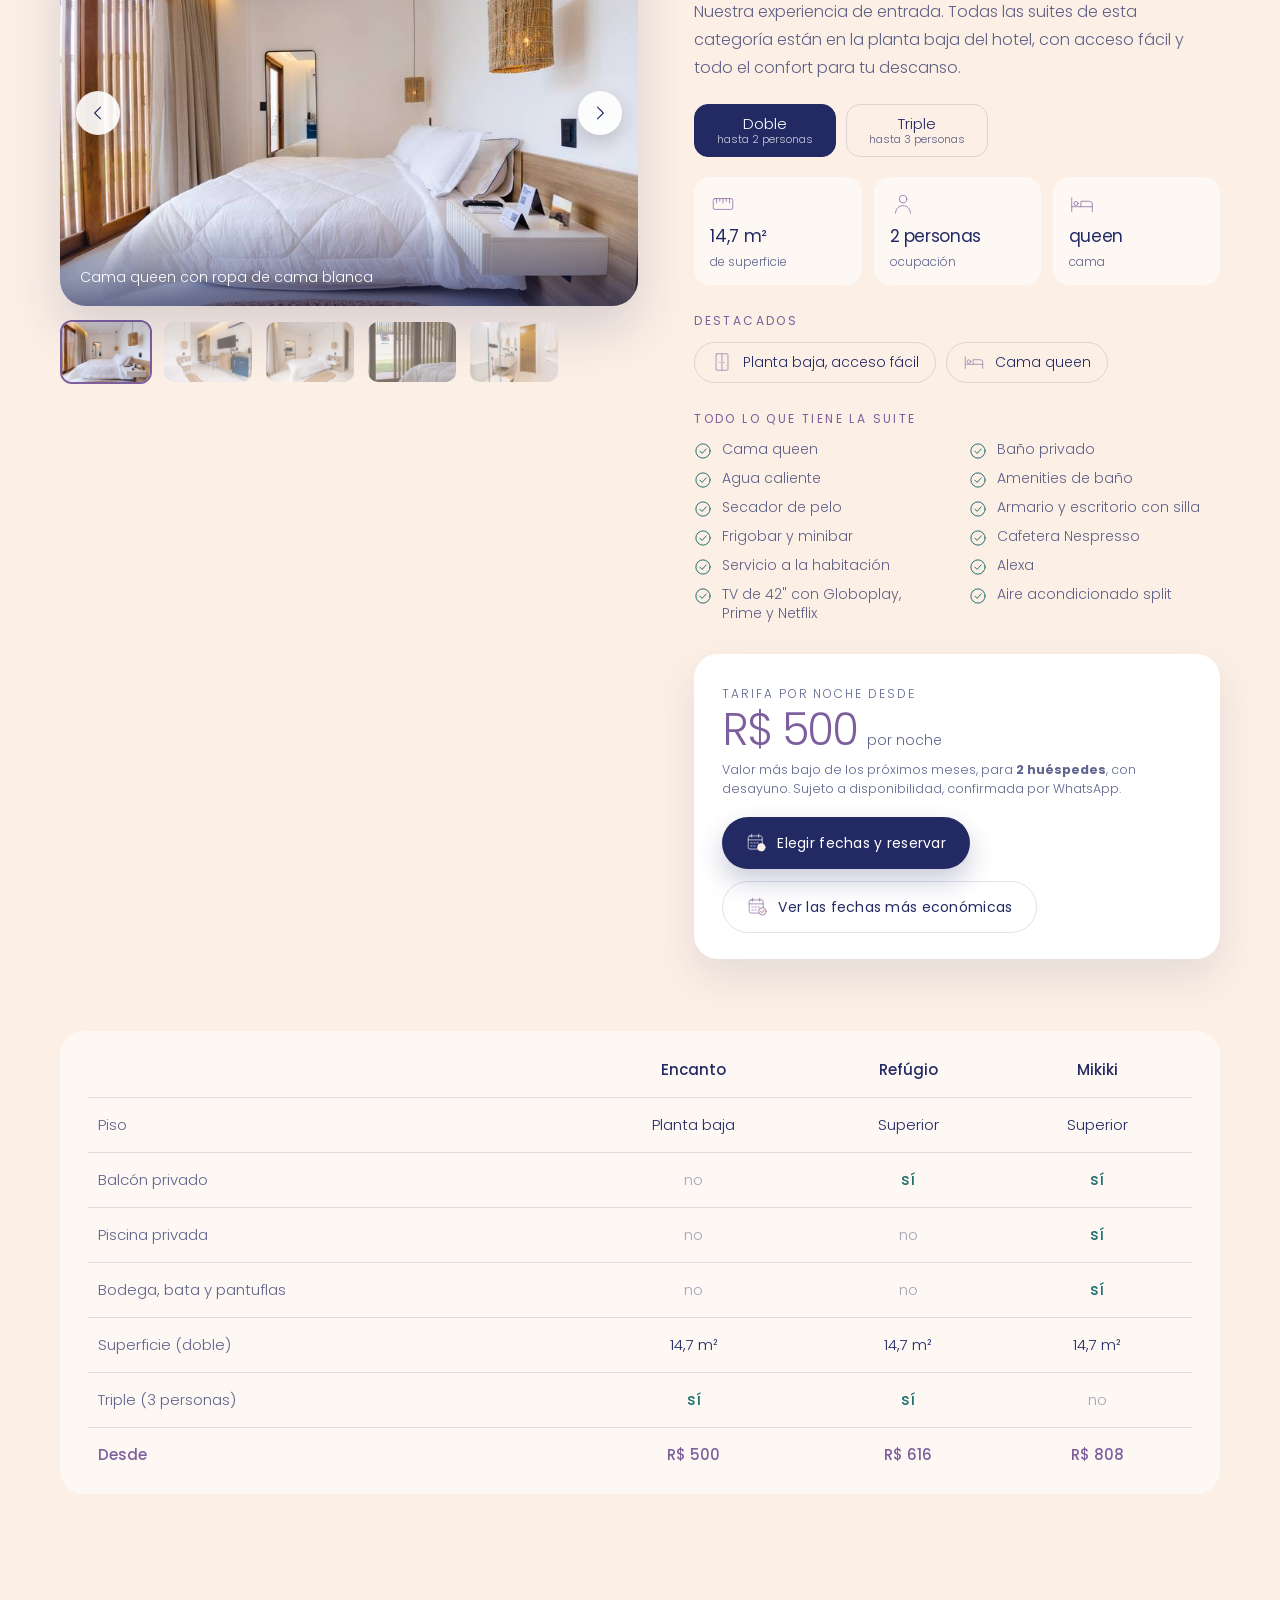
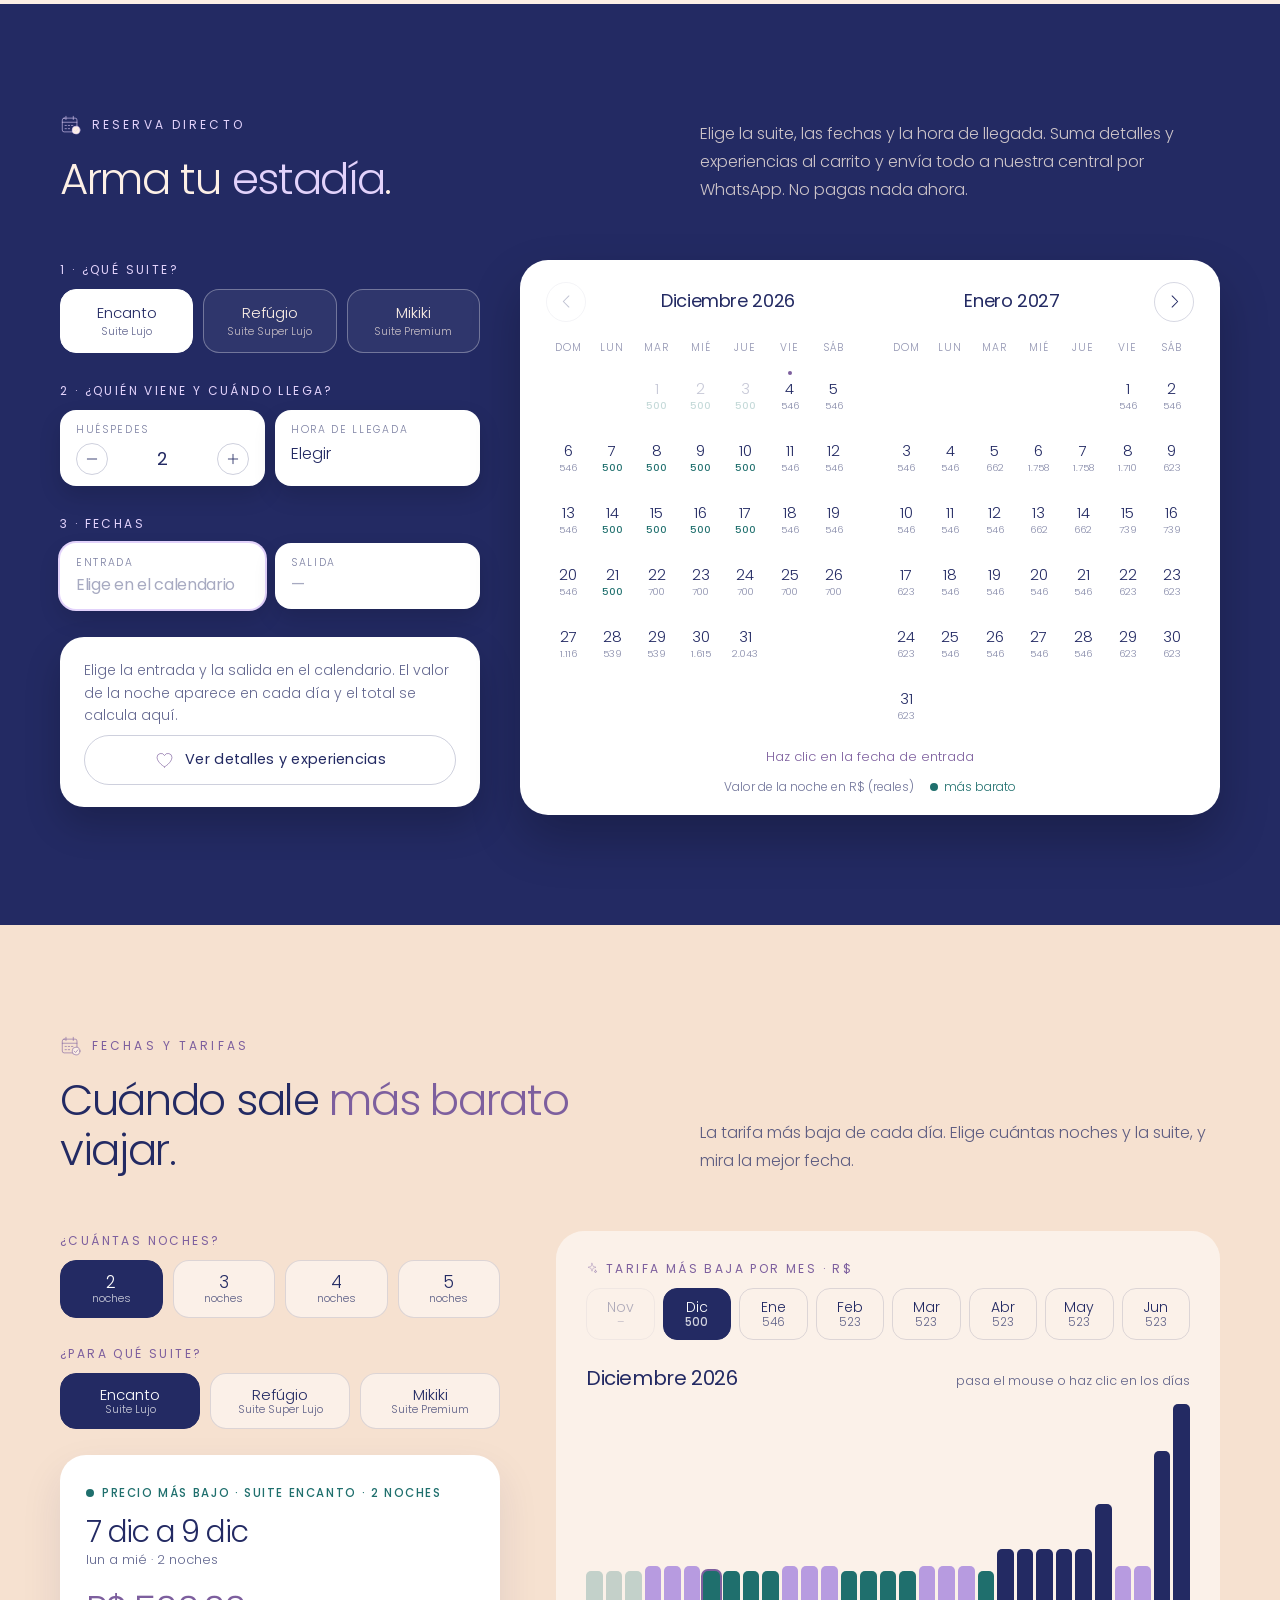
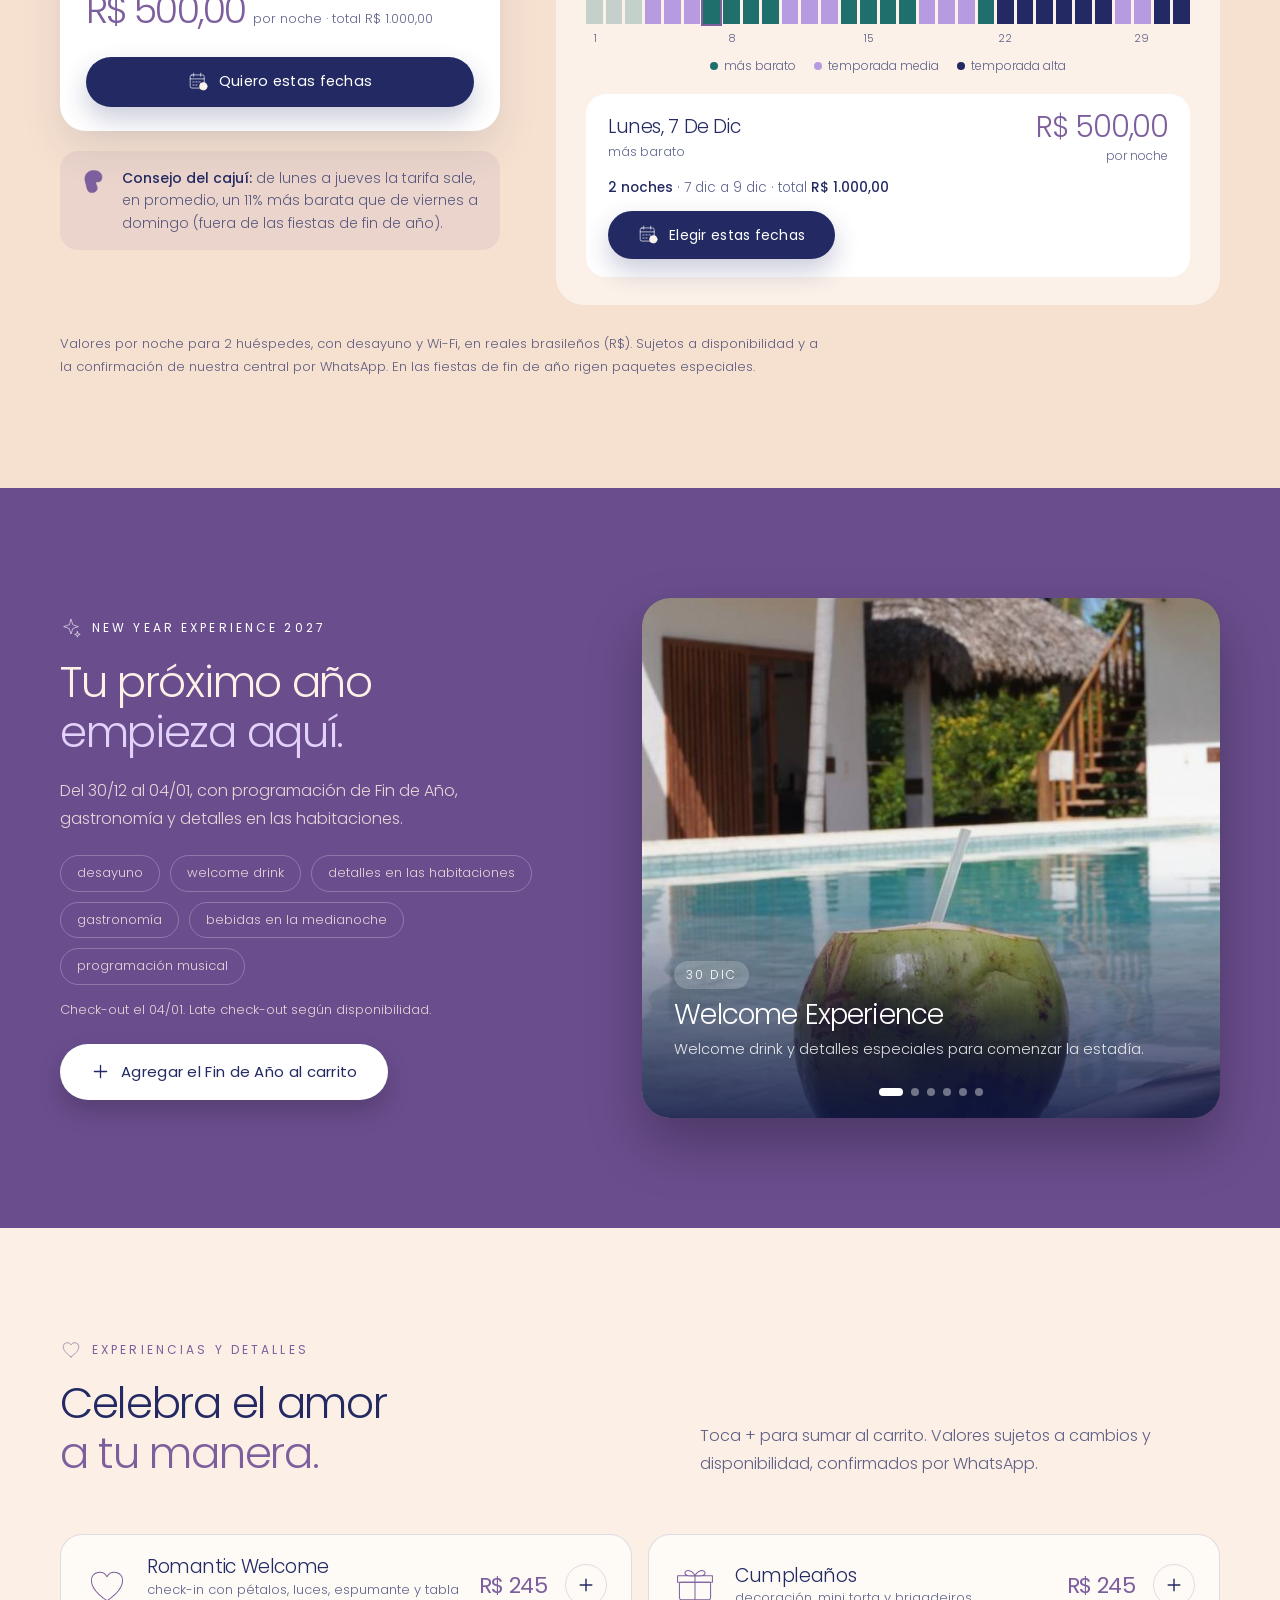
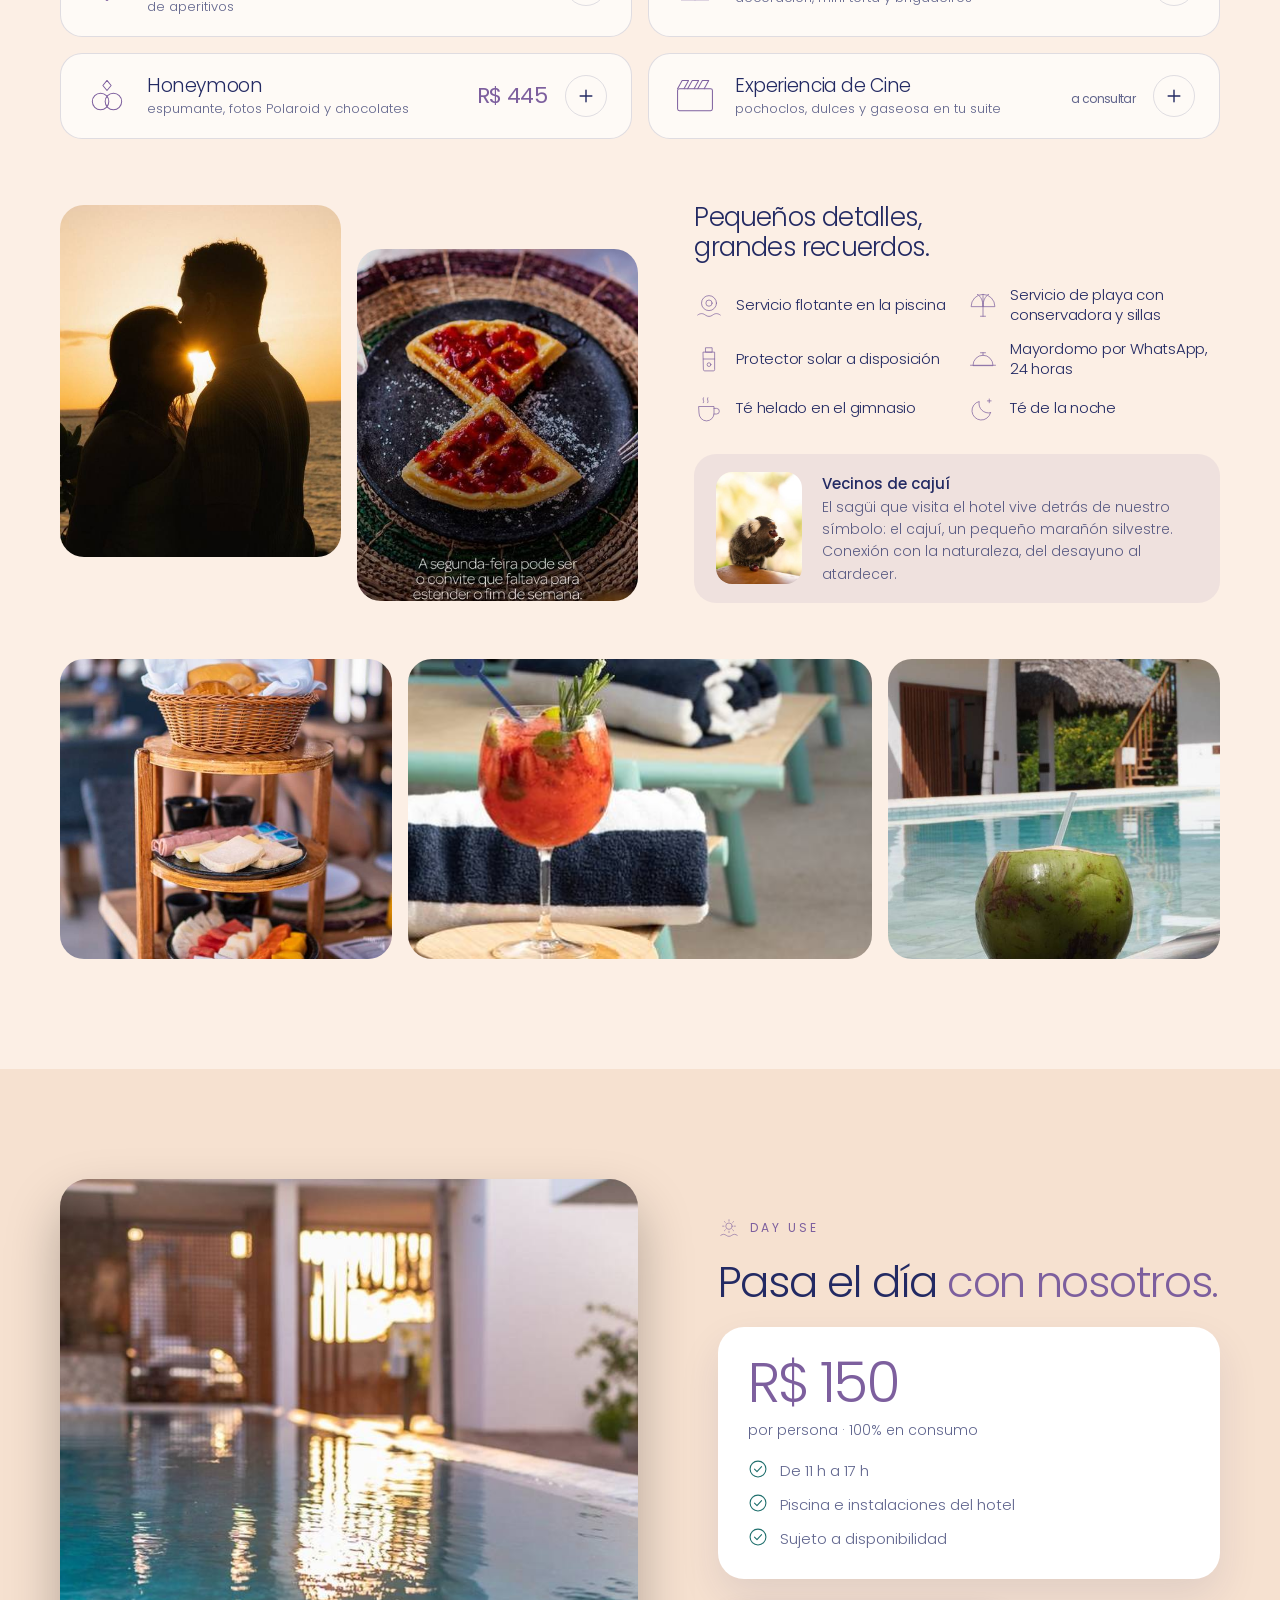
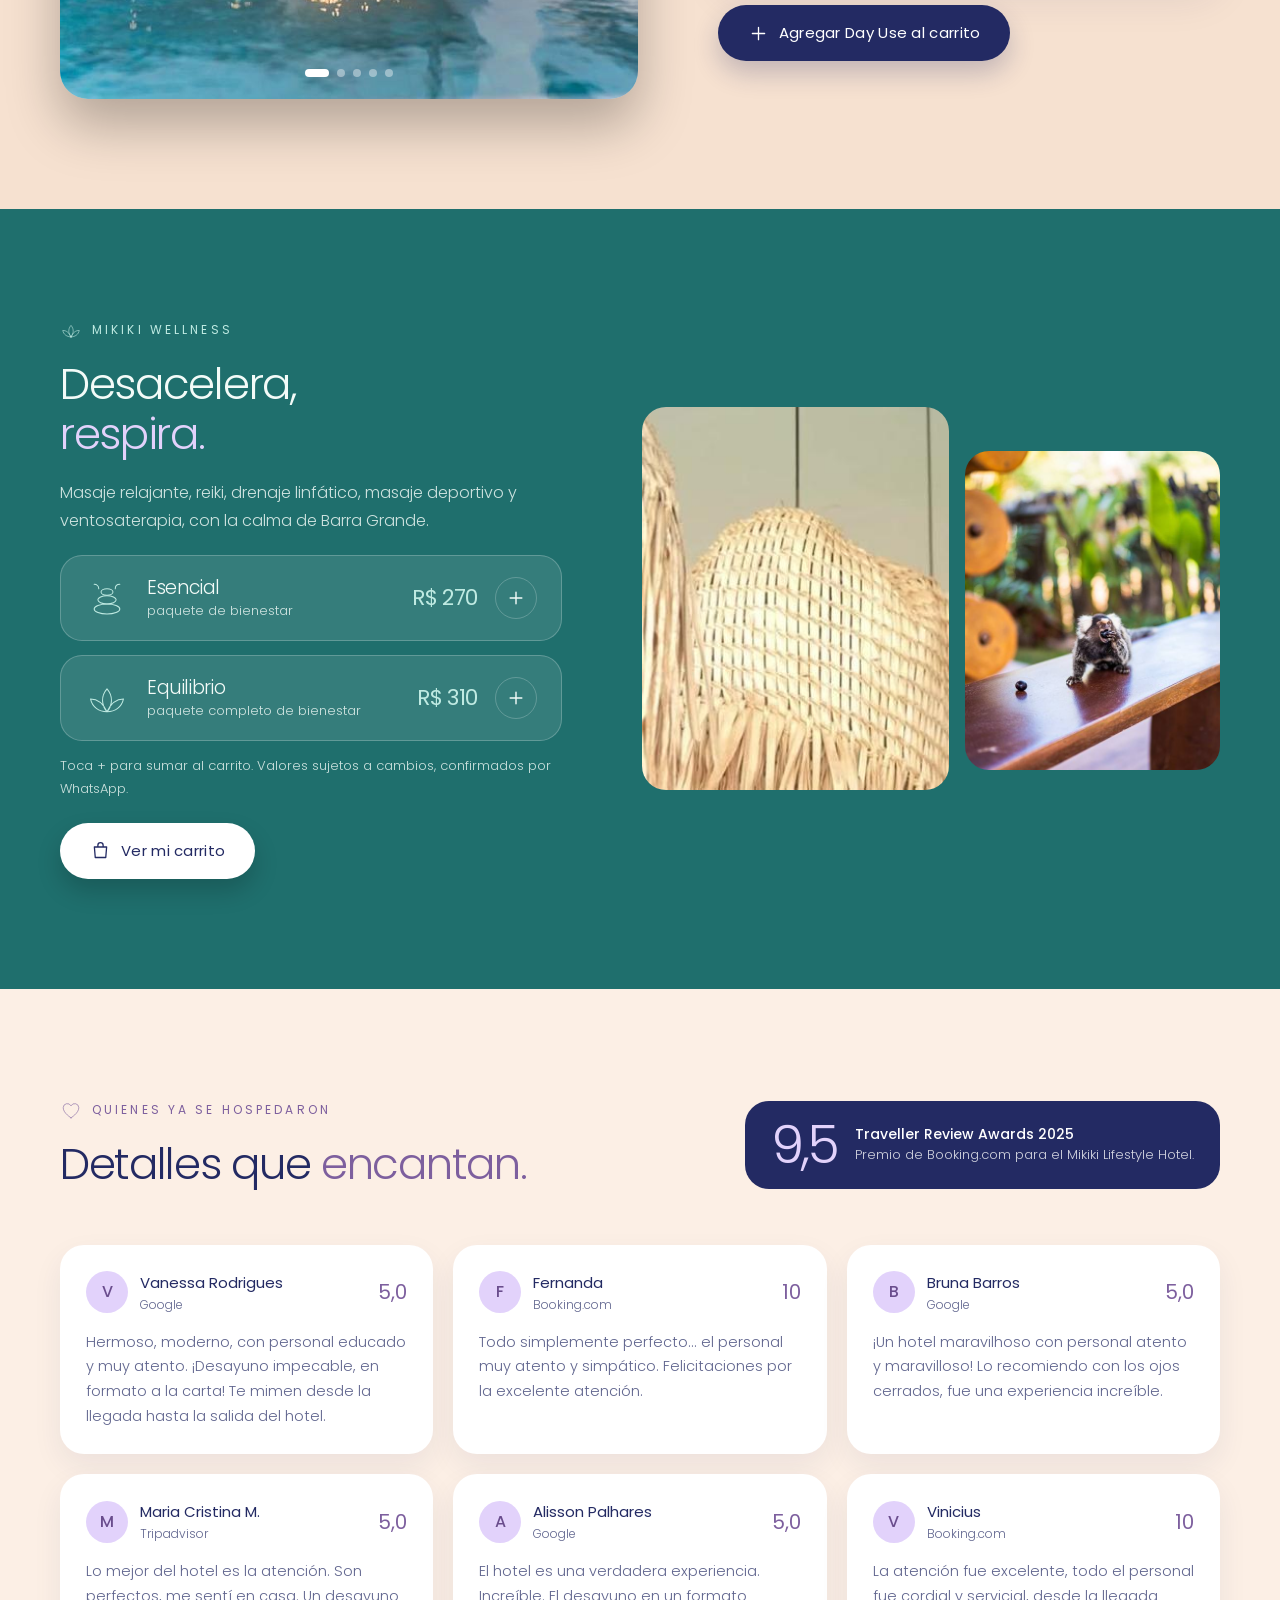
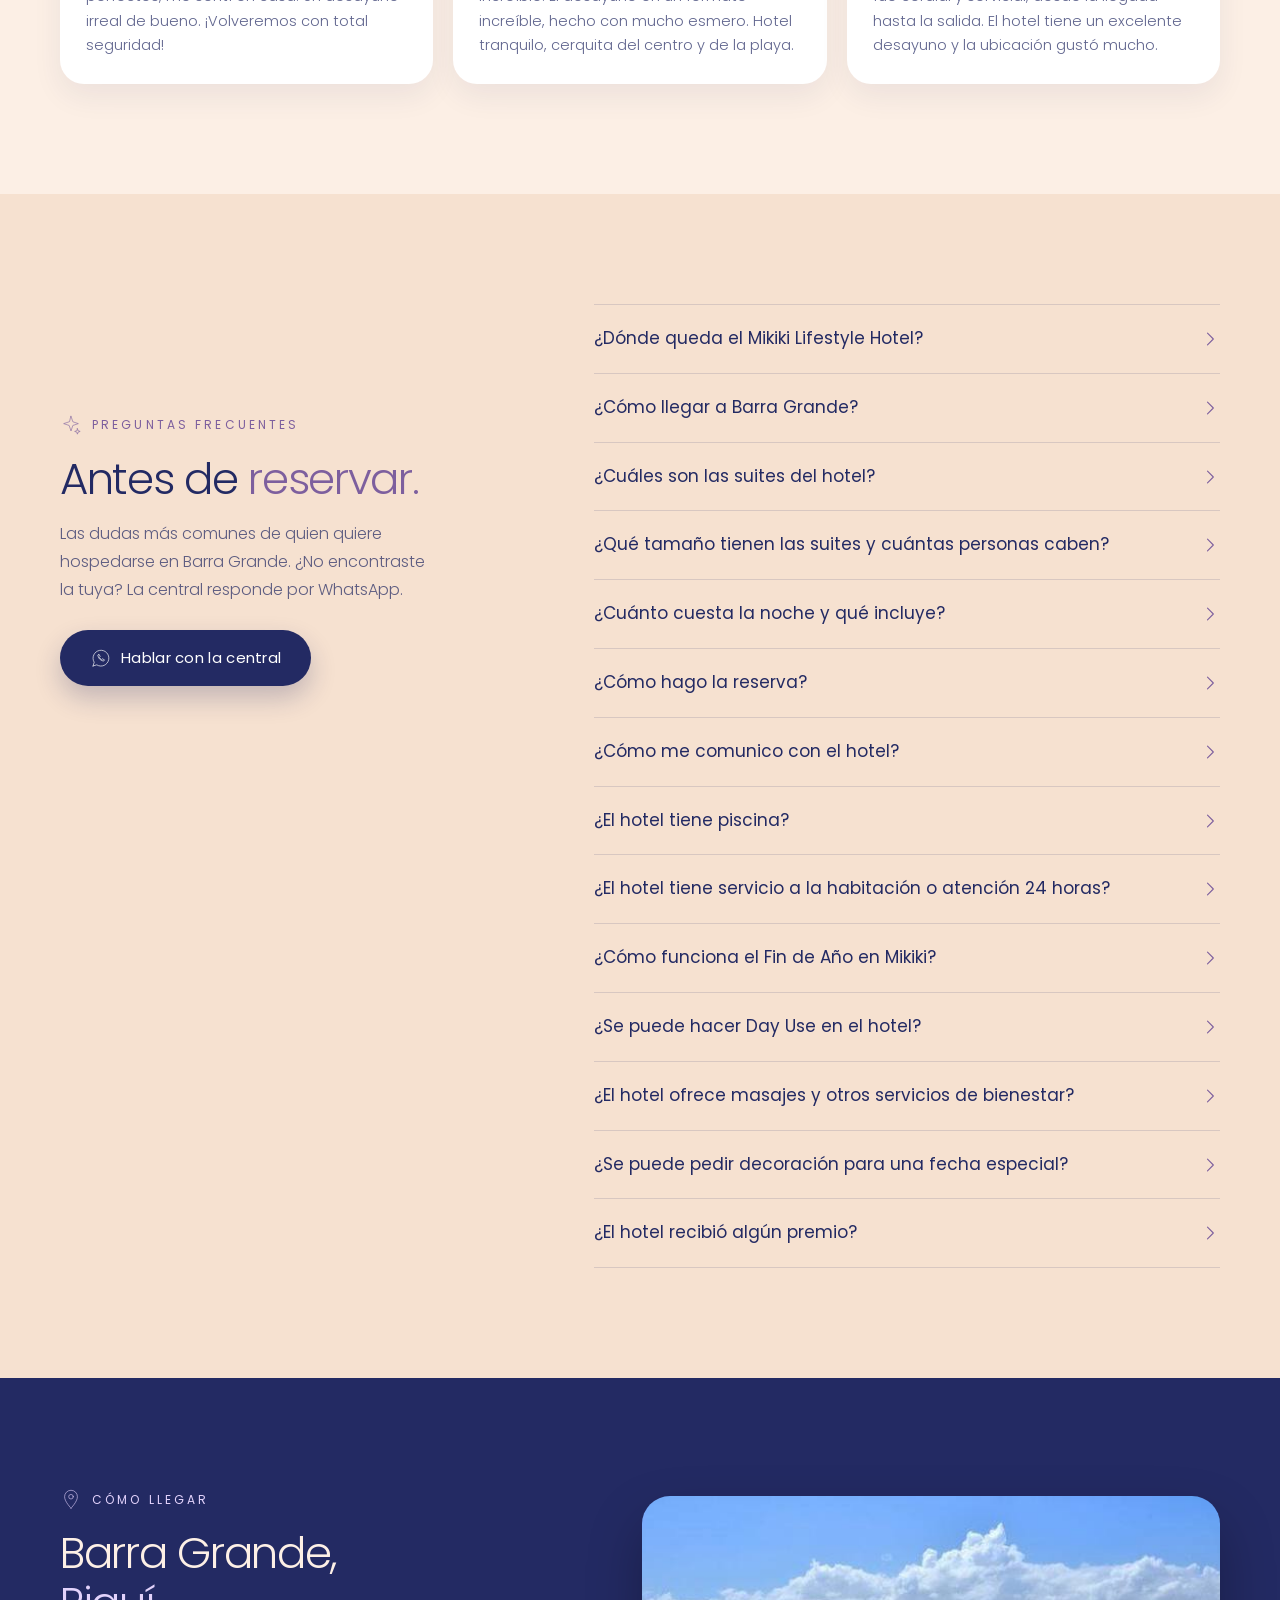
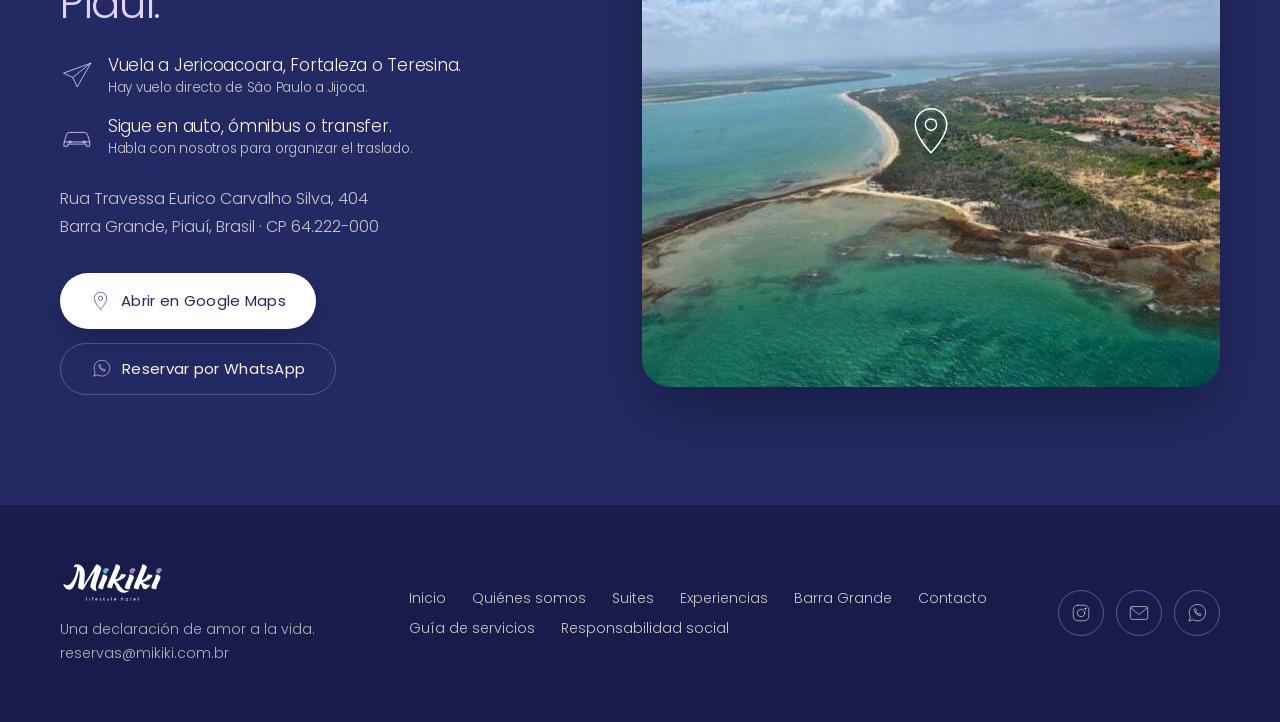
<file: es.html>
<!DOCTYPE html>
<html lang="es" data-lang="es">
<head>
<meta charset="utf-8">
<meta name="viewport" content="width=device-width,initial-scale=1">
<title>Mikiki Lifestyle Hotel · Hotel en Barra Grande, Piauí, Brasil</title>
<meta name="description" content="Mikiki Lifestyle Hotel: hotel en Barra Grande, Piauí, Brasil, a 200 m de la playa. Suites Encanto, Refúgio y Mikiki con desayuno y piscina. Reserva directa por WhatsApp.">
<meta name="robots" content="index,follow,max-image-preview:large,max-snippet:-1">
<link rel="canonical" href="https://mikiki.com.br/es.html">
<link rel="alternate" hreflang="pt-BR" href="https://mikiki.com.br/">
<link rel="alternate" hreflang="en" href="https://mikiki.com.br/en.html">
<link rel="alternate" hreflang="es" href="https://mikiki.com.br/es.html">
<link rel="alternate" hreflang="x-default" href="https://mikiki.com.br/">
<meta name="theme-color" content="#fcefe5">
<meta property="og:type" content="website">
<meta property="og:locale" content="es_LA">
<meta property="og:locale:alternate" content="pt_BR">
<meta property="og:locale:alternate" content="en_US">
<meta property="og:site_name" content="Mikiki Lifestyle Hotel">
<meta property="og:title" content="Mikiki Lifestyle Hotel · Hotel en Barra Grande, Piauí, Brasil">
<meta property="og:description" content="Mikiki Lifestyle Hotel: hotel en Barra Grande, Piauí, Brasil, a 200 m de la playa. Suites Encanto, Refúgio y Mikiki con desayuno y piscina. Reserva directa por WhatsApp.">
<meta property="og:url" content="https://mikiki.com.br/es.html">
<meta property="og:image" content="https://mikiki.com.br/h0.jpg">
<meta name="twitter:card" content="summary_large_image">
<link rel="preload" href="poppins-300.woff2" as="font" type="font/woff2" crossorigin>
<link rel="preload" href="poppins-400.woff2" as="font" type="font/woff2" crossorigin>
<script>document.documentElement.className='js'</script>
<style>html{background:#fcefe5}body{margin:0;background:#fcefe5}
#static-snapshot{font-family:system-ui,-apple-system,sans-serif;color:#232a63;max-width:820px;margin:0 auto;padding:28px 20px 60px;line-height:1.65}
#static-snapshot h1{font-weight:300;font-size:30px;line-height:1.2;margin:0 0 14px}#static-snapshot h2{font-weight:400;font-size:22px;margin:34px 0 8px}#static-snapshot h3{font-weight:500;font-size:16px;margin:22px 0 6px}
#static-snapshot img{max-width:100%;height:auto;border-radius:14px;margin:10px 0}#static-snapshot a{color:#6a4d8d}
.js #static-snapshot{display:none}</style>
<script type="application/ld+json">
{
 "@context": "https://schema.org",
 "@graph": [
  {
   "@type": "WebSite",
   "@id": "https://mikiki.com.br/#website",
   "url": "https://mikiki.com.br/",
   "name": "Mikiki Lifestyle Hotel",
   "inLanguage": [
    "pt-BR",
    "en",
    "es"
   ],
   "publisher": {
    "@id": "https://mikiki.com.br/#hotel"
   }
  },
  {
   "@type": "WebPage",
   "@id": "https://mikiki.com.br/es.html#webpage",
   "url": "https://mikiki.com.br/es.html",
   "name": "Mikiki Lifestyle Hotel · Hotel en Barra Grande, Piauí, Brasil",
   "description": "Mikiki Lifestyle Hotel: hotel en Barra Grande, Piauí, Brasil, a 200 m de la playa. Suites Encanto, Refúgio y Mikiki con desayuno y piscina. Reserva directa por WhatsApp.",
   "inLanguage": "es",
   "isPartOf": {
    "@id": "https://mikiki.com.br/#website"
   },
   "about": {
    "@id": "https://mikiki.com.br/#hotel"
   },
   "primaryImageOfPage": {
    "@type": "ImageObject",
    "url": "https://mikiki.com.br/h0.jpg"
   }
  },
  {
   "@type": "Hotel",
   "@id": "https://mikiki.com.br/#hotel",
   "name": "Mikiki Lifestyle Hotel",
   "alternateName": [
    "Mikiki",
    "Mikiki Hotel"
   ],
   "slogan": "Una declaración de amor a la vida.",
   "description": "Hotel en Barra Grande, Piauí, Brasil, a 200 m de la playa, con tres categorías de suite (Encanto, Refúgio y Mikiki), desayuno incluido en la tarifa, piscina, Day Use y Wellness.",
   "url": "https://mikiki.com.br/",
   "logo": {
    "@type": "ImageObject",
    "url": "https://mikiki.com.br/logo-navy.png"
   },
   "image": [
    "https://mikiki.com.br/h0.jpg",
    "https://mikiki.com.br/suite0.jpg",
    "https://mikiki.com.br/suite5.jpg",
    "https://mikiki.com.br/suite11.jpg"
   ],
   "telephone": "+5586999426066",
   "email": "reservas@mikiki.com.br",
   "address": {
    "@type": "PostalAddress",
    "streetAddress": "Rua Travessa Eurico Carvalho Silva, 404",
    "addressLocality": "Cajueiro da Praia",
    "addressRegion": "PI",
    "postalCode": "64222-000",
    "addressCountry": "BR"
   },
   "geo": {
    "@type": "GeoCoordinates",
    "latitude": -2.9100522,
    "longitude": -41.4065898
   },
   "hasMap": "https://goo.gl/maps/ivREm6mHMSvs5neB9",
   "areaServed": {
    "@type": "Place",
    "name": "Barra Grande, Cajueiro da Praia, Piauí, Brasil"
   },
   "priceRange": "Desde R$ 500 por noche",
   "award": "Traveller Review Awards 2025 (Booking.com)",
   "availableLanguage": [
    "pt-BR",
    "en",
    "es"
   ],
   "amenityFeature": [
    {
     "@type": "LocationFeatureSpecification",
     "name": "Piscina",
     "value": true
    },
    {
     "@type": "LocationFeatureSpecification",
     "name": "Desayuno incluido",
     "value": true
    },
    {
     "@type": "LocationFeatureSpecification",
     "name": "Wi-Fi",
     "value": true
    },
    {
     "@type": "LocationFeatureSpecification",
     "name": "Servicio a la habitación",
     "value": true
    },
    {
     "@type": "LocationFeatureSpecification",
     "name": "Mayordomo por WhatsApp 24 horas",
     "value": true
    }
   ],
   "contactPoint": [
    {
     "@type": "ContactPoint",
     "contactType": "reservations",
     "telephone": "+5586999426066",
     "email": "reservas@mikiki.com.br",
     "availableLanguage": [
      "pt-BR",
      "en",
      "es"
     ]
    }
   ],
   "sameAs": [
    "https://www.instagram.com/mikiki.hotel/",
    "https://mikiki.com.br/",
    "https://goo.gl/maps/ivREm6mHMSvs5neB9"
   ],
   "containsPlace": [
    {
     "@type": "HotelRoom",
     "@id": "https://mikiki.com.br/#encanto",
     "name": "Suite Encanto (Suite Lujo)",
     "description": "Nuestra experiencia de entrada. Todas las suites de esta categoría están en la planta baja del hotel, con acceso fácil y todo el confort para tu descanso.",
     "image": [
      "https://mikiki.com.br/suite0.jpg",
      "https://mikiki.com.br/suite1.jpg"
     ],
     "occupancy": {
      "@type": "QuantitativeValue",
      "minValue": 1,
      "maxValue": 3,
      "unitText": "huéspedes"
     },
     "floorSize": {
      "@type": "QuantitativeValue",
      "value": 14.7,
      "unitCode": "MTK"
     },
     "bed": {
      "@type": "BedDetails",
      "numberOfBeds": 1,
      "typeOfBed": "Cama queen"
     },
     "amenityFeature": [
      {
       "@type": "LocationFeatureSpecification",
       "name": "Cama queen",
       "value": true
      },
      {
       "@type": "LocationFeatureSpecification",
       "name": "Baño privado",
       "value": true
      },
      {
       "@type": "LocationFeatureSpecification",
       "name": "Agua caliente",
       "value": true
      },
      {
       "@type": "LocationFeatureSpecification",
       "name": "Amenities de baño",
       "value": true
      },
      {
       "@type": "LocationFeatureSpecification",
       "name": "Alexa",
       "value": true
      },
      {
       "@type": "LocationFeatureSpecification",
       "name": "Secador de pelo",
       "value": true
      },
      {
       "@type": "LocationFeatureSpecification",
       "name": "Armario y escritorio con silla",
       "value": true
      },
      {
       "@type": "LocationFeatureSpecification",
       "name": "Frigobar y minibar",
       "value": true
      },
      {
       "@type": "LocationFeatureSpecification",
       "name": "Cafetera Nespresso",
       "value": true
      },
      {
       "@type": "LocationFeatureSpecification",
       "name": "Servicio a la habitación",
       "value": true
      },
      {
       "@type": "LocationFeatureSpecification",
       "name": "TV de 42\" con Globoplay, Prime y Netflix",
       "value": true
      },
      {
       "@type": "LocationFeatureSpecification",
       "name": "Aire acondicionado split",
       "value": true
      },
      {
       "@type": "LocationFeatureSpecification",
       "name": "Planta baja, acceso fácil",
       "value": true
      },
      {
       "@type": "LocationFeatureSpecification",
       "name": "Cama queen",
       "value": true
      }
     ]
    },
    {
     "@type": "HotelRoom",
     "@id": "https://mikiki.com.br/#refugio",
     "name": "Suite Refúgio (Suite Super Lujo)",
     "description": "Nuestra experiencia intermedia. Todas las suites de esta categoría están en el piso superior del hotel y tienen balcón privado para el desayuno, el atardecer y el tiempo en pareja.",
     "image": [
      "https://mikiki.com.br/suite5.jpg",
      "https://mikiki.com.br/suite6.jpg"
     ],
     "occupancy": {
      "@type": "QuantitativeValue",
      "minValue": 1,
      "maxValue": 3,
      "unitText": "huéspedes"
     },
     "floorSize": {
      "@type": "QuantitativeValue",
      "value": 14.7,
      "unitCode": "MTK"
     },
     "bed": {
      "@type": "BedDetails",
      "numberOfBeds": 1,
      "typeOfBed": "Cama queen"
     },
     "amenityFeature": [
      {
       "@type": "LocationFeatureSpecification",
       "name": "Cama queen",
       "value": true
      },
      {
       "@type": "LocationFeatureSpecification",
       "name": "Baño privado",
       "value": true
      },
      {
       "@type": "LocationFeatureSpecification",
       "name": "Agua caliente",
       "value": true
      },
      {
       "@type": "LocationFeatureSpecification",
       "name": "Amenities de baño",
       "value": true
      },
      {
       "@type": "LocationFeatureSpecification",
       "name": "Alexa",
       "value": true
      },
      {
       "@type": "LocationFeatureSpecification",
       "name": "Secador de pelo",
       "value": true
      },
      {
       "@type": "LocationFeatureSpecification",
       "name": "Armario y escritorio con silla",
       "value": true
      },
      {
       "@type": "LocationFeatureSpecification",
       "name": "Frigobar y minibar",
       "value": true
      },
      {
       "@type": "LocationFeatureSpecification",
       "name": "Cafetera Nespresso",
       "value": true
      },
      {
       "@type": "LocationFeatureSpecification",
       "name": "Servicio a la habitación",
       "value": true
      },
      {
       "@type": "LocationFeatureSpecification",
       "name": "TV de 42\" con Globoplay, Prime y Netflix",
       "value": true
      },
      {
       "@type": "LocationFeatureSpecification",
       "name": "Aire acondicionado split",
       "value": true
      },
      {
       "@type": "LocationFeatureSpecification",
       "name": "Balcón privado",
       "value": true
      },
      {
       "@type": "LocationFeatureSpecification",
       "name": "Cama queen",
       "value": true
      }
     ]
    },
    {
     "@type": "HotelRoom",
     "@id": "https://mikiki.com.br/#mikiki",
     "name": "Suite Mikiki (Suite Premium)",
     "description": "Nuestra experiencia de mayor valor. Todas las suites de esta categoría están en el piso superior, con piscina privada en el balcón y vista panorámica del hotel.",
     "image": [
      "https://mikiki.com.br/suite11.jpg",
      "https://mikiki.com.br/suite12.jpg"
     ],
     "occupancy": {
      "@type": "QuantitativeValue",
      "minValue": 1,
      "maxValue": 2,
      "unitText": "huéspedes"
     },
     "floorSize": {
      "@type": "QuantitativeValue",
      "value": 14.7,
      "unitCode": "MTK"
     },
     "bed": {
      "@type": "BedDetails",
      "numberOfBeds": 1,
      "typeOfBed": "Cama queen"
     },
     "amenityFeature": [
      {
       "@type": "LocationFeatureSpecification",
       "name": "Cama queen",
       "value": true
      },
      {
       "@type": "LocationFeatureSpecification",
       "name": "Baño privado",
       "value": true
      },
      {
       "@type": "LocationFeatureSpecification",
       "name": "Agua caliente",
       "value": true
      },
      {
       "@type": "LocationFeatureSpecification",
       "name": "Amenities de baño",
       "value": true
      },
      {
       "@type": "LocationFeatureSpecification",
       "name": "Alexa con iluminación inteligente",
       "value": true
      },
      {
       "@type": "LocationFeatureSpecification",
       "name": "Secador de pelo",
       "value": true
      },
      {
       "@type": "LocationFeatureSpecification",
       "name": "Armario y escritorio con silla",
       "value": true
      },
      {
       "@type": "LocationFeatureSpecification",
       "name": "Frigobar y minibar",
       "value": true
      },
      {
       "@type": "LocationFeatureSpecification",
       "name": "Cafetera Nespresso",
       "value": true
      },
      {
       "@type": "LocationFeatureSpecification",
       "name": "Servicio a la habitación",
       "value": true
      },
      {
       "@type": "LocationFeatureSpecification",
       "name": "TV de 42\" con Globoplay, Prime y Netflix",
       "value": true
      },
      {
       "@type": "LocationFeatureSpecification",
       "name": "Aire acondicionado split",
       "value": true
      },
      {
       "@type": "LocationFeatureSpecification",
       "name": "Piscina privada en el balcón",
       "value": true
      },
      {
       "@type": "LocationFeatureSpecification",
       "name": "Vista panorámica del hotel",
       "value": true
      },
      {
       "@type": "LocationFeatureSpecification",
       "name": "Bodega climatizada",
       "value": true
      },
      {
       "@type": "LocationFeatureSpecification",
       "name": "Batas y pantuflas",
       "value": true
      }
     ]
    }
   ],
   "makesOffer": [
    {
     "@type": "Offer",
     "name": "Suite Encanto, doble",
     "itemOffered": {
      "@id": "https://mikiki.com.br/#encanto"
     },
     "price": 500,
     "priceCurrency": "BRL",
     "url": "https://mikiki.com.br/es.html#reservar",
     "description": "Tarifa por noche desde R$ 500 para 2 huéspedes, con desayuno y Wi-Fi. El valor varía según la fecha; consultado el 10/11/2026.",
     "priceSpecification": {
      "@type": "UnitPriceSpecification",
      "price": 500,
      "priceCurrency": "BRL",
      "unitText": "noche"
     },
     "seller": {
      "@id": "https://mikiki.com.br/#hotel"
     }
    },
    {
     "@type": "Offer",
     "name": "Suite Encanto, triple",
     "itemOffered": {
      "@id": "https://mikiki.com.br/#encanto"
     },
     "price": 539,
     "priceCurrency": "BRL",
     "url": "https://mikiki.com.br/es.html#reservar",
     "description": "Tarifa por noche desde R$ 539 para 3 huéspedes, con desayuno y Wi-Fi. El valor varía según la fecha; consultado el 10/11/2026.",
     "priceSpecification": {
      "@type": "UnitPriceSpecification",
      "price": 539,
      "priceCurrency": "BRL",
      "unitText": "noche"
     },
     "seller": {
      "@id": "https://mikiki.com.br/#hotel"
     }
    },
    {
     "@type": "Offer",
     "name": "Suite Refúgio, doble",
     "itemOffered": {
      "@id": "https://mikiki.com.br/#refugio"
     },
     "price": 616,
     "priceCurrency": "BRL",
     "url": "https://mikiki.com.br/es.html#reservar",
     "description": "Tarifa por noche desde R$ 616 para 2 huéspedes, con desayuno y Wi-Fi. El valor varía según la fecha; consultado el 10/11/2026.",
     "priceSpecification": {
      "@type": "UnitPriceSpecification",
      "price": 616,
      "priceCurrency": "BRL",
      "unitText": "noche"
     },
     "seller": {
      "@id": "https://mikiki.com.br/#hotel"
     }
    },
    {
     "@type": "Offer",
     "name": "Suite Refúgio, triple",
     "itemOffered": {
      "@id": "https://mikiki.com.br/#refugio"
     },
     "price": 654,
     "priceCurrency": "BRL",
     "url": "https://mikiki.com.br/es.html#reservar",
     "description": "Tarifa por noche desde R$ 654 para 3 huéspedes, con desayuno y Wi-Fi. El valor varía según la fecha; consultado el 10/11/2026.",
     "priceSpecification": {
      "@type": "UnitPriceSpecification",
      "price": 654,
      "priceCurrency": "BRL",
      "unitText": "noche"
     },
     "seller": {
      "@id": "https://mikiki.com.br/#hotel"
     }
    },
    {
     "@type": "Offer",
     "name": "Suite Mikiki, doble",
     "itemOffered": {
      "@id": "https://mikiki.com.br/#mikiki"
     },
     "price": 808,
     "priceCurrency": "BRL",
     "url": "https://mikiki.com.br/es.html#reservar",
     "description": "Tarifa por noche desde R$ 808 para 2 huéspedes, con desayuno y Wi-Fi. El valor varía según la fecha; consultado el 10/11/2026.",
     "priceSpecification": {
      "@type": "UnitPriceSpecification",
      "price": 808,
      "priceCurrency": "BRL",
      "unitText": "noche"
     },
     "seller": {
      "@id": "https://mikiki.com.br/#hotel"
     }
    },
    {
     "@type": "Offer",
     "name": "Day Use Mikiki",
     "price": 150,
     "priceCurrency": "BRL",
     "url": "https://mikiki.com.br/es.html#reservar",
     "itemOffered": {
      "@type": "Service",
      "name": "Day Use Mikiki",
      "description": "De 11 h a 17 h, con piscina e instalaciones del hotel, 100% en consumo, por persona, sujeto a disponibilidad.",
      "provider": {
       "@id": "https://mikiki.com.br/#hotel"
      }
     },
     "seller": {
      "@id": "https://mikiki.com.br/#hotel"
     }
    },
    {
     "@type": "Offer",
     "name": "Mikiki Wellness: paquete Esencial",
     "price": 270,
     "priceCurrency": "BRL",
     "url": "https://mikiki.com.br/es.html#reservar",
     "itemOffered": {
      "@type": "Service",
      "name": "Mikiki Wellness: paquete Esencial",
      "description": "Paquete de bienestar con masaje relajante, reiki, drenaje linfático, masaje deportivo y ventosaterapia.",
      "provider": {
       "@id": "https://mikiki.com.br/#hotel"
      }
     },
     "seller": {
      "@id": "https://mikiki.com.br/#hotel"
     }
    },
    {
     "@type": "Offer",
     "name": "Mikiki Wellness: paquete Equilibrio",
     "price": 310,
     "priceCurrency": "BRL",
     "url": "https://mikiki.com.br/es.html#reservar",
     "itemOffered": {
      "@type": "Service",
      "name": "Mikiki Wellness: paquete Equilibrio",
      "description": "Paquete completo de bienestar con masaje relajante, reiki, drenaje linfático, masaje deportivo y ventosaterapia.",
      "provider": {
       "@id": "https://mikiki.com.br/#hotel"
      }
     },
     "seller": {
      "@id": "https://mikiki.com.br/#hotel"
     }
    }
   ]
  },
  {
   "@type": "FAQPage",
   "@id": "https://mikiki.com.br/es.html#faq",
   "inLanguage": "es",
   "mainEntity": [
    {
     "@type": "Question",
     "name": "¿Dónde queda el Mikiki Lifestyle Hotel?",
     "acceptedAnswer": {
      "@type": "Answer",
      "text": "Mikiki queda en Barra Grande, en el estado de Piauí, Brasil (municipio de Cajueiro da Praia), a 200 m de la playa. La dirección es Rua Travessa Eurico Carvalho Silva, 404, CP 64.222-000."
     }
    },
    {
     "@type": "Question",
     "name": "¿Cómo llegar a Barra Grande?",
     "acceptedAnswer": {
      "@type": "Answer",
      "text": "Vuela a Jericoacoara, Fortaleza o Teresina; hay vuelo directo de São Paulo a Jijoca. Desde allí, sigue en auto, ómnibus o transfer. La central organiza el traslado por WhatsApp."
     }
    },
    {
     "@type": "Question",
     "name": "¿Cuáles son las suites del hotel?",
     "acceptedAnswer": {
      "@type": "Answer",
      "text": "Son tres categorías, todas con cama queen y baño privado: Encanto (Suite Lujo, en la planta baja), Refúgio (Suite Super Lujo, en el piso superior, con balcón privado) y Mikiki (Suite Premium, en el piso superior, con piscina privada en el balcón)."
     }
    },
    {
     "@type": "Question",
     "name": "¿Qué tamaño tienen las suites y cuántas personas caben?",
     "acceptedAnswer": {
      "@type": "Answer",
      "text": "La suite doble tiene 14,7 m² y aloja hasta 2 personas. Encanto y Refúgio también tienen la versión triple, de 18 m², con cama queen y cama individual, para hasta 3 personas. La Suite Mikiki es solo doble."
     }
    },
    {
     "@type": "Question",
     "name": "¿Cuánto cuesta la noche y qué incluye?",
     "acceptedAnswer": {
      "@type": "Answer",
      "text": "El valor cambia según la fecha y la suite, e incluye desayuno y Wi-Fi. Los valores están en reales brasileños (R$). Elige las fechas en el calendario de reserva para ver la tarifa de cada noche, o habla con la central por WhatsApp."
     }
    },
    {
     "@type": "Question",
     "name": "¿Cómo hago la reserva?",
     "acceptedAnswer": {
      "@type": "Answer",
      "text": "La reserva se cierra directo con la central por WhatsApp, al número +55 86 99942-6066. Eliges la suite, las fechas y la hora de llegada, sumas detalles y experiencias al carrito y envías el mensaje. No pagas nada ahora: la central confirma la disponibilidad y acuerda el pago contigo."
     }
    },
    {
     "@type": "Question",
     "name": "¿Cómo me comunico con el hotel?",
     "acceptedAnswer": {
      "@type": "Answer",
      "text": "Por la central de reservas en WhatsApp y teléfono +55 86 99942-6066, por correo a reservas@mikiki.com.br o por Instagram @mikiki.hotel."
     }
    },
    {
     "@type": "Question",
     "name": "¿El hotel tiene piscina?",
     "acceptedAnswer": {
      "@type": "Answer",
      "text": "Sí. El hotel tiene piscina, con servicio flotante, y la Suite Mikiki además tiene piscina privada en el balcón."
     }
    },
    {
     "@type": "Question",
     "name": "¿El hotel tiene servicio a la habitación o atención 24 horas?",
     "acceptedAnswer": {
      "@type": "Answer",
      "text": "Todas las suites tienen servicio a la habitación, y el mayordomo atiende por WhatsApp las 24 horas."
     }
    },
    {
     "@type": "Question",
     "name": "¿Cómo funciona el Fin de Año en Mikiki?",
     "acceptedAnswer": {
      "@type": "Answer",
      "text": "La New Year Experience 2027 va del 30/12 al 04/01, con desayuno, welcome drink, detalles en las habitaciones, gastronomía, bebidas en la medianoche y programación musical. El check-out es el 04/01, con late check-out según disponibilidad. En las fiestas de fin de año rigen paquetes especiales: pide el valor a la central."
     }
    },
    {
     "@type": "Question",
     "name": "¿Se puede hacer Day Use en el hotel?",
     "acceptedAnswer": {
      "@type": "Answer",
      "text": "Sí. El Day Use cuesta R$ 150 por persona, con 100% en consumo, de 11 h a 17 h, con acceso a la piscina y a las instalaciones del hotel, sujeto a disponibilidad."
     }
    },
    {
     "@type": "Question",
     "name": "¿El hotel ofrece masajes y otros servicios de bienestar?",
     "acceptedAnswer": {
      "@type": "Answer",
      "text": "Sí. Mikiki Wellness ofrece masaje relajante, reiki, drenaje linfático, masaje deportivo y ventosaterapia, en dos paquetes: Esencial (R$ 270) y Equilibrio (R$ 310)."
     }
    },
    {
     "@type": "Question",
     "name": "¿Se puede pedir decoración para una fecha especial?",
     "acceptedAnswer": {
      "@type": "Answer",
      "text": "Sí. Hay detalles para celebrar: Romantic Welcome (R$ 245), Cumpleaños (R$ 245), Honeymoon (R$ 445) y Experiencia de Cine (a consultar). Los valores están sujetos a cambios y a disponibilidad, y la central confirma todo por WhatsApp."
     }
    },
    {
     "@type": "Question",
     "name": "¿El hotel recibió algún premio?",
     "acceptedAnswer": {
      "@type": "Answer",
      "text": "Sí. El Mikiki Lifestyle Hotel recibió el Traveller Review Awards 2025, premio de Booking.com, con sello de nota 9,5."
     }
    }
   ]
  }
 ]
}
</script>
</head>
<body>

<!-- Texto estático: o que as IAs e buscadores sem JavaScript leem. Sai quando o layout interativo (mesmo conteúdo) carrega. -->
<main id="static-snapshot" lang="es">
<h1>Mikiki Lifestyle Hotel: hotel en Barra Grande, Piauí, Brasil</h1>
<p>El Mikiki Lifestyle Hotel queda en Barra Grande, en el estado de Piauí, Brasil (municipio de Cajueiro da Praia), a 200 m de la playa. Son tres categorías de suite, todas con cama queen y baño privado, con desayuno y Wi-Fi incluidos en la tarifa. La reserva se cierra directo con la central por WhatsApp.</p>
<img src="h0.jpg" alt="Piscina y suites del Mikiki Lifestyle Hotel, en Barra Grande, Piauí" width="760" loading="lazy">
<h2>Dirección y contacto</h2><ul><li>Hotel: Mikiki Lifestyle Hotel</li><li>Dirección: Rua Travessa Eurico Carvalho Silva, 404, Barra Grande, Cajueiro da Praia, Piauí, Brasil, CEP 64.222-000</li><li>Central de reservas y WhatsApp: <a href="https://wa.me/5586999426066">+55 86 99942-6066</a></li><li>Correo: <a href="mailto:reservas@mikiki.com.br">reservas@mikiki.com.br</a></li><li>Instagram: <a href="https://www.instagram.com/mikiki.hotel/">@mikiki.hotel</a></li><li>Mapa: <a href="https://goo.gl/maps/ivREm6mHMSvs5neB9">Google Maps</a></li><li>Sitio oficial: <a href="https://mikiki.com.br/">mikiki.com.br</a></li></ul>
<h2>Suites y valores</h2><p>Valores por noche para 2 huéspedes, con desayuno y Wi-Fi, en reales brasileños (R$), consultados el 10/11/2026. Varían según la fecha y dependen de la disponibilidad; el calendario de reserva muestra la tarifa de cada noche.</p>
<h3>Suite Encanto (Suite Lujo)</h3><img src="suite0.jpg" alt="Suite Encanto: habitación con cama queen" width="520" loading="lazy"><p>Nuestra experiencia de entrada. Todas las suites de esta categoría están en la planta baja del hotel, con acceso fácil y todo el confort para tu descanso. Queda en planta baja, con acceso fácil.</p><p>Doble (hasta 2 personas, 14,7 m²): desde R$ 500 por noche. Triple (hasta 3 personas, 18 m²): desde R$ 539 por noche.</p><p>Destacados: Planta baja, acceso fácil, Cama queen.</p><p>Incluye: Cama queen, Baño privado, Agua caliente, Amenities de baño, Alexa, Secador de pelo, Armario y escritorio con silla, Frigobar y minibar, Cafetera Nespresso, Servicio a la habitación, TV de 42&quot; con Globoplay, Prime y Netflix, Aire acondicionado split.</p>
<h3>Suite Refúgio (Suite Super Lujo)</h3><img src="suite5.jpg" alt="Suite Refúgio: habitación con cama queen" width="520" loading="lazy"><p>Nuestra experiencia intermedia. Todas las suites de esta categoría están en el piso superior del hotel y tienen balcón privado para el desayuno, el atardecer y el tiempo en pareja. Queda en piso superior, con balcón privado.</p><p>Doble (hasta 2 personas, 14,7 m²): desde R$ 616 por noche. Triple (hasta 3 personas, 18 m²): desde R$ 654 por noche.</p><p>Destacados: Balcón privado, Cama queen.</p><p>Incluye: Cama queen, Baño privado, Agua caliente, Amenities de baño, Alexa, Secador de pelo, Armario y escritorio con silla, Frigobar y minibar, Cafetera Nespresso, Servicio a la habitación, TV de 42&quot; con Globoplay, Prime y Netflix, Aire acondicionado split.</p>
<h3>Suite Mikiki (Suite Premium)</h3><img src="suite11.jpg" alt="Suite Mikiki: habitación con cama queen" width="520" loading="lazy"><p>Nuestra experiencia de mayor valor. Todas las suites de esta categoría están en el piso superior, con piscina privada en el balcón y vista panorámica del hotel. Queda en piso superior, con piscina privada en el balcón.</p><p>Doble (hasta 2 personas, 14,7 m²): desde R$ 808 por noche. Solo doble.</p><p>Destacados: Piscina privada en el balcón, Vista panorámica del hotel, Bodega climatizada, Batas y pantuflas.</p><p>Incluye: Cama queen, Baño privado, Agua caliente, Amenities de baño, Alexa con iluminación inteligente, Secador de pelo, Armario y escritorio con silla, Frigobar y minibar, Cafetera Nespresso, Servicio a la habitación, TV de 42&quot; con Globoplay, Prime y Netflix, Aire acondicionado split.</p>
<h2>Fin de Año 2027</h2><p>New Year Experience del 30/12 al 04/01: desayuno, welcome drink, detalles en las habitaciones, gastronomía, bebidas en la medianoche y programación musical. 30/12 Welcome Experience; 31/12 a las 19 h recepción, DJ y open bar; cena especial a la carta; show en vivo de la banda Mundo Invertido; 01/01 desayuno especial; del 02 al 04/01 Mikiki Days. Check-out el 04/01, con late check-out según disponibilidad. En las fiestas de fin de año rigen paquetes especiales; pide el valor a la central.</p>
<h2>Detalles y experiencias</h2><ul><li>Romantic Welcome: check-in con pétalos, luces, espumante y tabla de aperitivos, R$ 245</li><li>Cumpleaños: decoración, mini torta y brigadeiros, R$ 245</li><li>Honeymoon: espumante, fotos Polaroid y chocolates, R$ 445</li><li>Experiencia de Cine: pochoclos, dulces y gaseosa en la suite, a consultar</li><li>Servicio flotante en la piscina, servicio de playa con conservadora y sillas, protector solar a disposición, mayordomo por WhatsApp 24 horas, té helado en el gimnasio y té de la noche</li></ul>
<h2>Day Use</h2><p>R$ 150 por persona, 100% en consumo, de 11 h a 17 h, con piscina e instalaciones del hotel, sujeto a disponibilidad.</p>
<h2>Mikiki Wellness</h2><p>Masaje relajante, reiki, drenaje linfático, masaje deportivo y ventosaterapia. Paquete Esencial: R$ 270. Paquete Equilibrio: R$ 310.</p>
<h2>Cómo llegar</h2><p>Vuela a Jericoacoara, Fortaleza o Teresina; hay vuelo directo de São Paulo a Jijoca. Sigue en auto, ómnibus o transfer; la central organiza el traslado.</p>
<h2>Preguntas frecuentes</h2><h3>¿Dónde queda el Mikiki Lifestyle Hotel?</h3><p>Mikiki queda en Barra Grande, en el estado de Piauí, Brasil (municipio de Cajueiro da Praia), a 200 m de la playa. La dirección es Rua Travessa Eurico Carvalho Silva, 404, CP 64.222-000.</p><h3>¿Cómo llegar a Barra Grande?</h3><p>Vuela a Jericoacoara, Fortaleza o Teresina; hay vuelo directo de São Paulo a Jijoca. Desde allí, sigue en auto, ómnibus o transfer. La central organiza el traslado por WhatsApp.</p><h3>¿Cuáles son las suites del hotel?</h3><p>Son tres categorías, todas con cama queen y baño privado: Encanto (Suite Lujo, en la planta baja), Refúgio (Suite Super Lujo, en el piso superior, con balcón privado) y Mikiki (Suite Premium, en el piso superior, con piscina privada en el balcón).</p><h3>¿Qué tamaño tienen las suites y cuántas personas caben?</h3><p>La suite doble tiene 14,7 m² y aloja hasta 2 personas. Encanto y Refúgio también tienen la versión triple, de 18 m², con cama queen y cama individual, para hasta 3 personas. La Suite Mikiki es solo doble.</p><h3>¿Cuánto cuesta la noche y qué incluye?</h3><p>El valor cambia según la fecha y la suite, e incluye desayuno y Wi-Fi. Los valores están en reales brasileños (R$). Elige las fechas en el calendario de reserva para ver la tarifa de cada noche, o habla con la central por WhatsApp.</p><h3>¿Cómo hago la reserva?</h3><p>La reserva se cierra directo con la central por WhatsApp, al número +55 86 99942-6066. Eliges la suite, las fechas y la hora de llegada, sumas detalles y experiencias al carrito y envías el mensaje. No pagas nada ahora: la central confirma la disponibilidad y acuerda el pago contigo.</p><h3>¿Cómo me comunico con el hotel?</h3><p>Por la central de reservas en WhatsApp y teléfono +55 86 99942-6066, por correo a reservas@mikiki.com.br o por Instagram @mikiki.hotel.</p><h3>¿El hotel tiene piscina?</h3><p>Sí. El hotel tiene piscina, con servicio flotante, y la Suite Mikiki además tiene piscina privada en el balcón.</p><h3>¿El hotel tiene servicio a la habitación o atención 24 horas?</h3><p>Todas las suites tienen servicio a la habitación, y el mayordomo atiende por WhatsApp las 24 horas.</p><h3>¿Cómo funciona el Fin de Año en Mikiki?</h3><p>La New Year Experience 2027 va del 30/12 al 04/01, con desayuno, welcome drink, detalles en las habitaciones, gastronomía, bebidas en la medianoche y programación musical. El check-out es el 04/01, con late check-out según disponibilidad. En las fiestas de fin de año rigen paquetes especiales: pide el valor a la central.</p><h3>¿Se puede hacer Day Use en el hotel?</h3><p>Sí. El Day Use cuesta R$ 150 por persona, con 100% en consumo, de 11 h a 17 h, con acceso a la piscina y a las instalaciones del hotel, sujeto a disponibilidad.</p><h3>¿El hotel ofrece masajes y otros servicios de bienestar?</h3><p>Sí. Mikiki Wellness ofrece masaje relajante, reiki, drenaje linfático, masaje deportivo y ventosaterapia, en dos paquetes: Esencial (R$ 270) y Equilibrio (R$ 310).</p><h3>¿Se puede pedir decoración para una fecha especial?</h3><p>Sí. Hay detalles para celebrar: Romantic Welcome (R$ 245), Cumpleaños (R$ 245), Honeymoon (R$ 445) y Experiencia de Cine (a consultar). Los valores están sujetos a cambios y a disponibilidad, y la central confirma todo por WhatsApp.</p><h3>¿El hotel recibió algún premio?</h3><p>Sí. El Mikiki Lifestyle Hotel recibió el Traveller Review Awards 2025, premio de Booking.com, con sello de nota 9,5.</p>
<h2>Enlaces</h2><ul><li><a href="https://wa.me/5586999426066">Reservar por WhatsApp</a></li><li><a href="https://mikiki.com.br/llms.txt">llms.txt</a></li><li><a href="https://mikiki.com.br/">Sitio oficial</a></li><li><a href="https://mikiki.com.br/acomodacoes/">Alojamiento</a></li><li><a href="https://mikiki.com.br/experiencias/">Experiencias</a></li><li><a href="https://mikiki.com.br/barra-grande-piaui/">Barra Grande</a></li><li><a href="https://mikiki.com.br/contato/">Contacto</a></li><li><a href="index.html" hreflang="pt-BR">Português</a></li><li><a href="en.html" hreflang="en">English</a></li><li><a href="es.html" hreflang="es">Español</a></li></ul>
</main>

<!-- Dois layouts, uma página: o script abaixo escolhe pelo tamanho da tela (até 899 px = celular; 900 px ou mais = desktop; celular deitado = desktop). Para forçar: ?v=m ou ?v=d -->
<template id="tpl-m" data-body="locked">
<svg width="0" height="0" style="position:absolute" aria-hidden="true"><defs>
<symbol id="cj" viewBox="0 0 64 64"><path d="M13 36C7 21 16 8 31 8c13 0 21 8 19 18-1 6-6 9-10 8-4-1-5 3-2 8 5 9-3 19-14 16C16 57 15 44 13 36z" fill="currentColor"/></symbol>
<symbol id="cal" viewBox="0 0 48 48"><rect x="5" y="9" width="32" height="30" rx="4"/><path d="M5 18h32M13 5v7M29 5v7M11 25h3M18 25h3M25 25h3M11 32h3M18 32h3"/><circle cx="35" cy="35" r="8.5" style="fill:var(--bg)"/><path d="M31 35.2l3 3 5.2-6"/></symbol>
<symbol id="phone" viewBox="0 0 48 48"><rect x="7" y="5" width="22" height="38" rx="3.5"/><path d="M7 12h22M7 36h22"/><circle cx="18" cy="24" r="5"/><path d="M15.500 24l2 2 3.500-4"/><path d="M30 29l10 4.500-4.500 1.800 3.500 5.700-2.800 1.700-3.400-5.700-3.800 3.300z" style="fill:var(--bg)"/></symbol>
<symbol id="palms" viewBox="0 0 64 64"><path d="M24 60c-1-14-1-30 5-44M46 60c-1-9 0-18 5-26"/><path d="M29 16c-7-6-15-6-22-1M29 16c-3-9-11-12-17-8M29 16c5-8 13-9 19-4M29 16c7-3 14 1 16 7M29 16c-1 5-6 9-12 9M51 34c-5-5-11-5-16-1M51 34c-1-7-7-10-12-8M51 34c5-5 11-4 14 1M51 34c3 3 3 8-1 11"/></symbol>
<symbol id="sun-umb" viewBox="0 0 64 64"><circle cx="46" cy="16" r="6"/><path d="M46 4v3M46 25v3M34 16h3M55 16h3M37.500 7.500l2 2M52.500 22.500l2 2M54.500 7.500l-2 2M39.500 22.500l-2 2"/><path d="M8 38a22 22 0 0 1 44 0z"/><path d="M30 38c0-9-3-17-8-20M30 38c0-9 3-17 8-20M30 16v38"/><path d="M26 58h10"/></symbol>
<symbol id="bed" viewBox="0 0 48 48"><path d="M5 38V13M5 29h38v9M43 29v-5a5 5 0 0 0-5-5H22v10"/><circle cx="13" cy="23" r="3.800"/></symbol>
<symbol id="heart" viewBox="0 0 48 48"><path d="M24 41S7 31 7 19a9 9 0 0 1 17-4 9 9 0 0 1 17 4c0 12-17 22-17 22z"/></symbol>
<symbol id="lotus" viewBox="0 0 48 48"><path d="M24 39c-9 0-16-5-18-14 7 0 13 3 18 14zM24 39c9 0 16-5 18-14-7 0-13 3-18 14zM24 39c-6-7-7-17 0-25 7 8 6 18 0 25z"/></symbol>
<symbol id="sun" viewBox="0 0 48 48"><circle cx="24" cy="20" r="7"/><path d="M24 6v3M24 31v3M10 20h3M35 20h3M14 10l2 2M32 28l2 2M34 10l-2 2M16 28l-2 2"/><path d="M6 40c4-3 8-3 12 0s8 3 12 0 8-3 12 0"/></symbol>
<symbol id="pin" viewBox="0 0 48 48"><path d="M24 44S10 30 10 19a14 14 0 0 1 28 0c0 11-14 25-14 25z"/><circle cx="24" cy="19" r="5"/></symbol>
<symbol id="wa" viewBox="0 0 48 48"><path d="M7 41l2.600-8.500A18 18 0 1 1 15.500 38.500L7 41z"/><path d="M18 17c.8 6.500 5.500 11.500 13 13l2-3-4.500-2.200-2 1.700c-2-1-4-3-5-5l1.700-2-2.200-4.500z"/></symbol>
<symbol id="gift" viewBox="0 0 48 48"><rect x="7" y="21" width="34" height="19" rx="2"/><path d="M5 14h38v7H5zM24 14v26M24 14c-3-7-11-7-11-3s8 3 11 3M24 14c3-7 11-7 11-3s-8 3-11 3"/></symbol>
<symbol id="rings" viewBox="0 0 48 48"><circle cx="17" cy="30" r="9"/><circle cx="31" cy="30" r="9"/><path d="M24 7l4.500 5.500L24 18l-4.500-5.500z"/></symbol>
<symbol id="film" viewBox="0 0 48 48"><rect x="5" y="16" width="38" height="24" rx="2"/><path d="M5 16l5-9h7l-5 9M16 16l5-9h7l-5 9M27 16l5-9h7l-5 9"/></symbol>
<symbol id="flt" viewBox="0 0 48 48"><circle cx="24" cy="21" r="12"/><circle cx="24" cy="21" r="5"/><path d="M6 40c4-3 8-3 12 0s8 3 12 0 8-3 12 0"/></symbol>
<symbol id="umb" viewBox="0 0 48 48"><path d="M5 26a19 19 0 0 1 38 0z"/><path d="M24 26c0-8-3-16-9-19M24 26c0 -8 3-16 9-19M24 7v35M20 42h8"/></symbol>
<symbol id="sunscreen" viewBox="0 0 48 48"><path d="M19 6h10v7H19zM15 13h18v28a2 2 0 0 1-2 2H17a2 2 0 0 1-2-2zM15 24h18"/><circle cx="24" cy="33" r="3"/></symbol>
<symbol id="bell" viewBox="0 0 48 48"><path d="M8 34a16 16 0 0 1 32 0zM4 34h40M24 18v-4M20 14h8"/></symbol>
<symbol id="tea" viewBox="0 0 48 48"><path d="M8 20h24v11a12 12 0 0 1-12 12 12 12 0 0 1-12-12zM32 23h4a4.500 4.500 0 0 1 0 9h-4M15 6c-2 3 2 5 0 8M22 6c-2 3 2 5 0 8"/></symbol>
<symbol id="moon" viewBox="0 0 48 48"><path d="M36 30A15 15 0 0 1 18 12a15 15 0 1 0 18 18z"/><path d="M34 8v6M31 11h6"/></symbol>
<symbol id="stones" viewBox="0 0 48 48"><ellipse cx="24" cy="36" rx="14" ry="5.500"/><ellipse cx="24" cy="26" rx="10" ry="4.500"/><ellipse cx="24" cy="17.500" rx="6.500" ry="3.500"/><path d="M10 9c3 0 5 2 5 5M38 9c-3 0-5 2-5 5"/></symbol>
<symbol id="plane" viewBox="0 0 48 48"><path d="M43 6L5 20l13 6 6 13zM18 26L43 6"/></symbol>
<symbol id="car" viewBox="0 0 48 48"><path d="M6 31l3-10a5 5 0 0 1 5-3.500h20a5 5 0 0 1 5 3.500l3 10v6h-5v-3H11v3H6zM6 31h36"/><circle cx="14" cy="31" r="1.500"/><circle cx="34" cy="31" r="1.500"/></symbol>
<symbol id="ig" viewBox="0 0 48 48"><rect x="7" y="7" width="34" height="34" rx="10"/><circle cx="24" cy="24" r="8"/><circle cx="33.500" cy="14.500" r="1.200" style="fill:currentColor"/></symbol>
<symbol id="mail" viewBox="0 0 48 48"><rect x="5" y="10" width="38" height="28" rx="4"/><path d="M6 13l18 14 18-14"/></symbol>
<symbol id="globe" viewBox="0 0 48 48"><circle cx="24" cy="24" r="18"/><path d="M6 24h36M24 6c-8 9-8 27 0 36M24 6c8 9 8 27 0 36"/></symbol>
<symbol id="st" viewBox="0 0 24 24"><path d="M12 2l3 6.500 7 .8-5.200 4.800 1.500 7L12 17.500 5.700 21.100l1.500-7L2 9.300l7-.8z"/></symbol>
<symbol id="check" viewBox="0 0 24 24"><circle cx="12" cy="12" r="9.500"/><path d="M7.800 12.200l3 3 5.500-6"/></symbol>
<symbol id="arrow" viewBox="0 0 24 24"><path d="M12 4v15M6 13l6 6 6-6"/></symbol>
<symbol id="tv" viewBox="0 0 48 48"><rect x="5" y="9" width="38" height="25" rx="3"/><path d="M16 41h16M24 34v7"/></symbol>
<symbol id="coffee" viewBox="0 0 48 48"><path d="M10 16h22v14a9 9 0 0 1-9 9h-4a9 9 0 0 1-9-9zM32 19h3a4.500 4.500 0 0 1 0 9h-3M17 6v5M25 6v5"/></symbol>
<symbol id="alexa" viewBox="0 0 48 48"><path d="M11 18h26v18a3 3 0 0 1-3 3H14a3 3 0 0 1-3-3zM11 18c0-7 5-11 13-11s13 4 13 11"/><path d="M18 27h12"/></symbol>
<symbol id="snow" viewBox="0 0 48 48"><rect x="5" y="9" width="38" height="14" rx="3"/><path d="M12 29c0 4-2 6-2 9M24 29c0 4-2 6-2 9M36 29c0 4-2 6-2 9M12 16h24"/></symbol>
<symbol id="shower" viewBox="0 0 48 48"><path d="M10 40V14a8 8 0 0 1 16 0M24 12h18l-4 10H20zM27 28v3M33 28v3M39 28v3M30 35v3M36 35v3"/></symbol>
<symbol id="drop" viewBox="0 0 48 48"><path d="M24 6C16 17 11 23 11 30a13 13 0 0 0 26 0c0-7-5-13-13-24z"/></symbol>
<symbol id="fridge" viewBox="0 0 48 48"><rect x="11" y="5" width="26" height="38" rx="3"/><path d="M11 20h26M17 12v4M17 26v8"/></symbol>
<symbol id="ruler" viewBox="0 0 48 48"><rect x="6" y="14" width="36" height="20" rx="3"/><path d="M12 14v8M18 14v5M24 14v8M30 14v5M36 14v8"/></symbol>
<symbol id="user" viewBox="0 0 48 48"><circle cx="24" cy="15" r="7"/><path d="M10 41c1-9 7-14 14-14s13 5 14 14"/></symbol>
<symbol id="pool" viewBox="0 0 48 48"><path d="M6 31c4-4 8 4 12 0s8 4 12 0 8 4 12 0M6 39c4-4 8 4 12 0s8 4 12 0 8 4 12 0M16 25V11a4 4 0 0 1 8 0M31 25V11a4 4 0 0 1 8 0M16 18h15"/></symbol>
<symbol id="wine" viewBox="0 0 48 48"><path d="M15 5h18c0 13-3 19-9 19s-9-6-9-19zM24 24v15M15 42h18"/></symbol>
<symbol id="bal" viewBox="0 0 48 48"><path d="M8 24h32M12 24v16M20 24v16M28 24v16M36 24v16M8 40h32M14 24V8h20v16"/></symbol>
<symbol id="door" viewBox="0 0 48 48"><rect x="11" y="6" width="26" height="36" rx="2"/><path d="M24 6v36M19 25h1M28 25h1"/></symbol>
<symbol id="robe" viewBox="0 0 48 48"><path d="M17 6l7 9 7-9 9 7-4 29H12L8 13z"/><path d="M24 15v27M15 28h18"/></symbol>
<symbol id="chl" viewBox="0 0 24 24"><path d="M15 5l-7 7 7 7"/></symbol>
<symbol id="chr" viewBox="0 0 24 24"><path d="M9 5l7 7-7 7"/></symbol>
<symbol id="plus" viewBox="0 0 24 24"><path d="M12 5v14M5 12h14"/></symbol>
<symbol id="minus" viewBox="0 0 24 24"><path d="M5 12h14"/></symbol>
<symbol id="x" viewBox="0 0 24 24"><path d="M6 6l12 12M18 6L6 18"/></symbol>
<symbol id="bag" viewBox="0 0 24 24"><path d="M5 8h14l-1 12H6zM9 8V6a3 3 0 016 0v2"/></symbol>
<symbol id="clock" viewBox="0 0 24 24"><circle cx="12" cy="12" r="8.500"/><path d="M12 7.500V12l3 2"/></symbol>
</defs></svg>
<svg width="0" height="0" style="position:absolute" aria-hidden="true"><defs>
<symbol id="spark" viewBox="0 0 48 48"><path d="M24 5l4 12 12 4-12 4-4 12-4-12-12-4 12-4zM38 32l1.500 4.500L44 38l-4.500 1.500L38 44l-1.500-4.500L32 38l4.500-1.500z"/></symbol>
</defs></svg>

<!-- ================= GATE ================= -->
<div class="gate" id="gate" role="dialog" aria-label="Bienvenido a Mikiki">
 <div class="gate-in">
  <svg class="ic palm1"><use href="#palms"/></svg>
  <svg class="ic palm2"><use href="#palms"/></svg>
  <img decoding="async" class="glogo" data-logo="navy" alt="Mikiki lifestyle hotel">
  <h1 class="gh"><span class="gw"><span style="--i:0">Tu</span></span> <span class="gw"><span style="--i:1">check-in</span></span><br><em><span class="gw"><span style="--i:2">empieza</span></span> <span class="gw"><span style="--i:3">aquí.</span></span></em></h1>
  <p class="sub"><span class="gl" style="--g:1.75s">Una declaración de amor a la vida.</span><br><span class="gl" style="--g:2.05s">Barra Grande, Piauí</span></p>
  <div class="stage" id="stage">
   <div class="key" id="key" role="button" tabindex="0" aria-label="Tarjeta llave. Arrastra hacia abajo o presiona Enter para entrar">
     <img decoding="async" data-logo="white" alt="">
     <div class="chip"></div>
     <div class="trio"><svg style="color:#5fc3c0"><use href="#cj"/></svg><svg style="color:#b79be0"><use href="#cj"/></svg><svg style="color:#fff"><use href="#cj"/></svg></div>
   </div>
   <div class="reader" id="reader"><span class="led" id="led"></span></div>
   <div class="hint"><svg class="ic"><use href="#arrow"/></svg>desliza la tarjeta para entrar</div>
  </div>
 </div>
</div>

<nav class="nav" id="nav" aria-label="Secciones">
 <a href="#suites" data-t="suites" class="on"><i><svg class="ic"><use href="#bed"/></svg></i>Suites</a>
 <a href="#reservar" data-t="reservar"><i><svg class="ic"><use href="#cal"/></svg></i>Reservar</a>
 <a href="#datas" data-t="datas"><i><svg class="ic"><use href="#spark"/></svg></i>Fechas</a>
 <a href="#inicio" data-t="inicio"><i><svg class="ic"><use href="#sun-umb"/></svg></i>Inicio</a>
 <a href="#mimos" data-t="mimos"><i><svg class="ic"><use href="#heart"/></svg></i>Detalles</a>
 <a href="#dayuse" data-t="dayuse"><i><svg class="ic"><use href="#sun"/></svg></i>Day Use</a>
 <a href="#wellness" data-t="wellness"><i><svg class="ic"><use href="#lotus"/></svg></i>Wellness</a>
 <a href="#chegar" data-t="chegar"><i><svg class="ic"><use href="#pin"/></svg></i>Llegar</a>
</nav>

<div class="wrap" id="wrap">

<!-- SUÍTES -->
<section class="blk" id="suites" data-nav="suites" data-msg="¡Hola! Soy el cajuí. ¡Elige tu suite!">
 <div class="in">
  <div class="kick rv"><svg class="ic"><use href="#bed"/></svg>Alojamiento</div>
  <h2 class="rv">Elige tu <em>suite</em>.</h2>
  <p class="rv" style="margin:10px 0 0">Son tres categorías, todas con cama queen y baño privado. Toca cada una para ver las fotos, lo que incluye y el precio.</p>
  <div class="tabs rv" id="tabs" role="tablist">
   <button role="tab" class="on" data-s="0"><span class="trio"><svg style="color:#4a9b99"><use href="#cj"/></svg></span>Encanto<small>planta baja</small></button>
   <button role="tab" data-s="1"><span class="trio"><svg style="color:#4a9b99"><use href="#cj"/></svg><svg style="color:#7d5f9e"><use href="#cj"/></svg></span>Refúgio<small>balcón privado</small></button>
   <button role="tab" data-s="2"><span class="trio"><svg style="color:#4a9b99"><use href="#cj"/></svg><svg style="color:#b79be0"><use href="#cj"/></svg><svg style="color:#232a63"><use href="#cj"/></svg></span>Mikiki<small>piscina privada</small></button>
  </div>
  <div id="stpanels">
  <div class="stp on" data-s="0" role="tabpanel">
   <div class="stcat"><i></i>Suite Lujo · Planta baja · acceso fácil</div>
   <h3>Suite Encanto</h3>
   <p class="lead">Nuestra experiencia de entrada. Todas las suites de esta categoría están en la planta baja del hotel, con acceso fácil y todo el confort para tu descanso.</p>
   <div class="stg"><div class="tr"><figure data-c="Cama queen com enxoval branco"><img src="suite0.jpg" alt="Suite Encanto: Cama queen con ropa de cama blanca" loading="lazy" decoding="async"></figure><figure data-c="Bancada de trabalho, TV e frigobar"><img src="suite1.jpg" alt="Suite Encanto: Escritorio, TV y frigobar" loading="lazy" decoding="async"></figure><figure data-c="Quarto com espelho de corpo inteiro"><img src="suite2.jpg" alt="Suite Encanto: Habitación con espejo de cuerpo entero" loading="lazy" decoding="async"></figure><figure data-c="Porta de vidro para o jardim"><img src="suite3.jpg" alt="Suite Encanto: Puerta de vidrio al jardín" loading="lazy" decoding="async"></figure><figure data-c="Banheiro privativo"><img src="suite4.jpg" alt="Suite Encanto: Baño privado" loading="lazy" decoding="async"></figure></div><span class="cnt">1/5</span><span class="sthint">desliza para ver las fotos</span></div>
   <p class="stcap"></p>
   <div class="stth"></div>
   <div class="stvar"><button class="on" data-v="0">Doble<small>hasta 2 personas</small></button><button data-v="1">Triple<small>hasta 3 personas</small></button></div>
   <div class="stspec"><div><svg class="ic"><use href="#ruler"/></svg><b class="ar" style="font-weight:400"></b><small>de superficie</small></div><div><svg class="ic"><use href="#user"/></svg><b class="pp" style="font-weight:400"></b><small>ocupación</small></div><div><svg class="ic"><use href="#bed"/></svg><b class="bd" style="font-weight:400"></b><small>cama</small></div></div>
   <div class="sth">Destacados</div>
   <div class="sthl"><div><svg class="ic"><use href="#door"/></svg>Planta baja, acceso fácil</div><div><svg class="ic"><use href="#bed"/></svg>Cama queen</div></div>
   <div class="sth">Todo lo que tiene la suite</div>
   <div class="stck"><span><svg class="ic"><use href="#check"/></svg>Cama queen</span><span><svg class="ic"><use href="#check"/></svg>Baño privado</span><span><svg class="ic"><use href="#check"/></svg>Agua caliente</span><span><svg class="ic"><use href="#check"/></svg>Amenities de baño</span><span><svg class="ic"><use href="#check"/></svg>Secador de pelo</span><span><svg class="ic"><use href="#check"/></svg>Armario y escritorio con silla</span><span><svg class="ic"><use href="#check"/></svg>Frigobar y minibar</span><span><svg class="ic"><use href="#check"/></svg>Cafetera Nespresso</span><span><svg class="ic"><use href="#check"/></svg>Servicio a la habitación</span><span><svg class="ic"><use href="#check"/></svg>Alexa</span><span><svg class="ic"><use href="#check"/></svg>TV de 42" con Globoplay, Prime y Netflix</span><span><svg class="ic"><use href="#check"/></svg>Aire acondicionado split</span></div>
   <div class="stpr"><small class="a">Tarifa por noche desde</small><div class="v"><b class="pv">R$ 0,00</b><span>por noche</span></div><p class="pn"></p><a class="btn rsv" href="#reservar"><svg class="ic"><use href="#cal"/></svg>Elegir fechas y reservar</a><a class="btn ghost seed" href="#dts" data-s="0"><svg class="ic"><use href="#cal"/></svg>Ver las fechas más económicas</a></div>
  </div>
  <div class="stp" data-s="1" role="tabpanel">
   <div class="stcat"><i></i>Suite Super Lujo · Piso superior · balcón privado</div>
   <h3>Suite Refúgio</h3>
   <p class="lead">Nuestra experiencia intermedia. Todas las suites de esta categoría están en el piso superior del hotel y tienen balcón privado para el desayuno, el atardecer y el tiempo en pareja.</p>
   <div class="stg"><div class="tr"><figure data-c="Varanda privativa"><img src="suite5.jpg" alt="Suite Refúgio: Balcón privado" loading="lazy" decoding="async"></figure><figure data-c="Cama queen e porta da varanda"><img src="suite6.jpg" alt="Suite Refúgio: Cama queen y puerta del balcón" loading="lazy" decoding="async"></figure><figure data-c="Quarto com vista da varanda"><img src="suite7.jpg" alt="Suite Refúgio: Habitación con vista desde el balcón" loading="lazy" decoding="async"></figure><figure data-c="TV, frigobar e bancada de trabalho"><img src="suite8.jpg" alt="Suite Refúgio: TV, frigobar y escritorio" loading="lazy" decoding="async"></figure><figure data-c="Varanda e bancada de trabalho"><img src="suite9.jpg" alt="Suite Refúgio: Balcón y escritorio" loading="lazy" decoding="async"></figure><figure data-c="Banheiro com ducha"><img src="suite10.jpg" alt="Suite Refúgio: Baño con ducha" loading="lazy" decoding="async"></figure></div><span class="cnt">1/6</span><span class="sthint">desliza para ver las fotos</span></div>
   <p class="stcap"></p>
   <div class="stth"></div>
   <div class="stvar"><button class="on" data-v="0">Doble<small>hasta 2 personas</small></button><button data-v="1">Triple<small>hasta 3 personas</small></button></div>
   <div class="stspec"><div><svg class="ic"><use href="#ruler"/></svg><b class="ar" style="font-weight:400"></b><small>de superficie</small></div><div><svg class="ic"><use href="#user"/></svg><b class="pp" style="font-weight:400"></b><small>ocupación</small></div><div><svg class="ic"><use href="#bed"/></svg><b class="bd" style="font-weight:400"></b><small>cama</small></div></div>
   <div class="sth">Destacados</div>
   <div class="sthl"><div><svg class="ic"><use href="#bal"/></svg>Balcón privado</div><div><svg class="ic"><use href="#bed"/></svg>Cama queen</div></div>
   <div class="sth">Todo lo que tiene la suite</div>
   <div class="stck"><span><svg class="ic"><use href="#check"/></svg>Cama queen</span><span><svg class="ic"><use href="#check"/></svg>Baño privado</span><span><svg class="ic"><use href="#check"/></svg>Agua caliente</span><span><svg class="ic"><use href="#check"/></svg>Amenities de baño</span><span><svg class="ic"><use href="#check"/></svg>Secador de pelo</span><span><svg class="ic"><use href="#check"/></svg>Armario y escritorio con silla</span><span><svg class="ic"><use href="#check"/></svg>Frigobar y minibar</span><span><svg class="ic"><use href="#check"/></svg>Cafetera Nespresso</span><span><svg class="ic"><use href="#check"/></svg>Servicio a la habitación</span><span><svg class="ic"><use href="#check"/></svg>Alexa</span><span><svg class="ic"><use href="#check"/></svg>TV de 42" con Globoplay, Prime y Netflix</span><span><svg class="ic"><use href="#check"/></svg>Aire acondicionado split</span></div>
   <div class="stpr"><small class="a">Tarifa por noche desde</small><div class="v"><b class="pv">R$ 0,00</b><span>por noche</span></div><p class="pn"></p><a class="btn rsv" href="#reservar"><svg class="ic"><use href="#cal"/></svg>Elegir fechas y reservar</a><a class="btn ghost seed" href="#dts" data-s="1"><svg class="ic"><use href="#cal"/></svg>Ver las fechas más económicas</a></div>
  </div>
  <div class="stp" data-s="2" role="tabpanel">
   <div class="stcat"><i></i>Suite Premium · Piso superior · piscina privada</div>
   <h3>Suite Mikiki</h3>
   <p class="lead">Nuestra experiencia de mayor valor. Todas las suites de esta categoría están en el piso superior, con piscina privada en el balcón y vista panorámica del hotel.</p>
   <div class="stg"><div class="tr"><figure data-c="Fachada das suítes com piscina privativa"><img src="suite11.jpg" alt="Suite Mikiki: Fachada de las suites con piscina privada" loading="lazy" decoding="async"></figure><figure data-c="Piscina privativa na varanda"><img src="suite12.jpg" alt="Suite Mikiki: Piscina privada en el balcón" loading="lazy" decoding="async"></figure><figure data-c="Cama queen e porta da varanda"><img src="suite13.jpg" alt="Suite Mikiki: Cama queen y puerta del balcón" loading="lazy" decoding="async"></figure><figure data-c="Vista para a piscina do hotel"><img src="suite14.jpg" alt="Suite Mikiki: Vista a la piscina del hotel" loading="lazy" decoding="async"></figure><figure data-c="Quarto, TV e frigobar"><img src="suite15.jpg" alt="Suite Mikiki: Habitación, TV y frigobar" loading="lazy" decoding="async"></figure><figure data-c="Mesa de trabalho e roupão"><img src="suite16.jpg" alt="Suite Mikiki: Escritorio y bata" loading="lazy" decoding="async"></figure><figure data-c="Adega climatizada e cafeteira Nespresso"><img src="suite17.jpg" alt="Suite Mikiki: Bodega climatizada y cafetera Nespresso" loading="lazy" decoding="async"></figure></div><span class="cnt">1/7</span><span class="sthint">desliza para ver las fotos</span></div>
   <p class="stcap"></p>
   <div class="stth"></div>
   
   <div class="stspec"><div><svg class="ic"><use href="#ruler"/></svg><b class="ar" style="font-weight:400"></b><small>de superficie</small></div><div><svg class="ic"><use href="#user"/></svg><b class="pp" style="font-weight:400"></b><small>ocupación</small></div><div><svg class="ic"><use href="#bed"/></svg><b class="bd" style="font-weight:400"></b><small>cama</small></div></div>
   <div class="sth">Destacados</div>
   <div class="sthl"><div><svg class="ic"><use href="#pool"/></svg>Piscina privada en el balcón</div><div><svg class="ic"><use href="#sun"/></svg>Vista panorámica del hotel</div><div><svg class="ic"><use href="#wine"/></svg>Bodega climatizada</div><div><svg class="ic"><use href="#robe"/></svg>Batas y pantuflas</div></div>
   <div class="sth">Todo lo que tiene la suite</div>
   <div class="stck"><span><svg class="ic"><use href="#check"/></svg>Cama queen</span><span><svg class="ic"><use href="#check"/></svg>Baño privado</span><span><svg class="ic"><use href="#check"/></svg>Agua caliente</span><span><svg class="ic"><use href="#check"/></svg>Amenities de baño</span><span><svg class="ic"><use href="#check"/></svg>Secador de pelo</span><span><svg class="ic"><use href="#check"/></svg>Alexa con iluminación inteligente</span><span><svg class="ic"><use href="#check"/></svg>Armario y escritorio con silla</span><span><svg class="ic"><use href="#check"/></svg>Frigobar y minibar</span><span><svg class="ic"><use href="#check"/></svg>Cafetera Nespresso</span><span><svg class="ic"><use href="#check"/></svg>Servicio a la habitación</span><span><svg class="ic"><use href="#check"/></svg>TV de 42" con Globoplay, Prime y Netflix</span><span><svg class="ic"><use href="#check"/></svg>Aire acondicionado split</span></div>
   <div class="stpr"><small class="a">Tarifa por noche desde</small><div class="v"><b class="pv">R$ 0,00</b><span>por noche</span></div><p class="pn"></p><a class="btn rsv" href="#reservar"><svg class="ic"><use href="#cal"/></svg>Elegir fechas y reservar</a><a class="btn ghost seed" href="#dts" data-s="2"><svg class="ic"><use href="#cal"/></svg>Ver las fechas más económicas</a></div>
  </div>
  </div>
  <div class="stcmp rv"><table>
   <tr><th></th><th>Encanto</th><th>Refúgio</th><th>Mikiki</th></tr>
   <tr><td>Piso</td><td>Planta baja</td><td>Superior</td><td>Superior</td></tr>
   <tr><td>Balcón privado</td><td class="n">no</td><td class="y">sí</td><td class="y">sí</td></tr>
   <tr><td>Piscina privada</td><td class="n">no</td><td class="n">no</td><td class="y">sí</td></tr>
   <tr><td>Bodega, bata y pantuflas</td><td class="n">no</td><td class="n">no</td><td class="y">sí</td></tr>
   <tr><td>Superficie (doble)</td><td>14,7 m²</td><td>14,7 m²</td><td>14,7 m²</td></tr>
   <tr><td>Triple (3 personas)</td><td class="y">sí</td><td class="y">sí</td><td class="n">no</td></tr>
   <tr><td>Desde</td><td class="cmp" data-s="0">–</td><td class="cmp" data-s="1">–</td><td class="cmp" data-s="2">–</td></tr>
  </table></div>
  <div style="margin-top:22px" class="rv"><a class="btn" href="#reservar" data-go="reservar"><svg class="ic"><use href="#cal"/></svg>Elegir mis fechas</a></div>
 </div>
</section>

<!-- RESERVAR -->
<section class="blk navy" id="reservar" data-nav="reservar" data-msg="Elige las fechas y yo me ocupo del resto.">
 <div class="in">
  <div class="kick rv"><svg class="ic"><use href="#cal"/></svg>Reserva directo</div>
  <h2 class="rv">Arma tu <em>estadía</em>.</h2>
  <p class="rv" style="margin:10px 0 0">Elige la suite, las fechas y la hora de llegada. Suma detalles y experiencias al carrito y envía todo a nuestra central por WhatsApp.</p>
  <div class="bklab rv">1 · ¿Qué suite?</div>
  <div class="bks rv" id="bks">
   <button type="button" class="on" data-s="0">Encanto<small>Suite Lujo</small></button>
   <button type="button" data-s="1">Refúgio<small>Suite Super Lujo</small></button>
   <button type="button" data-s="2">Mikiki<small>Suite Premium</small></button>
  </div>
  <div class="bklab rv">2 · ¿Cuándo?</div>
  <div class="bkdates rv"><div class="bkbox act" id="bkin"></div><div class="bkbox" id="bkout"></div></div>
  <div class="bkc rv">
   <div class="bkh"><button type="button" id="bkprev" aria-label="Mes anterior"><svg class="ic"><use href="#chl"/></svg></button><b id="bkmon"></b><button type="button" id="bknext" aria-label="Mes siguiente"><svg class="ic"><use href="#chr"/></svg></button></div>
   <div class="bkw"><span>dom</span><span>lun</span><span>mar</span><span>mié</span><span>jue</span><span>vie</span><span>sáb</span></div>
   <div class="bkgr" id="bkgrid"></div>
   <div class="bkhint" id="bkhint" aria-live="polite"></div>
   <div class="bkleg"><span>Valor de la noche en R$ (reales)</span><span style="color:var(--teal)"><i style="background:var(--teal)"></i>más barato</span></div>
  </div>
  <div class="bklab rv">3 · ¿Quién viene y cuándo llega?</div>
  <div class="bkdates rv">
   <div class="bkbox"><small>Huéspedes</small><div class="bkg2"><button type="button" id="gm" aria-label="Un huésped menos"><svg class="ic"><use href="#minus"/></svg></button><b id="gn">2</b><button type="button" id="gp" aria-label="Un huésped más"><svg class="ic"><use href="#plus"/></svg></button></div></div>
   <div class="bkbox"><small>Hora de llegada</small><select id="bkarr" aria-label="Hora de llegada"></select></div>
  </div>
  <div class="bksum rv" id="bksum" aria-live="polite"></div>
 </div>
</section>

<!-- DATAS MAIS BARATAS -->
<section class="blk sand" id="datas" data-nav="datas" data-msg="¿Quieres pagar menos? Mira las fechas más económicas.">
 <div class="in">
  <div class="kick rv"><svg class="ic"><use href="#cal"/></svg>Fechas y tarifas</div>
  <h2 class="rv">Cuándo sale <em>más barato</em> viajar.</h2>
  <p class="rv" style="margin:10px 0 0">La tarifa más baja de cada día. Elige cuántas noches y mira la mejor fecha.</p>
  <div class="dtn rv" id="dtn" role="tablist" aria-label="Número de noches">
   <button class="on" data-n="2">2<small>noches</small></button>
   <button data-n="3">3<small>noches</small></button>
   <button data-n="4">4<small>noches</small></button>
   <button data-n="5">5<small>noches</small></button>
  </div>
  <div class="dtlabel rv" style="margin-top:22px">¿Para qué suite?</div>
  <div class="dts rv" id="dts">
   <button class="on" data-s="0">Encanto<small>Suite Lujo</small></button>
   <button data-s="1">Refúgio<small>Suite Super Lujo</small></button>
   <button data-s="2">Mikiki<small>Suite Premium</small></button>
  </div>
  <div class="dtbest rv" id="dtbest" aria-live="polite"></div>
  <div class="dtlabel rv"><svg class="ic" style="font-size:16px"><use href="#spark"/></svg>Tarifa más baja por mes · R$</div>
  <div class="dtm rv" id="dtm"></div>
  <div class="dtmon rv"><b id="dtmon" style="font-weight:400"></b><span>toca o arrastra sobre los días</span></div>
  <div class="dtchart rv" id="dtchart"></div>
  <div class="dtaxis" id="dtaxis"></div>
  <div class="dtleg rv"><span><i style="background:var(--teal)"></i>más barato</span><span><i style="background:#b79be0"></i>temporada media</span><span><i style="background:var(--navy)"></i>temporada alta</span></div>
  <div class="dtsel rv" id="dtsel" aria-live="polite"></div>
  <div class="dttip rv"><svg class="ic"><use href="#cj"/></svg><span><b>Consejo del cajuí:</b> de lunes a jueves la tarifa sale, en promedio, un 11% más barata que de viernes a domingo (fuera de las fiestas de fin de año).</span></div>
  <p class="dtfoot rv">Valores por noche para 2 huéspedes, con desayuno y Wi-Fi, en reales brasileños (R$). Sujetos a disponibilidad y a la confirmación de nuestra central por WhatsApp. En las fiestas de fin de año rigen paquetes especiales.</p>
 </div>
</section>

<!-- INÍCIO -->
<section id="inicio" data-nav="inicio" data-msg="Este es Mikiki: a 200 m de la playa, y nosotros cuidamos de ti." style="padding-bottom:60px">
 <div class="in hero">
  <svg class="ic palms"><use href="#palms"/></svg>
  <h1 class="rv">Tu destino ya tiene nombre.<br>En <b class="mk">Mikiki</b> disfrutas hasta el último segundo.</h1>
  <div class="tags rv">
   <span class="tag"><svg class="ic"><use href="#pin"/></svg>Barra Grande, Piauí</span>
   <span class="tag"><svg class="ic"><use href="#sun-umb"/></svg>A 200 m de la playa</span>
  </div>
  <div class="heroph rv"><img decoding="async" src="h0.jpg" alt="Suites con piscina del Mikiki Lifestyle Hotel"><img decoding="async" class="wl" data-logo="white" alt="Mikiki"></div>
  <div class="rows rv">
   <a class="row" href="#reveillon"><svg class="ic"><use href="#cal"/></svg><span>Fin de Año 2027 · del 30/12 al 04/01<small>New Year Experience · toca para ver</small></span></a>
   <a class="row" href="#datas"><svg class="ic"><use href="#cal"/></svg><span>Fechas más económicas<small>mira la tarifa de cada noche · toca para ver</small></span></a>
   <a class="row attn" href="https://wa.me/5586999426066?text=%C2%A1Hola%21%20Vi%20el%20link%20de%20la%20bio%20y%20quiero%20reservar%20en%20Mikiki." target="_blank" rel="noopener"><svg class="ic"><use href="#phone"/></svg><span>Reserva directamente con nuestra central <b>por WhatsApp.</b></span></a>
  </div>
  <div style="margin-top:20px" class="rv">
   <a class="btn" href="https://wa.me/5586999426066?text=%C2%A1Hola%21%20Vi%20el%20link%20de%20la%20bio%20y%20quiero%20reservar%20en%20Mikiki." target="_blank" rel="noopener"><svg class="ic"><use href="#wa"/></svg>Reservar por WhatsApp</a>
   <div class="btns2">
    <a class="btn ghost" href="#reservar" data-go="reservar"><svg class="ic"><use href="#cal"/></svg>Armar reserva</a>
    <a class="btn ghost" href="https://mikiki.com.br/" target="_blank" rel="noopener"><svg class="ic"><use href="#globe"/></svg>Nuestro sitio</a>
   </div>
  </div>
 </div>
 <div class="ribbon rv" id="ribbon"><div class="tr">
  <figure><img decoding="async" src="h1.jpg" alt=""></figure>
  <figure><img decoding="async" src="h2.jpg" alt=""></figure>
  <figure><img decoding="async" src="h3.jpg" alt=""></figure>
  <figure><img decoding="async" src="h4.jpg" alt=""></figure>
  <figure><img decoding="async" src="h5.jpg" alt=""></figure>
  <figure><img decoding="async" src="h6.jpg" alt=""></figure>
  <figure><img decoding="async" src="h7.jpg" alt=""></figure>
  <figure><img decoding="async" src="h8.jpg" alt=""></figure>
 </div></div>
</section>

<!-- RÉVEILLON -->
<section class="blk navy" id="reveillon" data-nav="inicio" data-msg="¿Ya pensaste en recibir el año nuevo aquí?">
 <div class="in">
  <div class="kick rv"><svg class="ic"><use href="#spark"/></svg>New Year Experience 2027</div>
  <h2 class="rv">Tu próximo año<br><em>empieza aquí.</em></h2>
  <p class="rv" style="margin:10px 0 22px">Del 30/12 al 04/01, con programación de Fin de Año, gastronomía y detalles en las habitaciones.</p>
  <div class="slides rv" data-show data-int="4200">
   <div class="sl on"><img decoding="async" src="d6.jpg" alt=""><div class="cap"><span class="d">30 dic</span><h3>Welcome Experience</h3><p>Welcome drink y detalles especiales para comenzar la estadía.</p></div></div>
   <div class="sl"><img decoding="async" src="h10.jpg" alt=""><div class="cap"><span class="d">31 dic · 19 h</span><h3>Recepción, DJ y open bar</h3><p>Bebidas seleccionadas, DJ y fuegos artificiales para celebrar la llegada de 2027.</p></div></div>
   <div class="sl"><img decoding="async" src="h11.jpg" alt=""><div class="cap"><span class="d">31 dic</span><h3>Una mesa servida para el año nuevo</h3><p>Cena especial a la carta, pensada para convertir la última noche del año en una celebración.</p></div></div>
   <div class="sl"><img decoding="async" src="h12.jpg" alt=""><div class="cap"><span class="d">31 dic · en vivo</span><h3>Banda Mundo Invertido</h3><p>La música que acompañará nuestra llegada del año nuevo, con brindis a medianoche.</p></div></div>
   <div class="sl"><img decoding="async" src="h13.jpg" alt=""><div class="cap"><span class="d">01 ene</span><h3>Desayuno especial</h3><p>Agua de coco, desayuno posfiesta con horario extendido y día libre para descansar.</p></div></div>
   <div class="sl"><img decoding="async" src="h14.jpg" alt=""><div class="cap"><span class="d">02 a 04 ene</span><h3>Mikiki Days</h3><p>Días libres para disfrutar del hotel y de Barra Grande.</p></div></div>
   <div class="dots"></div>
  </div>
  <div class="chipset rv"><span>desayuno</span><span>welcome drink</span><span>detalles en las habitaciones</span><span>gastronomía</span><span>bebidas en la medianoche</span><span>programación musical</span></div>
  <p class="note rv">Check-out el 04/01. Late check-out según disponibilidad.</p>
  <div style="margin-top:22px" class="rv"><button type="button" class="btn light" data-add data-id="reveillon" data-name="Fin de Año 2027 · paquete del 30/12 al 04/01" data-price="" data-nodate="1"><svg class="ic"><use href="#plus"/></svg><span class="lbl" data-t="Adicionar o Réveillon ao carrinho">Agregar el Fin de Año al carrito</span></button></div>
 </div>
</section>

<!-- MIMOS -->
<section class="blk purple" id="mimos" data-nav="mimos" data-msg="Aquí hasta el té de la noche viene con cariño.">
 <div class="in">
  <div class="kick rv"><svg class="ic"><use href="#heart"/></svg>Experiencias y detalles</div>
  <h2 class="rv">Celebra el amor<br>a tu manera.</h2>
  <div style="margin-top:12px" class="rv">
   <div class="pk"><svg class="ic"><use href="#heart"/></svg><div class="t">Romantic Welcome<small>check-in con pétalos, luces, espumante y tabla de aperitivos</small></div><div class="v">R$ 245</div><button type="button" class="add" data-add data-id="welcome" data-name="Romantic Welcome" data-price="245" aria-label="Agregar Romantic Welcome al carrito"><svg class="ic"><use href="#plus"/></svg></button></div>
   <div class="pk"><svg class="ic"><use href="#gift"/></svg><div class="t">Cumpleaños<small>decoración, mini torta y brigadeiros</small></div><div class="v">R$ 245</div><button type="button" class="add" data-add data-id="aniversario" data-name="Detalle de Cumpleaños" data-price="245" aria-label="Agregar Detalle de Cumpleaños al carrito"><svg class="ic"><use href="#plus"/></svg></button></div>
   <div class="pk"><svg class="ic"><use href="#rings"/></svg><div class="t">Honeymoon<small>espumante, fotos Polaroid y chocolates</small></div><div class="v">R$ 445</div><button type="button" class="add" data-add data-id="honeymoon" data-name="Honeymoon" data-price="445" aria-label="Agregar Honeymoon al carrito"><svg class="ic"><use href="#plus"/></svg></button></div>
   <div class="pk"><svg class="ic"><use href="#film"/></svg><div class="t">Experiencia de Cine<small>pochoclos, dulces y gaseosa en tu suite</small></div><div class="v"><small>a consultar</small></div><button type="button" class="add" data-add data-id="cinema" data-name="Experiencia de Cine" data-price="" aria-label="Agregar Experiencia de Cine al carrito"><svg class="ic"><use href="#plus"/></svg></button></div>
  </div>
  <p class="note">Toca + para sumar al carrito. Valores sujetos a cambios y disponibilidad, confirmados por WhatsApp.</p>
  <div class="photoduo rv">
   <figure class="kb"><img decoding="async" src="h15.jpg" alt="Pareja al atardecer"></figure>
   <figure class="kb"><img decoding="async" src="h16.jpg" alt="Waffle con mermelada"></figure>
  </div>

  <h3 style="margin-top:44px" class="rv">Pequeños detalles,<br>grandes recuerdos.</h3>
  <div class="mimos rv">
   <div class="row"><svg class="ic"><use href="#flt"/></svg>Servicio flotante en la piscina</div>
   <div class="row"><svg class="ic"><use href="#umb"/></svg>Servicio de playa con conservadora y sillas</div>
   <div class="row"><svg class="ic"><use href="#sunscreen"/></svg>Protector solar a disposición</div>
   <div class="row"><svg class="ic"><use href="#bell"/></svg>Mayordomo por WhatsApp, 24 horas</div>
   <div class="row"><svg class="ic"><use href="#tea"/></svg>Té helado en el gimnasio</div>
   <div class="row"><svg class="ic"><use href="#moon"/></svg>Té de la noche</div>
  </div>

  <div class="strip wide rv">
   <figure><img decoding="async" src="h17.jpg" alt="Desayuno"></figure>
   <figure><img decoding="async" src="h18.jpg" alt="Trago junto a la piscina"></figure>
   <figure><img decoding="async" src="h19.jpg" alt="Plato del restaurante"></figure>
   <figure><img decoding="async" src="d0.jpg" alt="Coco helado"></figure>
  </div>

  <div class="mascotbox rv">
   <img decoding="async" src="d1.jpg" alt="Sagüi comiendo cajuí">
   <p><b>Vecinos de cajuí</b>El sagüi que visita el hotel vive detrás de nuestro símbolo: el cajuí, un pequeño marañón silvestre. Conexión con la naturaleza, del desayuno al atardecer.</p>
  </div>
 </div>
</section>

<!-- DAY USE -->
<section class="blk sand" id="dayuse" data-nav="dayuse" data-msg="Puedes pasar el día y convertirlo todo en consumo.">
 <div class="in">
  <div class="kick rv"><svg class="ic"><use href="#sun"/></svg>Day Use</div>
  <h2 class="rv">Pasa el día <em>con nosotros.</em></h2>
  <div class="slides plain rv" data-show data-int="3600" style="margin-top:22px;aspect-ratio:4/3.6;border-radius:24px">
   <div class="sl on"><img decoding="async" src="d2.jpg" alt=""></div>
   <div class="sl"><img decoding="async" src="d3.jpg" alt=""></div>
   <div class="sl"><img decoding="async" src="d4.jpg" alt=""></div>
   <div class="sl"><img decoding="async" src="d5.jpg" alt=""></div>
   <div class="sl"><img decoding="async" src="d6.jpg" alt=""></div>
   <div class="dots" style="bottom:62px"></div>
  </div>
  <div class="card rv">
   <div class="bigprice"><b>R$ 150</b><span>por persona · 100% en consumo</span></div>
   <ul class="chk">
    <li><svg class="ic"><use href="#check"/></svg>De 11 h a 17 h</li>
    <li><svg class="ic"><use href="#check"/></svg>Piscina e instalaciones del hotel</li>
    <li><svg class="ic"><use href="#check"/></svg>Sujeto a disponibilidad</li>
   </ul>
  </div>
  <div style="margin-top:18px" class="rv"><button type="button" class="btn" data-add data-id="dayuse" data-name="Day Use" data-price="150" data-unit="pessoa" data-note="de 11 h a 17 h · 100% en consumo"><svg class="ic"><use href="#plus"/></svg><span class="lbl" data-t="Adicionar Day Use ao carrinho">Agregar Day Use al carrito</span></button></div>
 </div>
</section>

<!-- WELLNESS -->
<section class="blk teal" id="wellness" data-nav="wellness" data-msg="Respira hondo. Aquí es hora de desacelerar.">
 <div class="in">
  <div class="kick rv"><svg class="ic"><use href="#lotus"/></svg>Mikiki Wellness</div>
  <h2 class="rv">Desacelera,<br><em>respira.</em></h2>
  <div class="photoduo rv" style="grid-template-columns:1.2fr 1fr">
   <figure class="kb" style="aspect-ratio:4/5"><img decoding="async" src="d7.jpg" alt="Lámparas de paja"></figure>
   <figure class="kb" style="aspect-ratio:4/5"><img decoding="async" src="d8.jpg" alt="Sagüi"></figure>
  </div>
  <p class="rv" style="margin-top:20px">Masaje relajante, reiki, drenaje linfático, masaje deportivo y ventosaterapia, con la calma de Barra Grande.</p>
  <div style="margin-top:8px" class="rv">
   <div class="pk"><svg class="ic"><use href="#stones"/></svg><div class="t">Esencial<small>paquete de bienestar</small></div><div class="v">R$ 270</div><button type="button" class="add" data-add data-id="wellness-essencial" data-name="Wellness · Esencial" data-price="270" aria-label="Agregar Wellness · Esencial al carrito"><svg class="ic"><use href="#plus"/></svg></button></div>
   <div class="pk"><svg class="ic"><use href="#lotus"/></svg><div class="t">Equilibrio<small>paquete completo de bienestar</small></div><div class="v">R$ 310</div><button type="button" class="add" data-add data-id="wellness-equilibrio" data-name="Wellness · Equilibrio" data-price="310" aria-label="Agregar Wellness · Equilibrio al carrito"><svg class="ic"><use href="#plus"/></svg></button></div>
  </div>
  <p class="note">Toca + para sumar al carrito. Valores sujetos a cambios, confirmados por WhatsApp.</p>
  <div style="margin-top:20px" class="rv"><button type="button" class="btn light" data-go="reservar" data-open><svg class="ic"><use href="#bag"/></svg>Ver mi carrito</button></div>
 </div>
</section>

<!-- AVALIAÇÕES -->
<section class="blk" id="avaliacoes" data-nav="chegar" data-msg="Los huéspedes elogian la atención y el desayuno.">
 <div class="in">
  <div class="kick rv"><svg class="ic"><use href="#heart"/></svg>Quienes ya se hospedaron</div>
  <h2 class="rv">Detalles que <em>encantan.</em></h2>
 </div>
 <div class="rvs" id="rvs">
  <article class="rc"><div class="hd"><span class="av">V</span><div><div class="nm">Vanessa Rodrigues</div><div class="src">Google</div></div><span class="sc">5,0</span></div><q>Hermoso, moderno, con personal educado y muy atento. ¡Desayuno impecable, en formato a la carta! Te mimen desde la llegada hasta la salida del hotel.</q></article>
  <article class="rc"><div class="hd"><span class="av">F</span><div><div class="nm">Fernanda</div><div class="src">Booking.com</div></div><span class="sc">10</span></div><q>Todo simplemente perfecto... el personal muy atento y simpático. Felicitaciones por la excelente atención.</q></article>
  <article class="rc"><div class="hd"><span class="av">B</span><div><div class="nm">Bruna Barros</div><div class="src">Google</div></div><span class="sc">5,0</span></div><q>¡Un hotel maravilhoso con personal atento y maravilloso! Lo recomiendo con los ojos cerrados, fue una experiencia increíble.</q></article>
  <article class="rc"><div class="hd"><span class="av">M</span><div><div class="nm">Maria Cristina M.</div><div class="src">Tripadvisor</div></div><span class="sc">5,0</span></div><q>Lo mejor del hotel es la atención. Son perfectos, me sentí en casa. Un desayuno irreal de bueno. ¡Volveremos con total seguridad!</q></article>
  <article class="rc"><div class="hd"><span class="av">C</span><div><div class="nm">Chandy</div><div class="src">Booking.com</div></div><span class="sc">10</span></div><q>Limpio, organizado, nuevo y con excelentes instalaciones. ¡Intachable!</q></article>
  <article class="rc"><div class="hd"><span class="av">A</span><div><div class="nm">Alisson Palhares</div><div class="src">Google</div></div><span class="sc">5,0</span></div><q>El hotel es una verdadera experiencia. Increíble. El desayuno en un formato increíble, hecho con mucho esmero. Hotel tranquilo, cerquita del centro y de la playa.</q></article>
  <article class="rc"><div class="hd"><span class="av">L</span><div><div class="nm">Lucas</div><div class="src">Hoteis.com</div></div><span class="sc">10/10</span></div><q>Puntos positivos: limpieza, servicio y equipo, condiciones e instalaciones de la propiedad, cuidado del medio ambiente y comodidad de la habitación.</q></article>
  <article class="rc"><div class="hd"><span class="av">F</span><div><div class="nm">Felipe</div><div class="src">Booking.com</div></div><span class="sc">10</span></div><q>Todo perfecto, Rubens y todo el personal de diez.</q></article>
  <article class="rc"><div class="hd"><span class="av">V</span><div><div class="nm">Vinicius</div><div class="src">Booking.com</div></div><span class="sc">10</span></div><q>La atención fue excelente, todo el personal fue cordial y servicial, desde la llegada hasta la salida. El hotel tiene un excelente desayuno y la ubicación gustó mucho.</q></article>
 </div>
 <div class="revdots" id="revdots"></div>
 <div class="in" style="margin-top:22px">
  <div class="award rv"><b>9,5</b><p><strong>Traveller Review Awards 2025</strong>Premio de Booking.com para el Mikiki Lifestyle Hotel.</p></div>
 </div>
</section>

<!-- CHEGAR -->
<section class="blk sand" id="faq" data-nav="chegar" data-msg="¿Te quedó una duda? Mira aquí o llama a la central.">
 <div class="in">
  <div class="kick rv"><svg class="ic"><use href="#spark"/></svg>Preguntas frecuentes</div>
  <h2 class="rv">Antes de <em>reservar.</em></h2>
  <p class="rv" style="margin:10px 0 0">Las dudas más comunes de quien quiere hospedarse en Barra Grande. ¿No encontraste la tuya? La central responde por WhatsApp.</p>
  <div class="faq rv"><details><summary><span>¿Dónde queda el Mikiki Lifestyle Hotel?</span><svg class="ic" aria-hidden="true"><use href="#chr"/></svg></summary><p>Mikiki queda en Barra Grande, en el estado de Piauí, Brasil (municipio de Cajueiro da Praia), a 200 m de la playa. La dirección es Rua Travessa Eurico Carvalho Silva, 404, CP 64.222-000.</p></details><details><summary><span>¿Cómo llegar a Barra Grande?</span><svg class="ic" aria-hidden="true"><use href="#chr"/></svg></summary><p>Vuela a Jericoacoara, Fortaleza o Teresina; hay vuelo directo de São Paulo a Jijoca. Desde allí, sigue en auto, ómnibus o transfer. La central organiza el traslado por WhatsApp.</p></details><details><summary><span>¿Cuáles son las suites del hotel?</span><svg class="ic" aria-hidden="true"><use href="#chr"/></svg></summary><p>Son tres categorías, todas con cama queen y baño privado: Encanto (Suite Lujo, en la planta baja), Refúgio (Suite Super Lujo, en el piso superior, con balcón privado) y Mikiki (Suite Premium, en el piso superior, con piscina privada en el balcón).</p></details><details><summary><span>¿Qué tamaño tienen las suites y cuántas personas caben?</span><svg class="ic" aria-hidden="true"><use href="#chr"/></svg></summary><p>La suite doble tiene 14,7 m² y aloja hasta 2 personas. Encanto y Refúgio también tienen la versión triple, de 18 m², con cama queen y cama individual, para hasta 3 personas. La Suite Mikiki es solo doble.</p></details><details><summary><span>¿Cuánto cuesta la noche y qué incluye?</span><svg class="ic" aria-hidden="true"><use href="#chr"/></svg></summary><p>El valor cambia según la fecha y la suite, e incluye desayuno y Wi-Fi. Los valores están en reales brasileños (R$). Elige las fechas en el calendario de reserva para ver la tarifa de cada noche, o habla con la central por WhatsApp.</p></details><details><summary><span>¿Cómo hago la reserva?</span><svg class="ic" aria-hidden="true"><use href="#chr"/></svg></summary><p>La reserva se cierra directo con la central por WhatsApp, al número +55 86 99942-6066. Eliges la suite, las fechas y la hora de llegada, sumas detalles y experiencias al carrito y envías el mensaje. No pagas nada ahora: la central confirma la disponibilidad y acuerda el pago contigo.</p></details><details><summary><span>¿Cómo me comunico con el hotel?</span><svg class="ic" aria-hidden="true"><use href="#chr"/></svg></summary><p>Por la central de reservas en WhatsApp y teléfono +55 86 99942-6066, por correo a reservas@mikiki.com.br o por Instagram @mikiki.hotel.</p></details><details><summary><span>¿El hotel tiene piscina?</span><svg class="ic" aria-hidden="true"><use href="#chr"/></svg></summary><p>Sí. El hotel tiene piscina, con servicio flotante, y la Suite Mikiki además tiene piscina privada en el balcón.</p></details><details><summary><span>¿El hotel tiene servicio a la habitación o atención 24 horas?</span><svg class="ic" aria-hidden="true"><use href="#chr"/></svg></summary><p>Todas las suites tienen servicio a la habitación, y el mayordomo atiende por WhatsApp las 24 horas.</p></details><details><summary><span>¿Cómo funciona el Fin de Año en Mikiki?</span><svg class="ic" aria-hidden="true"><use href="#chr"/></svg></summary><p>La New Year Experience 2027 va del 30/12 al 04/01, con desayuno, welcome drink, detalles en las habitaciones, gastronomía, bebidas en la medianoche y programación musical. El check-out es el 04/01, con late check-out según disponibilidad. En las fiestas de fin de año rigen paquetes especiales: pide el valor a la central.</p></details><details><summary><span>¿Se puede hacer Day Use en el hotel?</span><svg class="ic" aria-hidden="true"><use href="#chr"/></svg></summary><p>Sí. El Day Use cuesta R$ 150 por persona, con 100% en consumo, de 11 h a 17 h, con acceso a la piscina y a las instalaciones del hotel, sujeto a disponibilidad.</p></details><details><summary><span>¿El hotel ofrece masajes y otros servicios de bienestar?</span><svg class="ic" aria-hidden="true"><use href="#chr"/></svg></summary><p>Sí. Mikiki Wellness ofrece masaje relajante, reiki, drenaje linfático, masaje deportivo y ventosaterapia, en dos paquetes: Esencial (R$ 270) y Equilibrio (R$ 310).</p></details><details><summary><span>¿Se puede pedir decoración para una fecha especial?</span><svg class="ic" aria-hidden="true"><use href="#chr"/></svg></summary><p>Sí. Hay detalles para celebrar: Romantic Welcome (R$ 245), Cumpleaños (R$ 245), Honeymoon (R$ 445) y Experiencia de Cine (a consultar). Los valores están sujetos a cambios y a disponibilidad, y la central confirma todo por WhatsApp.</p></details><details><summary><span>¿El hotel recibió algún premio?</span><svg class="ic" aria-hidden="true"><use href="#chr"/></svg></summary><p>Sí. El Mikiki Lifestyle Hotel recibió el Traveller Review Awards 2025, premio de Booking.com, con sello de nota 9,5.</p></details></div>
  <div class="btns2 rv"><a class="btn span2" href="https://wa.me/5586999426066?text=Ol%C3%A1%21%20Tenho%20uma%20d%C3%BAvida%20sobre%20o%20Mikiki." target="_blank" rel="noopener"><svg class="ic"><use href="#wa"/></svg>Hablar con la central</a></div>
 </div>
</section>

<section class="blk navy" id="chegar" data-nav="chegar" data-msg="¡A 200 m de la playa. Te espero!">
 <div class="in">
  <div class="kick rv"><svg class="ic"><use href="#pin"/></svg>Cómo llegar</div>
  <h2 class="rv">Barra Grande,<br><em>Piauí.</em></h2>
  <div class="steps rv">
   <div class="row"><svg class="ic"><use href="#plane"/></svg><span>Vuela a Jericoacoara, Fortaleza o Teresina.<small>Hay vuelo directo de São Paulo a Jijoca.</small></span></div>
   <div class="row"><svg class="ic"><use href="#car"/></svg><span>Sigue en auto, ómnibus o transfer.<small>Habla con nosotros para organizar el traslado.</small></span></div>
  </div>
  <a class="mapcard rv" href="https://goo.gl/maps/ivREm6mHMSvs5neB9" target="_blank" rel="noopener" aria-label="Abrir ubicación en Google Maps">
   <img decoding="async" src="d9.jpg" alt="Vista aérea de Barra Grande"><svg class="ic pin"><use href="#pin"/></svg>
  </a>
  <p class="addr rv">Rua Travessa Eurico Carvalho Silva, 404<br>Barra Grande, Piauí, Brasil · CP 64.222-000</p>
  <div class="btns2 rv"><a class="btn light span2" href="https://goo.gl/maps/ivREm6mHMSvs5neB9" target="_blank" rel="noopener"><svg class="ic"><use href="#pin"/></svg>Abrir en Google Maps</a></div>
  <footer>
   <img decoding="async" data-logo="white" alt="Mikiki lifestyle hotel">
   <p>Una declaración de amor a la vida.<br>reservas@mikiki.com.br</p>
   <div class="soc">
    <a href="https://www.instagram.com/mikiki.hotel/" target="_blank" rel="noopener" aria-label="Instagram"><svg class="ic"><use href="#ig"/></svg></a>
    <a href="mailto:reservas@mikiki.com.br" aria-label="Correo"><svg class="ic"><use href="#mail"/></svg></a>
    <a href="https://wa.me/5586999426066" target="_blank" rel="noopener" aria-label="WhatsApp"><svg class="ic"><use href="#wa"/></svg></a>
    <a href="https://mikiki.com.br/" target="_blank" rel="noopener" aria-label="Sitio"><svg class="ic"><use href="#globe"/></svg></a>
   </div>
  </footer>
  <div class="end"></div>
 </div>
</section>
</div>

<div class="mascot" id="mascot" aria-hidden="true">
 <div class="m idle" id="m"><div class="bubble" id="bubble"></div>
  <svg class="body" viewBox="0 0 64 64"><use href="#cj"/><circle cx="28" cy="26" r="2.600" fill="#fff"/><circle cx="39" cy="26" r="2.600" fill="#fff"/><circle cx="28.600" cy="26.400" r="1.200" fill="#232a63"/><circle cx="39.600" cy="26.400" r="1.200" fill="#232a63"/><path d="M29 33c2 2.500 6 2.500 8 0" stroke="#fff" stroke-width="1.800" fill="none" stroke-linecap="round"/><path d="M33 8c0-4 2-6 6-7" stroke="#4a9b99" stroke-width="3" fill="none" stroke-linecap="round"/></svg>
 </div>
</div>
<div class="float" id="cta"><button type="button" class="btn" id="cartbtn"><svg class="ic"><use href="#cal"/></svg>Armar mi reserva</button></div>
<div class="sheet" id="sheet" aria-hidden="true" role="dialog" aria-modal="true" aria-label="Tu carrito">
 <div class="shbg" data-close></div>
 <div class="shpn">
  <div class="shhd"><b>Tu carrito</b><button type="button" data-close aria-label="Cerrar"><svg class="ic"><use href="#x"/></svg></button></div>
  <div class="shbody" id="shbody"></div>
  <div class="shft" id="shft"></div>
 </div>
</div>
<div class="toast" id="toast" role="status" aria-live="polite"></div>
</template>

<template id="tpl-d" data-body="">
<svg width="0" height="0" style="position:absolute" aria-hidden="true"><defs>
<symbol id="cj" viewBox="0 0 64 64"><path d="M13 36C7 21 16 8 31 8c13 0 21 8 19 18-1 6-6 9-10 8-4-1-5 3-2 8 5 9-3 19-14 16C16 57 15 44 13 36z" fill="currentColor"/></symbol>
<symbol id="cal" viewBox="0 0 48 48"><rect x="5" y="9" width="32" height="30" rx="4"/><path d="M5 18h32M13 5v7M29 5v7M11 25h3M18 25h3M25 25h3M11 32h3M18 32h3"/><circle cx="35" cy="35" r="8.5" style="fill:var(--bgc,#fcefe5)"/><path d="M31 35.2l3 3 5.2-6"/></symbol>
<symbol id="palms" viewBox="0 0 64 64"><path d="M24 60c-1-14-1-30 5-44M46 60c-1-9 0-18 5-26"/><path d="M29 16c-7-6-15-6-22-1M29 16c-3-9-11-12-17-8M29 16c5-8 13-9 19-4M29 16c7-3 14 1 16 7M29 16c-1 5-6 9-12 9M51 34c-5-5-11-5-16-1M51 34c-1-7-7-10-12-8M51 34c5-5 11-4 14 1M51 34c3 3 3 8-1 11"/></symbol>
<symbol id="sun-umb" viewBox="0 0 64 64"><circle cx="46" cy="16" r="6"/><path d="M46 4v3M46 25v3M34 16h3M55 16h3M37.5 7.5l2 2M52.5 22.5l2 2M54.5 7.5l-2 2M39.5 22.5l-2 2"/><path d="M8 38a22 22 0 0 1 44 0z"/><path d="M30 38c0-9-3-17-8-20M30 38c0-9 3-17 8-20M30 16v38"/><path d="M26 58h10"/></symbol>
<symbol id="bed" viewBox="0 0 48 48"><path d="M5 38V13M5 29h38v9M43 29v-5a5 5 0 0 0-5-5H22v10"/><circle cx="13" cy="23" r="3.8"/></symbol>
<symbol id="heart" viewBox="0 0 48 48"><path d="M24 41S7 31 7 19a9 9 0 0 1 17-4 9 9 0 0 1 17 4c0 12-17 22-17 22z"/></symbol>
<symbol id="lotus" viewBox="0 0 48 48"><path d="M24 39c-9 0-16-5-18-14 7 0 13 3 18 14zM24 39c9 0 16-5 18-14-7 0-13 3-18 14zM24 39c-6-7-7-17 0-25 7 8 6 18 0 25z"/></symbol>
<symbol id="sun" viewBox="0 0 48 48"><circle cx="24" cy="20" r="7"/><path d="M24 6v3M24 31v3M10 20h3M35 20h3M14 10l2 2M32 28l2 2M34 10l-2 2M16 28l-2 2"/><path d="M6 40c4-3 8-3 12 0s8 3 12 0 8-3 12 0"/></symbol>
<symbol id="pin" viewBox="0 0 48 48"><path d="M24 44S10 30 10 19a14 14 0 0 1 28 0c0 11-14 25-14 25z"/><circle cx="24" cy="19" r="5"/></symbol>
<symbol id="wa" viewBox="0 0 48 48"><path d="M7 41l2.6-8.5A18 18 0 1 1 15.5 38.5L7 41z"/><path d="M18 17c.8 6.5 5.5 11.5 13 13l2-3-4.5-2.2-2 1.7c-2-1-4-3-5-5l1.7-2-2.2-4.5z"/></symbol>
<symbol id="gift" viewBox="0 0 48 48"><rect x="7" y="21" width="34" height="19" rx="2"/><path d="M5 14h38v7H5zM24 14v26M24 14c-3-7-11-7-11-3s8 3 11 3M24 14c3-7 11-7 11-3s-8 3-11 3"/></symbol>
<symbol id="rings" viewBox="0 0 48 48"><circle cx="17" cy="30" r="9"/><circle cx="31" cy="30" r="9"/><path d="M24 7l4.5 5.5L24 18l-4.5-5.5z"/></symbol>
<symbol id="film" viewBox="0 0 48 48"><rect x="5" y="16" width="38" height="24" rx="2"/><path d="M5 16l5-9h7l-5 9M16 16l5-9h7l-5 9M27 16l5-9h7l-5 9"/></symbol>
<symbol id="flt" viewBox="0 0 48 48"><circle cx="24" cy="21" r="12"/><circle cx="24" cy="21" r="5"/><path d="M6 40c4-3 8-3 12 0s8 3 12 0 8-3 12 0"/></symbol>
<symbol id="umb" viewBox="0 0 48 48"><path d="M5 26a19 19 0 0 1 38 0z"/><path d="M24 26c0-8-3-16-9-19M24 26c0-8 3-16 9-19M24 7v35M20 42h8"/></symbol>
<symbol id="sunscreen" viewBox="0 0 48 48"><path d="M19 6h10v7H19zM15 13h18v28a2 2 0 0 1-2 2H17a2 2 0 0 1-2-2zM15 24h18"/><circle cx="24" cy="33" r="3"/></symbol>
<symbol id="bell" viewBox="0 0 48 48"><path d="M8 34a16 16 0 0 1 32 0zM4 34h40M24 18v-4M20 14h8"/></symbol>
<symbol id="tea" viewBox="0 0 48 48"><path d="M8 20h24v11a12 12 0 0 1-12 12 12 12 0 0 1-12-12zM32 23h4a4.5 4.5 0 0 1 0 9h-4M15 6c-2 3 2 5 0 8M22 6c-2 3 2 5 0 8"/></symbol>
<symbol id="moon" viewBox="0 0 48 48"><path d="M36 30A15 15 0 0 1 18 12a15 15 0 1 0 18 18z"/><path d="M34 8v6M31 11h6"/></symbol>
<symbol id="stones" viewBox="0 0 48 48"><ellipse cx="24" cy="36" rx="14" ry="5.5"/><ellipse cx="24" cy="26" rx="10" ry="4.5"/><ellipse cx="24" cy="17.5" rx="6.5" ry="3.5"/><path d="M10 9c3 0 5 2 5 5M38 9c-3 0-5 2-5 5"/></symbol>
<symbol id="plane" viewBox="0 0 48 48"><path d="M43 6L5 20l13 6 6 13zM18 26L43 6"/></symbol>
<symbol id="car" viewBox="0 0 48 48"><path d="M6 31l3-10a5 5 0 0 1 5-3.5h20a5 5 0 0 1 5 3.5l3 10v6h-5v-3H11v3H6zM6 31h36"/><circle cx="14" cy="31" r="1.5"/><circle cx="34" cy="31" r="1.5"/></symbol>
<symbol id="ig" viewBox="0 0 48 48"><rect x="7" y="7" width="34" height="34" rx="10"/><circle cx="24" cy="24" r="8"/><circle cx="33.5" cy="14.5" r="1.2" style="fill:currentColor"/></symbol>
<symbol id="mail" viewBox="0 0 48 48"><rect x="5" y="10" width="38" height="28" rx="4"/><path d="M6 13l18 14 18-14"/></symbol>
<symbol id="spark" viewBox="0 0 48 48"><path d="M24 5l4 12 12 4-12 4-4 12-4-12-12-4 12-4zM38 32l1.5 4.5L44 38l-4.5 1.5L38 44l-1.5-4.5L32 38l4.5-1.5z"/></symbol>
<symbol id="check" viewBox="0 0 24 24"><circle cx="12" cy="12" r="9.5"/><path d="M7.8 12.2l3 3 5.5-6"/></symbol>
<symbol id="ruler" viewBox="0 0 48 48"><rect x="6" y="14" width="36" height="20" rx="3"/><path d="M12 14v8M18 14v5M24 14v8M30 14v5M36 14v8"/></symbol>
<symbol id="user" viewBox="0 0 48 48"><circle cx="24" cy="15" r="7"/><path d="M10 41c1-9 7-14 14-14s13 5 14 14"/></symbol>
<symbol id="pool" viewBox="0 0 48 48"><path d="M6 31c4-4 8 4 12 0s8 4 12 0 8 4 12 0M6 39c4-4 8 4 12 0s8 4 12 0 8 4 12 0M16 25V11a4 4 0 0 1 8 0M31 25V11a4 4 0 0 1 8 0M16 18h15"/></symbol>
<symbol id="wine" viewBox="0 0 48 48"><path d="M15 5h18c0 13-3 19-9 19s-9-6-9-19zM24 24v15M15 42h18"/></symbol>
<symbol id="bal" viewBox="0 0 48 48"><path d="M8 24h32M12 24v16M20 24v16M28 24v16M36 24v16M8 40h32M14 24V8h20v16"/></symbol>
<symbol id="door" viewBox="0 0 48 48"><rect x="11" y="6" width="26" height="36" rx="2"/><path d="M24 6v36M19 25h1M28 25h1"/></symbol>
<symbol id="robe" viewBox="0 0 48 48"><path d="M17 6l7 9 7-9 9 7-4 29H12L8 13z"/><path d="M24 15v27M15 28h18"/></symbol>
<symbol id="chl" viewBox="0 0 24 24"><path d="M15 5l-7 7 7 7"/></symbol>
<symbol id="chr" viewBox="0 0 24 24"><path d="M9 5l7 7-7 7"/></symbol>
<symbol id="plus" viewBox="0 0 24 24"><path d="M12 5v14M5 12h14"/></symbol>
<symbol id="minus" viewBox="0 0 24 24"><path d="M5 12h14"/></symbol>
<symbol id="x" viewBox="0 0 24 24"><path d="M6 6l12 12M18 6L6 18"/></symbol>
<symbol id="bag" viewBox="0 0 24 24"><path d="M5 8h14l-1 12H6zM9 8V6a3 3 0 016 0v2"/></symbol>
</defs></svg>

<header class="nav" id="nav">
 <a class="brand" href="#inicio" aria-label="Mikiki lifestyle hotel"><img src="logo-navy.png" alt="Mikiki lifestyle hotel"></a>
 <nav aria-label="Secciones">
  <a href="#suites" data-t="suites">Suites</a>
  <a href="#reservar" data-t="reservar">Reservar</a>
  <a href="#datas" data-t="datas">Fechas y tarifas</a>
  <a href="#mimos" data-t="mimos">Experiencias</a>
  <a href="#dayuse" data-t="dayuse">Day Use</a>
  <a href="#wellness" data-t="wellness">Wellness</a>
  <a href="#chegar" data-t="chegar">Cómo llegar</a>
 </nav>
 <button type="button" class="btn sm" id="navcart"><svg class="ic"><use href="#bag"/></svg><span id="navlbl">Mi reserva</span><span class="nb" id="navnb" hidden></span></button>
</header>

<main>
<!-- INÍCIO -->
<section class="hero" id="inicio" data-nav="inicio">
 <div class="bub b1"></div><div class="bub b2"></div><div class="bub b3"></div>
 <div class="wrapw hero-in">
  <div class="hl">
   <div class="tags"><span class="tag"><svg class="ic"><use href="#pin"/></svg>Barra Grande, Piauí</span><span class="tag"><svg class="ic"><use href="#sun-umb"/></svg>A 200 m de la playa</span></div>
   <h1>Tu destino ya tiene nombre.<br>En <b class="mk">Mikiki</b> disfrutas hasta el último segundo.</h1>
   <p class="lede">Vivir es una experiencia única para quienes permiten que el mundo toque sus almas. Elige la suite, las fechas y cierra tu reserva directo con nuestra central.</p>
   <div class="cta"><a class="btn" href="#reservar"><svg class="ic"><use href="#cal"/></svg>Armar mi reserva</a><a class="btn ghost" href="https://wa.me/5586999426066?text=Ol%C3%A1%21%20Vim%20pelo%20site%20e%20quero%20reservar%20en%20Mikiki." target="_blank" rel="noopener"><svg class="ic"><use href="#wa"/></svg>Hablar por WhatsApp</a></div>
   <div class="rows">
    <a class="row" href="#reveillon"><svg class="ic"><use href="#spark"/></svg><span>Fin de Año 2027 · del 30/12 al 04/01<small>New Year Experience</small></span></a>
    <a class="row" href="#datas"><svg class="ic"><use href="#cal"/></svg><span>Fechas más económicas<small>mira la tarifa de cada noche</small></span></a>
   </div>
  </div>
  <div class="hr">
   <div class="ph"><img src="h0.jpg" alt="Suites con piscina del Mikiki Lifestyle Hotel"><img class="wl" src="logo-white.png" alt=""></div>
   <svg class="ic palms"><use href="#palms"/></svg>
   <div class="badge"><b>9,5</b><span>Traveller Review Awards 2025<br>Booking.com</span></div>
  </div>
 </div>
 <div class="ribbon"><div class="tr" id="tr">
  <figure><img src="h1.jpg" alt="" loading="lazy"></figure><figure><img src="h2.jpg" alt="" loading="lazy"></figure><figure><img src="h3.jpg" alt="" loading="lazy"></figure><figure><img src="h4.jpg" alt="" loading="lazy"></figure><figure><img src="h5.jpg" alt="" loading="lazy"></figure><figure><img src="h6.jpg" alt="" loading="lazy"></figure><figure><img src="h7.jpg" alt="" loading="lazy"></figure><figure><img src="h8.jpg" alt="" loading="lazy"></figure>
 </div></div>
</section>

<!-- SUÍTES -->
<section class="blk" id="suites" data-nav="suites">
 <div class="wrapw">
  <div class="head"><div><div class="kick"><svg class="ic"><use href="#bed"/></svg>Alojamiento</div><h2>Elige tu <em>suite</em>.</h2></div>
  <p>Son tres categorías, todas con cama queen y baño privado. Mira las fotos, lo que incluye y el valor de cada una.</p></div>
  <div class="tabs" id="tabs" role="tablist"><button role="tab" class="on" data-s="0"><span class="trio"><svg style="color:#4a9b99"><use href="#cj"/></svg></span><span><b>Encanto</b><small>planta baja</small></span></button><button role="tab" class="" data-s="1"><span class="trio"><svg style="color:#4a9b99"><use href="#cj"/></svg><svg style="color:#7d5f9e"><use href="#cj"/></svg></span><span><b>Refúgio</b><small>balcón privado</small></span></button><button role="tab" class="" data-s="2"><span class="trio"><svg style="color:#4a9b99"><use href="#cj"/></svg><svg style="color:#b79be0"><use href="#cj"/></svg><svg style="color:#232a63"><use href="#cj"/></svg></span><span><b>Mikiki</b><small>piscina privada</small></span></button></div>
  <div id="stpanels"><div class="stp on" data-s="0" role="tabpanel">
 <div class="stg"><div class="main"><img src="suite0.jpg" alt=""><span class="cnt">1/5</span><button class="nv pv_" aria-label="Foto anterior"><svg class="ic"><use href="#chl"/></svg></button><button class="nv nx_" aria-label="Foto siguiente"><svg class="ic"><use href="#chr"/></svg></button><p class="stcap"></p></div>
 <div class="stth"><button type="button" class="on"><img src="suite0.jpg" alt=""></button><button type="button" class=""><img src="suite1.jpg" alt=""></button><button type="button" class=""><img src="suite2.jpg" alt=""></button><button type="button" class=""><img src="suite3.jpg" alt=""></button><button type="button" class=""><img src="suite4.jpg" alt=""></button></div>
 <div class="figs" hidden><figure data-c="Cama queen com enxoval branco"><img src="suite0.jpg" alt="Suite Encanto: Cama queen con ropa de cama blanca" loading="lazy"></figure><figure data-c="Bancada de trabalho, TV e frigobar"><img src="suite1.jpg" alt="Suite Encanto: Escritorio, TV y frigobar" loading="lazy"></figure><figure data-c="Quarto com espelho de corpo inteiro"><img src="suite2.jpg" alt="Suite Encanto: Habitación con espejo de cuerpo entero" loading="lazy"></figure><figure data-c="Porta de vidro para o jardim"><img src="suite3.jpg" alt="Suite Encanto: Puerta de vidrio al jardín" loading="lazy"></figure><figure data-c="Banheiro privativo"><img src="suite4.jpg" alt="Suite Encanto: Baño privado" loading="lazy"></figure></div></div>
 <div class="sti">
  <div class="stcat"><i></i>Suite Lujo · Planta baja · acceso fácil</div>
  <h3>Suite Encanto</h3>
  <p class="lead">Nuestra experiencia de entrada. Todas las suites de esta categoría están en la planta baja del hotel, con acceso fácil y todo el confort para tu descanso.</p>
  <div class="stvar"><button class="on" data-v="0">Doble<small>hasta 2 personas</small></button><button data-v="1">Triple<small>hasta 3 personas</small></button></div>
  <div class="stspec"><div><svg class="ic"><use href="#ruler"/></svg><b class="ar"></b><small>de superficie</small></div><div><svg class="ic"><use href="#user"/></svg><b class="pp"></b><small>ocupación</small></div><div><svg class="ic"><use href="#bed"/></svg><b class="bd"></b><small>cama</small></div></div>
  <div class="sth">Destacados</div><div class="sthl"><div><svg class="ic"><use href="#door"/></svg>Planta baja, acceso fácil</div><div><svg class="ic"><use href="#bed"/></svg>Cama queen</div></div>
  <div class="sth">Todo lo que tiene la suite</div><div class="stck"><span><svg class="ic"><use href="#check"/></svg>Cama queen</span><span><svg class="ic"><use href="#check"/></svg>Baño privado</span><span><svg class="ic"><use href="#check"/></svg>Agua caliente</span><span><svg class="ic"><use href="#check"/></svg>Amenities de baño</span><span><svg class="ic"><use href="#check"/></svg>Secador de pelo</span><span><svg class="ic"><use href="#check"/></svg>Armario y escritorio con silla</span><span><svg class="ic"><use href="#check"/></svg>Frigobar y minibar</span><span><svg class="ic"><use href="#check"/></svg>Cafetera Nespresso</span><span><svg class="ic"><use href="#check"/></svg>Servicio a la habitación</span><span><svg class="ic"><use href="#check"/></svg>Alexa</span><span><svg class="ic"><use href="#check"/></svg>TV de 42" con Globoplay, Prime y Netflix</span><span><svg class="ic"><use href="#check"/></svg>Aire acondicionado split</span></div>
  <div class="stpr"><div><small class="a">Tarifa por noche desde</small><div class="v"><b class="pv">R$ 0,00</b><span>por noche</span></div><p class="pn"></p></div>
   <div class="stbt"><a class="btn rsv" href="#reservar"><svg class="ic"><use href="#cal"/></svg>Elegir fechas y reservar</a><a class="btn ghost seed" href="#datas" data-s="0"><svg class="ic"><use href="#cal"/></svg>Ver las fechas más económicas</a></div></div>
 </div></div><div class="stp" data-s="1" role="tabpanel">
 <div class="stg"><div class="main"><img src="suite5.jpg" alt=""><span class="cnt">1/6</span><button class="nv pv_" aria-label="Foto anterior"><svg class="ic"><use href="#chl"/></svg></button><button class="nv nx_" aria-label="Foto siguiente"><svg class="ic"><use href="#chr"/></svg></button><p class="stcap"></p></div>
 <div class="stth"><button type="button" class="on"><img src="suite5.jpg" alt=""></button><button type="button" class=""><img src="suite6.jpg" alt=""></button><button type="button" class=""><img src="suite7.jpg" alt=""></button><button type="button" class=""><img src="suite8.jpg" alt=""></button><button type="button" class=""><img src="suite9.jpg" alt=""></button><button type="button" class=""><img src="suite10.jpg" alt=""></button></div>
 <div class="figs" hidden><figure data-c="Varanda privativa"><img src="suite5.jpg" alt="Suite Refúgio: Balcón privado" loading="lazy"></figure><figure data-c="Cama queen e porta da varanda"><img src="suite6.jpg" alt="Suite Refúgio: Cama queen y puerta del balcón" loading="lazy"></figure><figure data-c="Quarto com vista da varanda"><img src="suite7.jpg" alt="Suite Refúgio: Habitación con vista desde el balcón" loading="lazy"></figure><figure data-c="TV, frigobar e bancada de trabalho"><img src="suite8.jpg" alt="Suite Refúgio: TV, frigobar y escritorio" loading="lazy"></figure><figure data-c="Varanda e bancada de trabalho"><img src="suite9.jpg" alt="Suite Refúgio: Balcón y escritorio" loading="lazy"></figure><figure data-c="Banheiro com ducha"><img src="suite10.jpg" alt="Suite Refúgio: Baño con ducha" loading="lazy"></figure></div></div>
 <div class="sti">
  <div class="stcat"><i></i>Suite Super Lujo · Piso superior · balcón privado</div>
  <h3>Suite Refúgio</h3>
  <p class="lead">Nuestra experiencia intermedia. Todas las suites de esta categoría están en el piso superior del hotel y tienen balcón privado para el desayuno, el atardecer y el tiempo en pareja.</p>
  <div class="stvar"><button class="on" data-v="0">Doble<small>hasta 2 personas</small></button><button data-v="1">Triple<small>hasta 3 personas</small></button></div>
  <div class="stspec"><div><svg class="ic"><use href="#ruler"/></svg><b class="ar"></b><small>de superficie</small></div><div><svg class="ic"><use href="#user"/></svg><b class="pp"></b><small>ocupación</small></div><div><svg class="ic"><use href="#bed"/></svg><b class="bd"></b><small>cama</small></div></div>
  <div class="sth">Destacados</div><div class="sthl"><div><svg class="ic"><use href="#bal"/></svg>Balcón privado</div><div><svg class="ic"><use href="#bed"/></svg>Cama queen</div></div>
  <div class="sth">Todo lo que tiene la suite</div><div class="stck"><span><svg class="ic"><use href="#check"/></svg>Cama queen</span><span><svg class="ic"><use href="#check"/></svg>Baño privado</span><span><svg class="ic"><use href="#check"/></svg>Agua caliente</span><span><svg class="ic"><use href="#check"/></svg>Amenities de baño</span><span><svg class="ic"><use href="#check"/></svg>Secador de pelo</span><span><svg class="ic"><use href="#check"/></svg>Armario y escritorio con silla</span><span><svg class="ic"><use href="#check"/></svg>Frigobar y minibar</span><span><svg class="ic"><use href="#check"/></svg>Cafetera Nespresso</span><span><svg class="ic"><use href="#check"/></svg>Servicio a la habitación</span><span><svg class="ic"><use href="#check"/></svg>Alexa</span><span><svg class="ic"><use href="#check"/></svg>TV de 42" con Globoplay, Prime y Netflix</span><span><svg class="ic"><use href="#check"/></svg>Aire acondicionado split</span></div>
  <div class="stpr"><div><small class="a">Tarifa por noche desde</small><div class="v"><b class="pv">R$ 0,00</b><span>por noche</span></div><p class="pn"></p></div>
   <div class="stbt"><a class="btn rsv" href="#reservar"><svg class="ic"><use href="#cal"/></svg>Elegir fechas y reservar</a><a class="btn ghost seed" href="#datas" data-s="1"><svg class="ic"><use href="#cal"/></svg>Ver las fechas más económicas</a></div></div>
 </div></div><div class="stp" data-s="2" role="tabpanel">
 <div class="stg"><div class="main"><img src="suite11.jpg" alt=""><span class="cnt">1/7</span><button class="nv pv_" aria-label="Foto anterior"><svg class="ic"><use href="#chl"/></svg></button><button class="nv nx_" aria-label="Foto siguiente"><svg class="ic"><use href="#chr"/></svg></button><p class="stcap"></p></div>
 <div class="stth"><button type="button" class="on"><img src="suite11.jpg" alt=""></button><button type="button" class=""><img src="suite12.jpg" alt=""></button><button type="button" class=""><img src="suite13.jpg" alt=""></button><button type="button" class=""><img src="suite14.jpg" alt=""></button><button type="button" class=""><img src="suite15.jpg" alt=""></button><button type="button" class=""><img src="suite16.jpg" alt=""></button><button type="button" class=""><img src="suite17.jpg" alt=""></button></div>
 <div class="figs" hidden><figure data-c="Fachada das suítes com piscina privativa"><img src="suite11.jpg" alt="Suite Mikiki: Fachada de las suites con piscina privada" loading="lazy"></figure><figure data-c="Piscina privativa na varanda"><img src="suite12.jpg" alt="Suite Mikiki: Piscina privada en el balcón" loading="lazy"></figure><figure data-c="Cama queen e porta da varanda"><img src="suite13.jpg" alt="Suite Mikiki: Cama queen y puerta del balcón" loading="lazy"></figure><figure data-c="Vista para a piscina do hotel"><img src="suite14.jpg" alt="Suite Mikiki: Vista a la piscina del hotel" loading="lazy"></figure><figure data-c="Quarto, TV e frigobar"><img src="suite15.jpg" alt="Suite Mikiki: Habitación, TV y frigobar" loading="lazy"></figure><figure data-c="Mesa de trabalho e roupão"><img src="suite16.jpg" alt="Suite Mikiki: Escritorio y bata" loading="lazy"></figure><figure data-c="Adega climatizada e cafeteira Nespresso"><img src="suite17.jpg" alt="Suite Mikiki: Bodega climatizada y cafetera Nespresso" loading="lazy"></figure></div></div>
 <div class="sti">
  <div class="stcat"><i></i>Suite Premium · Piso superior · piscina privada</div>
  <h3>Suite Mikiki</h3>
  <p class="lead">Nuestra experiencia de mayor valor. Todas las suites de esta categoría están en el piso superior, con piscina privada en el balcón y vista panorámica del hotel.</p>
  
  <div class="stspec"><div><svg class="ic"><use href="#ruler"/></svg><b class="ar"></b><small>de superficie</small></div><div><svg class="ic"><use href="#user"/></svg><b class="pp"></b><small>ocupación</small></div><div><svg class="ic"><use href="#bed"/></svg><b class="bd"></b><small>cama</small></div></div>
  <div class="sth">Destacados</div><div class="sthl"><div><svg class="ic"><use href="#pool"/></svg>Piscina privada en el balcón</div><div><svg class="ic"><use href="#sun"/></svg>Vista panorámica del hotel</div><div><svg class="ic"><use href="#wine"/></svg>Bodega climatizada</div><div><svg class="ic"><use href="#robe"/></svg>Batas y pantuflas</div></div>
  <div class="sth">Todo lo que tiene la suite</div><div class="stck"><span><svg class="ic"><use href="#check"/></svg>Cama queen</span><span><svg class="ic"><use href="#check"/></svg>Baño privado</span><span><svg class="ic"><use href="#check"/></svg>Agua caliente</span><span><svg class="ic"><use href="#check"/></svg>Amenities de baño</span><span><svg class="ic"><use href="#check"/></svg>Secador de pelo</span><span><svg class="ic"><use href="#check"/></svg>Alexa con iluminación inteligente</span><span><svg class="ic"><use href="#check"/></svg>Armario y escritorio con silla</span><span><svg class="ic"><use href="#check"/></svg>Frigobar y minibar</span><span><svg class="ic"><use href="#check"/></svg>Cafetera Nespresso</span><span><svg class="ic"><use href="#check"/></svg>Servicio a la habitación</span><span><svg class="ic"><use href="#check"/></svg>TV de 42" con Globoplay, Prime y Netflix</span><span><svg class="ic"><use href="#check"/></svg>Aire acondicionado split</span></div>
  <div class="stpr"><div><small class="a">Tarifa por noche desde</small><div class="v"><b class="pv">R$ 0,00</b><span>por noche</span></div><p class="pn"></p></div>
   <div class="stbt"><a class="btn rsv" href="#reservar"><svg class="ic"><use href="#cal"/></svg>Elegir fechas y reservar</a><a class="btn ghost seed" href="#datas" data-s="2"><svg class="ic"><use href="#cal"/></svg>Ver las fechas más económicas</a></div></div>
 </div></div></div>
  <div class="stcmp"><table>
   <tr><th></th><th>Encanto</th><th>Refúgio</th><th>Mikiki</th></tr>
   <tr><td>Piso</td><td>Planta baja</td><td>Superior</td><td>Superior</td></tr>
   <tr><td>Balcón privado</td><td class="n">no</td><td class="y">sí</td><td class="y">sí</td></tr>
   <tr><td>Piscina privada</td><td class="n">no</td><td class="n">no</td><td class="y">sí</td></tr>
   <tr><td>Bodega, bata y pantuflas</td><td class="n">no</td><td class="n">no</td><td class="y">sí</td></tr>
   <tr><td>Superficie (doble)</td><td>14,7 m²</td><td>14,7 m²</td><td>14,7 m²</td></tr>
   <tr><td>Triple (3 personas)</td><td class="y">sí</td><td class="y">sí</td><td class="n">no</td></tr>
   <tr><td>Desde</td><td class="cmp" data-s="0">–</td><td class="cmp" data-s="1">–</td><td class="cmp" data-s="2">–</td></tr>
  </table></div>
 </div>
</section>

<!-- RESERVAR -->
<section class="blk navy" id="reservar" data-nav="reservar">
 <div class="wrapw">
  <div class="head"><div><div class="kick"><svg class="ic"><use href="#cal"/></svg>Reserva directo</div><h2>Arma tu <em>estadía</em>.</h2></div>
  <p>Elige la suite, las fechas y la hora de llegada. Suma detalles y experiencias al carrito y envía todo a nuestra central por WhatsApp. No pagas nada ahora.</p></div>
  <div class="bkgrid">
   <div class="bkl">
    <div class="bklab">1 · ¿Qué suite?</div>
    <div class="bks" id="bks"><button type="button" class="on" data-s="0">Encanto<small>Suite Lujo</small></button><button type="button" data-s="1">Refúgio<small>Suite Super Lujo</small></button><button type="button" data-s="2">Mikiki<small>Suite Premium</small></button></div>
    <div class="bklab">2 · ¿Quién viene y cuándo llega?</div>
    <div class="bkdates">
     <div class="bkbox"><small>Huéspedes</small><div class="bkg2"><button type="button" id="gm" aria-label="Un huésped menos"><svg class="ic"><use href="#minus"/></svg></button><b id="gn">2</b><button type="button" id="gp" aria-label="Un huésped más"><svg class="ic"><use href="#plus"/></svg></button></div></div>
     <div class="bkbox"><small>Hora de llegada</small><select id="bkarr" aria-label="Hora de llegada"></select></div>
    </div>
    <div class="bklab">3 · Fechas</div>
    <div class="bkdates"><div class="bkbox act" id="bkin"></div><div class="bkbox" id="bkout"></div></div>
    <div class="bksum" id="bksum" aria-live="polite"></div>
   </div>
   <div class="bkc">
    <div class="bkh"><button type="button" id="bkprev" aria-label="Mes anterior"><svg class="ic"><use href="#chl"/></svg></button><div class="bkmons"><b id="bkmon"></b><b id="bkmon2"></b></div><button type="button" id="bknext" aria-label="Mes siguiente"><svg class="ic"><use href="#chr"/></svg></button></div>
    <div class="bkcols"><div><div class="bkw"><span>dom</span><span>lun</span><span>mar</span><span>mié</span><span>jue</span><span>vie</span><span>sáb</span></div><div class="bkgr" id="bkgrid"></div></div>
    <div><div class="bkw"><span>dom</span><span>lun</span><span>mar</span><span>mié</span><span>jue</span><span>vie</span><span>sáb</span></div><div class="bkgr" id="bkgrid2"></div></div></div>
    <div class="bkhint" id="bkhint" aria-live="polite"></div>
    <div class="bkleg"><span>Valor de la noche en R$ (reales)</span><span style="color:var(--teal)"><i style="background:var(--teal)"></i>más barato</span></div>
   </div>
  </div>
 </div>
</section>

<!-- DATAS -->
<section class="blk sand" id="datas" data-nav="datas">
 <div class="wrapw">
  <div class="head"><div><div class="kick"><svg class="ic"><use href="#cal"/></svg>Fechas y tarifas</div><h2>Cuándo sale <em>más barato</em> viajar.</h2></div>
  <p>La tarifa más baja de cada día. Elige cuántas noches y la suite, y mira la mejor fecha.</p></div>
  <div class="dtgrid">
   <div class="dtl">
    <div class="dtlabel">¿Cuántas noches?</div>
    <div class="dtn" id="dtn"><button class="on" data-n="2">2<small>noches</small></button><button data-n="3">3<small>noches</small></button><button data-n="4">4<small>noches</small></button><button data-n="5">5<small>noches</small></button></div>
    <div class="dtlabel">¿Para qué suite?</div>
    <div class="dts" id="dts"><button class="on" data-s="0">Encanto<small>Suite Lujo</small></button><button data-s="1">Refúgio<small>Suite Super Lujo</small></button><button data-s="2">Mikiki<small>Suite Premium</small></button></div>
    <div class="dtbest" id="dtbest" aria-live="polite"></div>
    <div class="dttip"><svg class="ic"><use href="#cj"/></svg><span><b>Consejo del cajuí:</b> de lunes a jueves la tarifa sale, en promedio, un 11% más barata que de viernes a domingo (fuera de las fiestas de fin de año).</span></div>
   </div>
   <div class="dtr">
    <div class="dtlabel"><svg class="ic"><use href="#spark"/></svg>Tarifa más baja por mes · R$</div>
    <div class="dtm" id="dtm"></div>
    <div class="dtmon"><b id="dtmon"></b><span>pasa el mouse o haz clic en los días</span></div>
    <div class="dtchart" id="dtchart"></div>
    <div class="dtaxis" id="dtaxis"></div>
    <div class="dtleg"><span><i style="background:var(--teal)"></i>más barato</span><span><i style="background:#b79be0"></i>temporada media</span><span><i style="background:var(--navy)"></i>temporada alta</span></div>
    <div class="dtsel" id="dtsel" aria-live="polite"></div>
   </div>
  </div>
  <p class="dtfoot">Valores por noche para 2 huéspedes, con desayuno y Wi-Fi, en reales brasileños (R$). Sujetos a disponibilidad y a la confirmación de nuestra central por WhatsApp. En las fiestas de fin de año rigen paquetes especiales.</p>
 </div>
</section>

<!-- RÉVEILLON -->
<section class="blk plum" id="reveillon" data-nav="mimos">
 <div class="wrapw split">
  <div class="sl-text">
   <div class="kick"><svg class="ic"><use href="#spark"/></svg>New Year Experience 2027</div>
   <h2>Tu próximo año<br><em>empieza aquí.</em></h2>
   <p>Del 30/12 al 04/01, con programación de Fin de Año, gastronomía y detalles en las habitaciones.</p>
   <div class="chipset"><span>desayuno</span><span>welcome drink</span><span>detalles en las habitaciones</span><span>gastronomía</span><span>bebidas en la medianoche</span><span>programación musical</span></div>
   <p class="note">Check-out el 04/01. Late check-out según disponibilidad.</p>
   <button type="button" class="btn light" data-add data-id="reveillon" data-name="Fin de Año 2027 · paquete del 30/12 al 04/01" data-price="" data-nodate="1"><svg class="ic"><use href="#plus"/></svg><span class="lbl" data-t="Adicionar o Réveillon ao carrinho">Agregar el Fin de Año al carrito</span></button>
  </div>
  <div class="slides" data-show data-int="4600"><div class="sl on"><img src="h9.jpg" alt="" loading="lazy"><div class="cap"><span class="d">30 dic</span><h3>Welcome Experience</h3><p>Welcome drink y detalles especiales para comenzar la estadía.</p></div></div><div class="sl"><img src="h10.jpg" alt="" loading="lazy"><div class="cap"><span class="d">31 dic · 19 h</span><h3>Recepción, DJ y open bar</h3><p>Bebidas seleccionadas, DJ y fuegos artificiales para celebrar la llegada de 2027.</p></div></div><div class="sl"><img src="h11.jpg" alt="" loading="lazy"><div class="cap"><span class="d">31 dic</span><h3>Una mesa servida para el año nuevo</h3><p>Cena especial a la carta, pensada para convertir la última noche del año en una celebración.</p></div></div><div class="sl"><img src="h12.jpg" alt="" loading="lazy"><div class="cap"><span class="d">31 dic · en vivo</span><h3>Banda Mundo Invertido</h3><p>La música que acompañará nuestra llegada del año nuevo, con brindis a medianoche.</p></div></div><div class="sl"><img src="h13.jpg" alt="" loading="lazy"><div class="cap"><span class="d">01 ene</span><h3>Desayuno especial</h3><p>Agua de coco, desayuno posfiesta con horario extendido y día libre para descansar.</p></div></div><div class="sl"><img src="h14.jpg" alt="" loading="lazy"><div class="cap"><span class="d">02 a 04 ene</span><h3>Mikiki Days</h3><p>Días libres para disfrutar del hotel y de Barra Grande.</p></div></div><div class="dots"></div></div>
 </div>
</section>

<!-- MIMOS -->
<section class="blk" id="mimos" data-nav="mimos">
 <div class="wrapw">
  <div class="head"><div><div class="kick"><svg class="ic"><use href="#heart"/></svg>Experiencias y detalles</div><h2>Celebra el amor<br><em>a tu manera.</em></h2></div>
  <p>Toca + para sumar al carrito. Valores sujetos a cambios y disponibilidad, confirmados por WhatsApp.</p></div>
  <div class="pkgrid"><div class="pk"><svg class="ic"><use href="#heart"/></svg><div class="t">Romantic Welcome<small>check-in con pétalos, luces, espumante y tabla de aperitivos</small></div><div class="v">R$ 245</div><button type="button" class="add" data-add data-id="welcome" data-name="Romantic Welcome" data-price="245"  aria-label="Agregar Romantic Welcome al carrito"><svg class="ic"><use href="#plus"/></svg></button></div><div class="pk"><svg class="ic"><use href="#gift"/></svg><div class="t">Cumpleaños<small>decoración, mini torta y brigadeiros</small></div><div class="v">R$ 245</div><button type="button" class="add" data-add data-id="aniversario" data-name="Detalle de Cumpleaños" data-price="245"  aria-label="Agregar Detalle de Cumpleaños al carrito"><svg class="ic"><use href="#plus"/></svg></button></div><div class="pk"><svg class="ic"><use href="#rings"/></svg><div class="t">Honeymoon<small>espumante, fotos Polaroid y chocolates</small></div><div class="v">R$ 445</div><button type="button" class="add" data-add data-id="honeymoon" data-name="Honeymoon" data-price="445"  aria-label="Agregar Honeymoon al carrito"><svg class="ic"><use href="#plus"/></svg></button></div><div class="pk"><svg class="ic"><use href="#film"/></svg><div class="t">Experiencia de Cine<small>pochoclos, dulces y gaseosa en tu suite</small></div><div class="v"><small>a consultar</small></div><button type="button" class="add" data-add data-id="cinema" data-name="Experiencia de Cine" data-price=""  aria-label="Agregar Experiencia de Cine al carrito"><svg class="ic"><use href="#plus"/></svg></button></div></div>
  <div class="mimos-row">
   <div class="photos"><figure><img src="h15.jpg" alt="Pareja al atardecer" loading="lazy"></figure><figure><img src="h16.jpg" alt="Waffle con mermelada" loading="lazy"></figure></div>
   <div class="mm"><h3>Pequeños detalles,<br>grandes recuerdos.</h3><div class="mimos"><div class="row"><svg class="ic"><use href="#flt"/></svg>Servicio flotante en la piscina</div><div class="row"><svg class="ic"><use href="#umb"/></svg>Servicio de playa con conservadora y sillas</div><div class="row"><svg class="ic"><use href="#sunscreen"/></svg>Protector solar a disposición</div><div class="row"><svg class="ic"><use href="#bell"/></svg>Mayordomo por WhatsApp, 24 horas</div><div class="row"><svg class="ic"><use href="#tea"/></svg>Té helado en el gimnasio</div><div class="row"><svg class="ic"><use href="#moon"/></svg>Té de la noche</div></div>
    <div class="mascotbox"><img src="d1.jpg" alt="Sagüi comiendo cajuí"><p><b>Vecinos de cajuí</b>El sagüi que visita el hotel vive detrás de nuestro símbolo: el cajuí, un pequeño marañón silvestre. Conexión con la naturaleza, del desayuno al atardecer.</p></div></div>
  </div>
  <div class="strip"><figure><img src="h17.jpg" alt="Desayuno" loading="lazy"></figure><figure><img src="h18.jpg" alt="Trago junto a la piscina" loading="lazy"></figure><figure><img src="d0.jpg" alt="Coco helado" loading="lazy"></figure></div>
 </div>
</section>

<!-- DAY USE -->
<section class="blk sand" id="dayuse" data-nav="dayuse">
 <div class="wrapw split rev">
  <div class="slides plain" data-show data-int="3800"><div class="sl on"><img src="d2.jpg" alt="" loading="lazy"></div><div class="sl"><img src="d3.jpg" alt="" loading="lazy"></div><div class="sl"><img src="d4.jpg" alt="" loading="lazy"></div><div class="sl"><img src="d5.jpg" alt="" loading="lazy"></div><div class="sl"><img src="d6.jpg" alt="" loading="lazy"></div><div class="dots"></div></div>
  <div class="sl-text">
   <div class="kick"><svg class="ic"><use href="#sun"/></svg>Day Use</div>
   <h2>Pasa el día <em>con nosotros.</em></h2>
   <div class="card"><div class="bigprice"><b>R$ 150</b><span>por persona · 100% en consumo</span></div>
    <ul class="chk"><li><svg class="ic"><use href="#check"/></svg>De 11 h a 17 h</li><li><svg class="ic"><use href="#check"/></svg>Piscina e instalaciones del hotel</li><li><svg class="ic"><use href="#check"/></svg>Sujeto a disponibilidad</li></ul></div>
   <button type="button" class="btn" data-add data-id="dayuse" data-name="Day Use" data-price="150" data-unit="pessoa" data-note="de 11 h a 17 h · 100% en consumo"><svg class="ic"><use href="#plus"/></svg><span class="lbl" data-t="Adicionar Day Use ao carrinho">Agregar Day Use al carrito</span></button>
  </div>
 </div>
</section>

<!-- WELLNESS -->
<section class="blk teal" id="wellness" data-nav="wellness">
 <div class="wrapw split">
  <div class="sl-text">
   <div class="kick"><svg class="ic"><use href="#lotus"/></svg>Mikiki Wellness</div>
   <h2>Desacelera,<br><em>respira.</em></h2>
   <p>Masaje relajante, reiki, drenaje linfático, masaje deportivo y ventosaterapia, con la calma de Barra Grande.</p>
   <div class="pkcol"><div class="pk"><svg class="ic"><use href="#stones"/></svg><div class="t">Esencial<small>paquete de bienestar</small></div><div class="v">R$ 270</div><button type="button" class="add" data-add data-id="wellness-essencial" data-name="Wellness · Esencial" data-price="270"  aria-label="Agregar Wellness · Esencial al carrito"><svg class="ic"><use href="#plus"/></svg></button></div><div class="pk"><svg class="ic"><use href="#lotus"/></svg><div class="t">Equilibrio<small>paquete completo de bienestar</small></div><div class="v">R$ 310</div><button type="button" class="add" data-add data-id="wellness-equilibrio" data-name="Wellness · Equilibrio" data-price="310"  aria-label="Agregar Wellness · Equilibrio al carrito"><svg class="ic"><use href="#plus"/></svg></button></div></div>
   <p class="note">Toca + para sumar al carrito. Valores sujetos a cambios, confirmados por WhatsApp.</p>
   <button type="button" class="btn light" data-open><svg class="ic"><use href="#bag"/></svg>Ver mi carrito</button>
  </div>
  <div class="photos wide"><figure><img src="d7.jpg" alt="Lámparas de paja" loading="lazy"></figure><figure><img src="d8.jpg" alt="Sagüi" loading="lazy"></figure></div>
 </div>
</section>

<!-- AVALIAÇÕES -->
<section class="blk" id="avaliacoes" data-nav="chegar">
 <div class="wrapw">
  <div class="head"><div><div class="kick"><svg class="ic"><use href="#heart"/></svg>Quienes ya se hospedaron</div><h2>Detalles que <em>encantan.</em></h2></div>
  <div class="award"><b>9,5</b><p><strong>Traveller Review Awards 2025</strong>Premio de Booking.com para el Mikiki Lifestyle Hotel.</p></div></div>
  <div class="rvs"><article class="rc"><div class="hd"><span class="av">V</span><div><div class="nm">Vanessa Rodrigues</div><div class="src">Google</div></div><span class="sc">5,0</span></div><q>Hermoso, moderno, con personal educado y muy atento. ¡Desayuno impecable, en formato a la carta! Te mimen desde la llegada hasta la salida del hotel.</q></article><article class="rc"><div class="hd"><span class="av">F</span><div><div class="nm">Fernanda</div><div class="src">Booking.com</div></div><span class="sc">10</span></div><q>Todo simplemente perfecto... el personal muy atento y simpático. Felicitaciones por la excelente atención.</q></article><article class="rc"><div class="hd"><span class="av">B</span><div><div class="nm">Bruna Barros</div><div class="src">Google</div></div><span class="sc">5,0</span></div><q>¡Un hotel maravilhoso con personal atento y maravilloso! Lo recomiendo con los ojos cerrados, fue una experiencia increíble.</q></article><article class="rc"><div class="hd"><span class="av">M</span><div><div class="nm">Maria Cristina M.</div><div class="src">Tripadvisor</div></div><span class="sc">5,0</span></div><q>Lo mejor del hotel es la atención. Son perfectos, me sentí en casa. Un desayuno irreal de bueno. ¡Volveremos con total seguridad!</q></article><article class="rc"><div class="hd"><span class="av">A</span><div><div class="nm">Alisson Palhares</div><div class="src">Google</div></div><span class="sc">5,0</span></div><q>El hotel es una verdadera experiencia. Increíble. El desayuno en un formato increíble, hecho con mucho esmero. Hotel tranquilo, cerquita del centro y de la playa.</q></article><article class="rc"><div class="hd"><span class="av">V</span><div><div class="nm">Vinicius</div><div class="src">Booking.com</div></div><span class="sc">10</span></div><q>La atención fue excelente, todo el personal fue cordial y servicial, desde la llegada hasta la salida. El hotel tiene un excelente desayuno y la ubicación gustó mucho.</q></article></div>
 </div>
</section>

<!-- CHEGAR -->
<section class="blk sand" id="faq" data-nav="chegar">
 <div class="wrapw faqw">
  <div class="faqh">
   <div class="kick"><svg class="ic"><use href="#spark"/></svg>Preguntas frecuentes</div>
   <h2>Antes de <em>reservar.</em></h2>
   <p>Las dudas más comunes de quien quiere hospedarse en Barra Grande. ¿No encontraste la tuya? La central responde por WhatsApp.</p>
   <div class="cta"><a class="btn" href="https://wa.me/5586999426066?text=Ol%C3%A1%21%20Tenho%20uma%20d%C3%BAvida%20sobre%20o%20Mikiki." target="_blank" rel="noopener"><svg class="ic"><use href="#wa"/></svg>Hablar con la central</a></div>
  </div>
  <div class="faq"><details><summary><span>¿Dónde queda el Mikiki Lifestyle Hotel?</span><svg class="ic" aria-hidden="true"><use href="#chr"/></svg></summary><p>Mikiki queda en Barra Grande, en el estado de Piauí, Brasil (municipio de Cajueiro da Praia), a 200 m de la playa. La dirección es Rua Travessa Eurico Carvalho Silva, 404, CP 64.222-000.</p></details><details><summary><span>¿Cómo llegar a Barra Grande?</span><svg class="ic" aria-hidden="true"><use href="#chr"/></svg></summary><p>Vuela a Jericoacoara, Fortaleza o Teresina; hay vuelo directo de São Paulo a Jijoca. Desde allí, sigue en auto, ómnibus o transfer. La central organiza el traslado por WhatsApp.</p></details><details><summary><span>¿Cuáles son las suites del hotel?</span><svg class="ic" aria-hidden="true"><use href="#chr"/></svg></summary><p>Son tres categorías, todas con cama queen y baño privado: Encanto (Suite Lujo, en la planta baja), Refúgio (Suite Super Lujo, en el piso superior, con balcón privado) y Mikiki (Suite Premium, en el piso superior, con piscina privada en el balcón).</p></details><details><summary><span>¿Qué tamaño tienen las suites y cuántas personas caben?</span><svg class="ic" aria-hidden="true"><use href="#chr"/></svg></summary><p>La suite doble tiene 14,7 m² y aloja hasta 2 personas. Encanto y Refúgio también tienen la versión triple, de 18 m², con cama queen y cama individual, para hasta 3 personas. La Suite Mikiki es solo doble.</p></details><details><summary><span>¿Cuánto cuesta la noche y qué incluye?</span><svg class="ic" aria-hidden="true"><use href="#chr"/></svg></summary><p>El valor cambia según la fecha y la suite, e incluye desayuno y Wi-Fi. Los valores están en reales brasileños (R$). Elige las fechas en el calendario de reserva para ver la tarifa de cada noche, o habla con la central por WhatsApp.</p></details><details><summary><span>¿Cómo hago la reserva?</span><svg class="ic" aria-hidden="true"><use href="#chr"/></svg></summary><p>La reserva se cierra directo con la central por WhatsApp, al número +55 86 99942-6066. Eliges la suite, las fechas y la hora de llegada, sumas detalles y experiencias al carrito y envías el mensaje. No pagas nada ahora: la central confirma la disponibilidad y acuerda el pago contigo.</p></details><details><summary><span>¿Cómo me comunico con el hotel?</span><svg class="ic" aria-hidden="true"><use href="#chr"/></svg></summary><p>Por la central de reservas en WhatsApp y teléfono +55 86 99942-6066, por correo a reservas@mikiki.com.br o por Instagram @mikiki.hotel.</p></details><details><summary><span>¿El hotel tiene piscina?</span><svg class="ic" aria-hidden="true"><use href="#chr"/></svg></summary><p>Sí. El hotel tiene piscina, con servicio flotante, y la Suite Mikiki además tiene piscina privada en el balcón.</p></details><details><summary><span>¿El hotel tiene servicio a la habitación o atención 24 horas?</span><svg class="ic" aria-hidden="true"><use href="#chr"/></svg></summary><p>Todas las suites tienen servicio a la habitación, y el mayordomo atiende por WhatsApp las 24 horas.</p></details><details><summary><span>¿Cómo funciona el Fin de Año en Mikiki?</span><svg class="ic" aria-hidden="true"><use href="#chr"/></svg></summary><p>La New Year Experience 2027 va del 30/12 al 04/01, con desayuno, welcome drink, detalles en las habitaciones, gastronomía, bebidas en la medianoche y programación musical. El check-out es el 04/01, con late check-out según disponibilidad. En las fiestas de fin de año rigen paquetes especiales: pide el valor a la central.</p></details><details><summary><span>¿Se puede hacer Day Use en el hotel?</span><svg class="ic" aria-hidden="true"><use href="#chr"/></svg></summary><p>Sí. El Day Use cuesta R$ 150 por persona, con 100% en consumo, de 11 h a 17 h, con acceso a la piscina y a las instalaciones del hotel, sujeto a disponibilidad.</p></details><details><summary><span>¿El hotel ofrece masajes y otros servicios de bienestar?</span><svg class="ic" aria-hidden="true"><use href="#chr"/></svg></summary><p>Sí. Mikiki Wellness ofrece masaje relajante, reiki, drenaje linfático, masaje deportivo y ventosaterapia, en dos paquetes: Esencial (R$ 270) y Equilibrio (R$ 310).</p></details><details><summary><span>¿Se puede pedir decoración para una fecha especial?</span><svg class="ic" aria-hidden="true"><use href="#chr"/></svg></summary><p>Sí. Hay detalles para celebrar: Romantic Welcome (R$ 245), Cumpleaños (R$ 245), Honeymoon (R$ 445) y Experiencia de Cine (a consultar). Los valores están sujetos a cambios y a disponibilidad, y la central confirma todo por WhatsApp.</p></details><details><summary><span>¿El hotel recibió algún premio?</span><svg class="ic" aria-hidden="true"><use href="#chr"/></svg></summary><p>Sí. El Mikiki Lifestyle Hotel recibió el Traveller Review Awards 2025, premio de Booking.com, con sello de nota 9,5.</p></details></div>
 </div>
</section>

<section class="blk navy" id="chegar" data-nav="chegar">
 <div class="wrapw split">
  <div class="sl-text">
   <div class="kick"><svg class="ic"><use href="#pin"/></svg>Cómo llegar</div>
   <h2>Barra Grande,<br><em>Piauí.</em></h2>
   <div class="steps">
    <div class="row"><svg class="ic"><use href="#plane"/></svg><span>Vuela a Jericoacoara, Fortaleza o Teresina.<small>Hay vuelo directo de São Paulo a Jijoca.</small></span></div>
    <div class="row"><svg class="ic"><use href="#car"/></svg><span>Sigue en auto, ómnibus o transfer.<small>Habla con nosotros para organizar el traslado.</small></span></div>
   </div>
   <p class="addr">Rua Travessa Eurico Carvalho Silva, 404<br>Barra Grande, Piauí, Brasil · CP 64.222-000</p>
   <div class="cta"><a class="btn light" href="https://goo.gl/maps/ivREm6mHMSvs5neB9" target="_blank" rel="noopener"><svg class="ic"><use href="#pin"/></svg>Abrir en Google Maps</a><a class="btn ghost" href="https://wa.me/5586999426066?text=Ol%C3%A1%21%20Vim%20pelo%20site%20e%20quero%20reservar%20en%20Mikiki." target="_blank" rel="noopener"><svg class="ic"><use href="#wa"/></svg>Reservar por WhatsApp</a></div>
  </div>
  <a class="mapcard" href="https://goo.gl/maps/ivREm6mHMSvs5neB9" target="_blank" rel="noopener" aria-label="Abrir ubicación en Google Maps"><img src="d9.jpg" alt="Vista aérea de Barra Grande" loading="lazy"><svg class="ic pin"><use href="#pin"/></svg></a>
 </div>
</section>
</main>

<footer class="foot">
 <div class="wrapw fin">
  <div><img src="logo-white.png" alt="Mikiki lifestyle hotel"><p>Una declaración de amor a la vida.<br>reservas@mikiki.com.br</p></div>
  <nav aria-label="Páginas del sitio">
   <a href="https://mikiki.com.br/">Inicio</a><a href="https://mikiki.com.br/quem-somos/">Quiénes somos</a><a href="https://mikiki.com.br/acomodacoes/">Suites</a><a href="https://mikiki.com.br/experiencias/">Experiencias</a><a href="https://mikiki.com.br/barra-grande-piaui/">Barra Grande</a><a href="https://mikiki.com.br/contato/">Contacto</a><a href="https://drive.google.com/file/d/1r-Ttuqniynd_vpntPUypNNxy1dWlyyxu/view?usp=sharing" target="_blank" rel="noopener">Guía de servicios</a><a href="https://mikiki.com.br/responsabilidade-social/">Responsabilidad social</a>
  </nav>
  <div class="soc"><a href="https://www.instagram.com/mikiki.hotel/" target="_blank" rel="noopener" aria-label="Instagram"><svg class="ic"><use href="#ig"/></svg></a><a href="mailto:reservas@mikiki.com.br" aria-label="Correo"><svg class="ic"><use href="#mail"/></svg></a><a href="https://wa.me/5586999426066?text=Ol%C3%A1%21%20Vim%20pelo%20site%20e%20quero%20reservar%20en%20Mikiki." target="_blank" rel="noopener" aria-label="WhatsApp"><svg class="ic"><use href="#wa"/></svg></a></div>
 </div>
</footer>

<button type="button" class="btn fab" id="cartbtn"><svg class="ic"><use href="#cal"/></svg>Armar mi reserva</button>

<div class="sheet" id="sheet" aria-hidden="true" role="dialog" aria-modal="true" aria-label="Tu carrito">
 <div class="shbg" data-close></div>
 <div class="shpn"><div class="shhd"><b>Tu carrito</b><button type="button" data-close aria-label="Cerrar"><svg class="ic"><use href="#x"/></svg></button></div><div class="shbody" id="shbody"></div><div class="shft" id="shft"></div></div>
</div>
<div class="toast" id="toast" role="status" aria-live="polite"></div>
</template>

<script>
(function(){
var BP=900,q=location.search.match(/[?&]v=(m|d)\b/),forced=!!q;
/* celular = tela estreita (até 899 px) e em pé. Celular deitado (touch, paisagem, 640 px ou mais) vira desktop. */
function wantMobile(){
  var w=window.innerWidth;if(w>=BP)return false;
  var land=window.matchMedia('(orientation:landscape)').matches,touch=window.matchMedia('(hover:none) and (pointer:coarse)').matches;
  return !(land&&touch&&w>=640);
}
var mode=forced?q[1]:(wantMobile()?'m':'d');
var tpl=document.getElementById('tpl-'+mode);
var go=false;
function boot(){
  if(go)return;go=true;
  /* o texto estático (para quem não roda JavaScript) sai quando o layout interativo, com o mesmo conteúdo, entra */
  var st=document.getElementById('static-snapshot');if(st)st.parentNode.removeChild(st);
  document.body.className=tpl.getAttribute('data-body')||'';
  document.body.appendChild(tpl.content.cloneNode(true));
  document.documentElement.setAttribute('data-layout',mode==='m'?'mobile':'desktop');
  ['i18n.js','mk.js',(mode==='m'?'mobile':'desktop')+'.js'].forEach(function(f){
    var s=document.createElement('script');s.src=f;s.async=false;document.body.appendChild(s);
  });
}
var l=document.createElement('link');l.rel='stylesheet';l.href=(mode==='m'?'mobile':'desktop')+'.css';
l.onload=boot;l.onerror=boot;document.head.appendChild(l);
setTimeout(boot,2500);
if(!forced){
  var t;function chk(){clearTimeout(t);t=setTimeout(function(){if((wantMobile()?'m':'d')!==mode)location.reload()},200)}
  window.addEventListener('resize',chk);window.addEventListener('orientationchange',chk);
}
})();
</script>
</body>
</html>
</file>
